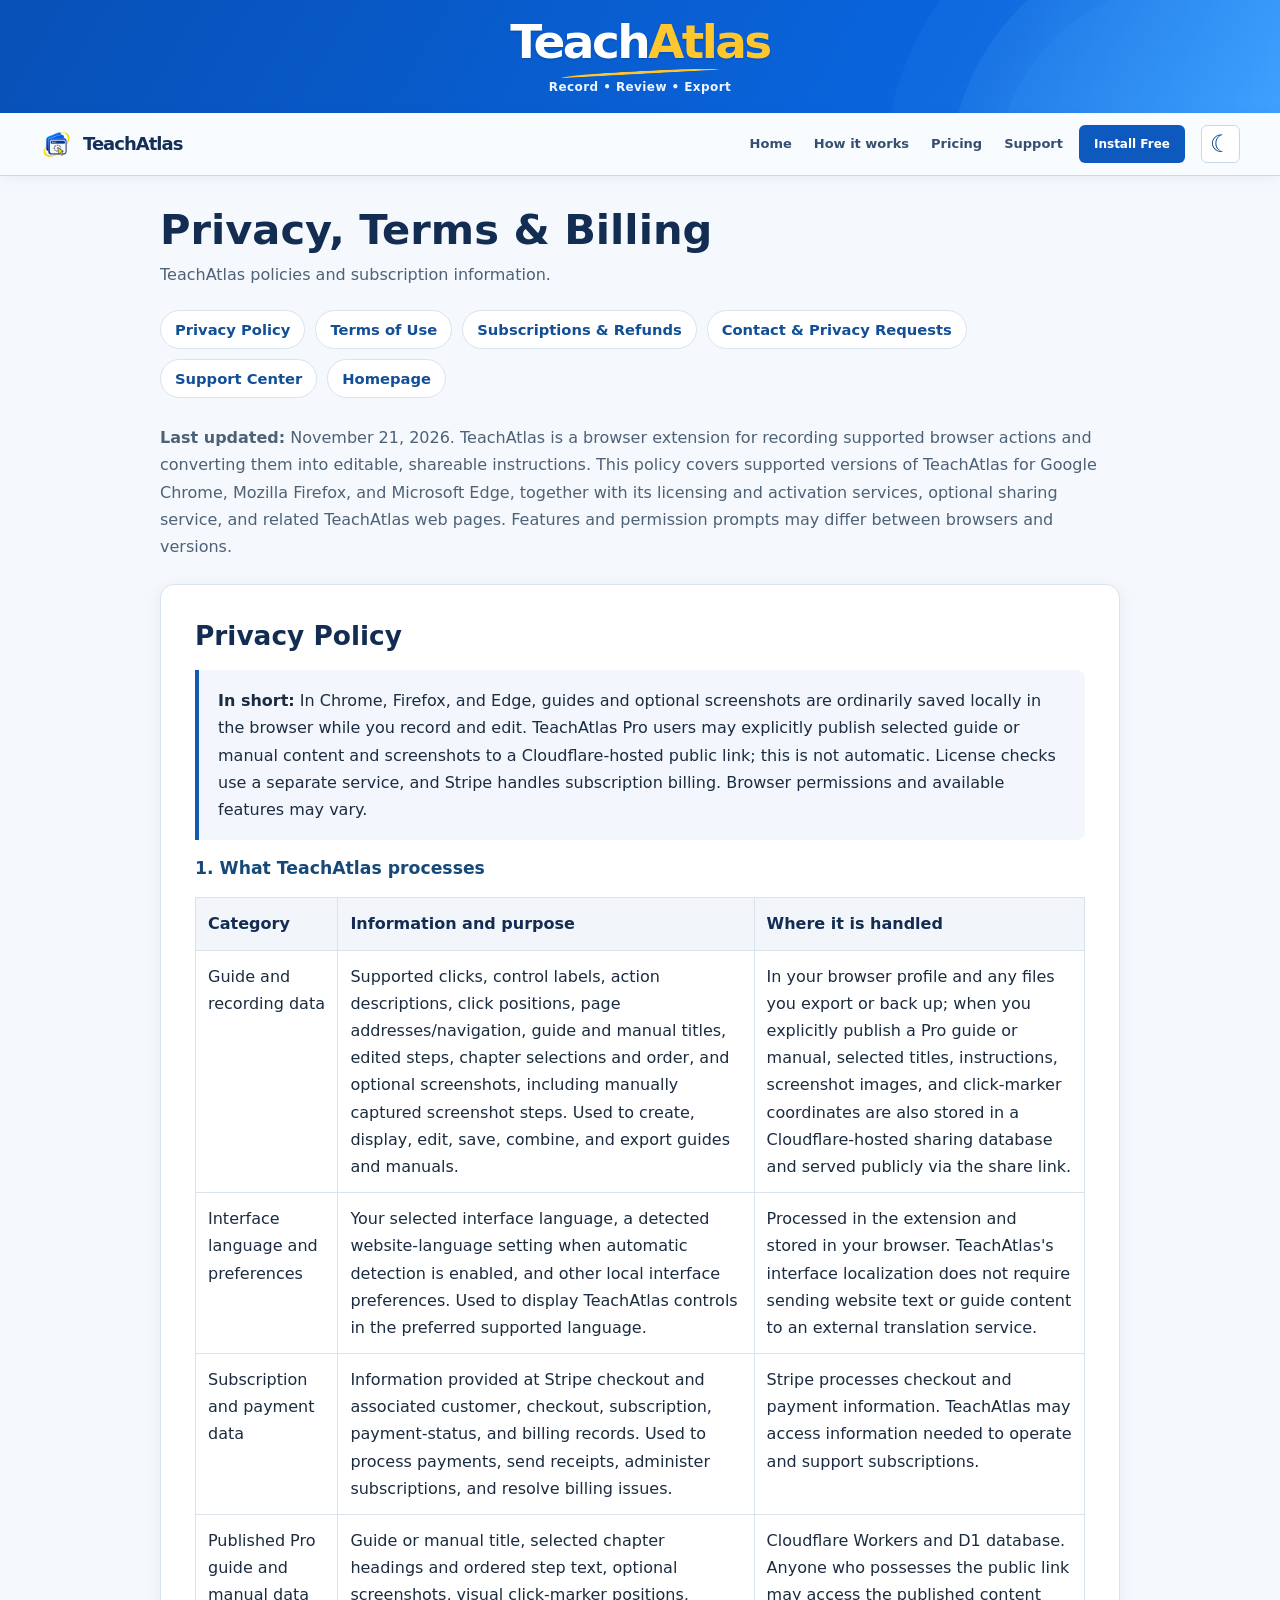
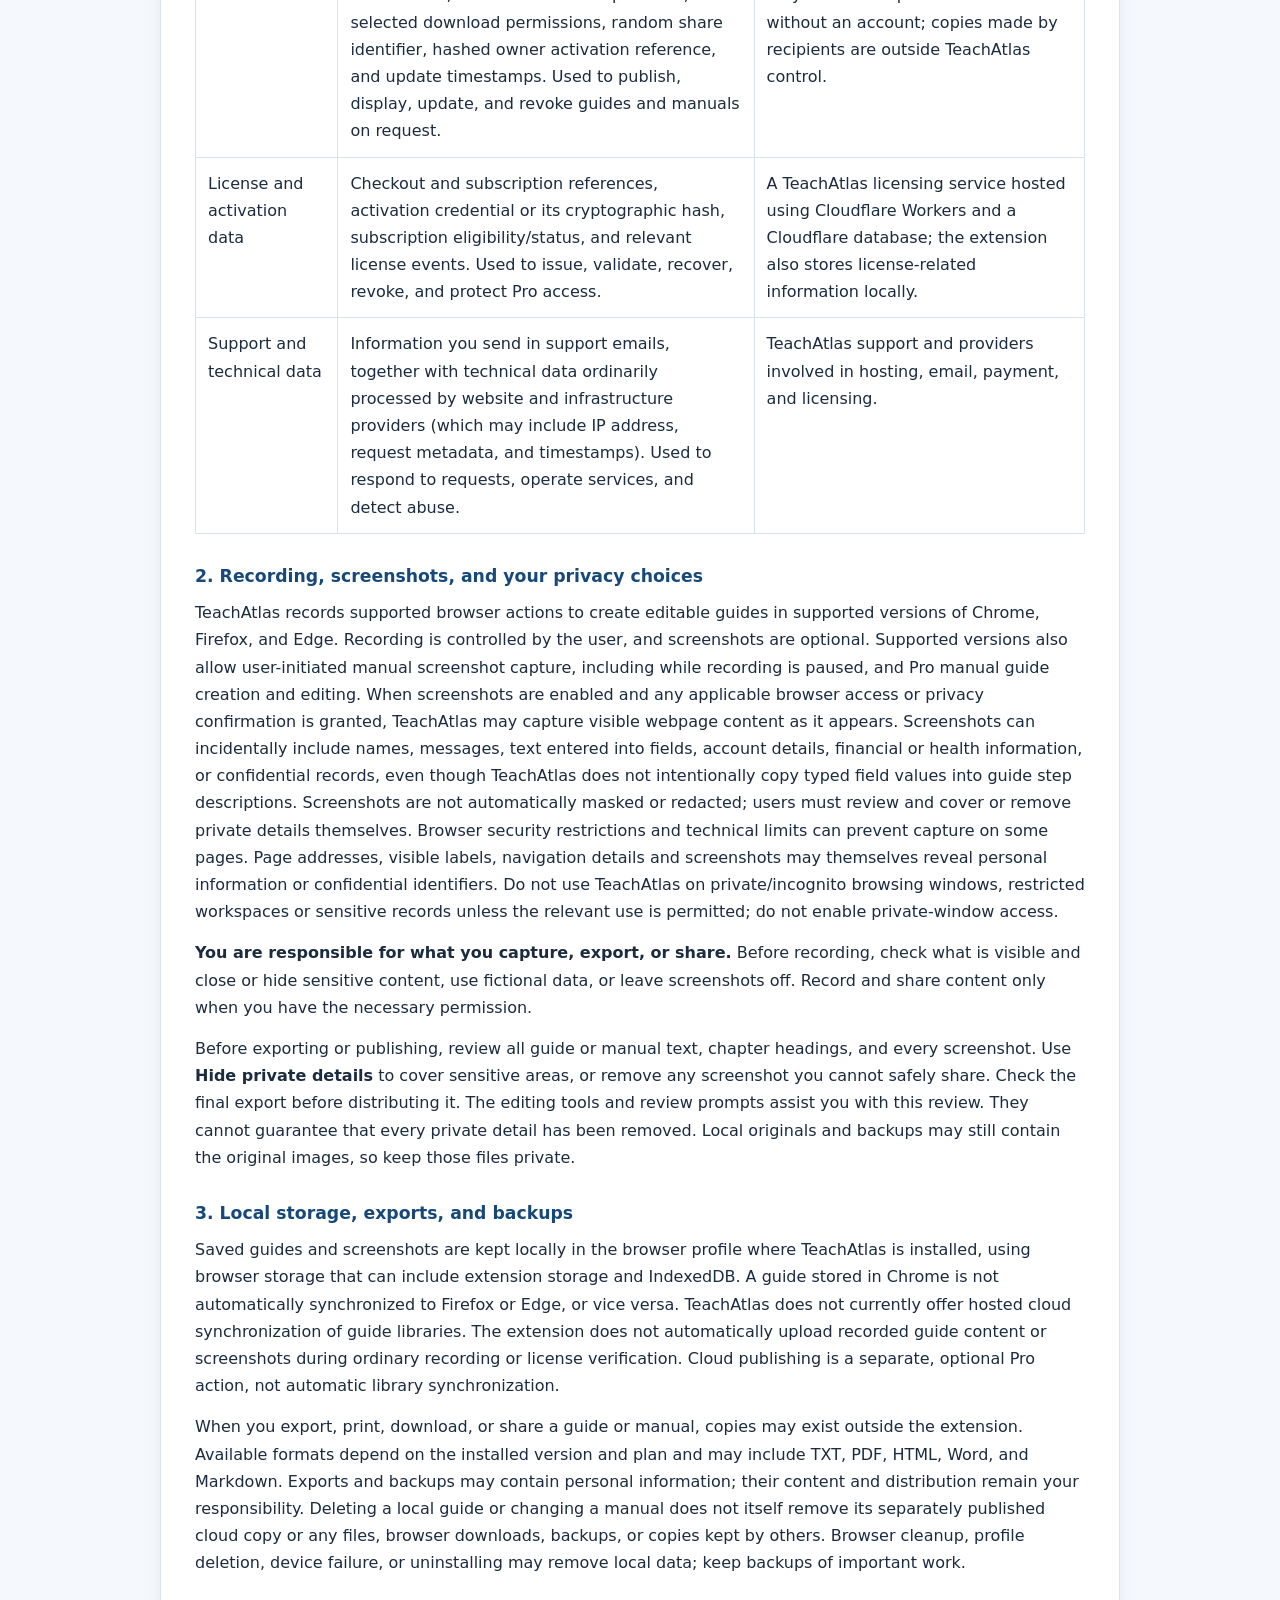
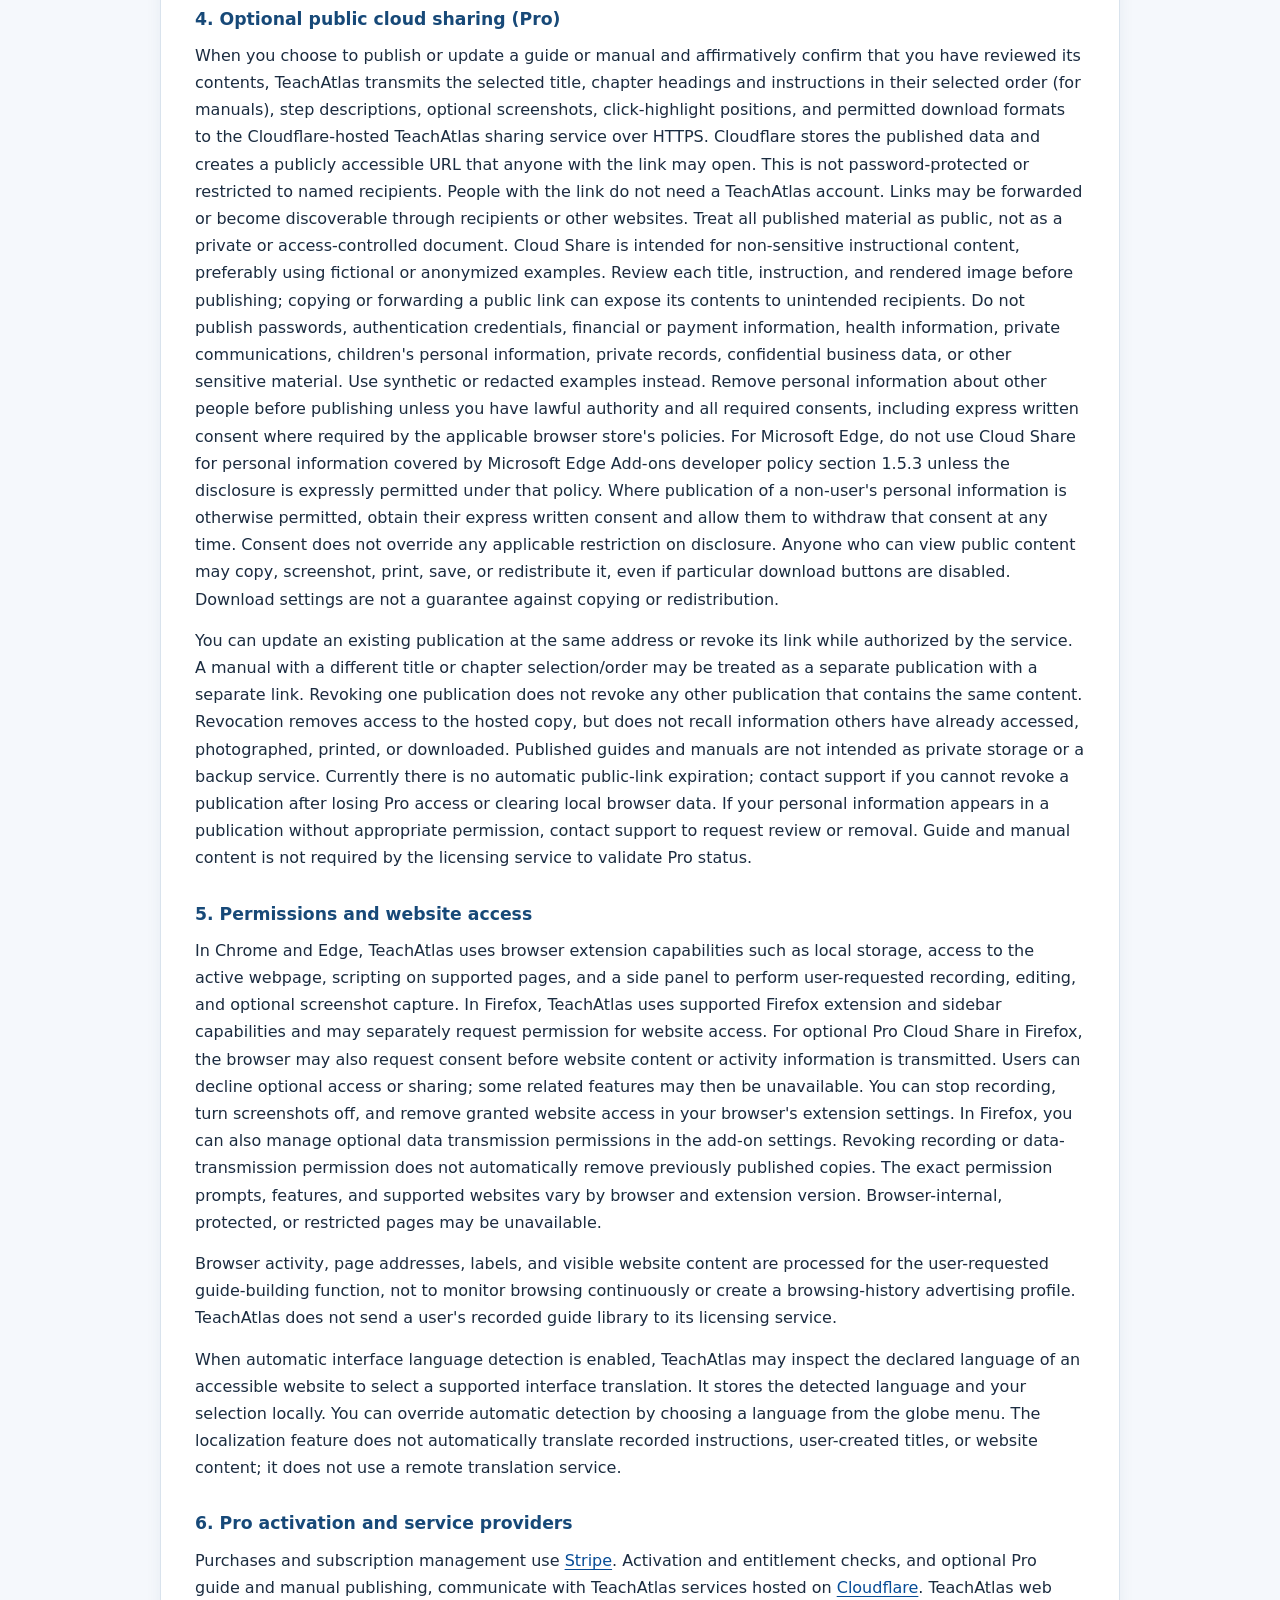
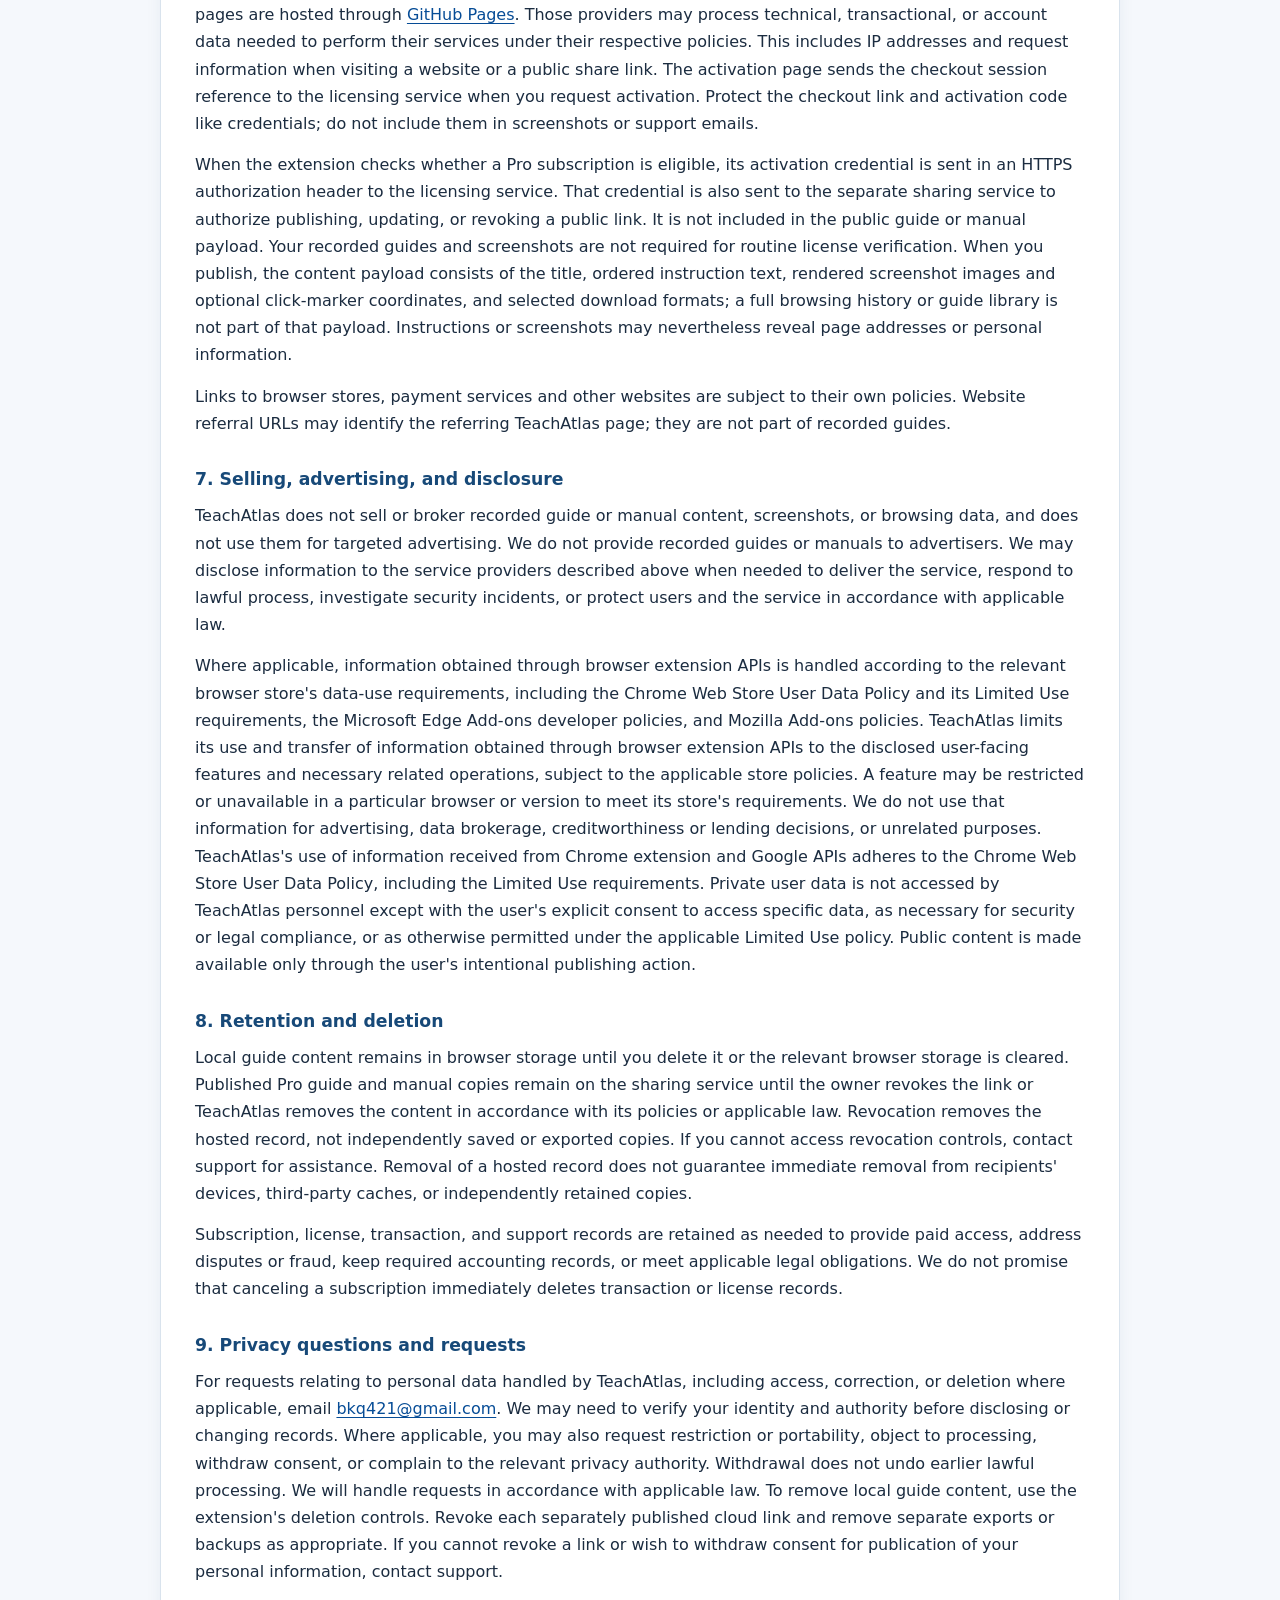
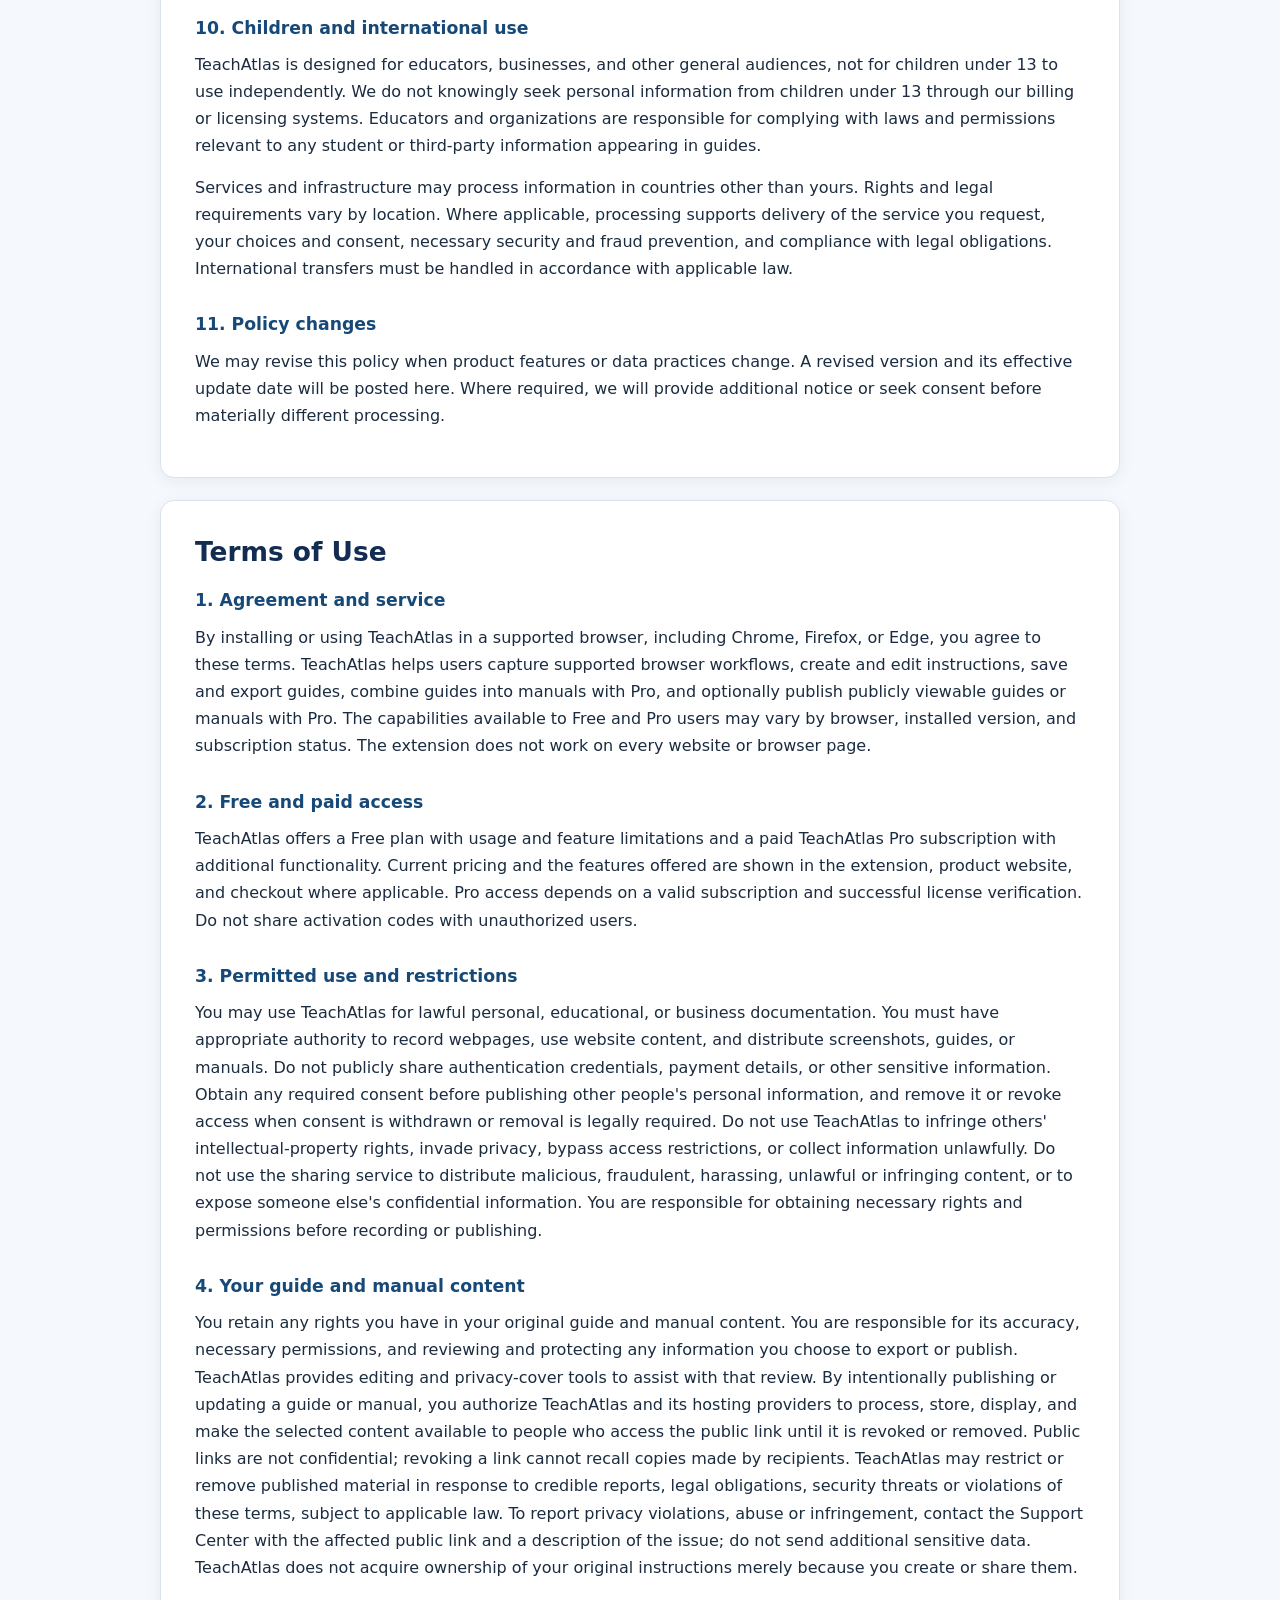
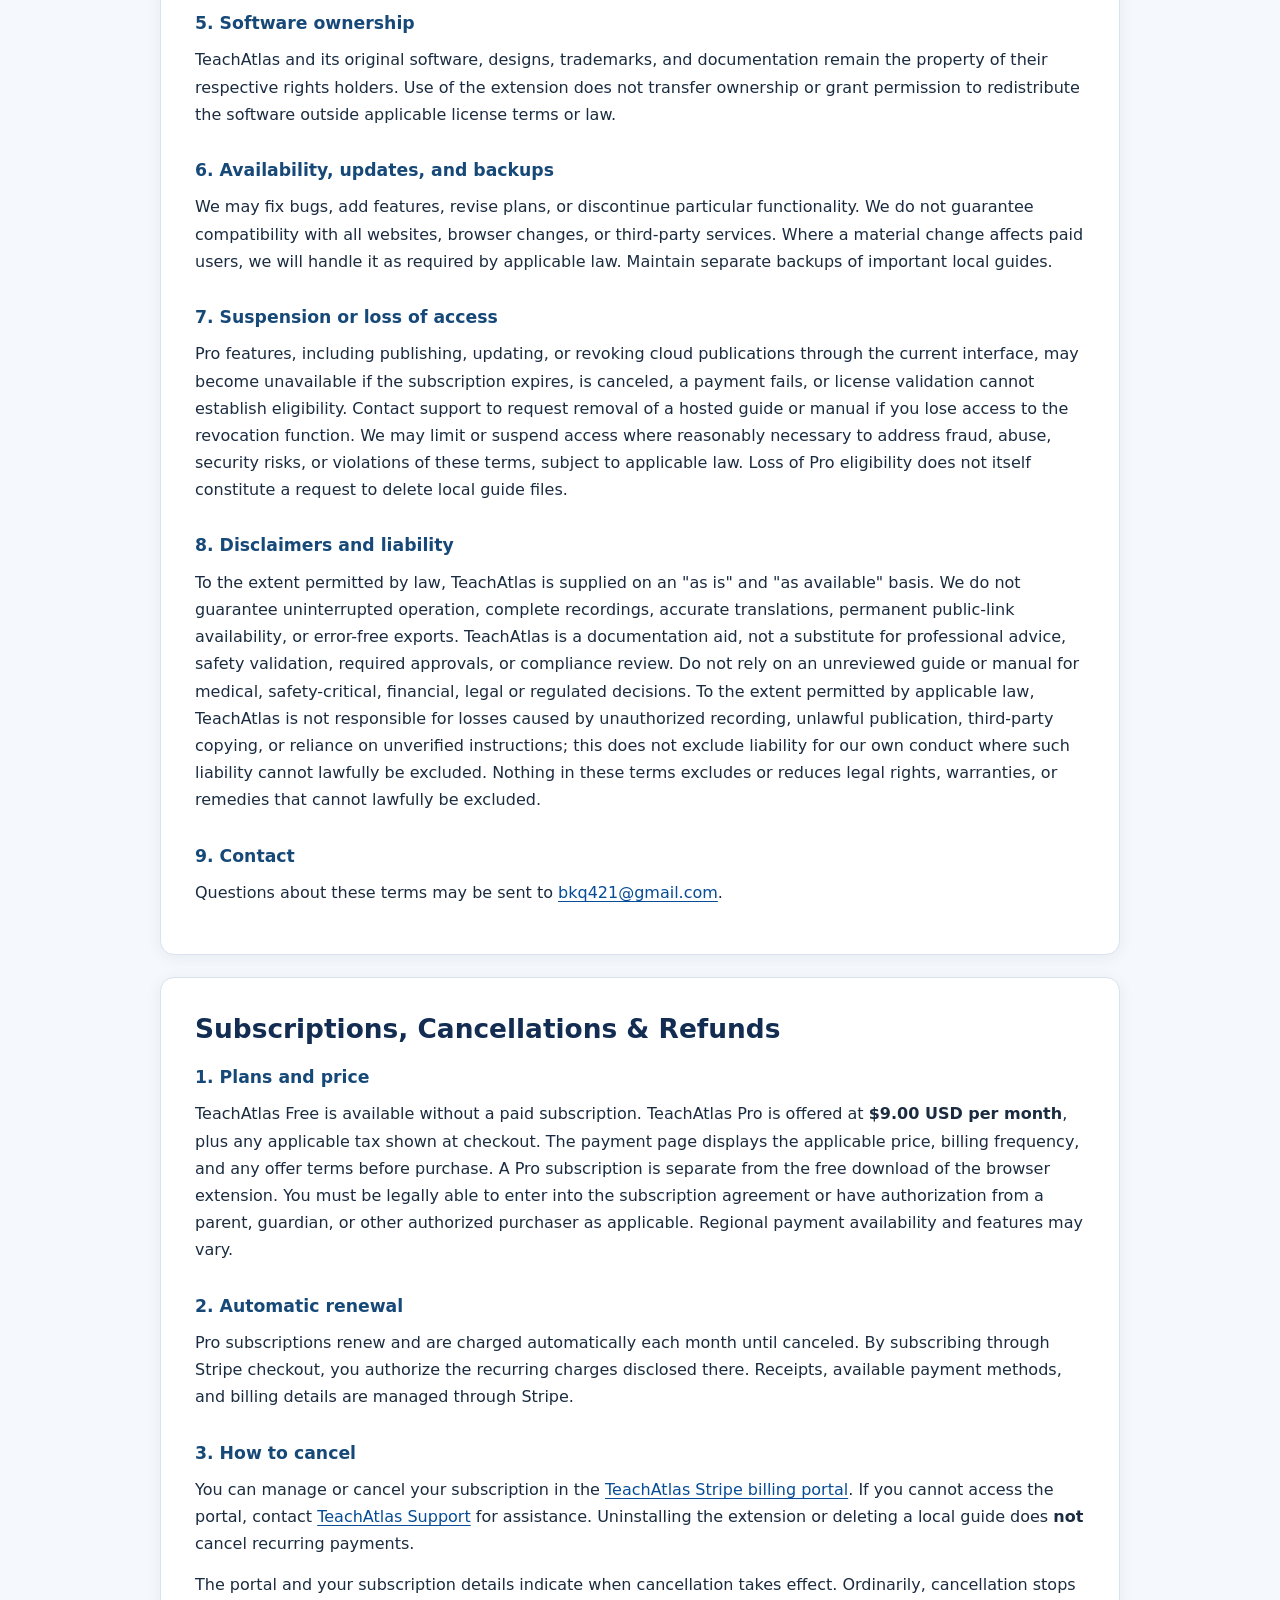
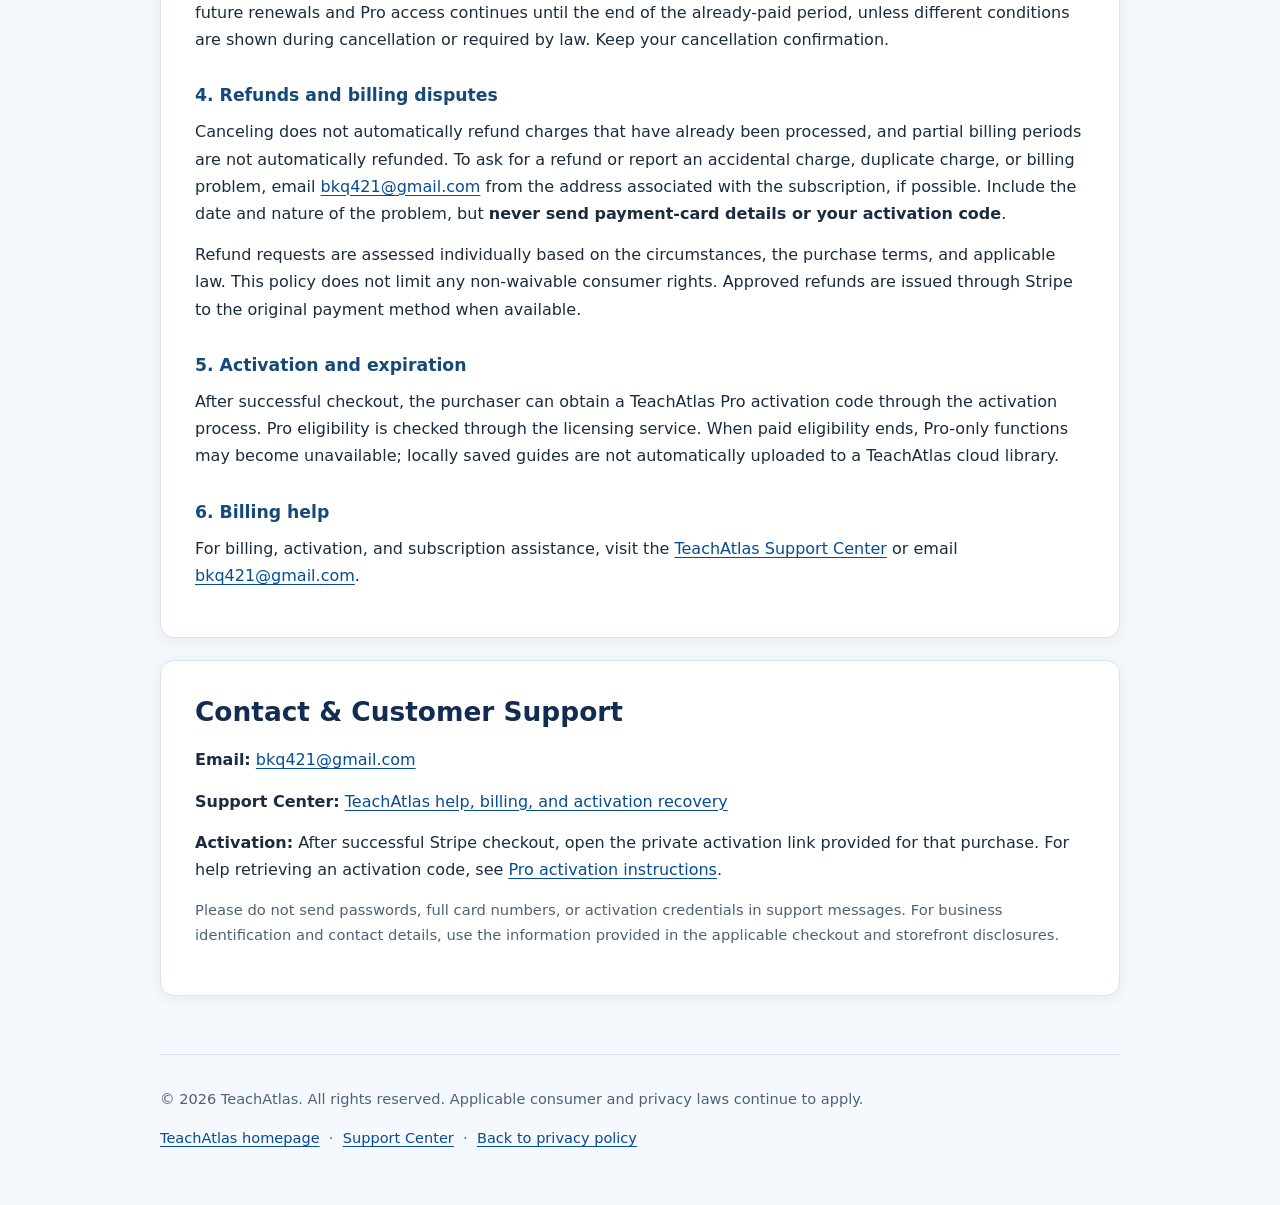
<file: index.html>
<!DOCTYPE html>
<html lang="en">
<head>
  <link rel="icon" href="teachatlas-logo-transparent-192.png?v=20261122c" type="image/png">
  <meta name="google-site-verification" content="cXAoBAqtEDsNp_oUSElmo6HVXO2nb0mPOv6EMpAOVME" />
  <meta name="msvalidate.01" content="57614F9547BE0215F588A8FA9DD81752" />
  <meta charset="utf-8">
  <meta name="viewport" content="width=device-width, initial-scale=1">
  <meta name="description" content="TeachAtlas privacy policy for Chrome, Firefox, and Edge, including guide recording, manual building, interface localization, optional screenshots, Cloud Share, subscriptions, cancellations, refunds, and support.">
  <title>TeachAtlas | Privacy, Terms & Billing</title>
  <meta name="robots" content="index, follow">
  <!-- The directory root and /index.html serve the same static file.
       Redirect bare root only; preserve explicit /index.html for store privacy links.
       No canonical here because the root URL redirects to a different page. -->
  <script>
  (function(){
    var p=window.location.pathname;
    var policyAnchor=/^#(privacy|terms|billing|contact)$/i.test(window.location.hash);
    if(p==='/teachatlas-legal/' && !policyAnchor){
      window.location.replace('home.html'+window.location.search+window.location.hash);
    }
  })();
  </script>
  <style>
    :root { color-scheme: light; --blue:#125bb0; --navy:#122c52; --muted:#4d6177; --line:#d9e3ed; --bg:#f5f8fc; --white:#fff; --yellow:#ffd94c; }
    * { box-sizing:border-box; }
    html { scroll-behavior:smooth; scroll-padding-top:1.25rem; }
    body { margin:0; font:16px/1.7 system-ui,-apple-system,"Segoe UI",Arial,sans-serif; color:#1b2c40; background:var(--bg); }
    a { color:#064c96; text-underline-offset:3px; }
    a:focus-visible { outline:3px solid #e3a600; outline-offset:3px; }
    .wrap { width:min(100% - 36px,960px); margin-inline:auto; }
    .hero { background:linear-gradient(120deg,#104a90 0%,#176cc5 100%); color:white; padding:42px 0 36px; border-bottom:5px solid var(--yellow); }
    .hero h1 { margin:0; letter-spacing:-.02em; font-size:clamp(2rem,4vw,3rem); line-height:1.15; }
    .hero p { margin:12px 0 0; max-width:670px; color:#f2f7ff; }
    nav { padding:18px 0; display:flex; gap:10px; flex-wrap:wrap; }
    nav a { background:white; border:1px solid var(--line); border-radius:20px; color:#124f96; padding:6px 14px; font-size:.92rem; text-decoration:none; font-weight:650; }
    main { padding-bottom:36px; }
    .intro { margin:8px 0 24px; color:var(--muted); }
    .section { background:white; border:1px solid var(--line); border-radius:14px; padding:clamp(20px,4vw,34px); margin:22px 0; box-shadow:0 3px 16px #173d6810; }
    h2 { margin:0 0 18px; font-size:1.65rem; line-height:1.25; color:var(--navy); }
    h3 { font-size:1.08rem; color:#174978; margin:28px 0 7px; }
    h3:first-of-type { margin-top:14px; }
    p { margin:8px 0 14px; }
    ul { padding-left:1.35rem; }
    li { margin:6px 0; }
    .summary { padding:17px 19px; border-left:4px solid var(--blue); background:#f3f7fd; border-radius:0 8px 8px 0; }
    .small { font-size:.92rem; color:var(--muted); }
    .data-table { width:100%; border-collapse:collapse; margin:14px 0 22px; }
    .data-table th,.data-table td { padding:12px; border:1px solid var(--line); text-align:left; vertical-align:top; }
    .data-table th { background:#f2f6fb; color:var(--navy); }
    footer { border-top:1px solid var(--line); color:var(--muted); padding:24px 0 40px; font-size:.91rem; }
    @media (max-width:650px) { .data-table, .data-table tbody, .data-table tr, .data-table th, .data-table td { display:block; } .data-table thead { display:none; } .data-table tr { margin:12px 0; border:1px solid var(--line); border-radius:8px; overflow:hidden; } .data-table th,.data-table td { border:0; } .data-table td:before { content:attr(data-label); display:block; font-weight:700; color:var(--navy); } }
    @media (prefers-reduced-motion:reduce) { html { scroll-behavior:auto; } }
  </style>
<script>try{if(localStorage.getItem("ta_site_dark_mode")==="dark")document.documentElement.setAttribute("data-ta-theme","dark")}catch(_){}</script>
<link rel="stylesheet" href="teachatlas-site-header.css?v=20261122c">
</head>
<body>
<a class="ta-site-skip" href="#main">Skip to content</a>
<div class="ta-site-banner" role="banner">
  <div class="ta-site-banner-inner">
    <a class="ta-site-wordmark" href="home.html" aria-label="TeachAtlas homepage">Teach<span>Atlas</span></a>
    <span class="ta-site-swoosh" aria-hidden="true"></span>
    <p class="ta-site-tagline" lang="en">Record • Review • Export</p>
  </div>
</div>
<div class="ta-site-bar">
  <div class="ta-site-container">
    <a class="ta-site-home" href="home.html" aria-label="TeachAtlas homepage">
      <img src="teachatlas-logo-transparent-192.png?v=20261122c" alt="" width="34" height="34">
      <span>TeachAtlas</span>
    </a>
    <nav class="ta-site-desktop-nav" aria-label="Main navigation">
      <a href="home.html">Home</a>
      <a href="home.html#how">How it works</a>
      <a href="home.html#pricing">Pricing</a>
        <a href="support.html">Support</a>
    </nav>
    <a class="ta-site-install" href="https://chromewebstore.google.com/detail/hfdninhgfekgelahihnpicfgckiepjgm?utm_source=teachatlas_website&amp;utm_medium=referral&amp;utm_campaign=global_header">Install Free</a>
    <details class="ta-site-mobile-menu">
      <summary aria-label="Open website menu"><span class="ta-site-bars" aria-hidden="true">☰</span> Menu</summary>
      <nav class="ta-site-mobile-links" aria-label="Mobile navigation">
        <a href="home.html">Home</a>
        <a href="home.html#how">How it works</a>
        <a href="home.html#pricing">Pricing</a>
        <a href="support.html">Support</a>
        <a href="index.html#privacy">Privacy &amp; Terms</a>
      </nav>
    </details>
    <button type="button" class="ta-site-theme-toggle" id="ta-theme-toggle" aria-label="Switch to dark mode" aria-pressed="false" title="Switch to dark mode">
      <span class="ta-site-moon" aria-hidden="true">☾</span><span class="ta-site-sun" aria-hidden="true">☀</span>
    </button>
  </div>
</div>
<script>
(function () {
  "use strict";
  var root = document.documentElement;
  var toggle = document.getElementById("ta-theme-toggle");
  if (!toggle) return;

  function render(dark) {
    if (dark) root.setAttribute("data-ta-theme", "dark");
    else root.removeAttribute("data-ta-theme");
    toggle.setAttribute("aria-pressed", dark ? "true" : "false");
    var title = dark ? "Switch to light mode" : "Switch to dark mode";
    toggle.setAttribute("aria-label", title);
    toggle.setAttribute("title", title);
  }

  render(root.getAttribute("data-ta-theme") === "dark");

  toggle.addEventListener("click", function () {
    var dark = root.getAttribute("data-ta-theme") !== "dark";
    render(dark);
    try { localStorage.setItem("ta_site_dark_mode", dark ? "dark" : "light"); } catch (err) {}
  });

  window.addEventListener("storage", function (event) {
    if (event.key === "ta_site_dark_mode") render(event.newValue === "dark");
  });
}());
</script>
<div class="wrap" style="padding:29px 0 4px">
  <h1 style="margin:0 0 6px;font-size:clamp(1.9rem,4vw,2.6rem);line-height:1.2;color:#122c52">Privacy, Terms &amp; Billing</h1>
  <p style="margin:0;color:#4d6177">TeachAtlas policies and subscription information.</p>
</div>
<div class="wrap">
  <nav aria-label="Legal information navigation">
    <a href="#privacy">Privacy Policy</a>
    <a href="#terms">Terms of Use</a>
    <a href="#billing">Subscriptions &amp; Refunds</a>
    <a href="#contact">Contact &amp; Privacy Requests</a>
    <a href="support.html">Support Center</a>
    <a href="home.html">Homepage</a>
  </nav>
  <main id="main">
    <p class="intro"><strong>Last updated:</strong> November 21, 2026. TeachAtlas is a browser extension for recording supported browser actions and converting them into editable, shareable instructions. This policy covers supported versions of TeachAtlas for Google Chrome, Mozilla Firefox, and Microsoft Edge, together with its licensing and activation services, optional sharing service, and related TeachAtlas web pages. Features and permission prompts may differ between browsers and versions.</p>
    <section id="privacy" class="section" aria-labelledby="privacy-title">
      <h2 id="privacy-title">Privacy Policy</h2>
      <p class="summary"><strong>In short:</strong> In Chrome, Firefox, and Edge, guides and optional screenshots are ordinarily saved locally in the browser while you record and edit. TeachAtlas Pro users may explicitly publish selected guide or manual content and screenshots to a Cloudflare-hosted public link; this is not automatic. License checks use a separate service, and Stripe handles subscription billing. Browser permissions and available features may vary.</p>

      <h3>1. What TeachAtlas processes</h3>
      <table class="data-table">
        <thead><tr><th scope="col">Category</th><th scope="col">Information and purpose</th><th scope="col">Where it is handled</th></tr></thead>
        <tbody>
          <tr><td data-label="Category">Guide and recording data</td><td data-label="Information and purpose">Supported clicks, control labels, action descriptions, click positions, page addresses/navigation, guide and manual titles, edited steps, chapter selections and order, and optional screenshots, including manually captured screenshot steps. Used to create, display, edit, save, combine, and export guides and manuals.</td><td data-label="Where it is handled">In your browser profile and any files you export or back up; when you explicitly publish a Pro guide or manual, selected titles, instructions, screenshot images, and click-marker coordinates are also stored in a Cloudflare-hosted sharing database and served publicly via the share link.</td></tr>
          <tr><td data-label="Category">Interface language and preferences</td><td data-label="Information and purpose">Your selected interface language, a detected website-language setting when automatic detection is enabled, and other local interface preferences. Used to display TeachAtlas controls in the preferred supported language.</td><td data-label="Where it is handled">Processed in the extension and stored in your browser. TeachAtlas's interface localization does not require sending website text or guide content to an external translation service.</td></tr>
          <tr><td data-label="Category">Subscription and payment data</td><td data-label="Information and purpose">Information provided at Stripe checkout and associated customer, checkout, subscription, payment-status, and billing records. Used to process payments, send receipts, administer subscriptions, and resolve billing issues.</td><td data-label="Where it is handled">Stripe processes checkout and payment information. TeachAtlas may access information needed to operate and support subscriptions.</td></tr>
          <tr><td data-label="Category">Published Pro guide and manual data</td><td data-label="Information and purpose">Guide or manual title, selected chapter headings and ordered step text, optional screenshots, visual click-marker positions, selected download permissions, random share identifier, hashed owner activation reference, and update timestamps. Used to publish, display, update, and revoke guides and manuals on request.</td><td data-label="Where it is handled">Cloudflare Workers and D1 database. Anyone who possesses the public link may access the published content without an account; copies made by recipients are outside TeachAtlas control.</td></tr>
          <tr><td data-label="Category">License and activation data</td><td data-label="Information and purpose">Checkout and subscription references, activation credential or its cryptographic hash, subscription eligibility/status, and relevant license events. Used to issue, validate, recover, revoke, and protect Pro access.</td><td data-label="Where it is handled">A TeachAtlas licensing service hosted using Cloudflare Workers and a Cloudflare database; the extension also stores license-related information locally.</td></tr>
          <tr><td data-label="Category">Support and technical data</td><td data-label="Information and purpose">Information you send in support emails, together with technical data ordinarily processed by website and infrastructure providers (which may include IP address, request metadata, and timestamps). Used to respond to requests, operate services, and detect abuse.</td><td data-label="Where it is handled">TeachAtlas support and providers involved in hosting, email, payment, and licensing.</td></tr>
        </tbody>
      </table>

      <h3>2. Recording, screenshots, and your privacy choices</h3>
      <p>TeachAtlas records supported browser actions to create editable guides in supported versions of Chrome, Firefox, and Edge. Recording is controlled by the user, and screenshots are optional. Supported versions also allow user-initiated manual screenshot capture, including while recording is paused, and Pro manual guide creation and editing. When screenshots are enabled and any applicable browser access or privacy confirmation is granted, TeachAtlas may capture visible webpage content as it appears. Screenshots can incidentally include names, messages, text entered into fields, account details, financial or health information, or confidential records, even though TeachAtlas does not intentionally copy typed field values into guide step descriptions. Screenshots are not automatically masked or redacted; users must review and cover or remove private details themselves. Browser security restrictions and technical limits can prevent capture on some pages. Page addresses, visible labels, navigation details and screenshots may themselves reveal personal information or confidential identifiers. Do not use TeachAtlas on private/incognito browsing windows, restricted workspaces or sensitive records unless the relevant use is permitted; do not enable private-window access.</p>
      <p><strong>You are responsible for what you capture, export, or share.</strong> Before recording, check what is visible and close or hide sensitive content, use fictional data, or leave screenshots off. Record and share content only when you have the necessary permission.</p>
      <p>Before exporting or publishing, review all guide or manual text, chapter headings, and every screenshot. Use <strong>Hide private details</strong> to cover sensitive areas, or remove any screenshot you cannot safely share. Check the final export before distributing it. The editing tools and review prompts assist you with this review. They cannot guarantee that every private detail has been removed. Local originals and backups may still contain the original images, so keep those files private.</p>

      <h3>3. Local storage, exports, and backups</h3>
      <p>Saved guides and screenshots are kept locally in the browser profile where TeachAtlas is installed, using browser storage that can include extension storage and IndexedDB. A guide stored in Chrome is not automatically synchronized to Firefox or Edge, or vice versa. TeachAtlas does not currently offer hosted cloud synchronization of guide libraries. The extension does not automatically upload recorded guide content or screenshots during ordinary recording or license verification. Cloud publishing is a separate, optional Pro action, not automatic library synchronization.</p>
      <p>When you export, print, download, or share a guide or manual, copies may exist outside the extension. Available formats depend on the installed version and plan and may include TXT, PDF, HTML, Word, and Markdown. Exports and backups may contain personal information; their content and distribution remain your responsibility. Deleting a local guide or changing a manual does not itself remove its separately published cloud copy or any files, browser downloads, backups, or copies kept by others. Browser cleanup, profile deletion, device failure, or uninstalling may remove local data; keep backups of important work.</p>

      <h3>4. Optional public cloud sharing (Pro)</h3>
      <p>When you choose to publish or update a guide or manual and affirmatively confirm that you have reviewed its contents, TeachAtlas transmits the selected title, chapter headings and instructions in their selected order (for manuals), step descriptions, optional screenshots, click-highlight positions, and permitted download formats to the Cloudflare-hosted TeachAtlas sharing service over HTTPS. Cloudflare stores the published data and creates a publicly accessible URL that anyone with the link may open. This is not password-protected or restricted to named recipients. People with the link do not need a TeachAtlas account. Links may be forwarded or become discoverable through recipients or other websites. Treat all published material as public, not as a private or access-controlled document. Cloud Share is intended for non-sensitive instructional content, preferably using fictional or anonymized examples. Review each title, instruction, and rendered image before publishing; copying or forwarding a public link can expose its contents to unintended recipients. Do not publish passwords, authentication credentials, financial or payment information, health information, private communications, children's personal information, private records, confidential business data, or other sensitive material. Use synthetic or redacted examples instead. Remove personal information about other people before publishing unless you have lawful authority and all required consents, including express written consent where required by the applicable browser store's policies. For Microsoft Edge, do not use Cloud Share for personal information covered by Microsoft Edge Add-ons developer policy section 1.5.3 unless the disclosure is expressly permitted under that policy. Where publication of a non-user's personal information is otherwise permitted, obtain their express written consent and allow them to withdraw that consent at any time. Consent does not override any applicable restriction on disclosure. Anyone who can view public content may copy, screenshot, print, save, or redistribute it, even if particular download buttons are disabled. Download settings are not a guarantee against copying or redistribution.</p>
      <p>You can update an existing publication at the same address or revoke its link while authorized by the service. A manual with a different title or chapter selection/order may be treated as a separate publication with a separate link. Revoking one publication does not revoke any other publication that contains the same content. Revocation removes access to the hosted copy, but does not recall information others have already accessed, photographed, printed, or downloaded. Published guides and manuals are not intended as private storage or a backup service. Currently there is no automatic public-link expiration; contact support if you cannot revoke a publication after losing Pro access or clearing local browser data. If your personal information appears in a publication without appropriate permission, contact support to request review or removal. Guide and manual content is not required by the licensing service to validate Pro status.</p>

      <h3>5. Permissions and website access</h3>
      <p>In Chrome and Edge, TeachAtlas uses browser extension capabilities such as local storage, access to the active webpage, scripting on supported pages, and a side panel to perform user-requested recording, editing, and optional screenshot capture. In Firefox, TeachAtlas uses supported Firefox extension and sidebar capabilities and may separately request permission for website access. For optional Pro Cloud Share in Firefox, the browser may also request consent before website content or activity information is transmitted. Users can decline optional access or sharing; some related features may then be unavailable. You can stop recording, turn screenshots off, and remove granted website access in your browser's extension settings. In Firefox, you can also manage optional data transmission permissions in the add-on settings. Revoking recording or data-transmission permission does not automatically remove previously published copies. The exact permission prompts, features, and supported websites vary by browser and extension version. Browser-internal, protected, or restricted pages may be unavailable.</p>
      <p>Browser activity, page addresses, labels, and visible website content are processed for the user-requested guide-building function, not to monitor browsing continuously or create a browsing-history advertising profile. TeachAtlas does not send a user's recorded guide library to its licensing service.</p>

      <p>When automatic interface language detection is enabled, TeachAtlas may inspect the declared language of an accessible website to select a supported interface translation. It stores the detected language and your selection locally. You can override automatic detection by choosing a language from the globe menu. The localization feature does not automatically translate recorded instructions, user-created titles, or website content; it does not use a remote translation service.</p>

      <h3>6. Pro activation and service providers</h3>
      <p>Purchases and subscription management use <a href="https://stripe.com/privacy" rel="noopener noreferrer">Stripe</a>. Activation and entitlement checks, and optional Pro guide and manual publishing, communicate with TeachAtlas services hosted on <a href="https://www.cloudflare.com/privacypolicy/" rel="noopener noreferrer">Cloudflare</a>. TeachAtlas web pages are hosted through <a href="https://docs.github.com/en/site-policy/privacy-policies/github-general-privacy-statement" rel="noopener noreferrer">GitHub Pages</a>. Those providers may process technical, transactional, or account data needed to perform their services under their respective policies. This includes IP addresses and request information when visiting a website or a public share link. The activation page sends the checkout session reference to the licensing service when you request activation. Protect the checkout link and activation code like credentials; do not include them in screenshots or support emails.</p>
      <p>When the extension checks whether a Pro subscription is eligible, its activation credential is sent in an HTTPS authorization header to the licensing service. That credential is also sent to the separate sharing service to authorize publishing, updating, or revoking a public link. It is not included in the public guide or manual payload. Your recorded guides and screenshots are not required for routine license verification. When you publish, the content payload consists of the title, ordered instruction text, rendered screenshot images and optional click-marker coordinates, and selected download formats; a full browsing history or guide library is not part of that payload. Instructions or screenshots may nevertheless reveal page addresses or personal information.</p>

      <p>Links to browser stores, payment services and other websites are subject to their own policies. Website referral URLs may identify the referring TeachAtlas page; they are not part of recorded guides.</p>

      <h3>7. Selling, advertising, and disclosure</h3>
      <p>TeachAtlas does not sell or broker recorded guide or manual content, screenshots, or browsing data, and does not use them for targeted advertising. We do not provide recorded guides or manuals to advertisers. We may disclose information to the service providers described above when needed to deliver the service, respond to lawful process, investigate security incidents, or protect users and the service in accordance with applicable law.</p>
      <p>Where applicable, information obtained through browser extension APIs is handled according to the relevant browser store's data-use requirements, including the Chrome Web Store User Data Policy and its Limited Use requirements, the Microsoft Edge Add-ons developer policies, and Mozilla Add-ons policies. TeachAtlas limits its use and transfer of information obtained through browser extension APIs to the disclosed user-facing features and necessary related operations, subject to the applicable store policies. A feature may be restricted or unavailable in a particular browser or version to meet its store's requirements. We do not use that information for advertising, data brokerage, creditworthiness or lending decisions, or unrelated purposes. TeachAtlas's use of information received from Chrome extension and Google APIs adheres to the Chrome Web Store User Data Policy, including the Limited Use requirements. Private user data is not accessed by TeachAtlas personnel except with the user's explicit consent to access specific data, as necessary for security or legal compliance, or as otherwise permitted under the applicable Limited Use policy. Public content is made available only through the user's intentional publishing action.</p>

      <h3>8. Retention and deletion</h3>
      <p>Local guide content remains in browser storage until you delete it or the relevant browser storage is cleared. Published Pro guide and manual copies remain on the sharing service until the owner revokes the link or TeachAtlas removes the content in accordance with its policies or applicable law. Revocation removes the hosted record, not independently saved or exported copies. If you cannot access revocation controls, contact support for assistance. Removal of a hosted record does not guarantee immediate removal from recipients' devices, third-party caches, or independently retained copies.</p>
      <p>Subscription, license, transaction, and support records are retained as needed to provide paid access, address disputes or fraud, keep required accounting records, or meet applicable legal obligations. We do not promise that canceling a subscription immediately deletes transaction or license records.</p>

      <h3>9. Privacy questions and requests</h3>
      <p>For requests relating to personal data handled by TeachAtlas, including access, correction, or deletion where applicable, email <a href="mailto:bkq421@gmail.com?subject=TeachAtlas%20Privacy%20Request">bkq421@gmail.com</a>. We may need to verify your identity and authority before disclosing or changing records. Where applicable, you may also request restriction or portability, object to processing, withdraw consent, or complain to the relevant privacy authority. Withdrawal does not undo earlier lawful processing. We will handle requests in accordance with applicable law. To remove local guide content, use the extension's deletion controls. Revoke each separately published cloud link and remove separate exports or backups as appropriate. If you cannot revoke a link or wish to withdraw consent for publication of your personal information, contact support.</p>

      <h3>10. Children and international use</h3>
      <p>TeachAtlas is designed for educators, businesses, and other general audiences, not for children under 13 to use independently. We do not knowingly seek personal information from children under 13 through our billing or licensing systems. Educators and organizations are responsible for complying with laws and permissions relevant to any student or third-party information appearing in guides.</p>
      <p>Services and infrastructure may process information in countries other than yours. Rights and legal requirements vary by location. Where applicable, processing supports delivery of the service you request, your choices and consent, necessary security and fraud prevention, and compliance with legal obligations. International transfers must be handled in accordance with applicable law.</p>

      <h3>11. Policy changes</h3>
      <p>We may revise this policy when product features or data practices change. A revised version and its effective update date will be posted here. Where required, we will provide additional notice or seek consent before materially different processing.</p>
    </section>

    <section id="terms" class="section" aria-labelledby="terms-title">
      <h2 id="terms-title">Terms of Use</h2>
      <h3>1. Agreement and service</h3>
      <p>By installing or using TeachAtlas in a supported browser, including Chrome, Firefox, or Edge, you agree to these terms. TeachAtlas helps users capture supported browser workflows, create and edit instructions, save and export guides, combine guides into manuals with Pro, and optionally publish publicly viewable guides or manuals with Pro. The capabilities available to Free and Pro users may vary by browser, installed version, and subscription status. The extension does not work on every website or browser page.</p>

      <h3>2. Free and paid access</h3>
      <p>TeachAtlas offers a Free plan with usage and feature limitations and a paid TeachAtlas Pro subscription with additional functionality. Current pricing and the features offered are shown in the extension, product website, and checkout where applicable. Pro access depends on a valid subscription and successful license verification. Do not share activation codes with unauthorized users.</p>

      <h3>3. Permitted use and restrictions</h3>
      <p>You may use TeachAtlas for lawful personal, educational, or business documentation. You must have appropriate authority to record webpages, use website content, and distribute screenshots, guides, or manuals. Do not publicly share authentication credentials, payment details, or other sensitive information. Obtain any required consent before publishing other people's personal information, and remove it or revoke access when consent is withdrawn or removal is legally required. Do not use TeachAtlas to infringe others' intellectual-property rights, invade privacy, bypass access restrictions, or collect information unlawfully. Do not use the sharing service to distribute malicious, fraudulent, harassing, unlawful or infringing content, or to expose someone else's confidential information. You are responsible for obtaining necessary rights and permissions before recording or publishing.</p>

      <h3>4. Your guide and manual content</h3>
      <p>You retain any rights you have in your original guide and manual content. You are responsible for its accuracy, necessary permissions, and reviewing and protecting any information you choose to export or publish. TeachAtlas provides editing and privacy-cover tools to assist with that review. By intentionally publishing or updating a guide or manual, you authorize TeachAtlas and its hosting providers to process, store, display, and make the selected content available to people who access the public link until it is revoked or removed. Public links are not confidential; revoking a link cannot recall copies made by recipients. TeachAtlas may restrict or remove published material in response to credible reports, legal obligations, security threats or violations of these terms, subject to applicable law. To report privacy violations, abuse or infringement, contact the Support Center with the affected public link and a description of the issue; do not send additional sensitive data. TeachAtlas does not acquire ownership of your original instructions merely because you create or share them.</p>

      <h3>5. Software ownership</h3>
      <p>TeachAtlas and its original software, designs, trademarks, and documentation remain the property of their respective rights holders. Use of the extension does not transfer ownership or grant permission to redistribute the software outside applicable license terms or law.</p>

      <h3>6. Availability, updates, and backups</h3>
      <p>We may fix bugs, add features, revise plans, or discontinue particular functionality. We do not guarantee compatibility with all websites, browser changes, or third-party services. Where a material change affects paid users, we will handle it as required by applicable law. Maintain separate backups of important local guides.</p>

      <h3>7. Suspension or loss of access</h3>
      <p>Pro features, including publishing, updating, or revoking cloud publications through the current interface, may become unavailable if the subscription expires, is canceled, a payment fails, or license validation cannot establish eligibility. Contact support to request removal of a hosted guide or manual if you lose access to the revocation function. We may limit or suspend access where reasonably necessary to address fraud, abuse, security risks, or violations of these terms, subject to applicable law. Loss of Pro eligibility does not itself constitute a request to delete local guide files.</p>

      <h3>8. Disclaimers and liability</h3>
      <p>To the extent permitted by law, TeachAtlas is supplied on an "as is" and "as available" basis. We do not guarantee uninterrupted operation, complete recordings, accurate translations, permanent public-link availability, or error-free exports. TeachAtlas is a documentation aid, not a substitute for professional advice, safety validation, required approvals, or compliance review. Do not rely on an unreviewed guide or manual for medical, safety-critical, financial, legal or regulated decisions. To the extent permitted by applicable law, TeachAtlas is not responsible for losses caused by unauthorized recording, unlawful publication, third-party copying, or reliance on unverified instructions; this does not exclude liability for our own conduct where such liability cannot lawfully be excluded. Nothing in these terms excludes or reduces legal rights, warranties, or remedies that cannot lawfully be excluded.</p>

      <h3>9. Contact</h3>
      <p>Questions about these terms may be sent to <a href="mailto:bkq421@gmail.com">bkq421@gmail.com</a>.</p>
    </section>

    <section id="billing" class="section" aria-labelledby="billing-title">
      <h2 id="billing-title">Subscriptions, Cancellations &amp; Refunds</h2>
      <h3>1. Plans and price</h3>
      <p>TeachAtlas Free is available without a paid subscription. TeachAtlas Pro is offered at <strong>$9.00 USD per month</strong>, plus any applicable tax shown at checkout. The payment page displays the applicable price, billing frequency, and any offer terms before purchase. A Pro subscription is separate from the free download of the browser extension. You must be legally able to enter into the subscription agreement or have authorization from a parent, guardian, or other authorized purchaser as applicable. Regional payment availability and features may vary.</p>

      <h3>2. Automatic renewal</h3>
      <p>Pro subscriptions renew and are charged automatically each month until canceled. By subscribing through Stripe checkout, you authorize the recurring charges disclosed there. Receipts, available payment methods, and billing details are managed through Stripe.</p>

      <h3>3. How to cancel</h3>
      <p>You can manage or cancel your subscription in the <a href="https://billing.stripe.com/p/login/aFa9AV1mReOg6xP44S2wU00" rel="noopener noreferrer">TeachAtlas Stripe billing portal</a>. If you cannot access the portal, contact <a href="mailto:bkq421@gmail.com?subject=TeachAtlas%20Cancellation%20Help">TeachAtlas Support</a> for assistance. Uninstalling the extension or deleting a local guide does <strong>not</strong> cancel recurring payments.</p>
      <p>The portal and your subscription details indicate when cancellation takes effect. Ordinarily, cancellation stops future renewals and Pro access continues until the end of the already-paid period, unless different conditions are shown during cancellation or required by law. Keep your cancellation confirmation.</p>

      <h3>4. Refunds and billing disputes</h3>
      <p>Canceling does not automatically refund charges that have already been processed, and partial billing periods are not automatically refunded. To ask for a refund or report an accidental charge, duplicate charge, or billing problem, email <a href="mailto:bkq421@gmail.com?subject=TeachAtlas%20Billing%20or%20Refund%20Request">bkq421@gmail.com</a> from the address associated with the subscription, if possible. Include the date and nature of the problem, but <strong>never send payment-card details or your activation code</strong>.</p>
      <p>Refund requests are assessed individually based on the circumstances, the purchase terms, and applicable law. This policy does not limit any non-waivable consumer rights. Approved refunds are issued through Stripe to the original payment method when available.</p>

      <h3>5. Activation and expiration</h3>
      <p>After successful checkout, the purchaser can obtain a TeachAtlas Pro activation code through the activation process. Pro eligibility is checked through the licensing service. When paid eligibility ends, Pro-only functions may become unavailable; locally saved guides are not automatically uploaded to a TeachAtlas cloud library.</p>

      <h3>6. Billing help</h3>
      <p>For billing, activation, and subscription assistance, visit the <a href="support.html">TeachAtlas Support Center</a> or email <a href="mailto:bkq421@gmail.com">bkq421@gmail.com</a>.</p>
    </section>

    <section id="contact" class="section" aria-labelledby="contact-title">
      <h2 id="contact-title">Contact &amp; Customer Support</h2>
      <p><strong>Email:</strong> <a href="mailto:bkq421@gmail.com">bkq421@gmail.com</a></p>
      <p><strong>Support Center:</strong> <a href="support.html">TeachAtlas help, billing, and activation recovery</a></p>
      <p><strong>Activation:</strong> After successful Stripe checkout, open the private activation link provided for that purchase. For help retrieving an activation code, see <a href="support.html#pro">Pro activation instructions</a>.</p>
      <p class="small">Please do not send passwords, full card numbers, or activation credentials in support messages. For business identification and contact details, use the information provided in the applicable checkout and storefront disclosures.</p>
    </section>
  </main>
  <footer>
    <p>&copy; 2026 TeachAtlas. All rights reserved. Applicable consumer and privacy laws continue to apply.</p>
    <p><a href="home.html">TeachAtlas homepage</a> &nbsp;·&nbsp; <a href="support.html">Support Center</a> &nbsp;·&nbsp; <a href="#privacy">Back to privacy policy</a></p>
  </footer>
</div>
</body>
</html>
</file>
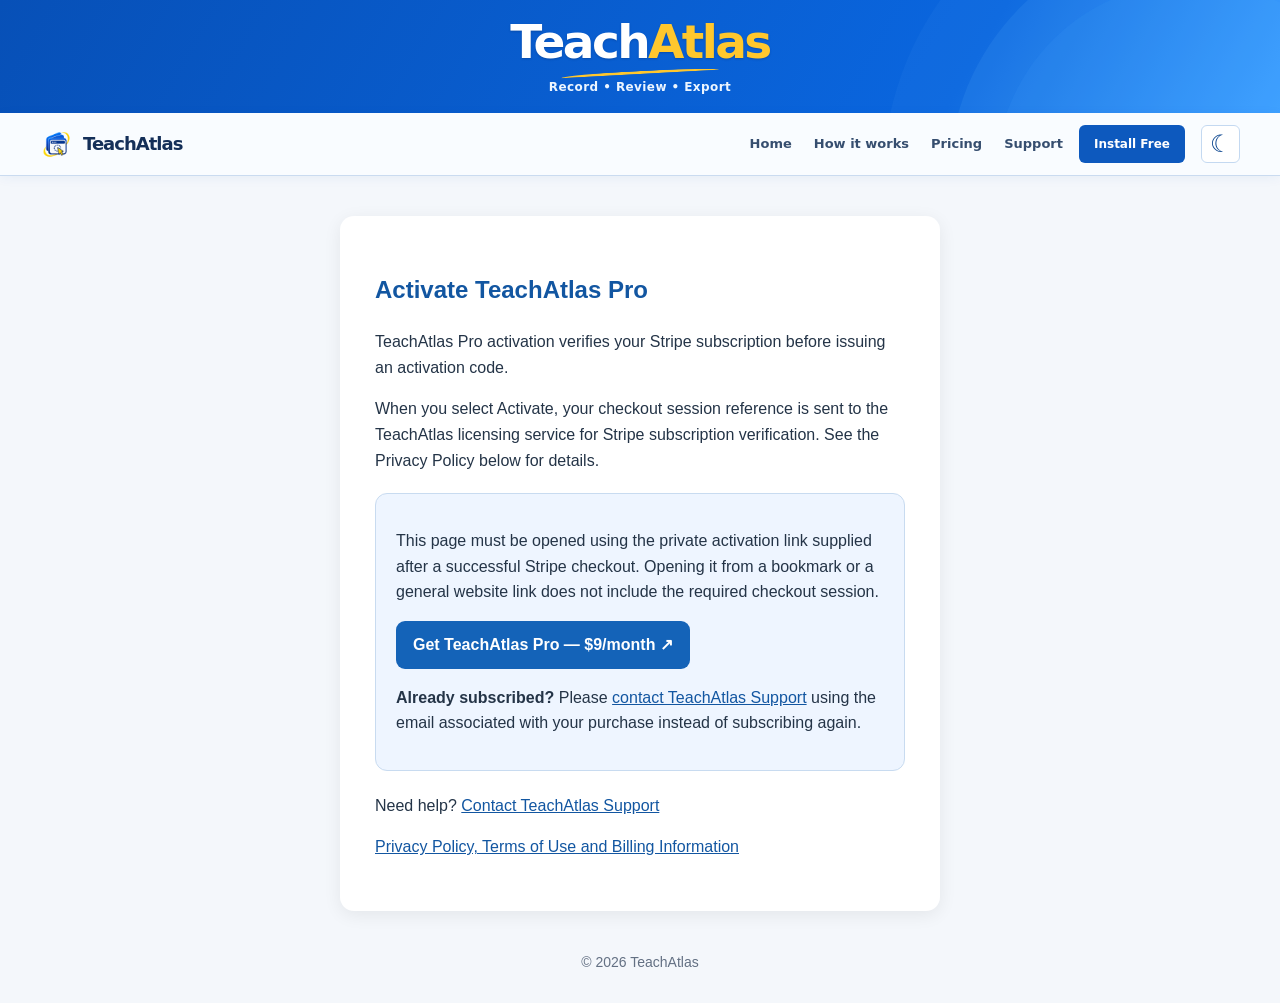
<file: activate.html>
<!DOCTYPE html>
<html lang="en">
<head>
  <link rel="icon" href="teachatlas-logo-transparent-192.png?v=20261122c" type="image/png">
  <meta charset="UTF-8">
  <meta name="viewport" content="width=device-width, initial-scale=1">
  <meta name="referrer" content="no-referrer">
  <title>Activate TeachAtlas Pro</title>
  <!-- Activation is transactional, not a public search landing page. -->
  <meta name="robots" content="noindex, nofollow">
  <style>
    * { box-sizing: border-box; }
    body {
      margin: 0;
      background: #f4f7fb;
      color: #243447;
      font-family: Arial, sans-serif;
      line-height: 1.6;
    }
    header {
      background: #1463b8;
      color: white;
      text-align: center;
      padding: 30px 20px;
    }
    header h1 { margin: 0; }
    main {
      background: white;
      max-width: 600px;
      margin: 40px auto;
      padding: 35px;
      border-radius: 14px;
      box-shadow: 0 4px 18px #00000012;
    }
    h2 { color: #1256a1; }
    button {
      background: #1463b8;
      color: white;
      border: none;
      border-radius: 8px;
      padding: 14px 20px;
      font-size: 16px;
      cursor: pointer;
    }
    button:disabled {
      opacity: 0.6;
      cursor: not-allowed;
    }
    button:hover:not(:disabled) {
      background: #104f94;
    }
    #status {
      margin-top: 20px;
      white-space: pre-wrap;
    }
    #result {
      display: none;
      background: #eef5ff;
      padding: 20px;
      margin-top: 20px;
      border-radius: 8px;
    }
    #token {
      display: block;
      padding: 12px;
      background: white;
      overflow-wrap: anywhere;
      font-family: monospace;
      margin: 12px 0;
      user-select: all;
    }
    a { color: #1256a1; }
    #missingSessionHelp[hidden] { display: none; }
    #missingSessionHelp {
      margin: 15px 0 22px;
      padding: 18px 20px;
      border: 1px solid #c8dbf0;
      border-radius: 12px;
      background: #eef5ff;
      color: #243447;
    }
    #missingSessionHelp .checkout-link {
      display: inline-flex;
      padding: 11px 17px;
      border-radius: 9px;
      background: #1463b8;
      color: #fff;
      text-decoration: none;
      font-weight: 700;
    }
    #missingSessionHelp .checkout-link:hover { background: #104f94; }
    html[data-ta-theme="dark"] #missingSessionHelp {
      background: #192e49;
      color: #eef5ff;
      border-color: #486b91;
    }
    html[data-ta-theme="dark"] #missingSessionHelp a:not(.checkout-link) { color: #9bcfff; }
    footer {
      text-align: center;
      margin: 30px 20px;
      font-size: 14px;
      color: #637083;
    }
  </style>
<script>try{if(localStorage.getItem("ta_site_dark_mode")==="dark")document.documentElement.setAttribute("data-ta-theme","dark")}catch(_){}</script>
<link rel="stylesheet" href="teachatlas-site-header.css?v=20261122c">
</head>
<body>
<a class="ta-site-skip" href="#main">Skip to content</a>
<div class="ta-site-banner" role="banner">
  <div class="ta-site-banner-inner">
    <a class="ta-site-wordmark" href="home.html" aria-label="TeachAtlas homepage">Teach<span>Atlas</span></a>
    <span class="ta-site-swoosh" aria-hidden="true"></span>
    <p class="ta-site-tagline" lang="en">Record • Review • Export</p>
  </div>
</div>
<div class="ta-site-bar">
  <div class="ta-site-container">
    <a class="ta-site-home" href="home.html" aria-label="TeachAtlas homepage">
      <img src="teachatlas-logo-transparent-192.png?v=20261122c" alt="" width="34" height="34">
      <span>TeachAtlas</span>
    </a>
    <nav class="ta-site-desktop-nav" aria-label="Main navigation">
      <a href="home.html">Home</a>
      <a href="home.html#how">How it works</a>
      <a href="home.html#pricing">Pricing</a>
        <a href="support.html">Support</a>
    </nav>
    <a class="ta-site-install" href="https://chromewebstore.google.com/detail/hfdninhgfekgelahihnpicfgckiepjgm?utm_source=teachatlas_website&amp;utm_medium=referral&amp;utm_campaign=global_header">Install Free</a>
    <details class="ta-site-mobile-menu">
      <summary aria-label="Open website menu"><span class="ta-site-bars" aria-hidden="true">☰</span> Menu</summary>
      <nav class="ta-site-mobile-links" aria-label="Mobile navigation">
        <a href="home.html">Home</a>
        <a href="home.html#how">How it works</a>
        <a href="home.html#pricing">Pricing</a>
        <a href="support.html">Support</a>
        <a href="index.html#privacy">Privacy &amp; Terms</a>
      </nav>
    </details>
    <button type="button" class="ta-site-theme-toggle" id="ta-theme-toggle" aria-label="Switch to dark mode" aria-pressed="false" title="Switch to dark mode">
      <span class="ta-site-moon" aria-hidden="true">☾</span><span class="ta-site-sun" aria-hidden="true">☀</span>
    </button>
  </div>
</div>
<script>
(function () {
  "use strict";
  var root = document.documentElement;
  var toggle = document.getElementById("ta-theme-toggle");
  if (!toggle) return;

  function render(dark) {
    if (dark) root.setAttribute("data-ta-theme", "dark");
    else root.removeAttribute("data-ta-theme");
    toggle.setAttribute("aria-pressed", dark ? "true" : "false");
    var title = dark ? "Switch to light mode" : "Switch to dark mode";
    toggle.setAttribute("aria-label", title);
    toggle.setAttribute("title", title);
  }

  render(root.getAttribute("data-ta-theme") === "dark");

  toggle.addEventListener("click", function () {
    var dark = root.getAttribute("data-ta-theme") !== "dark";
    render(dark);
    try { localStorage.setItem("ta_site_dark_mode", dark ? "dark" : "light"); } catch (err) {}
  });

  window.addEventListener("storage", function (event) {
    if (event.key === "ta_site_dark_mode") render(event.newValue === "dark");
  });
}());
</script>
<main id="main">
  <h2>Activate TeachAtlas Pro</h2>

  <p id="activationIntro">
    TeachAtlas Pro activation verifies your Stripe subscription
    before issuing an activation code.
  </p>

  <p>
    When you select Activate, your checkout session reference
    is sent to the TeachAtlas licensing service for Stripe subscription
    verification. See the Privacy Policy below for details.
  </p>

  <button id="activateBtn" type="button">
    Activate TeachAtlas Pro
  </button>

  <p id="status" role="status" aria-live="polite"></p>

  <div id="missingSessionHelp" hidden>
    <p>This page must be opened using the private activation link supplied after a successful Stripe checkout. Opening it from a bookmark or a general website link does not include the required checkout session.</p>
    <p><a class="checkout-link" href="https://buy.stripe.com/aFa9AV1mReOg6xP44S2wU00">Get TeachAtlas Pro — $9/month ↗</a></p>
    <p><strong>Already subscribed?</strong> Please <a href="support.html#contact">contact TeachAtlas Support</a> using the email associated with your purchase instead of subscribing again.</p>
  </div>

  <section id="result">
    <h3>Your activation code</h3>
    <p>
      Copy this code and keep it somewhere safe.
      You will use it to activate the TeachAtlas extension.
    </p>
    <code id="token"></code>
    <button id="copyBtn" type="button">
      Copy activation code
    </button>
    <p>
      <strong>Important:</strong> Treat this code like
      a password. Do not share it with anyone or put it in screenshots,
      public guides, or support messages. Keep the checkout and activation
      links private.
    </p>
  </section>

  <p>
    Need help?
    <a href="support.html">
      Contact TeachAtlas Support
    </a>
  </p>

  <p>
    <a href="./index.html">
      Privacy Policy, Terms of Use and Billing Information
    </a>
  </p>
</main>

<footer>
  &copy; 2026 TeachAtlas
</footer>

<script>
  const API =
    "https://teachatlas-license-api.chx91.workers.dev";

  const params = new URLSearchParams(location.search);
  const sessionId = params.get("session_id");

  // Remove the session ID from the visible URL.
  history.replaceState(null, "", location.pathname);

  const activateBtn =
    document.getElementById("activateBtn");

  const copyBtn =
    document.getElementById("copyBtn");

  const statusEl =
    document.getElementById("status");

  const activationIntro =
    document.getElementById("activationIntro");

  const missingSessionHelp =
    document.getElementById("missingSessionHelp");

  const result =
    document.getElementById("result");

  const tokenEl =
    document.getElementById("token");

  let activationCode = "";

  if (!sessionId || !/^cs_live_[A-Za-z0-9_]+$/.test(sessionId)) {
    activateBtn.hidden = true;
    activateBtn.disabled = true;
    missingSessionHelp.hidden = false;
    statusEl.textContent = "";
  } else {
    activationIntro.textContent =
      "Thank you for subscribing to TeachAtlas Pro. " +
      "Complete your activation below to obtain your subscription license.";
  }

  activateBtn.addEventListener("click", async () => {
    if (!sessionId) return;

    activateBtn.disabled = true;
    statusEl.textContent =
      "Verifying your subscription...";
    result.style.display = "none";

    try {
      const response = await fetch(API + "/activate", {
        method: "POST",
        headers: {
          "Content-Type": "application/json"
        },
        body: JSON.stringify({
          session_id: sessionId
        }),
        cache: "no-store"
      });

      const data = await response.json();

      if (!response.ok || !data.activation_token) {
        throw new Error(
          data.error || "Activation could not be completed."
        );
      }

      activationCode = data.activation_token;
      tokenEl.textContent = activationCode;
      result.style.display = "block";

      statusEl.textContent =
        "Your TeachAtlas Pro license is ready.";

    } catch (error) {
      statusEl.textContent =
        "Activation was unsuccessful. " +
        "Please contact support if the problem continues.";

      activateBtn.disabled = false;
    }
  });

  copyBtn.addEventListener("click", async () => {
    if (!activationCode) return;

    try {
      await navigator.clipboard.writeText(activationCode);
      copyBtn.textContent = "Copied!";
    } catch {
      statusEl.textContent =
        "Copy was unavailable. Select the code above " +
        "and copy it manually.";
    }
  });
</script>

</body>
</html>
</file>
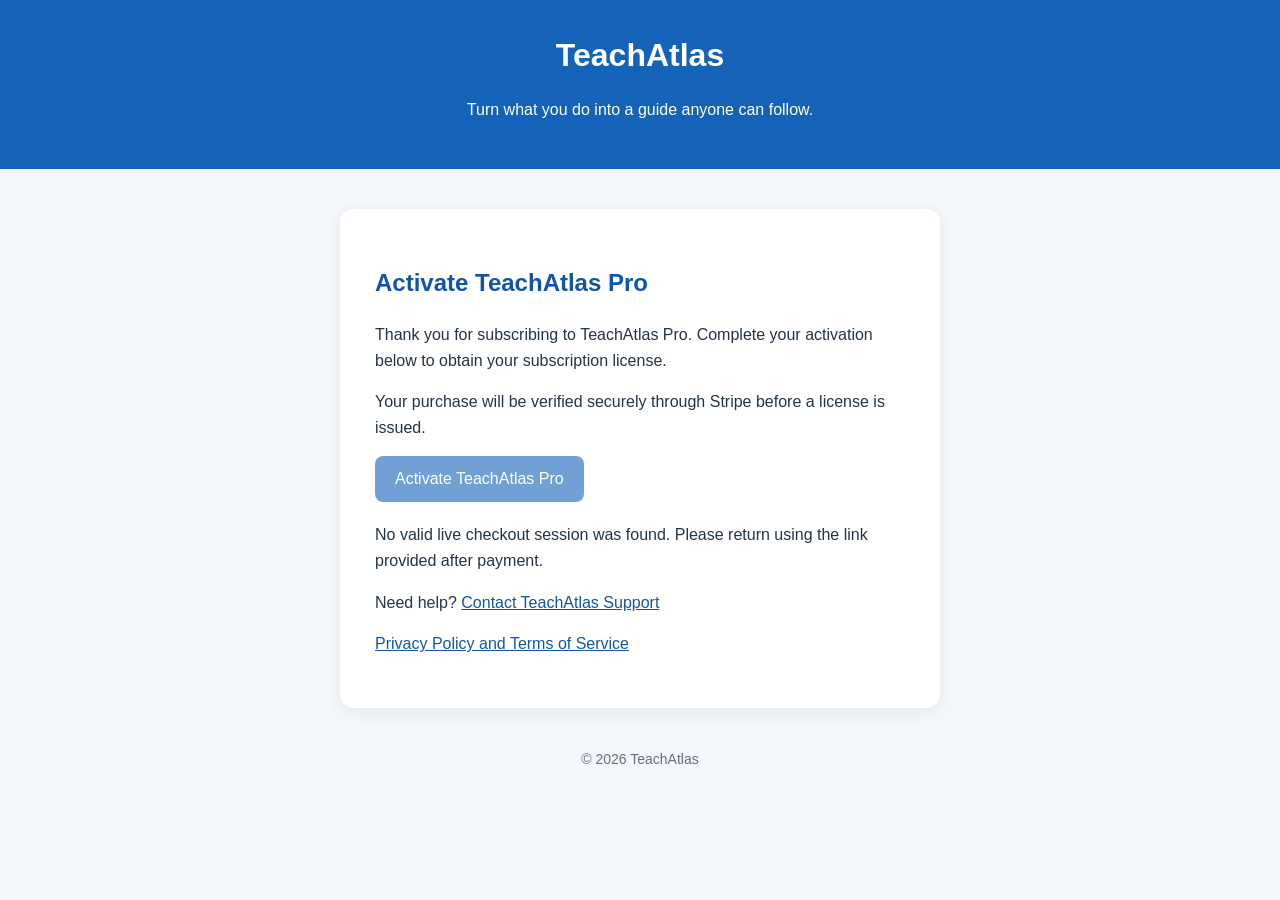
<file: avtivate.html>
<!DOCTYPE html>
<html lang="en">
<head>
  <meta charset="UTF-8">
  <meta name="viewport" content="width=device-width, initial-scale=1">
  <meta name="referrer" content="no-referrer">
  <title>Activate TeachAtlas Pro</title>
  <style>
    * { box-sizing: border-box; }
    body {
      margin: 0;
      background: #f4f7fb;
      color: #243447;
      font-family: Arial, sans-serif;
      line-height: 1.6;
    }
    header {
      background: #1463b8;
      color: white;
      text-align: center;
      padding: 30px 20px;
    }
    header h1 { margin: 0; }
    main {
      background: white;
      max-width: 600px;
      margin: 40px auto;
      padding: 35px;
      border-radius: 14px;
      box-shadow: 0 4px 18px #00000012;
    }
    h2 { color: #1256a1; }
    button {
      background: #1463b8;
      color: white;
      border: none;
      border-radius: 8px;
      padding: 14px 20px;
      font-size: 16px;
      cursor: pointer;
    }
    button:disabled {
      opacity: 0.6;
      cursor: not-allowed;
    }
    button:hover:not(:disabled) {
      background: #104f94;
    }
    #status {
      margin-top: 20px;
      white-space: pre-wrap;
    }
    #result {
      display: none;
      background: #eef5ff;
      padding: 20px;
      margin-top: 20px;
      border-radius: 8px;
    }
    #token {
      display: block;
      padding: 12px;
      background: white;
      overflow-wrap: anywhere;
      font-family: monospace;
      margin: 12px 0;
      user-select: all;
    }
    a { color: #1256a1; }
    footer {
      text-align: center;
      margin: 30px 20px;
      font-size: 14px;
      color: #637083;
    }
  </style>
</head>
<body>

<header>
  <h1>TeachAtlas</h1>
  <p>Turn what you do into a guide anyone can follow.</p>
</header>

<main>
  <h2>Activate TeachAtlas Pro</h2>

  <p>
    Thank you for subscribing to TeachAtlas Pro.
    Complete your activation below to obtain your
    subscription license.
  </p>

  <p>
    Your purchase will be verified securely through
    Stripe before a license is issued.
  </p>

  <button id="activateBtn" type="button">
    Activate TeachAtlas Pro
  </button>

  <p id="status" role="status" aria-live="polite"></p>

  <section id="result">
    <h3>Your activation code</h3>
    <p>
      Copy this code and keep it somewhere safe.
      You will use it to activate the TeachAtlas extension.
    </p>
    <code id="token"></code>
    <button id="copyBtn" type="button">
      Copy activation code
    </button>
    <p>
      <strong>Important:</strong> Treat this code like
      a password. Do not share it with anyone.
    </p>
  </section>

  <p>
    Need help?
    <a href="mailto:bkq421@gmail.com">
      Contact TeachAtlas Support
    </a>
  </p>

  <p>
    <a href="./index.html">
      Privacy Policy and Terms of Service
    </a>
  </p>
</main>

<footer>
  &copy; 2026 TeachAtlas
</footer>

<script>
  const API =
    "https://teachatlas-license-api.chx91.workers.dev";

  const params = new URLSearchParams(location.search);
  const sessionId = params.get("session_id");

  // Remove the session ID from the visible URL.
  history.replaceState(null, "", location.pathname);

  const activateBtn =
    document.getElementById("activateBtn");

  const copyBtn =
    document.getElementById("copyBtn");

  const statusEl =
    document.getElementById("status");

  const result =
    document.getElementById("result");

  const tokenEl =
    document.getElementById("token");

  let activationCode = "";

  if (!sessionId || !/^cs_live_[A-Za-z0-9_]+$/.test(sessionId)) {
    activateBtn.disabled = true;
    statusEl.textContent =
      "No valid live checkout session was found. " +
      "Please return using the link provided after payment.";
  }

  activateBtn.addEventListener("click", async () => {
    if (!sessionId) return;

    activateBtn.disabled = true;
    statusEl.textContent =
      "Verifying your subscription...";
    result.style.display = "none";

    try {
      const response = await fetch(API + "/activate", {
        method: "POST",
        headers: {
          "Content-Type": "application/json"
        },
        body: JSON.stringify({
          session_id: sessionId
        }),
        cache: "no-store"
      });

      const data = await response.json();

      if (!response.ok || !data.activation_token) {
        throw new Error(
          data.error || "Activation could not be completed."
        );
      }

      activationCode = data.activation_token;
      tokenEl.textContent = activationCode;
      result.style.display = "block";

      statusEl.textContent =
        "Your TeachAtlas Pro license is ready.";

    } catch (error) {
      statusEl.textContent =
        "Activation was unsuccessful. " +
        "Please contact support if the problem continues.";

      activateBtn.disabled = false;
    }
  });

  copyBtn.addEventListener("click", async () => {
    if (!activationCode) return;

    try {
      await navigator.clipboard.writeText(activationCode);
      copyBtn.textContent = "Copied!";
    } catch {
      statusEl.textContent =
        "Copy was unavailable. Select the code above " +
        "and copy it manually.";
    }
  });
</script>

</body>
</html>
</file>
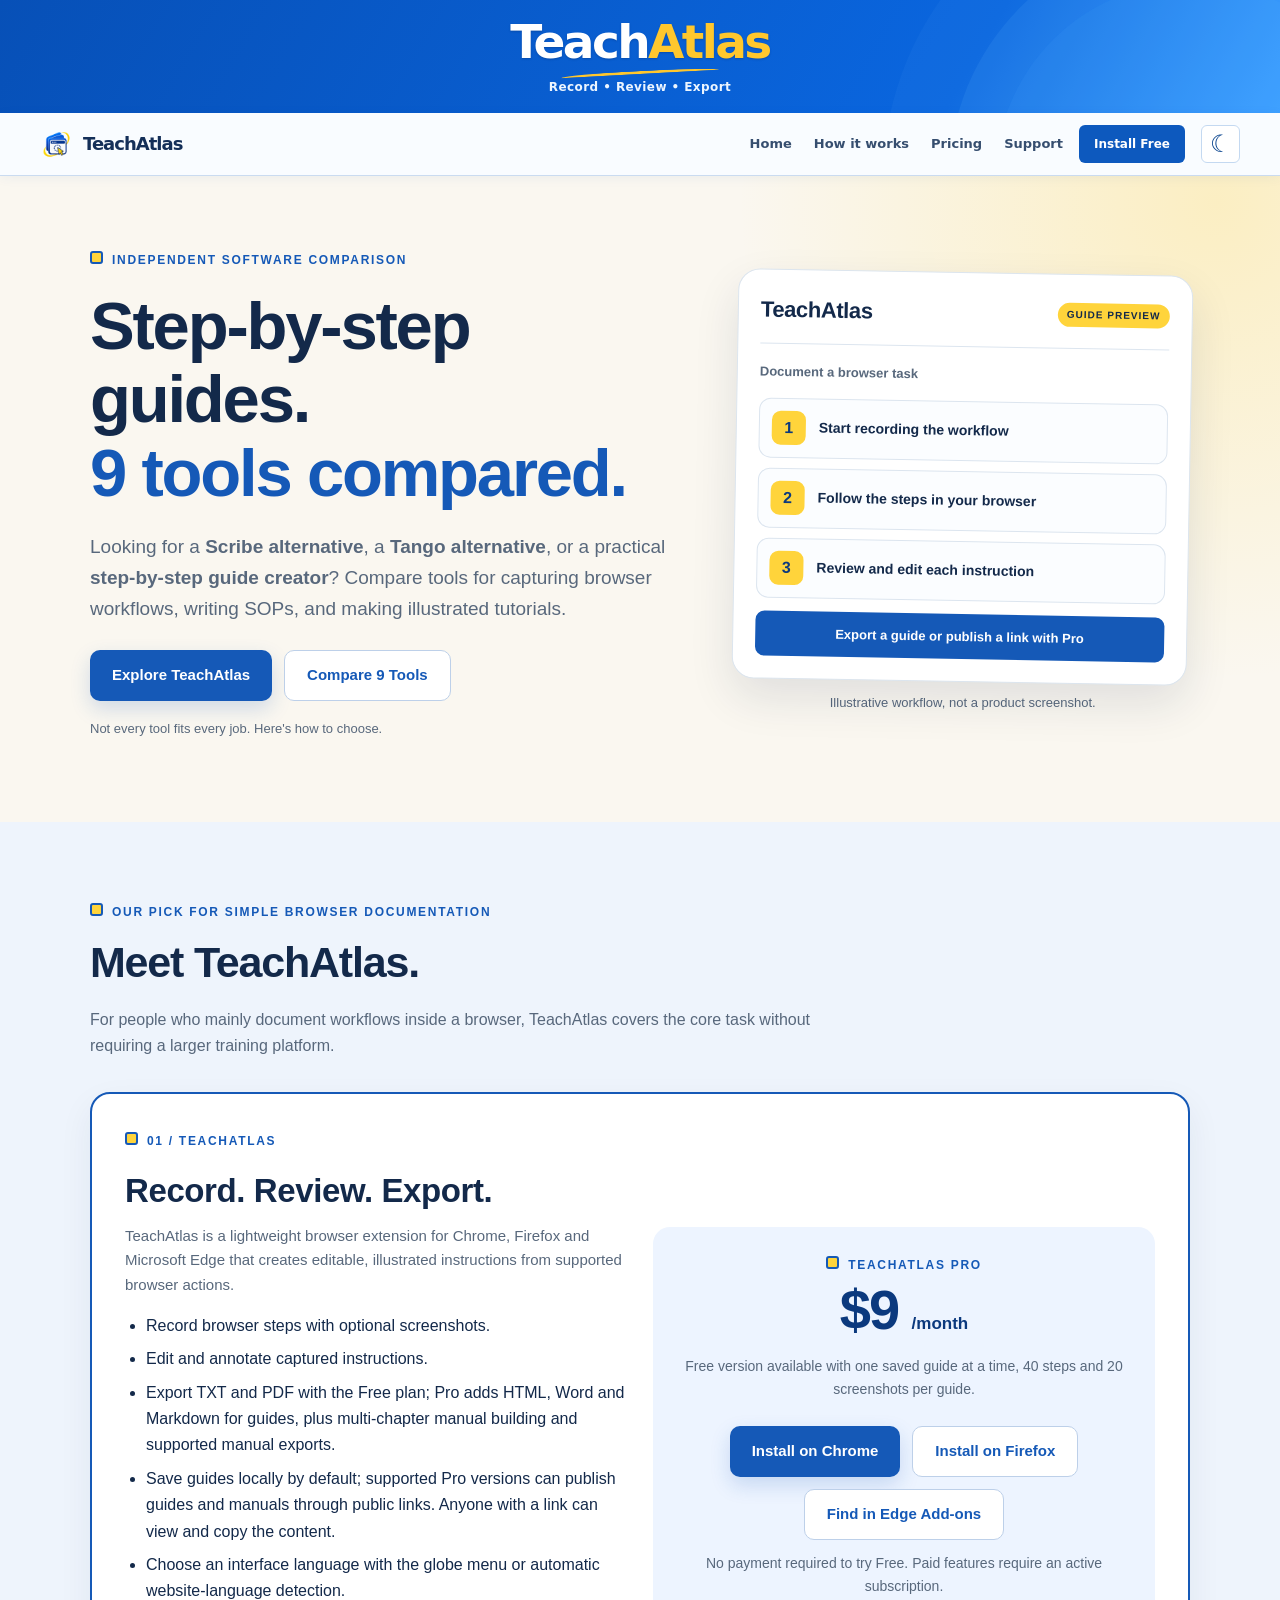
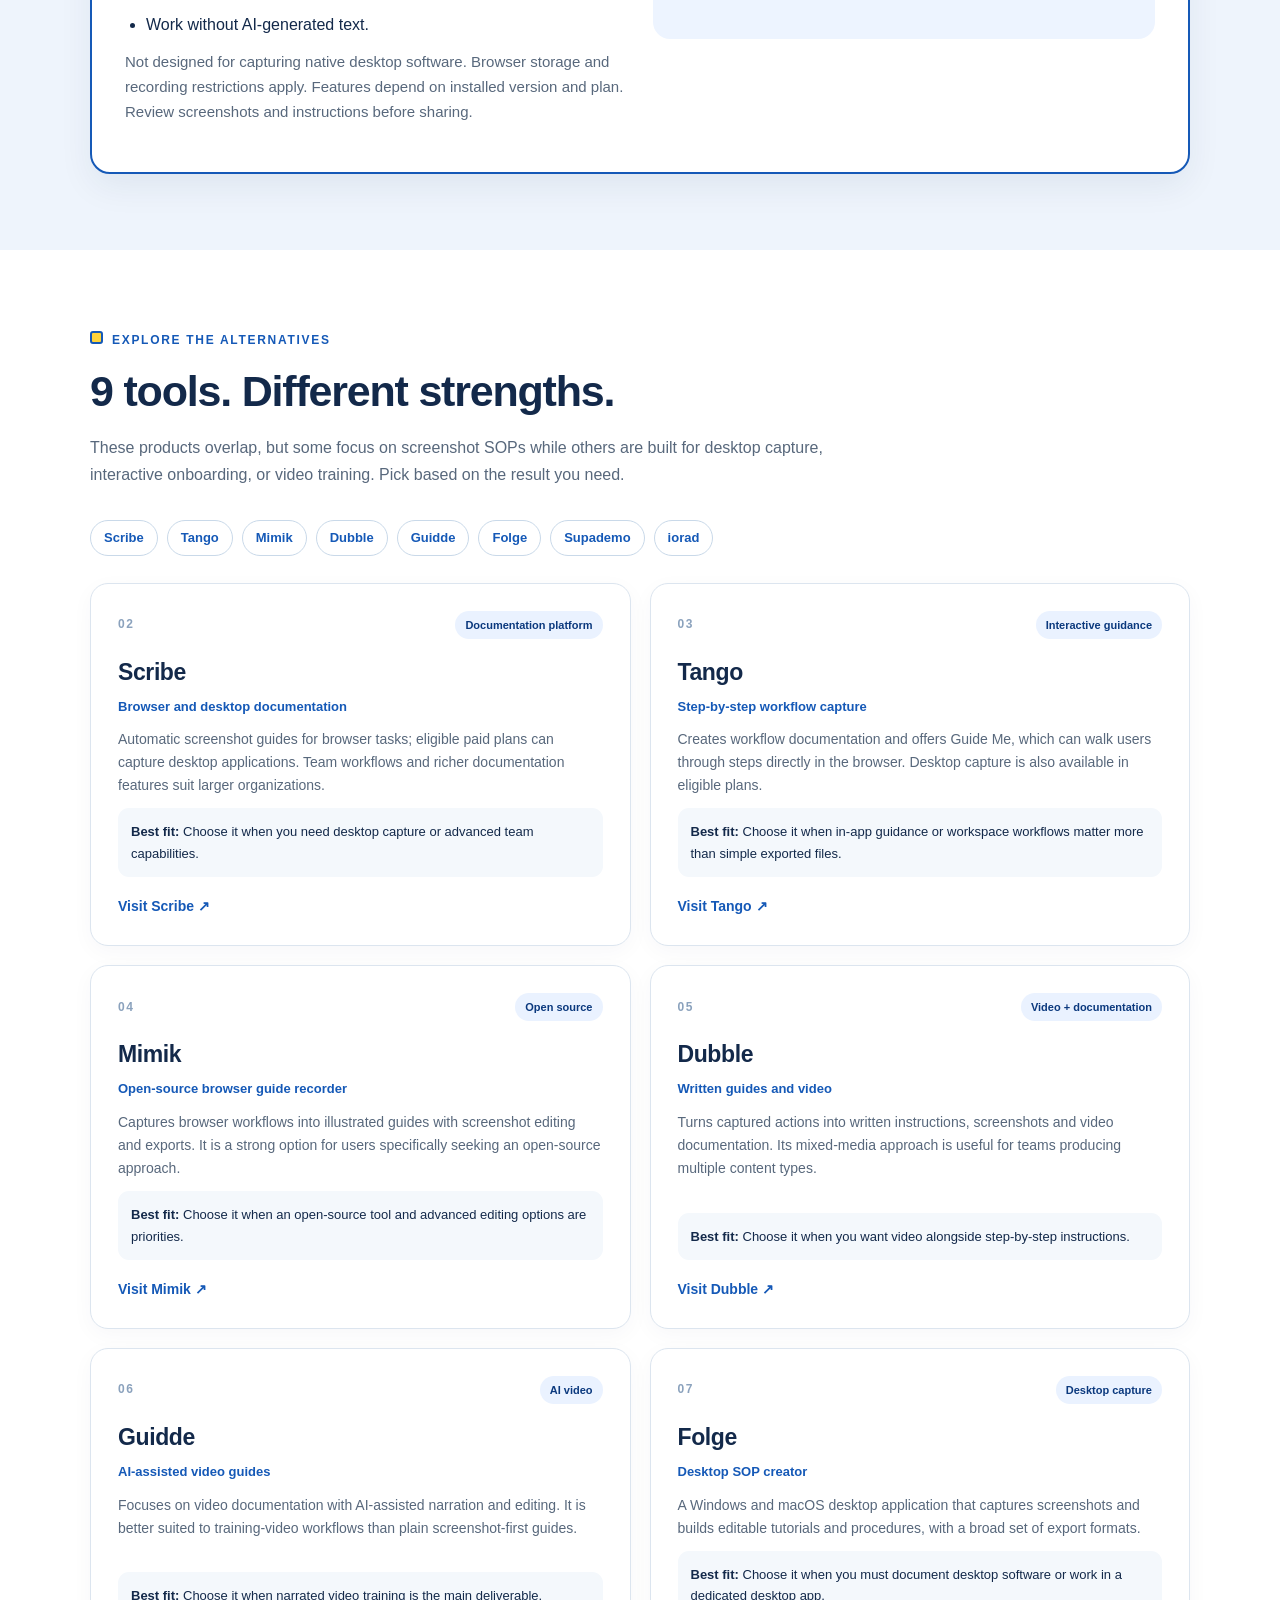
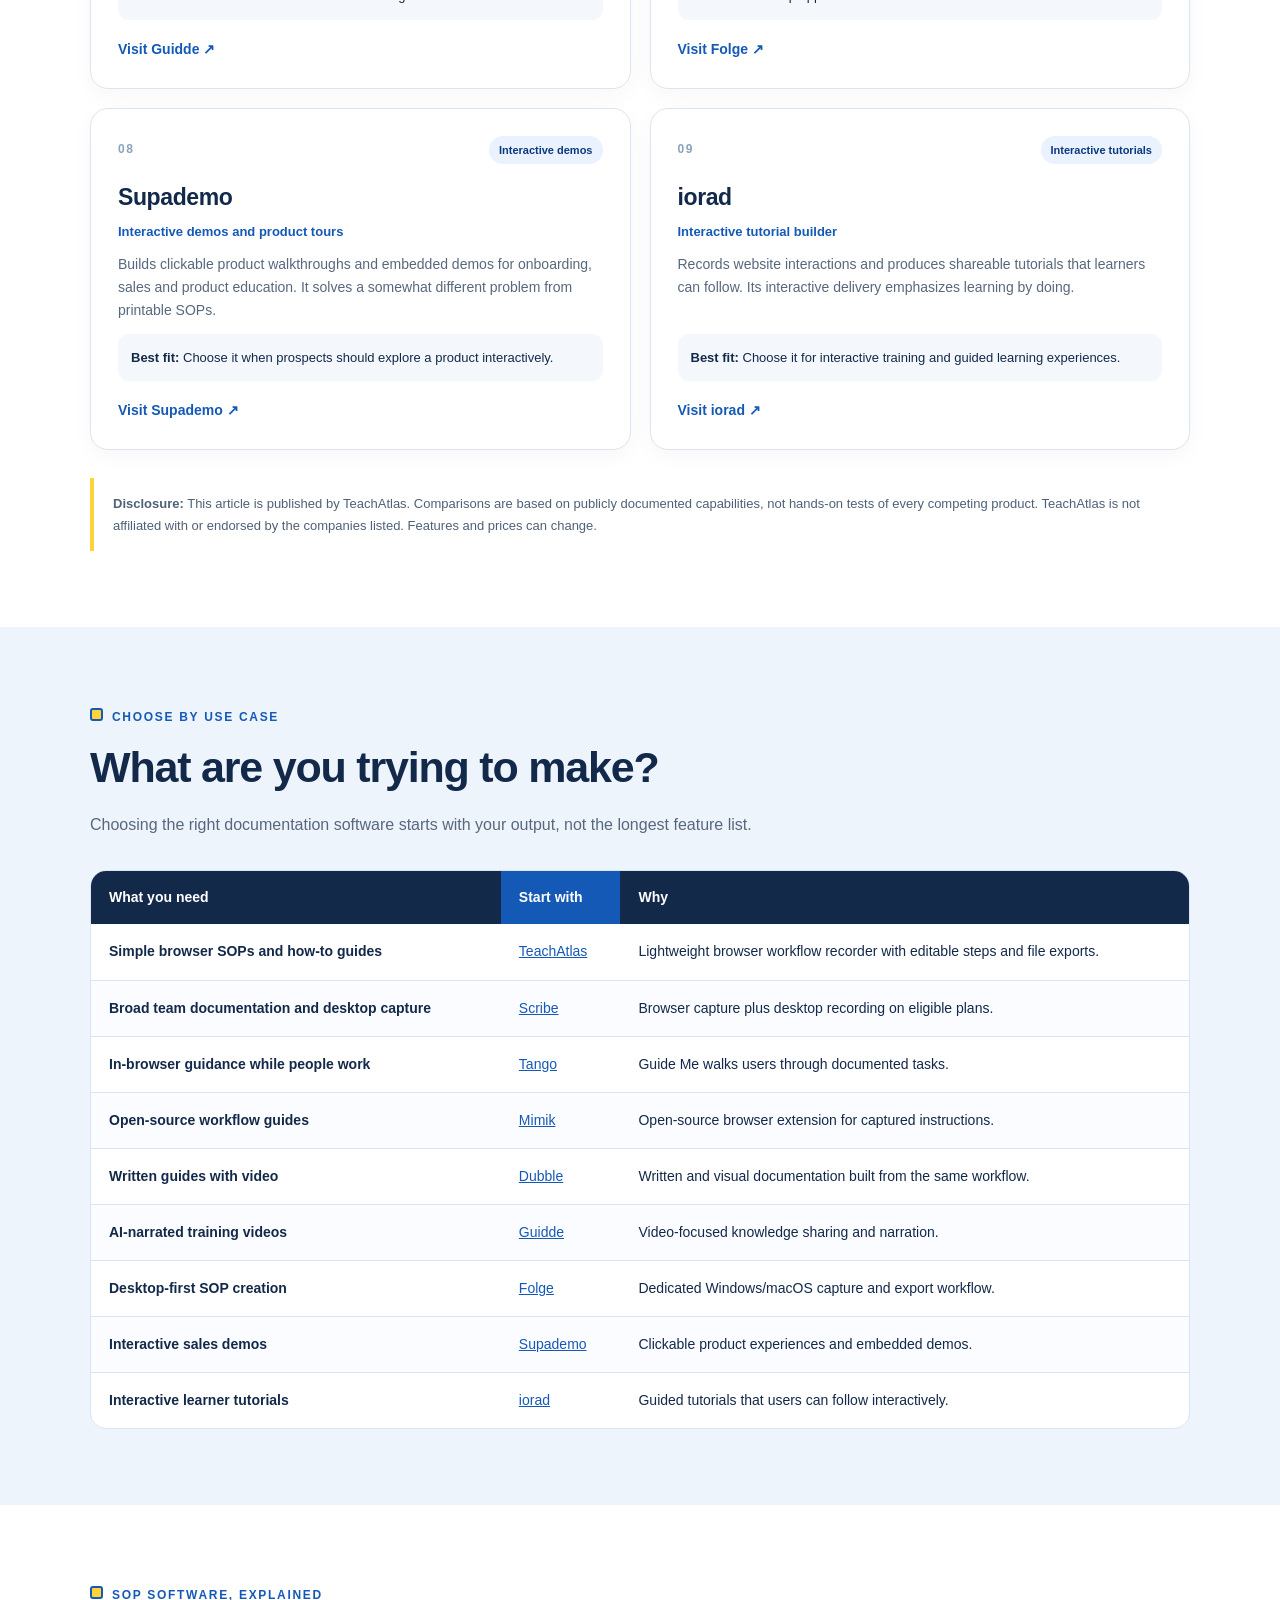
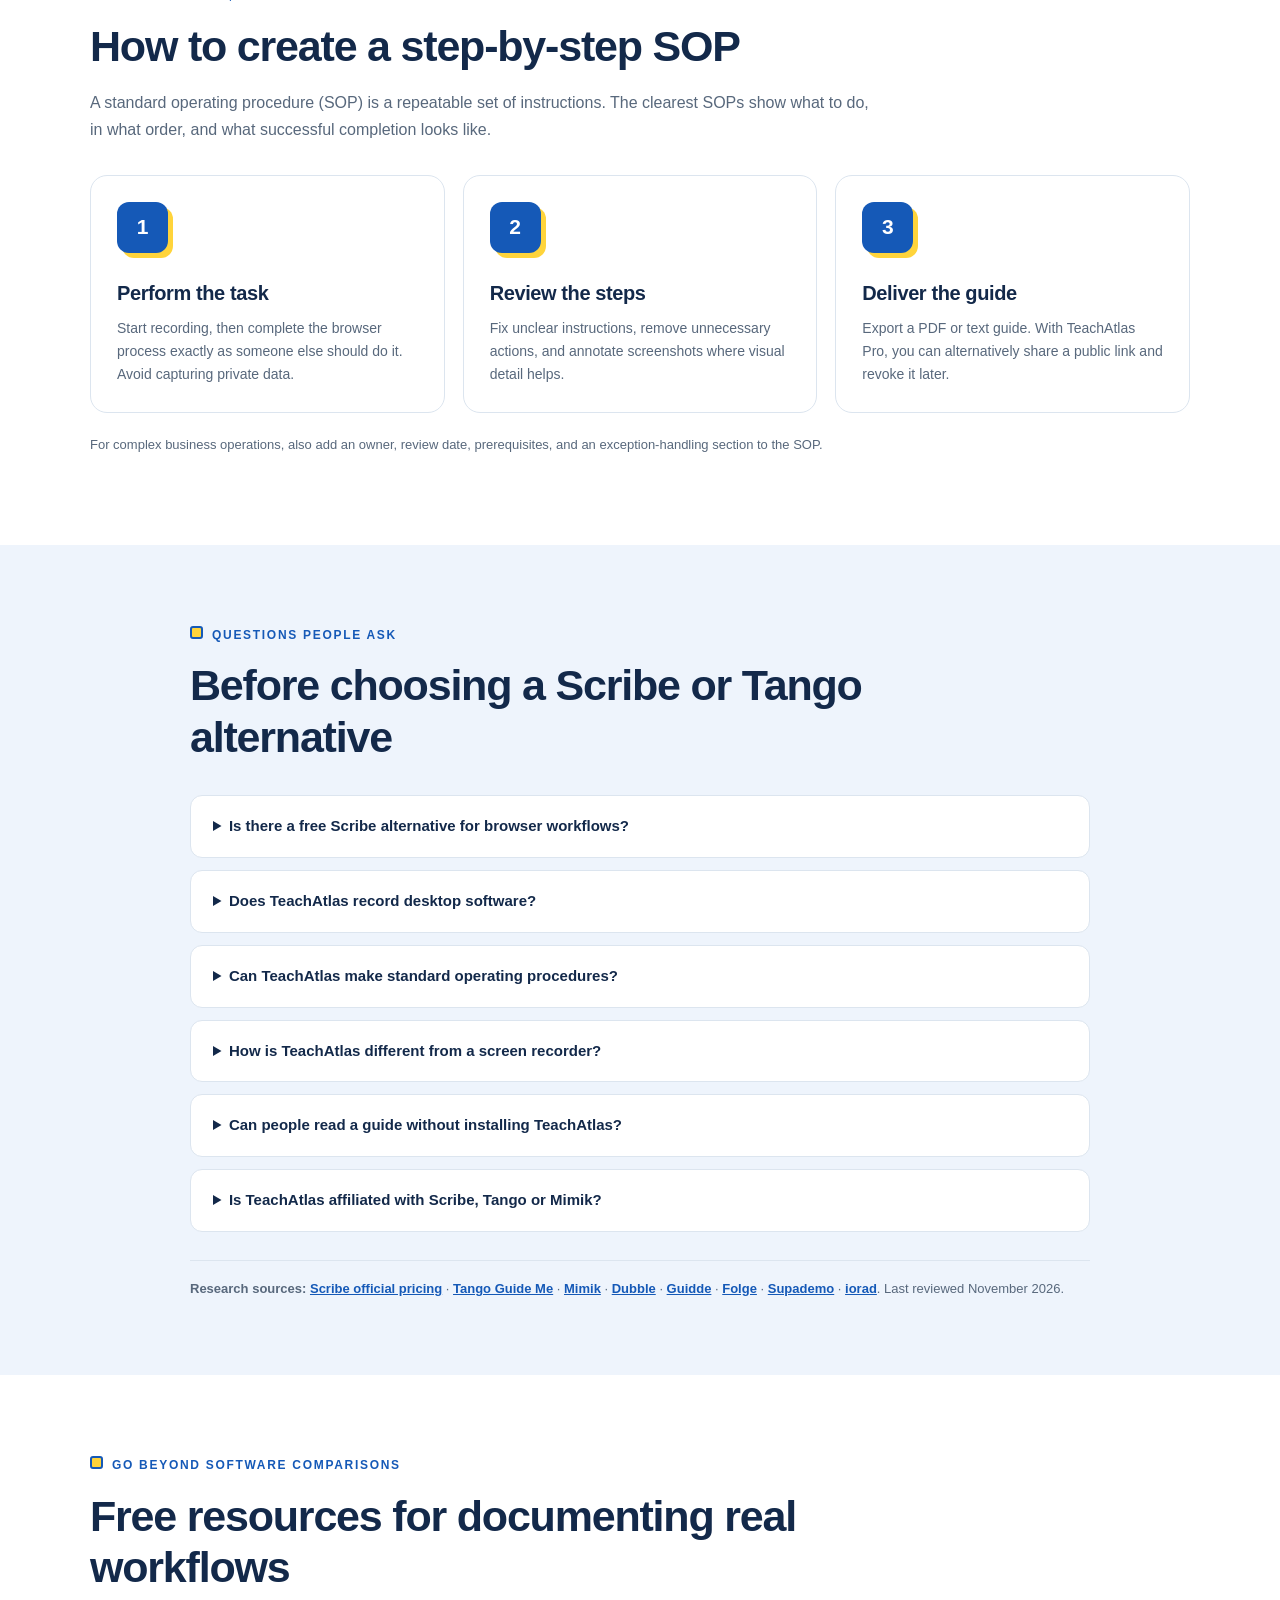
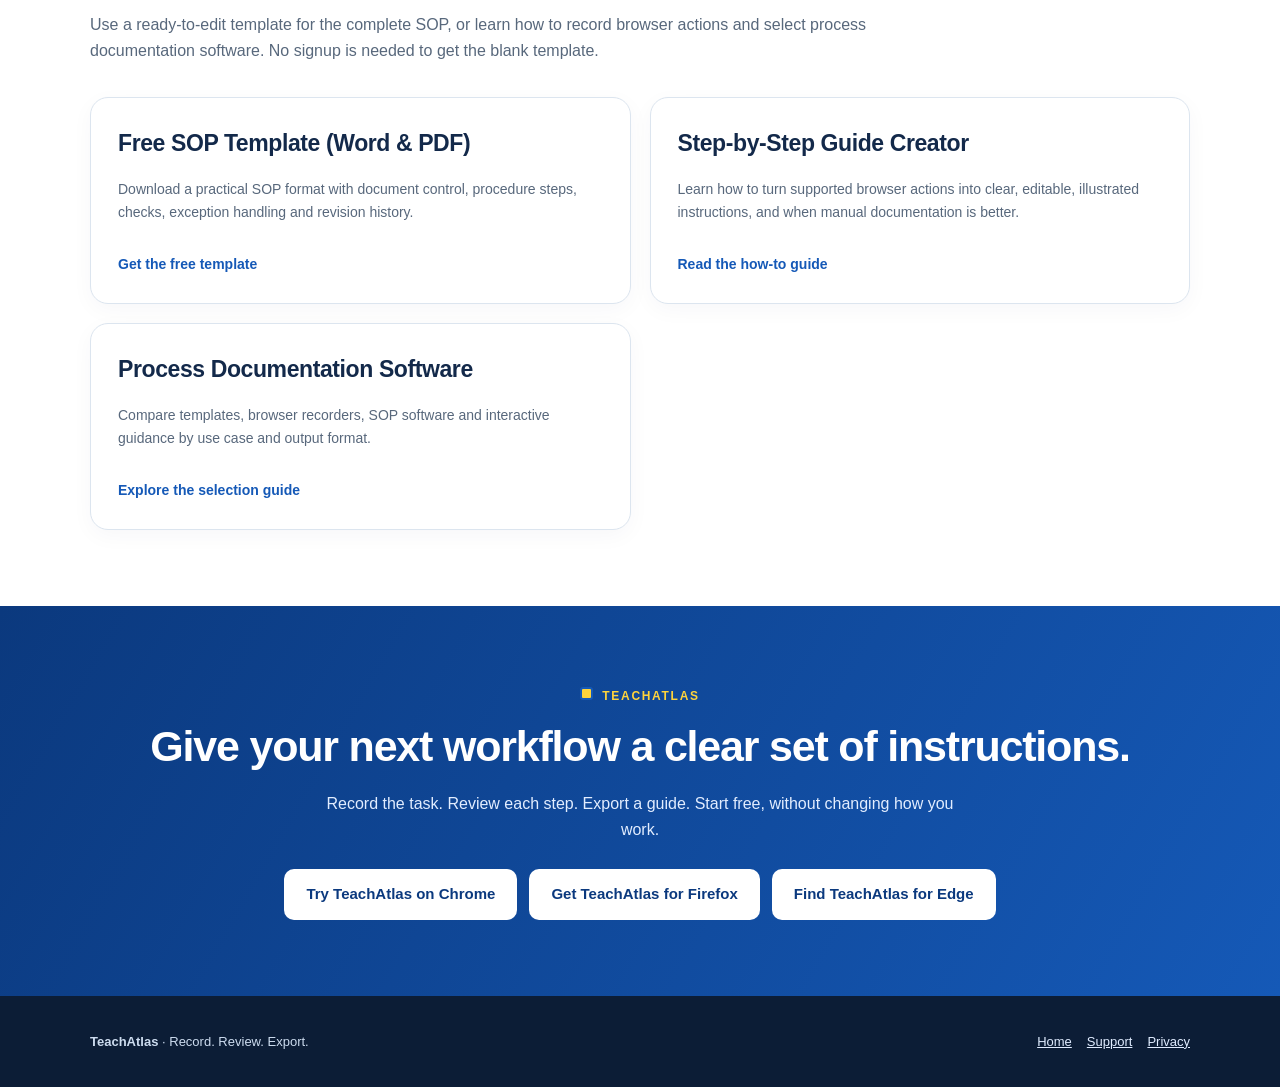
<file: guide-creator-alternatives.html>
<!DOCTYPE html>
<html lang="en">
<head>
<meta charset="UTF-8">
<meta name="viewport" content="width=device-width, initial-scale=1">
<meta name="theme-color" content="#1559b7">
<meta name="robots" content="index, follow">
<title>Scribe &amp; Tango Alternatives: 9 Guide Creators Compared | TeachAtlas</title>
<meta name="description" content="Looking for Scribe alternatives, Tango alternatives or SOP software? Compare 9 step-by-step guide creators, browser recorders, desktop tools and interactive demos.">
<link rel="canonical" href="https://chx91.github.io/teachatlas-legal/guide-creator-alternatives.html">
<link rel="icon" href="teachatlas-logo-transparent-192.png?v=20261122c" type="image/png">
<meta property="og:type" content="article">
<meta property="og:site_name" content="TeachAtlas">
<meta property="og:title" content="9 Step-by-Step Guide Creators Compared | TeachAtlas">
<meta property="og:description" content="Scribe, Tango, Mimik and more. Compare guide creators, SOP software and visual documentation tools.">
<meta property="og:url" content="https://chx91.github.io/teachatlas-legal/guide-creator-alternatives.html">
<meta name="twitter:card" content="summary">
<script type="application/ld+json">{
 "@context":"https://schema.org","@type":"Article",
 "headline":"Scribe & Tango Alternatives: 9 Guide Creators Compared",
 "description":"An independent guide to software for recording browser workflows and creating step-by-step documentation.",
 "author":{"@type":"Organization","name":"TeachAtlas"},
 "publisher":{"@type":"Organization","name":"TeachAtlas","url":"https://chx91.github.io/teachatlas-legal/home.html"},
 "mainEntityOfPage":"https://chx91.github.io/teachatlas-legal/guide-creator-alternatives.html",
 "datePublished":"2026-11-17","dateModified":"2026-11-17"
}</script>
<style>
:root{--ink:#13294a;--blue:#1559b7;--deep:#0b397e;--gold:#ffd43b;--cream:#faf7f0;--mist:#edf4ff;--line:#dce5ef;--muted:#58687c}
*{box-sizing:border-box}html{scroll-behavior:smooth}body{margin:0;background:var(--cream);color:var(--ink);font:16px/1.65 Arial,Helvetica,sans-serif}
a{color:var(--blue)}a:focus-visible,summary:focus-visible{outline:3px solid #cb9700;outline-offset:4px}
.wrap{width:min(1100px,92%);margin:auto}
header{background:#fff;border-bottom:1px solid var(--line)}.nav{min-height:76px;display:flex;align-items:center;justify-content:space-between;gap:16px;padding:12px 0;flex-wrap:wrap}
.logo{display:flex;gap:11px;align-items:center;color:var(--ink);font-size:24px;font-weight:900;letter-spacing:-.8px;text-decoration:none}.logo img{width:44px;height:44px;object-fit:contain}
.navlinks{display:flex;flex-wrap:wrap;align-items:center;gap:20px}.navlinks a{font-size:14px;color:#41536c;text-decoration:none;font-weight:700}.navlinks a:last-child{background:var(--blue);color:#fff;padding:10px 16px;border-radius:9px}
.hero{padding:70px 0;background:radial-gradient(circle at 95% 4%,rgba(255,212,59,.25),transparent 35%),var(--cream)}
.hero-grid{display:grid;grid-template-columns:1.13fr .87fr;gap:55px;align-items:center}
.eyebrow{font-size:12px;letter-spacing:1.7px;text-transform:uppercase;color:var(--blue);font-weight:900}.eyebrow:before{content:"";display:inline-block;width:9px;height:9px;background:var(--gold);border:2px solid var(--blue);border-radius:3px;margin-right:9px}
h1,h2,h3,p{margin-top:0}h1{font-size:clamp(39px,5.3vw,67px);line-height:1.09;letter-spacing:-2.2px;margin:17px 0 22px}h1 em{font-style:normal;color:var(--blue)}h2{font-size:clamp(30px,3.5vw,43px);line-height:1.2;letter-spacing:-1.2px;margin:13px 0 18px}h3{font-size:23px;letter-spacing:-.4px}
.lead{font-size:19px;color:var(--muted);max-width:670px}.subtle{font-size:13px;color:var(--muted)}
.btns{display:flex;gap:12px;flex-wrap:wrap;margin-top:25px}.btn{display:inline-flex;justify-content:center;align-items:center;text-align:center;min-height:51px;padding:12px 22px;border-radius:10px;text-decoration:none;font-size:15px;font-weight:800}
.btn.primary{color:#fff;background:var(--blue);box-shadow:0 8px 20px rgba(21,89,183,.18)}.btn.outline{color:var(--blue);background:#fff;border:1px solid #bdd0e9}
.preview{border:1px solid #dce5ee;border-radius:22px;padding:22px;background:#fff;box-shadow:0 19px 45px rgba(18,39,71,.11);transform:rotate(1deg)}
.preview-top{display:flex;align-items:center;justify-content:space-between;gap:10px;padding-bottom:15px;border-bottom:1px solid var(--line)}.preview-top strong{font-size:22px;letter-spacing:-.4px}.preview-top span{font-size:10px;text-transform:uppercase;letter-spacing:1px;background:var(--gold);border-radius:30px;padding:4px 9px;font-weight:900}
.preview-label{font-size:13px;color:var(--muted);font-weight:800;margin:17px 0 15px}.preview-step{display:flex;align-items:center;gap:13px;border:1px solid var(--line);background:#fbfdff;border-radius:12px;padding:12px;margin-bottom:10px}.preview-step b{display:grid;place-items:center;min-width:34px;height:34px;background:var(--gold);border-radius:9px;color:var(--deep)}.preview-step span{font-weight:700;font-size:14px}.preview-bottom{background:var(--blue);color:#fff;text-align:center;padding:12px;border-radius:9px;margin-top:13px;font-size:13px;font-weight:900}
.section{padding:76px 0}.white{background:#fff}.mist{background:#eef4fc}.section-intro{max-width:785px;margin-bottom:32px}.section-intro p{color:var(--muted)}
.feature{display:grid;grid-template-columns:1fr 1fr;gap:26px;background:#fff;border:2px solid var(--blue);border-radius:20px;padding:33px;box-shadow:0 13px 34px rgba(18,39,71,.065)}
.feature h3{font-size:33px;margin:11px 0 5px}.feature p{color:var(--muted);font-size:15px}.feature ul{padding-left:21px;margin:12px 0}.feature li{margin-bottom:7px}
.price{background:var(--mist);border-radius:17px;padding:29px;text-align:center;align-self:center}.price .amount{font-size:56px;font-weight:900;letter-spacing:-2px;color:var(--deep);line-height:1.2}.price .amount small{font-size:17px;letter-spacing:0}.price p{margin:12px 0;color:var(--muted);font-size:14px}
.anchor-pills{display:flex;flex-wrap:wrap;gap:9px;margin:22px 0 0}.anchor-pills a{background:#fff;border:1px solid #c9d9e9;border-radius:999px;padding:6px 13px;font-size:13px;font-weight:800;text-decoration:none}
.grid{display:grid;grid-template-columns:repeat(2,minmax(0,1fr));gap:19px}.competitor{display:flex;flex-direction:column;background:#fff;border:1px solid var(--line);border-radius:18px;padding:27px;box-shadow:0 6px 22px rgba(18,39,71,.035)}
.card-top{display:flex;align-items:center;justify-content:space-between;margin-bottom:15px}.number{font-size:12px;color:#8ba2bd;font-weight:900;letter-spacing:1.5px}.pill{background:#eaf2ff;color:var(--deep);font-size:11px;font-weight:900;padding:5px 10px;border-radius:999px}
.competitor h3{margin:0 0 4px}.kind{font-size:13px;font-weight:800;color:var(--blue);margin:0}.competitor p:not(.kind){font-size:14px;color:var(--muted);margin:11px 0}.fit{margin-top:auto;background:#f4f8fc;border-radius:11px;padding:13px;font-size:13px}.offsite{font-size:14px;font-weight:800;margin-top:18px;text-decoration:none}
.table-wrap{overflow-x:auto;border:1px solid var(--line);background:#fff;border-radius:16px}.matrix{width:100%;border-collapse:collapse;min-width:650px;text-align:left}.matrix th{background:var(--ink);color:#fff;padding:15px 18px;font-size:14px}.matrix th:nth-child(2){background:var(--blue)}.matrix td{padding:16px 18px;border-bottom:1px solid var(--line);font-size:14px}.matrix tr:last-child td{border-bottom:0}.matrix tr:nth-child(even) td{background:#fafcff}.matrix td:first-child{font-weight:800}
.how-grid{display:grid;grid-template-columns:repeat(3,1fr);gap:18px}.how-card{background:#fff;padding:26px;border:1px solid var(--line);border-radius:17px}.how-num{display:grid;place-items:center;width:51px;height:51px;border-radius:12px;background:var(--blue);color:#fff;box-shadow:5px 5px 0 var(--gold);font-size:21px;font-weight:900;margin-bottom:24px}.how-card h3{font-size:20px;margin-bottom:7px}.how-card p{font-size:14px;color:var(--muted);margin:0}
details{background:#fff;border:1px solid var(--line);padding:18px 22px;border-radius:12px;margin-bottom:12px}summary{cursor:pointer;font-size:15px;font-weight:800}details p{color:var(--muted);font-size:14px;margin:12px 0 0}
.note{margin-top:28px;border-left:4px solid var(--gold);background:#fff;padding:15px 19px;color:#4f6177;font-size:13px}
.sources{border-top:1px solid var(--line);margin-top:28px;padding-top:17px;color:var(--muted);font-size:13px}.sources a{font-weight:700}
.cta{padding:76px 0;text-align:center;background:linear-gradient(120deg,var(--deep),var(--blue));color:#fff}.cta h2{color:#fff}.cta p{max-width:640px;margin:0 auto 23px;color:#e2edff}.cta .btn{background:#fff;color:var(--deep)}
footer{background:#0c1d36;color:#cddcef;padding:35px 0}.footer-row{display:flex;justify-content:space-between;align-items:center;flex-wrap:wrap;gap:15px;font-size:13px}.footer-row a{color:#e0ecff;margin-left:15px}
@media(max-width:790px){.hero-grid,.feature{grid-template-columns:1fr}.hero{padding:56px 0}.preview{max-width:550px;transform:none}.grid{grid-template-columns:1fr}.how-grid{grid-template-columns:1fr}.section{padding:57px 0}}
@media(max-width:530px){.nav{justify-content:center}.navlinks{justify-content:center;gap:12px}.navlinks a{font-size:12px}h1{letter-spacing:-1.2px}.lead{font-size:17px}.btn{width:100%}.preview{padding:15px}.feature{padding:22px}}
</style>
<script>try{if(localStorage.getItem("ta_site_dark_mode")==="dark")document.documentElement.setAttribute("data-ta-theme","dark")}catch(_){}</script>
<link rel="stylesheet" href="teachatlas-site-header.css?v=20261122c">
</head>
<body>
<a class="ta-site-skip" href="#main">Skip to content</a>
<div class="ta-site-banner" role="banner">
  <div class="ta-site-banner-inner">
    <a class="ta-site-wordmark" href="home.html" aria-label="TeachAtlas homepage">Teach<span>Atlas</span></a>
    <span class="ta-site-swoosh" aria-hidden="true"></span>
    <p class="ta-site-tagline" lang="en">Record • Review • Export</p>
  </div>
</div>
<div class="ta-site-bar">
  <div class="ta-site-container">
    <a class="ta-site-home" href="home.html" aria-label="TeachAtlas homepage">
      <img src="teachatlas-logo-transparent-192.png?v=20261122c" alt="" width="34" height="34">
      <span>TeachAtlas</span>
    </a>
    <nav class="ta-site-desktop-nav" aria-label="Main navigation">
      <a href="home.html">Home</a>
      <a href="home.html#how">How it works</a>
      <a href="home.html#pricing">Pricing</a>
        <a href="support.html">Support</a>
    </nav>
    <a class="ta-site-install" href="https://chromewebstore.google.com/detail/hfdninhgfekgelahihnpicfgckiepjgm?utm_source=teachatlas_website&amp;utm_medium=referral&amp;utm_campaign=global_header">Install Free</a>
    <details class="ta-site-mobile-menu">
      <summary aria-label="Open website menu"><span class="ta-site-bars" aria-hidden="true">☰</span> Menu</summary>
      <nav class="ta-site-mobile-links" aria-label="Mobile navigation">
        <a href="home.html">Home</a>
        <a href="home.html#how">How it works</a>
        <a href="home.html#pricing">Pricing</a>
        <a href="support.html">Support</a>
        <a href="index.html#privacy">Privacy &amp; Terms</a>
      </nav>
    </details>
    <button type="button" class="ta-site-theme-toggle" id="ta-theme-toggle" aria-label="Switch to dark mode" aria-pressed="false" title="Switch to dark mode">
      <span class="ta-site-moon" aria-hidden="true">☾</span><span class="ta-site-sun" aria-hidden="true">☀</span>
    </button>
  </div>
</div>
<script>
(function () {
  "use strict";
  var root = document.documentElement;
  var toggle = document.getElementById("ta-theme-toggle");
  if (!toggle) return;

  function render(dark) {
    if (dark) root.setAttribute("data-ta-theme", "dark");
    else root.removeAttribute("data-ta-theme");
    toggle.setAttribute("aria-pressed", dark ? "true" : "false");
    var title = dark ? "Switch to light mode" : "Switch to dark mode";
    toggle.setAttribute("aria-label", title);
    toggle.setAttribute("title", title);
  }

  render(root.getAttribute("data-ta-theme") === "dark");

  toggle.addEventListener("click", function () {
    var dark = root.getAttribute("data-ta-theme") !== "dark";
    render(dark);
    try { localStorage.setItem("ta_site_dark_mode", dark ? "dark" : "light"); } catch (err) {}
  });

  window.addEventListener("storage", function (event) {
    if (event.key === "ta_site_dark_mode") render(event.newValue === "dark");
  });
}());
</script>
<main id="main">
<section class="hero"><div class="wrap hero-grid"><div>
<span class="eyebrow">Independent software comparison</span>
<h1>Step-by-step guides.<br><em>9 tools compared.</em></h1>
<p class="lead">Looking for a <strong>Scribe alternative</strong>, a <strong>Tango alternative</strong>, or a practical <strong>step-by-step guide creator</strong>? Compare tools for capturing browser workflows, writing SOPs, and making illustrated tutorials.</p>
<div class="btns"><a class="btn primary" href="#teachatlas">Explore TeachAtlas</a><a class="btn outline" href="#compare">Compare 9 Tools</a></div>
<p class="subtle" style="margin-top:17px">Not every tool fits every job. Here's how to choose.</p>
</div><div><div class="preview" role="img" aria-label="Illustration of a three-step TeachAtlas guide"><div class="preview-top"><strong>TeachAtlas</strong><span>Guide preview</span></div><div class="preview-label">Document a browser task</div><div class="preview-step"><b>1</b><span>Start recording the workflow</span></div><div class="preview-step"><b>2</b><span>Follow the steps in your browser</span></div><div class="preview-step"><b>3</b><span>Review and edit each instruction</span></div><div class="preview-bottom">Export a guide or publish a link with Pro</div></div><p class="subtle" style="text-align:center;margin-top:10px">Illustrative workflow, not a product screenshot.</p></div></div></section>
<section id="teachatlas" class="section mist"><div class="wrap"><div class="section-intro"><span class="eyebrow">Our pick for simple browser documentation</span><h2>Meet TeachAtlas.</h2><p>For people who mainly document workflows inside a browser, TeachAtlas covers the core task without requiring a larger training platform.</p></div>
<div class="feature"><div><span class="eyebrow">01 / TeachAtlas</span><h3>Record. Review. Export.</h3><p>TeachAtlas is a lightweight browser extension for Chrome, Firefox and Microsoft Edge that creates editable, illustrated instructions from supported browser actions.</p><ul>
<li>Record browser steps with optional screenshots.</li>
<li>Edit and annotate captured instructions.</li>
<li>Export TXT and PDF with the Free plan; Pro adds HTML, Word and Markdown for guides, plus multi-chapter manual building and supported manual exports.</li>
<li>Save guides locally by default; supported Pro versions can publish guides and manuals through public links. Anyone with a link can view and copy the content.</li>
<li>Choose an interface language with the globe menu or automatic website-language detection.</li>
<li>Work without AI-generated text.</li>
</ul><p class="subtle">Not designed for capturing native desktop software. Browser storage and recording restrictions apply. Features depend on installed version and plan. Review screenshots and instructions before sharing.</p></div><div class="price"><div class="eyebrow">TeachAtlas Pro</div><div class="amount">$9 <small>/month</small></div><p>Free version available with one saved guide at a time, 40 steps and 20 screenshots per guide.</p><div class="btns" style="justify-content:center"><a class="btn primary" href="https://chromewebstore.google.com/detail/hfdninhgfekgelahihnpicfgckiepjgm?utm_source=teachatlas_website&utm_medium=referral&utm_campaign=comparison_page">Install on Chrome</a><a class="btn outline" href="https://addons.mozilla.org/en-US/firefox/addon/teachatlas/">Install on Firefox</a><a class="btn outline" href="https://microsoftedge.microsoft.com/addons/Microsoft-Edge-Extensions-Home" target="_blank" rel="noopener noreferrer">Find in Edge Add-ons</a></div><p class="subtle">No payment required to try Free. Paid features require an active subscription.</p></div></div></div></section>
<section id="compare" class="section white"><div class="wrap"><div class="section-intro"><span class="eyebrow">Explore the alternatives</span><h2>9 tools. Different strengths.</h2><p>These products overlap, but some focus on screenshot SOPs while others are built for desktop capture, interactive onboarding, or video training. Pick based on the result you need.</p></div>
<div class="anchor-pills"><a href="#scribe">Scribe</a><a href="#tango">Tango</a><a href="#mimik">Mimik</a><a href="#dubble">Dubble</a><a href="#guidde">Guidde</a><a href="#folge">Folge</a><a href="#supademo">Supademo</a><a href="#iorad">iorad</a></div>
<div class="grid" style="margin-top:27px">
<article class="competitor" id="scribe"><div class="card-top"><span class="number">02</span><span class="pill">Documentation platform</span></div><h3>Scribe</h3><p class="kind">Browser and desktop documentation</p><p>Automatic screenshot guides for browser tasks; eligible paid plans can capture desktop applications. Team workflows and richer documentation features suit larger organizations.</p><div class="fit"><strong>Best fit:</strong> Choose it when you need desktop capture or advanced team capabilities.</div><a class="offsite" href="https://scribe.com/" target="_blank" rel="noopener noreferrer">Visit Scribe <span aria-hidden="true">↗</span></a></article>
<article class="competitor" id="tango"><div class="card-top"><span class="number">03</span><span class="pill">Interactive guidance</span></div><h3>Tango</h3><p class="kind">Step-by-step workflow capture</p><p>Creates workflow documentation and offers Guide Me, which can walk users through steps directly in the browser. Desktop capture is also available in eligible plans.</p><div class="fit"><strong>Best fit:</strong> Choose it when in-app guidance or workspace workflows matter more than simple exported files.</div><a class="offsite" href="https://www.tango.ai/" target="_blank" rel="noopener noreferrer">Visit Tango <span aria-hidden="true">↗</span></a></article>
<article class="competitor" id="mimik"><div class="card-top"><span class="number">04</span><span class="pill">Open source</span></div><h3>Mimik</h3><p class="kind">Open-source browser guide recorder</p><p>Captures browser workflows into illustrated guides with screenshot editing and exports. It is a strong option for users specifically seeking an open-source approach.</p><div class="fit"><strong>Best fit:</strong> Choose it when an open-source tool and advanced editing options are priorities.</div><a class="offsite" href="https://mimik.westpoint.io/" target="_blank" rel="noopener noreferrer">Visit Mimik <span aria-hidden="true">↗</span></a></article>
<article class="competitor" id="dubble"><div class="card-top"><span class="number">05</span><span class="pill">Video + documentation</span></div><h3>Dubble</h3><p class="kind">Written guides and video</p><p>Turns captured actions into written instructions, screenshots and video documentation. Its mixed-media approach is useful for teams producing multiple content types.</p><div class="fit"><strong>Best fit:</strong> Choose it when you want video alongside step-by-step instructions.</div><a class="offsite" href="https://dubble.so/" target="_blank" rel="noopener noreferrer">Visit Dubble <span aria-hidden="true">↗</span></a></article>
<article class="competitor" id="guidde"><div class="card-top"><span class="number">06</span><span class="pill">AI video</span></div><h3>Guidde</h3><p class="kind">AI-assisted video guides</p><p>Focuses on video documentation with AI-assisted narration and editing. It is better suited to training-video workflows than plain screenshot-first guides.</p><div class="fit"><strong>Best fit:</strong> Choose it when narrated video training is the main deliverable.</div><a class="offsite" href="https://www.guidde.com/" target="_blank" rel="noopener noreferrer">Visit Guidde <span aria-hidden="true">↗</span></a></article>
<article class="competitor" id="folge"><div class="card-top"><span class="number">07</span><span class="pill">Desktop capture</span></div><h3>Folge</h3><p class="kind">Desktop SOP creator</p><p>A Windows and macOS desktop application that captures screenshots and builds editable tutorials and procedures, with a broad set of export formats.</p><div class="fit"><strong>Best fit:</strong> Choose it when you must document desktop software or work in a dedicated desktop app.</div><a class="offsite" href="https://folge.me/" target="_blank" rel="noopener noreferrer">Visit Folge <span aria-hidden="true">↗</span></a></article>
<article class="competitor" id="supademo"><div class="card-top"><span class="number">08</span><span class="pill">Interactive demos</span></div><h3>Supademo</h3><p class="kind">Interactive demos and product tours</p><p>Builds clickable product walkthroughs and embedded demos for onboarding, sales and product education. It solves a somewhat different problem from printable SOPs.</p><div class="fit"><strong>Best fit:</strong> Choose it when prospects should explore a product interactively.</div><a class="offsite" href="https://supademo.com/" target="_blank" rel="noopener noreferrer">Visit Supademo <span aria-hidden="true">↗</span></a></article>
<article class="competitor" id="iorad"><div class="card-top"><span class="number">09</span><span class="pill">Interactive tutorials</span></div><h3>iorad</h3><p class="kind">Interactive tutorial builder</p><p>Records website interactions and produces shareable tutorials that learners can follow. Its interactive delivery emphasizes learning by doing.</p><div class="fit"><strong>Best fit:</strong> Choose it for interactive training and guided learning experiences.</div><a class="offsite" href="https://www.iorad.com/" target="_blank" rel="noopener noreferrer">Visit iorad <span aria-hidden="true">↗</span></a></article>
</div><div class="note"><strong>Disclosure:</strong> This article is published by TeachAtlas. Comparisons are based on publicly documented capabilities, not hands-on tests of every competing product. TeachAtlas is not affiliated with or endorsed by the companies listed. Features and prices can change.</div>
</div></section>
<section class="section mist" id="choose"><div class="wrap"><div class="section-intro"><span class="eyebrow">Choose by use case</span><h2>What are you trying to make?</h2><p>Choosing the right documentation software starts with your output, not the longest feature list.</p></div>
<div class="table-wrap"><table class="matrix"><thead><tr><th>What you need</th><th>Start with</th><th>Why</th></tr></thead><tbody>
<tr><td>Simple browser SOPs and how-to guides</td><td><a href="#teachatlas">TeachAtlas</a></td><td>Lightweight browser workflow recorder with editable steps and file exports.</td></tr>
<tr><td>Broad team documentation and desktop capture</td><td><a href="#scribe">Scribe</a></td><td>Browser capture plus desktop recording on eligible plans.</td></tr>
<tr><td>In-browser guidance while people work</td><td><a href="#tango">Tango</a></td><td>Guide Me walks users through documented tasks.</td></tr>
<tr><td>Open-source workflow guides</td><td><a href="#mimik">Mimik</a></td><td>Open-source browser extension for captured instructions.</td></tr>
<tr><td>Written guides with video</td><td><a href="#dubble">Dubble</a></td><td>Written and visual documentation built from the same workflow.</td></tr>
<tr><td>AI-narrated training videos</td><td><a href="#guidde">Guidde</a></td><td>Video-focused knowledge sharing and narration.</td></tr>
<tr><td>Desktop-first SOP creation</td><td><a href="#folge">Folge</a></td><td>Dedicated Windows/macOS capture and export workflow.</td></tr>
<tr><td>Interactive sales demos</td><td><a href="#supademo">Supademo</a></td><td>Clickable product experiences and embedded demos.</td></tr>
<tr><td>Interactive learner tutorials</td><td><a href="#iorad">iorad</a></td><td>Guided tutorials that users can follow interactively.</td></tr>
</tbody></table></div></div></section>
<section class="section white" id="sop"><div class="wrap"><div class="section-intro"><span class="eyebrow">SOP software, explained</span><h2>How to create a step-by-step SOP</h2><p>A standard operating procedure (SOP) is a repeatable set of instructions. The clearest SOPs show what to do, in what order, and what successful completion looks like.</p></div>
<div class="how-grid">
<article class="how-card"><div class="how-num">1</div><h3>Perform the task</h3><p>Start recording, then complete the browser process exactly as someone else should do it. Avoid capturing private data.</p></article>
<article class="how-card"><div class="how-num">2</div><h3>Review the steps</h3><p>Fix unclear instructions, remove unnecessary actions, and annotate screenshots where visual detail helps.</p></article>
<article class="how-card"><div class="how-num">3</div><h3>Deliver the guide</h3><p>Export a PDF or text guide. With TeachAtlas Pro, you can alternatively share a public link and revoke it later.</p></article>
</div><p class="subtle" style="margin-top:21px">For complex business operations, also add an owner, review date, prerequisites, and an exception-handling section to the SOP.</p>
</div></section>
<section class="section mist" id="faq"><div class="wrap" style="max-width:900px"><div class="section-intro"><span class="eyebrow">Questions people ask</span><h2>Before choosing a Scribe or Tango alternative</h2></div>
<details><summary>Is there a free Scribe alternative for browser workflows?</summary><p>Yes. TeachAtlas includes a free browser extension for Chrome, Firefox and Edge with limited saved guides, steps and screenshots. Mimik also offers a browser-focused approach, while Scribe itself has a free browser plan. Compare limits before deciding.</p></details>
<details><summary>Does TeachAtlas record desktop software?</summary><p>No. TeachAtlas is focused on supported browser actions. If you need to document programs outside the browser, consider desktop-capable tools such as Folge or eligible paid plans from Scribe or Tango.</p></details>
<details><summary>Can TeachAtlas make standard operating procedures?</summary><p>Yes. It can turn browser workflows into step-by-step instructions with optional screenshots. Review and adjust the generated steps before using a guide as an official SOP, and add your organization's required context.</p></details>
<details><summary>How is TeachAtlas different from a screen recorder?</summary><p>Traditional screen recorders primarily create videos. TeachAtlas records browser actions as editable written steps with optional screenshots, intended for printable or shareable instructions.</p></details>
<details><summary>Can people read a guide without installing TeachAtlas?</summary><p>Yes, with TeachAtlas Pro's optional Cloud Share feature. A published public link can be opened by people who do not have the extension. Anyone with the link may view or copy the published content; you can update or revoke the hosted publication, but revocation does not remove previously saved copies.</p></details>
<details><summary>Is TeachAtlas affiliated with Scribe, Tango or Mimik?</summary><p>No. This is an independent comparison written by the developer of TeachAtlas. All mentioned brand names belong to their respective owners.</p></details>
<div class="sources"><strong>Research sources:</strong> <a href="https://scribe.com/pricing/" target="_blank" rel="noopener noreferrer">Scribe official pricing</a> · <a href="https://help.tango.ai/en/articles/6790534-what-is-guide-me" target="_blank" rel="noopener noreferrer">Tango Guide Me</a> · <a href="https://mimik.westpoint.io/" target="_blank" rel="noopener noreferrer">Mimik</a> · <a href="https://dubble.so/" target="_blank" rel="noopener noreferrer">Dubble</a> · <a href="https://www.guidde.com/" target="_blank" rel="noopener noreferrer">Guidde</a> · <a href="https://folge.me/" target="_blank" rel="noopener noreferrer">Folge</a> · <a href="https://supademo.com/" target="_blank" rel="noopener noreferrer">Supademo</a> · <a href="https://www.iorad.com/" target="_blank" rel="noopener noreferrer">iorad</a>. <span>Last reviewed November 2026.</span></div>
</div></section>
<section class="section white" id="free-resources"><div class="wrap">
  <div class="section-intro"><span class="eyebrow">Go beyond software comparisons</span><h2>Free resources for documenting real workflows</h2>
  <p>Use a ready-to-edit template for the complete SOP, or learn how to record browser actions and select process documentation software. No signup is needed to get the blank template.</p></div>
  <div class="grid">
    <article class="competitor"><h3>Free SOP Template (Word &amp; PDF)</h3><p>Download a practical SOP format with document control, procedure steps, checks, exception handling and revision history.</p><a class="offsite" href="sop-template.html">Get the free template</a></article>
    <article class="competitor"><h3>Step-by-Step Guide Creator</h3><p>Learn how to turn supported browser actions into clear, editable, illustrated instructions, and when manual documentation is better.</p><a class="offsite" href="step-by-step-guide-creator.html">Read the how-to guide</a></article>
    <article class="competitor"><h3>Process Documentation Software</h3><p>Compare templates, browser recorders, SOP software and interactive guidance by use case and output format.</p><a class="offsite" href="process-documentation-software.html">Explore the selection guide</a></article>
  </div>
</div></section>
<section class="cta"><div class="wrap"><span class="eyebrow" style="color:var(--gold)">TeachAtlas</span><h2>Give your next workflow a clear set of instructions.</h2><p>Record the task. Review each step. Export a guide. Start free, without changing how you work.</p><div class="btns" style="justify-content:center"><a class="btn" href="https://chromewebstore.google.com/detail/hfdninhgfekgelahihnpicfgckiepjgm?utm_source=teachatlas_website&utm_medium=referral&utm_campaign=comparison_page">Try TeachAtlas on Chrome</a><a class="btn" href="https://addons.mozilla.org/en-US/firefox/addon/teachatlas/">Get TeachAtlas for Firefox</a><a class="btn" href="https://microsoftedge.microsoft.com/addons/Microsoft-Edge-Extensions-Home" target="_blank" rel="noopener noreferrer">Find TeachAtlas for Edge</a></div></div></section>
</main>
<footer><div class="wrap footer-row"><span><strong>TeachAtlas</strong> · Record. Review. Export.</span><span><a href="home.html">Home</a><a href="support.html">Support</a><a href="index.html#privacy">Privacy</a></span></div></footer>
</body>
</html>
</file>
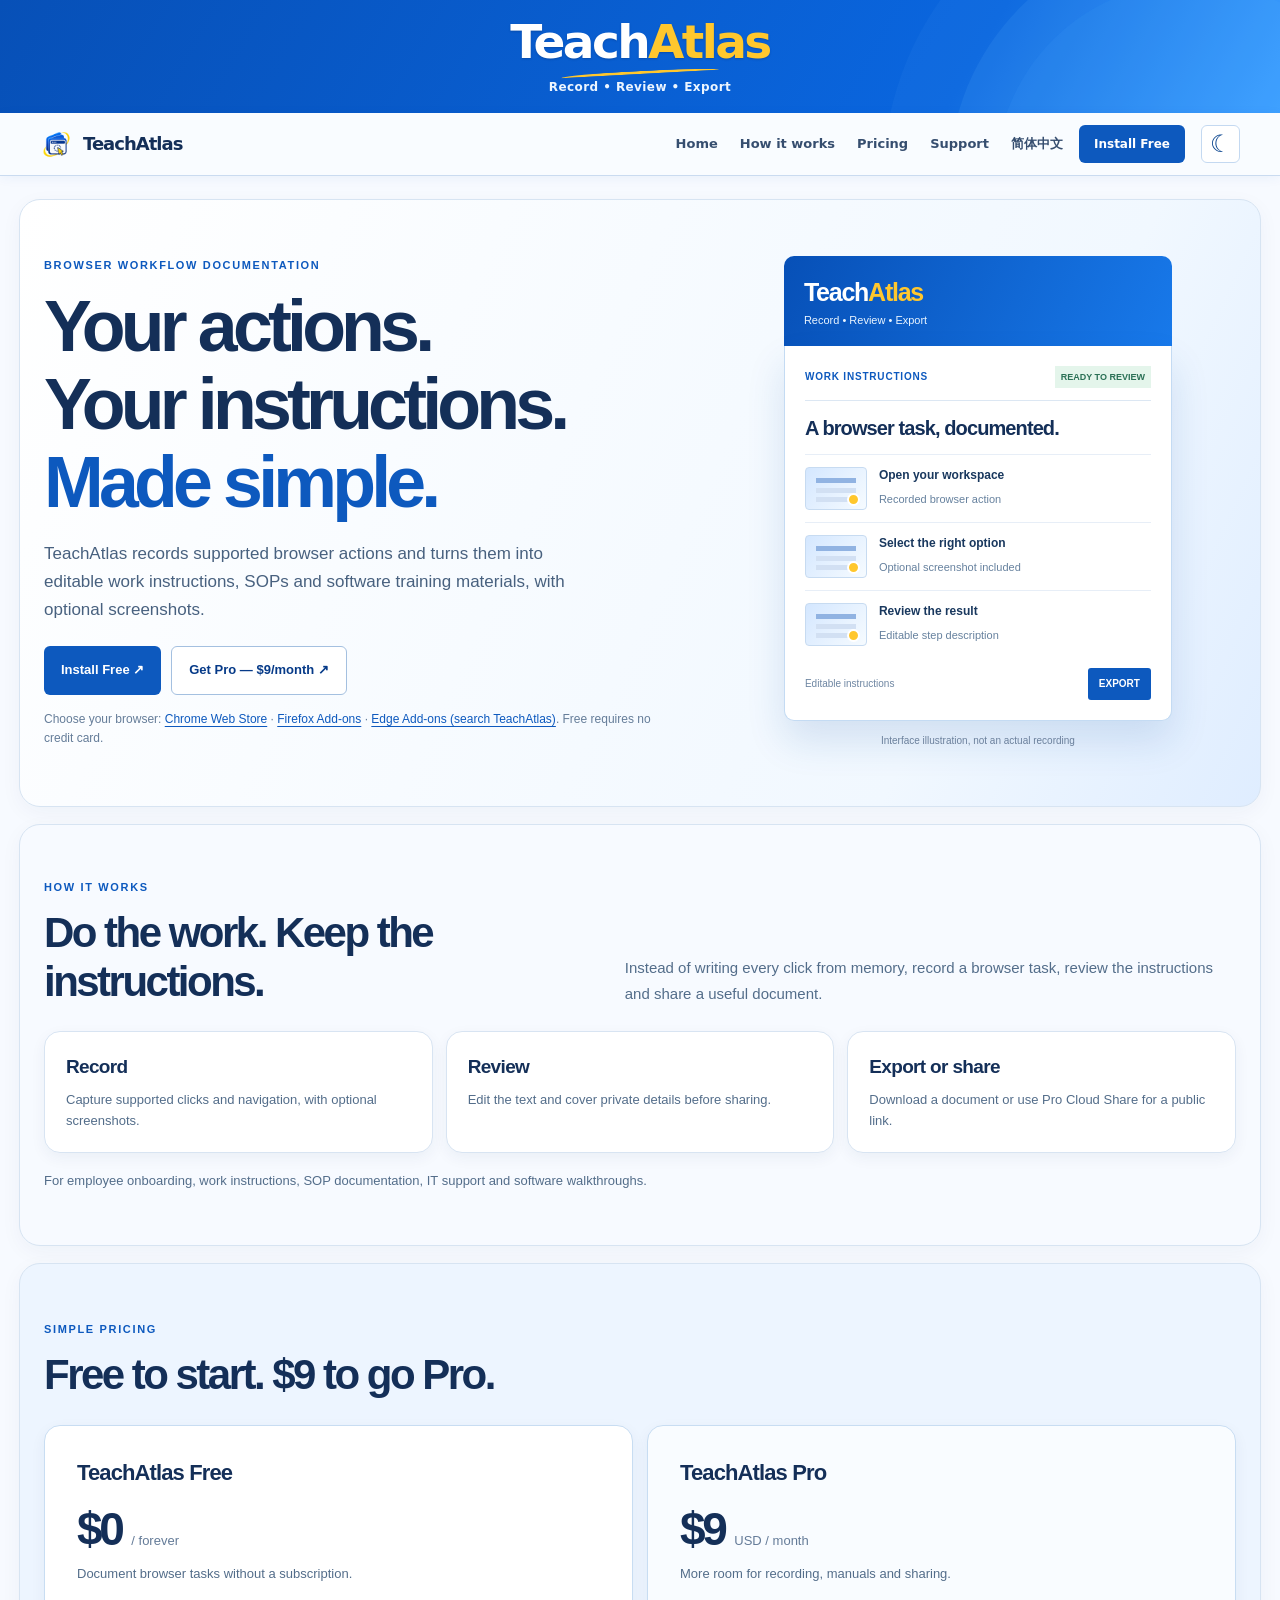
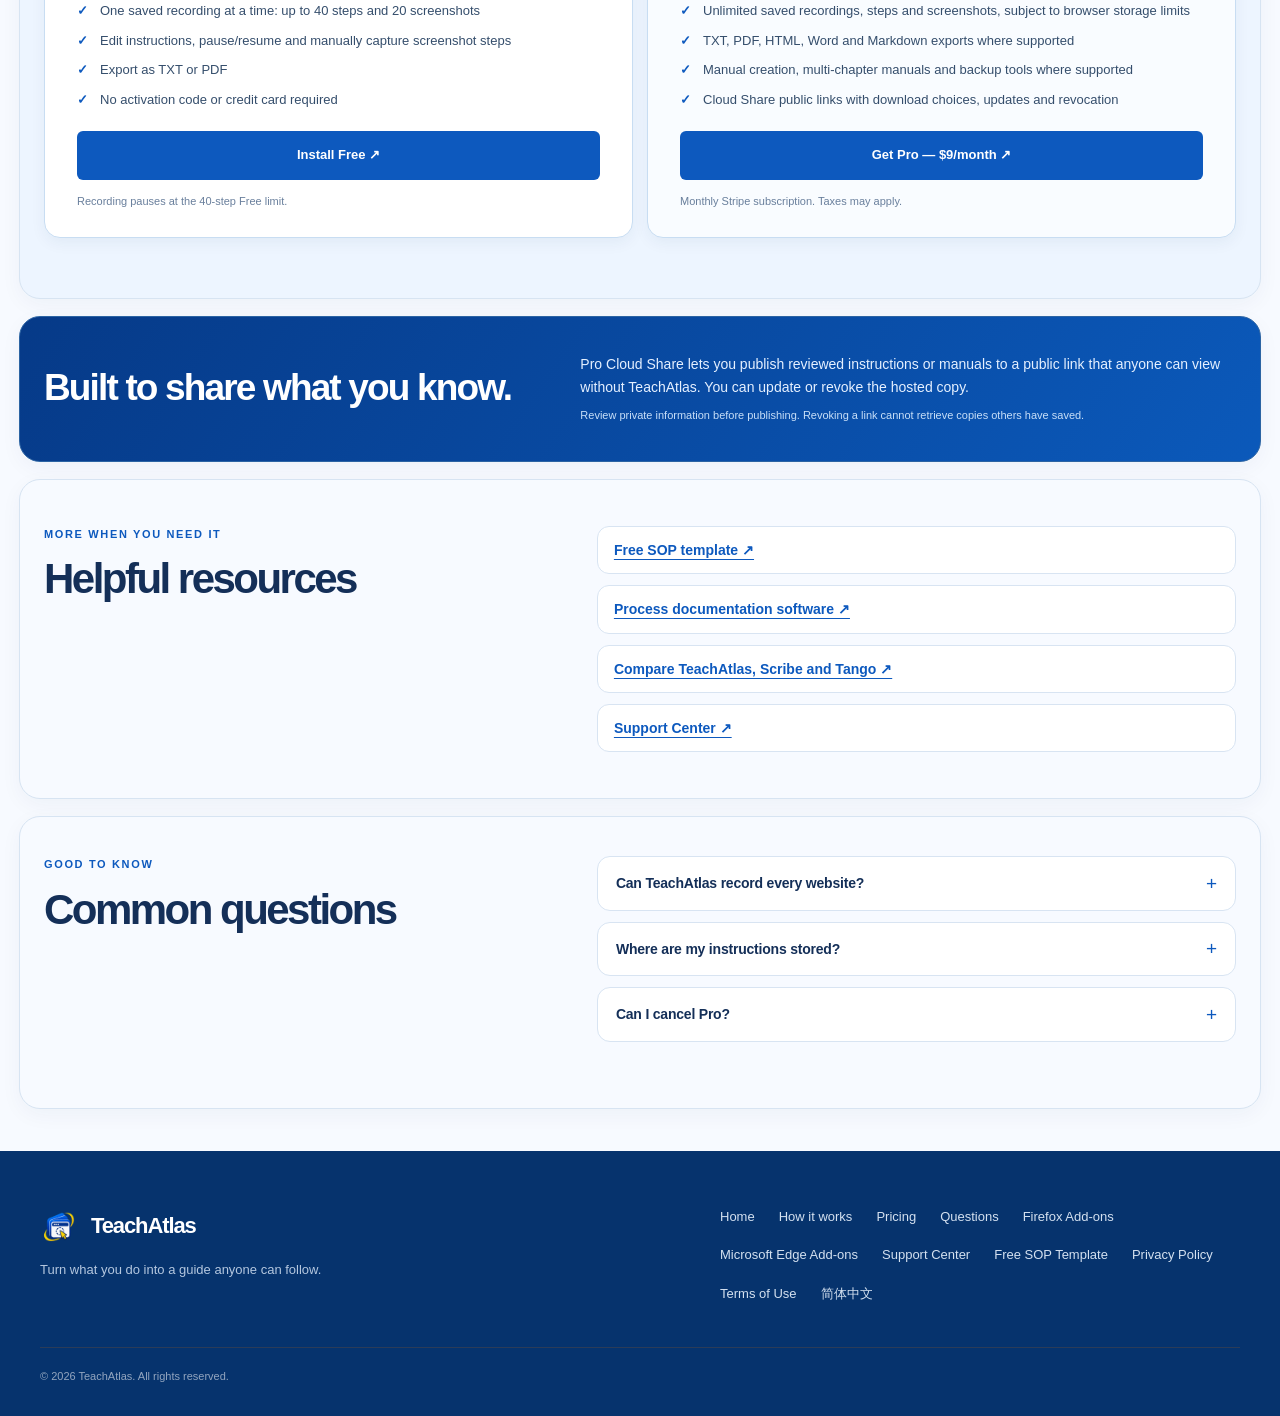
<file: home.html>
<!DOCTYPE html>
<html lang="en">
<head>
  <link rel="icon" href="teachatlas-logo-transparent-192.png?v=20261122c" type="image/png">
  <meta charset="utf-8">
  <meta name="google-site-verification" content="cXAoBAqtEDsNp_oUSElmo6HVXO2nb0mPOv6EMpAOVME">
  <meta name="msvalidate.01" content="57614F9547BE0215F588A8FA9DD81752" />
  <meta name="viewport" content="width=device-width, initial-scale=1">
  <meta name="theme-color" content="#0c1931">
  <meta name="description" content="TeachAtlas records browser workflows and turns them into editable work instructions, training manuals, SOPs and software documentation. Free browser recording and PDF export.">
  <meta name="robots" content="index, follow">
  <link rel="canonical" href="https://chx91.github.io/teachatlas-legal/home.html">
  <link rel="alternate" hreflang="en" href="https://chx91.github.io/teachatlas-legal/home.html">
  <link rel="alternate" hreflang="zh-CN" href="https://chx91.github.io/teachatlas-legal/zh-cn.html">
  <link rel="alternate" hreflang="x-default" href="https://chx91.github.io/teachatlas-legal/home.html">
  <meta property="og:type" content="website">
  <meta property="og:site_name" content="TeachAtlas">
  <meta property="og:title" content="TeachAtlas | Work Instructions, SOPs & Browser Documentation">
  <meta property="og:description" content="Turn browser activity into clear work instructions, training materials and software documentation. Start free.">
  <meta property="og:url" content="https://chx91.github.io/teachatlas-legal/home.html">
  <meta name="twitter:card" content="summary">
  <title>TeachAtlas | Work Instructions, SOPs & Browser Documentation</title>
  <script type="application/ld+json">
  {
    "@context":"https://schema.org",
    "@type":"SoftwareApplication",
    "name":"TeachAtlas",
    "url":"https://chx91.github.io/teachatlas-legal/home.html",
    "applicationCategory":"BusinessApplication",
    "operatingSystem":"Chrome, Firefox, Microsoft Edge",
    "description":"Record supported browser workflows and create editable work instructions, SOPs, employee training manuals, and software documentation.",
    "offers":{"@type":"Offer","price":"0","priceCurrency":"USD","description":"Free plan available; optional Pro subscription at USD 9/month."}
  }
  </script>
  <style>
    :root {
      color-scheme: light;
      --ink:#13213a;
      --sub:#53627b;
      --blue:#265fe3;
      --blue-deep:#1649ba;
      --night:#0c1931;
      --sky:#cfe5fc;
      --paper:#f8f7f2;
      --white:#ffffff;
      --lemon:#ffdc59;
      --edge:#dce3eb;
      --serif:Georgia,"Times New Roman",serif;
    }
    *,*::before,*::after{box-sizing:border-box}
    html{scroll-behavior:smooth;scroll-padding-top:85px}
    body{margin:0;color:var(--ink);background:var(--paper);font-family:Inter,-apple-system,BlinkMacSystemFont,"Segoe UI",Arial,sans-serif;line-height:1.6;-webkit-font-smoothing:antialiased}
    button,input{font:inherit}
    a{color:inherit}
    a:focus-visible,button:focus-visible,summary:focus-visible{outline:3px solid #e0a400;outline-offset:4px}
    button{cursor:pointer}
    ::selection{background:#d2e1ff;color:#0c1931}
    .skip-link{position:absolute;z-index:1000;left:12px;top:-80px;padding:9px 14px;background:var(--lemon);color:var(--night);font-weight:800}
    .skip-link:focus{top:8px}
    .wrap{width:min(1200px,calc(100% - 48px));margin-inline:auto}
    .eyebrow{display:flex;align-items:center;gap:11px;margin:0 0 21px;font-size:11px;font-weight:800;letter-spacing:.16em;text-transform:uppercase}
    .eyebrow::before{content:"";width:21px;height:2px;background:currentColor;flex:0 0 auto}
    .light{color:#c9d7f8}
    .muted{color:var(--sub)}
    .visually-hidden{position:absolute!important;width:1px;height:1px;clip:rect(0,0,0,0);white-space:nowrap;overflow:hidden}
    /* A deliberately compact header on phones. */
    .header{position:sticky;top:0;z-index:50;background:rgba(248,247,242,.94);border-bottom:1px solid rgba(30,56,90,.12);backdrop-filter:blur(16px);-webkit-backdrop-filter:blur(16px)}
    .header-inner{min-height:76px;display:flex;align-items:center;justify-content:space-between;gap:18px}
    .brand{display:inline-flex;align-items:center;gap:11px;text-decoration:none;font-size:20px;font-weight:850;letter-spacing:-.055em;white-space:nowrap}
    .brand img{width:43px;height:43px;object-fit:contain}
    .nav{display:flex;align-items:center;gap:27px}
    .nav a:not(.nav-cta){font-size:13px;text-decoration:none;font-weight:650;color:#394966;transition:color .2s}
    .nav a:hover{color:var(--blue)}
    .nav-cta{font-size:13px;font-weight:800;padding:12px 19px;background:var(--night);color:#fff;text-decoration:none;white-space:nowrap;border-radius:4px;transition:background .2s,transform .2s}
    .nav-cta:hover{background:var(--blue);transform:translateY(-1px)}
    .menu-button{display:none;align-items:center;gap:9px;color:var(--night);background:transparent;border:1px solid var(--edge);padding:9px 12px;border-radius:5px;font-size:13px;font-weight:750}
    .menu-lines{display:inline-grid;gap:4px}
    .menu-lines i{height:2px;width:16px;background:currentColor;display:block}
    /* Hero */
    .hero{position:relative;isolation:isolate;overflow:hidden;background:var(--night);color:white}
    .hero::before{content:"";position:absolute;inset:-20% -25% auto auto;width:960px;height:960px;border:1px solid rgba(255,255,255,.07);border-radius:50%;box-shadow:0 0 0 150px rgba(255,255,255,.022),0 0 0 300px rgba(255,255,255,.018);z-index:-1}
    .hero::after{content:"";position:absolute;inset:auto 0 0;height:170px;background:linear-gradient(transparent,rgba(4,11,26,.22));pointer-events:none;z-index:-1}
    .hero-layout{min-height:670px;display:grid;grid-template-columns:1.03fr .97fr;align-items:center;gap:40px;padding-block:88px 105px}
    .hero-copy{position:relative;z-index:2}
    .hero h1{margin:0 0 28px;font-size:clamp(57px,7vw,101px);line-height:.99;font-weight:840;letter-spacing:-.077em}
    .hero h1 span{display:block}
    .hero h1 em{font-family:var(--serif);font-weight:400;letter-spacing:-.06em;color:var(--lemon);font-style:italic;white-space:nowrap}
    .hero-lead{font-size:clamp(17px,1.9vw,21px);max-width:565px;line-height:1.65;color:#d6e0f2;margin:0 0 31px}
    .hero-detail{font-size:13px;color:#a9bbd6;margin:19px 0 0}
    .hero-links{display:flex;align-items:center;gap:20px;flex-wrap:wrap}
    .button{display:inline-flex;justify-content:center;align-items:center;gap:14px;min-height:52px;padding:13px 23px;border-radius:4px;font-size:14px;font-weight:800;line-height:1.2;text-decoration:none;transition:transform .2s,background .2s,border-color .2s}
    .button:hover{transform:translateY(-2px)}
    .button-yellow{background:var(--lemon);color:var(--night)}
    .button-yellow:hover{background:#ffe78b}
    .button-blue{background:var(--blue);color:white}
    .button-blue:hover{background:var(--blue-deep)}
    .button-white{background:white;color:var(--night)}
    .arrow-link{font-size:13px;font-weight:750;text-decoration:none;display:inline-flex;align-items:center;gap:11px;border-bottom:1px solid currentColor;padding-bottom:5px}
    .arrow-link:hover{color:#83b5fa}
    /* Product art: drawn from the interface concept, not presented as an actual app screenshot. */
    .hero-art{position:relative;width:min(100%,550px);margin:0 auto;perspective:1100px}
    .hero-art::before{content:"";position:absolute;left:10%;right:6%;top:12%;bottom:11%;background:#215fe2;filter:blur(70px);opacity:.32;z-index:-1}
    .art-window{overflow:hidden;background:#f8fafc;color:var(--ink);border:1px solid #e2ebf5;border-radius:13px;box-shadow:0 32px 75px rgba(0,0,0,.32);transform:rotate(2deg)}
    .window-top{display:flex;align-items:center;gap:7px;background:#e9eff6;border-bottom:1px solid #dbe4ef;padding:13px 16px}
    .window-top i{width:7px;height:7px;background:#b9c8da;border-radius:50%}
    .window-address{font-size:10px;margin-inline:auto;color:#72839a;letter-spacing:.02em}
    .art-body{padding:27px}
    .art-topline{display:flex;align-items:center;justify-content:space-between;gap:15px}
    .art-signature{display:flex;align-items:center;gap:9px;font-weight:850;letter-spacing:-.035em}
    .art-signature img{width:31px;height:31px;object-fit:contain}
    .art-status{font-size:10px;color:#2f6b55;background:#dcf3e9;padding:4px 9px;border-radius:2px;font-weight:800}
    .art-kicker{color:#718099;font-size:10px;text-transform:uppercase;letter-spacing:.14em;font-weight:800;margin:24px 0 4px}
    .art-title{font-size:clamp(21px,2.4vw,31px);font-weight:850;line-height:1.18;letter-spacing:-.05em;margin:0 0 20px}
    .art-progress{height:2px;background:#d6e1ed;margin-bottom:23px;position:relative}
    .art-progress::before{content:"";display:block;width:69%;height:100%;background:var(--blue)}
    .art-instruction{display:grid;grid-template-columns:83px 1fr;gap:15px;align-items:center;padding:13px 0;border-bottom:1px solid #e5ecf3}
    .art-thumb{width:83px;height:56px;border-radius:5px;position:relative;overflow:hidden;background:linear-gradient(155deg,#d8e7ff,#fafcff);border:1px solid #d4e1f0}
    .art-thumb::before{content:"";position:absolute;left:11px;right:10px;top:13px;height:8px;background:#82a3dd;border-radius:2px;box-shadow:0 14px 0 #d1dff2,0 25px 0 #d1dff2}
    .art-thumb::after{content:"";width:19px;height:19px;position:absolute;right:13px;top:20px;background:#ffdb57;border:4px solid white;border-radius:50%;box-shadow:0 2px 9px #7187ad66}
    .art-line1{height:9px;width:92%;background:#203c6e;border-radius:2px;margin-bottom:10px}
    .art-line2{height:6px;width:66%;background:#c0cddf;border-radius:2px}
    .art-instruction:nth-of-type(2) .art-line1{width:81%}
    .art-instruction:nth-of-type(3) .art-line1{width:70%}
    .art-footer{display:flex;justify-content:space-between;align-items:center;gap:8px;margin-top:22px}
    .art-footer span{font-size:11px;color:#7b8ba1}
    .art-export{background:var(--blue);color:#fff;padding:9px 15px;font-size:11px;font-weight:800;border-radius:3px}
    .art-sticker{position:absolute;right:-21px;bottom:-22px;display:flex;flex-direction:column;gap:3px;background:var(--lemon);padding:16px 21px;box-shadow:0 20px 30px rgba(0,0,0,.15);transform:rotate(-8deg);color:#10244d}
    .art-sticker strong{font-size:28px;line-height:1;font-weight:900;letter-spacing:-.06em}
    .art-sticker span{font-size:11px;font-weight:750;letter-spacing:.02em}
    .art-note{font-size:11px;opacity:.62;margin:35px 0 0;text-align:center}
    /* Skinny marquee */
    /* Transitions between editorial chapters */
    section.chapter{padding:122px 0}
    .chapter-label{font-size:12px;font-weight:820;text-transform:uppercase;letter-spacing:.14em;color:var(--blue);margin:0 0 16px}
    h2{font-size:clamp(35px,4.8vw,65px);line-height:1.1;letter-spacing:-.065em;margin:0;font-weight:825}
    p{margin-top:0}
    .section-intro{font-size:17px;line-height:1.8;color:var(--sub);max-width:650px}
    .large-statement{display:grid;grid-template-columns:1fr 1fr;gap:80px;align-items:end}
    .large-statement h2{max-width:660px}
    .large-statement p{margin:0}
    .idea-grid{display:grid;grid-template-columns:repeat(3,1fr);gap:0;border-top:1px solid #bdc7d6;margin-top:66px}
    .idea{padding:34px 28px 12px 0;position:relative}
    .idea:not(:last-child){border-right:1px solid #d5dde6;margin-right:28px}
    .idea .small-mark{display:block;font-size:13px;letter-spacing:.04em;color:var(--blue);font-weight:800;margin-bottom:28px}
    .idea h3{font-size:24px;line-height:1.2;letter-spacing:-.04em;margin:0 0 14px}
    .idea p{color:var(--sub);font-size:14px;line-height:1.75}
    /* Use-case explorer: interactive without oversized buttons or bubbly cards */
    .use-cases{background:#eaf0f7;padding:116px 0 130px}
    .use-head{display:flex;align-items:end;justify-content:space-between;gap:34px;margin-bottom:62px}
    .use-head h2{max-width:730px}
    .use-head p{max-width:280px;margin:0;font-size:15px;color:var(--sub)}
    .use-stage{display:grid;grid-template-columns:260px 1fr;gap:65px;border-top:1px solid #b8c7d9;padding-top:22px}
    .use-tabs{display:flex;flex-direction:column;gap:0}
    .use-tab{display:flex;justify-content:space-between;align-items:center;width:100%;border:0;border-bottom:1px solid #bdcbdc;background:transparent;padding:21px 8px 21px 0;text-align:left;font-size:16px;font-weight:780;color:#617087}
    .use-tab[aria-selected="true"]{color:var(--blue)}
    .use-tab[aria-selected="true"]::after{content:"↗";font-size:22px}
    .use-tab:hover{color:var(--blue-deep)}
    .use-panel{min-height:300px;display:grid;grid-template-columns:1fr 190px;gap:35px;align-items:center}
    .use-panel-copy .index{font-size:12px;text-transform:uppercase;letter-spacing:.15em;color:#5b6f91;font-weight:800}
    .use-panel h3{font-size:clamp(31px,3.8vw,54px);line-height:1.12;letter-spacing:-.06em;margin:15px 0 19px}
    .use-panel p{font-size:16px;line-height:1.85;color:#4a5e7a;max-width:600px}
    .use-panel .use-graphic{height:180px;width:180px;border:1px solid #b6c8e0;border-radius:50%;display:grid;place-items:center;position:relative}
    .use-graphic::before,.use-graphic::after{content:"";position:absolute;border:1px solid #bdcfe4;inset:19px;border-radius:50%}
    .use-graphic::after{inset:38px}
    .use-graphic span{position:relative;z-index:1;font-family:var(--serif);font-size:73px;font-style:italic;color:var(--blue);line-height:1}
    /* Product feature ribbon */
    .feature-band{background:white;padding:116px 0}
    .feature-head{max-width:820px;margin-bottom:65px}
    .feature-head h2{margin-bottom:20px}
    .feature-list{border-top:1px solid var(--edge)}
    .feature-row{display:grid;grid-template-columns:.7fr 1.4fr .6fr;align-items:start;gap:32px;padding:28px 0;border-bottom:1px solid var(--edge)}
    .feature-row .category{font-size:11px;font-weight:800;text-transform:uppercase;letter-spacing:.13em;color:var(--blue)}
    .feature-row h3{font-size:clamp(19px,2.4vw,28px);line-height:1.22;letter-spacing:-.045em;margin:0 0 8px}
    .feature-row p{font-size:14px;color:var(--sub);margin:0;line-height:1.75}
    .feature-row .icon-arrow{text-align:right;font-size:25px;color:#a0aec3;font-weight:300}
    /* Cloud Share highlight */
    .cloud{background:var(--night);color:white;position:relative;overflow:hidden}
    .cloud-layout{padding:112px 0;display:grid;grid-template-columns:1fr .9fr;gap:75px;align-items:center}
    .cloud h2{max-width:660px;margin-bottom:25px}
    .cloud p{max-width:555px;color:#c9d7ea;font-size:16px;line-height:1.8}
    .cloud .cloud-footnote{font-size:12px;color:#90a6c5;margin:23px 0 0}
    .cloud-art{position:relative;min-height:300px;display:grid;place-items:center}
    .cloud-art::before{content:"";position:absolute;width:min(85%,360px);height:220px;border:1px solid #335275;border-radius:50%;transform:rotate(-28deg)}
    .cloud-art::after{content:"";position:absolute;width:290px;height:290px;border:1px solid rgba(255,255,255,.10);border-radius:50%}
    .share-preview{position:relative;z-index:2;background:#fff;color:var(--night);padding:23px;box-shadow:0 30px 80px #0005;width:min(100%,390px);transform:rotate(3deg)}
    .share-preview .share-top{display:flex;justify-content:space-between;align-items:center;gap:16px;font-size:11px;font-weight:800;color:var(--blue);padding-bottom:19px;border-bottom:1px solid #dce4ef}
    .share-preview h3{font-size:25px;letter-spacing:-.055em;margin:19px 0 10px}
    .share-preview p{font-size:12px;color:#53647c;line-height:1.65}
    .share-link{border:1px solid #cddbed;padding:12px;margin-top:25px;font-size:11px;color:#53647c;display:flex;justify-content:space-between;align-items:center;gap:7px}
    .share-chip{background:#e3f0ff;color:#1850b2;padding:5px 8px;font-size:10px;font-weight:800;white-space:nowrap}
    /* Simple flat plan comparison */
    .pricing{padding:120px 0;background:var(--paper)}
    .pricing-head{text-align:center;max-width:740px;margin:0 auto 54px}
    .pricing-head h2{margin-bottom:19px}
    .pricing-grid{display:grid;grid-template-columns:repeat(2,minmax(0,1fr));border:1px solid #d5dde7;background:white;overflow:hidden}
    .plan{padding:44px 48px 40px}
    .plan+.plan{border-left:1px solid #d5dde7}
    .plan-featured{background:#f0f5ff}
    .plan-top{display:flex;align-items:center;justify-content:space-between;gap:10px}
    .plan-top h3{font-size:25px;letter-spacing:-.05em;margin:0}
    .plan-label{font-size:10px;letter-spacing:.13em;text-transform:uppercase;font-weight:850;color:var(--blue)}
    .plan-price{margin:24px 0 8px;display:flex;gap:10px;align-items:baseline}
    .plan-price strong{font-size:clamp(47px,5vw,70px);font-weight:850;letter-spacing:-.08em;line-height:1}
    .plan-price span{font-size:14px;color:var(--sub)}
    .plan-summary{min-height:62px;font-size:14px;color:var(--sub);line-height:1.7}
    .plan ul{list-style:none;margin:29px 0 30px;padding:24px 0 0;border-top:1px solid #d4dce7;display:grid;gap:17px}
    .plan li{font-size:13px;line-height:1.6;display:grid;grid-template-columns:15px 1fr;gap:10px}
    .plan li::before{content:"✓";font-weight:900;color:var(--blue)}
    .plan .button{width:100%}
    .pricing-foot{max-width:940px;margin:23px auto 0;color:#697b91;font-size:12px;text-align:center;line-height:1.7}
    /* International reach */
    /* Resources and FAQ */
    .resources{background:white;padding:105px 0}
    .resource-head{display:flex;align-items:end;justify-content:space-between;gap:25px;margin-bottom:43px}
    .resource-links{display:grid;grid-template-columns:repeat(3,1fr);gap:0;border-top:1px solid #cbd5e2}
    .resource-links a{padding:27px 23px 25px 0;text-decoration:none;border-bottom:1px solid #cbd5e2}
    .resource-links a:not(:last-child){border-right:1px solid #d9e1e9;padding-right:24px;margin-right:24px}
    .resource-links a:hover h3{color:var(--blue)}
    .resource-links small{display:block;color:var(--blue);font-size:10px;font-weight:850;letter-spacing:.15em;text-transform:uppercase;margin-bottom:16px}
    .resource-links h3{font-size:21px;letter-spacing:-.05em;line-height:1.2;margin:0 0 10px}
    .resource-links p{font-size:13px;color:var(--sub);line-height:1.7;margin:0}
    .resource-links .resource-arrow{display:block;color:var(--blue);margin-top:19px;font-size:19px}
    .faq{padding:115px 0}
    .faq-layout{display:grid;grid-template-columns:.75fr 1.25fr;gap:65px}
    .faq h2{font-size:clamp(32px,4vw,56px)}
    .faq-list{border-top:1px solid #bcc8d7}
    details{border-bottom:1px solid #bcc8d7;padding:22px 0}
    summary{cursor:pointer;list-style:none;font-size:16px;font-weight:760;letter-spacing:-.015em;display:flex;align-items:center;justify-content:space-between;gap:14px}
    summary::-webkit-details-marker{display:none}
    summary::after{content:"+";font-size:26px;color:var(--blue);font-weight:350;line-height:1}
    details[open] summary::after{content:"−"}
    details p{color:var(--sub);font-size:14px;line-height:1.8;margin:14px 32px 2px 0}
    /* CTA and footer */
    .endcap{padding:100px 0;background:#dbeafa;position:relative;overflow:hidden}
    .endcap::before{content:"";position:absolute;width:360px;height:360px;border:1px solid #b6cceb;border-radius:50%;right:-80px;top:-145px;box-shadow:0 0 0 105px #ffffff23}
    .endcap-layout{position:relative;display:flex;justify-content:space-between;align-items:center;gap:45px}
    .endcap h2{font-size:clamp(38px,5vw,65px);max-width:730px}
    .endcap p{max-width:610px;margin:17px 0 0;color:#4c6280;font-size:16px}
    .endcap .button{white-space:nowrap}
    footer{background:var(--night);color:#b4c7df;padding:56px 0 30px}
    .footer-main{display:flex;justify-content:space-between;gap:40px;align-items:start}
    .footer-brand{display:flex;align-items:center;gap:12px;color:white;text-decoration:none;font-size:22px;font-weight:850;letter-spacing:-.05em}
    .footer-brand img{width:39px;height:39px}
    footer p{font-size:13px;max-width:340px;margin:14px 0 0}
    .footer-links{display:flex;flex-wrap:wrap;gap:18px 24px;max-width:520px}
    .footer-links a{text-decoration:none;color:#d4e1f0;font-size:13px}
    .footer-links a:hover{text-decoration:underline}
    .copyright{border-top:1px solid #2b3c58;margin-top:42px;padding-top:20px;font-size:11px;color:#92a5bf}
    /* Motion is supportive, not required to understand the page. */
    .reveal{transition:transform .65s cubic-bezier(.2,.8,.2,1),opacity .65s}
    .js-ready .reveal:not(.shown){transform:translateY(22px);opacity:0}
    @media(max-width:1050px){
      .hero-layout{gap:15px}
      .hero h1{font-size:clamp(54px,7vw,85px)}
      .nav{gap:17px}
      .nav a:not(.nav-cta){font-size:12px}
      .cloud-layout{gap:35px}
      .use-stage{gap:32px}
    }
    @media(max-width:780px){
      html{scroll-padding-top:70px}
      .header-inner{min-height:68px}
      .brand{font-size:19px}
      .brand img{width:38px;height:38px}
      .menu-button{display:inline-flex}
      .nav{position:absolute;left:0;right:0;top:100%;display:none;flex-direction:column;align-items:stretch;gap:0;background:#f8f7f2;border-bottom:1px solid var(--edge);box-shadow:0 12px 25px #0c193121;padding:8px 24px 20px}
      .nav.open{display:flex}
      .nav a{padding:12px 2px}
      .nav .nav-cta{text-align:center;margin-top:7px;padding:13px}
      .hero-layout{grid-template-columns:1fr;gap:48px;min-height:0;padding-block:73px 78px}
      .hero h1{font-size:clamp(53px,10vw,83px)}
      .hero-art{max-width:480px}
      .large-statement,.cloud-layout,.faq-layout{grid-template-columns:1fr;gap:28px}
      section.chapter,.feature-band,.use-cases,.resources,.pricing,.faq{padding:85px 0}
      .idea-grid{margin-top:46px}
      .use-head{display:block;margin-bottom:35px}
      .use-head h2{margin-bottom:16px}
      .use-stage{grid-template-columns:1fr;gap:30px}
      .use-tabs{flex-direction:row;overflow-x:auto;border-bottom:1px solid #bdcbdc}
      .use-tab{min-width:max-content;padding:13px 20px 16px 0;margin-right:22px;font-size:14px;border-bottom:0}
      .use-tab[aria-selected="true"]{box-shadow:inset 0 -3px var(--blue)}
      .use-tab[aria-selected="true"]::after{content:none}
      .use-panel{grid-template-columns:1fr 130px}
      .use-panel .use-graphic{width:125px;height:125px}
      .use-graphic span{font-size:51px}
      .cloud-art{min-height:275px}
      .endcap-layout{align-items:start;flex-direction:column;gap:26px}
      .pricing-grid{grid-template-columns:1fr}
      .plan+.plan{border-left:0;border-top:1px solid #d5dde7}
      .resource-links{grid-template-columns:1fr}
      .resource-links a:not(:last-child){border-right:0;padding-right:0;margin-right:0}
    }
    @media(max-width:520px){
      .wrap{width:min(100% - 36px,1200px)}
      .hero-layout{padding-top:57px}
      .hero h1{font-size:clamp(48px,11.9vw,67px);letter-spacing:-.073em}
      .hero-lead{font-size:16px}
      .hero-links{align-items:stretch;gap:22px}
      .hero-links .button{width:100%}
      .hero h1 em{white-space:normal}
      .art-body{padding:17px}
      .art-title{font-size:25px}
      .art-instruction{grid-template-columns:62px 1fr;gap:10px;padding:10px 0}
      .art-thumb{width:62px;height:47px}
      .art-sticker{right:-6px;bottom:-13px;padding:11px 13px}
      .art-sticker strong{font-size:22px}
      .art-sticker span{font-size:9px}
      .hero-art{width:calc(100% - 8px)}
      .idea-grid{display:block}
      .idea,.idea:not(:last-child){border-right:0;border-bottom:1px solid #d5dde6;margin-right:0;padding:27px 0}
      .idea:last-child{border-bottom:0}
      .idea .small-mark{margin-bottom:10px}
      .use-panel{grid-template-columns:1fr}
      .use-panel .use-graphic{display:none}
      .use-panel{min-height:260px}
      .feature-row{grid-template-columns:1fr 24px;gap:8px 13px}
      .feature-row .category{grid-column:1/-1}
      .feature-row .icon-arrow{grid-column:2;grid-row:2}
      .feature-row .feature-copy{grid-column:1;grid-row:2}
      .plan{padding:33px 25px}
      .pricing-head{margin-bottom:34px}
      .resource-head{display:block}
      .resource-head h2{margin-bottom:13px}
      .cloud-layout{padding:87px 0}
      .share-preview{padding:18px}
      .endcap{padding:76px 0}
      .footer-main{flex-direction:column}
    }
    @media(prefers-reduced-motion:reduce){
      html{scroll-behavior:auto}
      *,*::before,*::after{animation-duration:.01ms!important;transition-duration:.01ms!important;scroll-behavior:auto!important}
      .js-ready .reveal:not(.shown){transform:none;opacity:1}
    }
  

  /* Homepage banner adapted from the actual TeachAtlas 2.5.18 sidebar.
     The centered white/yellow wordmark and subtitle follow the release's branding. */
  :root{
    --ink:#142f58;--sub:#456080;--blue:#0d59be;--blue-deep:#063a88;
    --night:#063a88;--lemon:#ffc72d;--paper:#f7faff;--edge:#c8ddf5;--sky:#d8eaff;
  }
  .sidebar-brand-banner{
    min-height:132px;position:relative;overflow:hidden;isolation:isolate;
    display:flex;justify-content:center;align-items:center;
    background:linear-gradient(125deg,#0750b7 0%,#0a66df 76%,#3297ff 100%);
    color:#fff;border-bottom:3px solid rgba(255,255,255,.72);
  }
  .sidebar-banner-orbit{position:absolute;right:-120px;bottom:-265px;width:410px;height:410px;border-radius:50%;background:rgba(120,203,255,.18);box-shadow:0 0 0 47px rgba(130,210,255,.09),0 0 0 110px rgba(130,210,255,.045);pointer-events:none;z-index:-1}
  .sidebar-banner-center{text-align:center;display:flex;flex-direction:column;align-items:center;padding:20px 24px;min-width:0}
  .banner-wordmark{color:#fff;text-decoration:none;font-size:clamp(36px,4vw,51px);line-height:1.05;letter-spacing:-1.9px;font-weight:850;text-shadow:0 1px 2px #003c8855}
  .banner-wordmark span{color:#ffc72d}
  .banner-underline{display:block;width:190px;max-width:80%;height:7px;border-top:4px solid var(--lemon);border-radius:55% 55% 0 0;margin:5px auto 0;transform:rotate(-3deg)}
  .banner-tagline{font-family:"Trebuchet MS",Arial,sans-serif;margin:4px 0 0;font-weight:650;font-size:clamp(12px,1.5vw,16px);color:#f0f6ff;letter-spacing:.045em;white-space:nowrap}
  .header{box-shadow:0 2px 12px rgba(7,80,183,.075);background:rgba(248,252,255,.97);border-bottom:1px solid #cadbf0}
  .header-inner{min-height:63px}
  .brand{font-size:17px;letter-spacing:-.045em}
  .brand img{width:33px;height:33px}
  .nav-cta{background:var(--blue);border-radius:7px}
  .nav-cta:hover{background:var(--blue-deep)}
  .hero{color:var(--ink);background:radial-gradient(circle at 78% 38%,#c5e0ff 0,transparent 45%),linear-gradient(128deg,#f7fbff,#e6f3ff 55%,#d8eaff)}
  .hero::before{width:630px;height:630px;inset:auto -130px -340px auto;border-color:#97bee855;box-shadow:0 0 0 80px #579de508,0 0 0 180px #579de508}
  .hero::after{background:linear-gradient(transparent,#e9f4ff55);height:100px}
  .hero-layout{min-height:645px;padding-block:74px 85px;grid-template-columns:1.04fr .96fr}
  .hero h1{font-size:clamp(50px,6.7vw,85px);letter-spacing:-.072em}
  .hero h1 em{color:#1160cf}
  .hero-lead{color:#456080;font-size:clamp(16px,1.6vw,19px)}
  .hero-detail{color:#607996}
  .hero .eyebrow{color:#125ab6}
  .hero-links .button-yellow{background:var(--blue);color:#fff;box-shadow:0 9px 26px #0d59be2b}
  .hero-links .button-yellow:hover{background:var(--blue-deep)}
  .hero .arrow-link{color:var(--blue-deep)}
  .art-window{width:91%;background:#fff;transform:rotate(-2deg);border-color:#a6c9eb;box-shadow:0 25px 65px #18569c25}
  .hero-art::before{opacity:.19}
  .art-body{padding:24px}
  .art-sticker{display:none}
  .art-note{text-align:left;margin:23px 0 0;font-size:10px;color:#5c718a;opacity:1}
  .sidebar-mockup{position:absolute;width:53%;right:-8%;top:19%;transform:rotate(4deg);z-index:2;border-radius:13px;overflow:hidden;border:1px solid #a1c5e9;box-shadow:0 20px 40px #10396844;background:#eaf4ff}
  .sidebar-mockup-head{text-align:center;background:linear-gradient(125deg,#0750b7,#0a66df 76%,#3297ff);color:#fff;padding:15px 9px 11px}
  .sidebar-mockup-head strong{display:block;font:850 23px/1.07 "Trebuchet MS",Arial,sans-serif;letter-spacing:-.8px}
  .sidebar-mockup-head strong span{color:#ffc72d}
  .sidebar-mockup-head i{display:block;margin:5px auto 0;width:106px;height:5px;border-top:3px solid #ffc72d;border-radius:60%;transform:rotate(-3deg)}
  .sidebar-mockup-head small{display:block;font-size:9px;font-weight:650;color:#f0f6ff;margin-top:3px;white-space:nowrap}
  .sidebar-mockup-body{padding:18px 14px 21px;background:linear-gradient(160deg,#eef7ff,#dbeaff)}
  .mock-status{font-size:10px;font-weight:800;color:#235e5a;background:#e3f6ee;border:1px solid #bddecf;padding:7px;border-radius:5px}
  .status-dot{display:inline-block;width:7px;height:7px;border-radius:50%;background:#2eb27f;margin-right:3px}
  .mock-section{color:#164b8b;font-weight:850;font-size:10px;letter-spacing:.055em;margin:19px 0 7px}
  .mock-action{display:flex;justify-content:space-between;align-items:center;background:linear-gradient(#1374ef,#0252bd);color:#fff;padding:10px 12px;font-weight:750;font-size:12px;border-radius:6px}
  .mock-action span{color:#ffcf33}
  .mock-divider{height:1px;background:#bad1e8;margin:19px 0}
  .mock-export{padding:9px 12px;background:#d0e1f9;border:1px solid #b5cfe9;color:#164b8b;font-size:11px;font-weight:800;border-radius:5px}
  .use-cases{background:linear-gradient(135deg,#e0eeff,#f2f8ff)}
  .cloud{background:linear-gradient(125deg,#063a88,#0a5bc6 80%,#1074e8)}
  .cloud .eyebrow{color:#fff}
  .cloud p{color:#e2edfc}
  .cloud .cloud-footnote{color:#d7e6f7}
  .cloud-art::before,.cloud-art::after{border-color:#a9ccff44}
  .plan-featured{background:#edf5ff}
  .endcap{background:linear-gradient(125deg,#d8eaff,#f3faff)}
  footer{background:#06336d}
  @media(max-width:1050px){
    .sidebar-mockup{right:-3%}
    .hero h1{font-size:clamp(47px,6.3vw,77px)}
  }
  @media(max-width:780px){
    .sidebar-brand-banner{min-height:112px}
    .sidebar-banner-center{padding:17px 20px}
    .banner-wordmark{font-size:39px}
    .banner-tagline{font-size:12px}
    .header-inner{min-height:58px}
    .hero-layout{padding-block:65px 70px;gap:36px}
    .hero h1{font-size:clamp(51px,9vw,72px)}
    .hero-art{max-width:540px}
    .sidebar-mockup{right:1%;top:17%}
  }
  @media(max-width:520px){
    .sidebar-brand-banner{min-height:104px}
    .sidebar-banner-center{padding:14px 12px;align-items:center;width:100%}
    .banner-wordmark{font-size:33px;letter-spacing:-1.3px}
    .banner-underline{width:119px;height:5px;border-top-width:3px}
    .banner-tagline{font-size:10px;letter-spacing:0;white-space:normal;text-align:center}
    .hero h1{font-size:clamp(45px,11.1vw,59px)}
    .hero-lead{font-size:16px}
    .art-window{width:91%;transform:rotate(-1deg)}
    .art-body{padding:14px}
    .art-signature{font-size:13px}
    .art-status{font-size:7px}
    .art-title{font-size:20px;max-width:67%}
    .art-instruction{grid-template-columns:57px 1fr;gap:8px;padding:8px 0}
    .art-thumb{width:57px;height:40px}
    .art-footer{align-items:start}
    .art-footer span:first-child{max-width:62%}
    .sidebar-mockup{width:53%;right:-2%;top:16%}
    .sidebar-mockup-head{padding:10px 5px 8px}
    .sidebar-mockup-head strong{font-size:17px}
    .sidebar-mockup-head i{width:80px;margin-top:3px}
    .sidebar-mockup-head small{font-size:7px}
    .sidebar-mockup-body{padding:10px 7px 13px}
    .mock-status{font-size:8px;padding:5px}
    .mock-section{font-size:8px;margin:12px 0 5px}
    .mock-action,.mock-export{font-size:9px;padding:8px 6px}
    .mock-divider{margin:10px 0}
    .art-note{margin:20px 0 0}
  }

/* Compact homepage layout, November 22 redesign: real links are visibly links. */
.top-action{flex-shrink:0;display:inline-flex;align-items:center;justify-content:center;background:#0d59be;color:#fff;text-decoration:none;font-size:12px;font-weight:800;white-space:nowrap;padding:11px 15px;border-radius:6px}
.top-action:hover{background:#063a88}
.header-inner{gap:11px}
.header .brand{margin-right:auto}
.new-hero{background:linear-gradient(115deg,#fff,#f1f8ff 75%,#dfedff);overflow:hidden}
.new-hero-grid{display:grid;grid-template-columns:1.1fr .9fr;align-items:center;gap:45px;padding:67px 0 68px}
.new-kicker{font-size:11px!important;letter-spacing:.15em;text-transform:uppercase;font-weight:850;color:#0d59be;margin:0 0 12px}
.new-title{font-size:clamp(44px,5.6vw,72px);line-height:1.09;letter-spacing:-.067em;margin:0 0 19px}
.new-title span{display:block}.new-title span:last-child{color:#0d59be}
.new-lead{font-size:17px;color:#48617f;line-height:1.65;max-width:550px;margin:0 0 22px}
.new-actions{display:flex;flex-wrap:wrap;gap:10px}
.new-button{min-height:49px;display:inline-flex;align-items:center;justify-content:center;padding:11px 17px;text-align:center;border-radius:6px;font-size:13px;font-weight:800;text-decoration:none}
.new-button.primary{background:#0d59be;color:white}
.new-button.primary:hover{background:#063a88}
.new-button.secondary{background:#fff;border:1px solid #a4c0e0;color:#063a88}
.new-button.secondary:hover{background:#e6f3ff}
.new-small{font-size:12px;line-height:1.6;color:#657d99;margin:15px 0 0}
.new-small a{color:#0d59be;text-underline-offset:3px}
.new-preview{min-width:0;width:100%;max-width:388px;margin-inline:auto}
.new-preview-head{text-align:left;color:white;background:linear-gradient(115deg,#0750b7,#1879ea);border-radius:10px 10px 0 0;padding:16px 20px}
.new-preview-head strong{font-size:25px;letter-spacing:-.05em}.new-preview-head strong span{color:#ffc72d}
.new-preview-head small{display:block;font-size:11px;color:#eaf5ff}
.new-preview-body{background:#fff;border:1px solid #c4dbf3;border-top:0;padding:20px;border-radius:0 0 10px 10px;box-shadow:0 20px 38px #1755a524}
.new-preview-line{display:flex;justify-content:space-between;align-items:center;gap:10px;border-bottom:1px solid #dce7f3;padding:0 0 12px;margin-bottom:14px}
.new-preview-line span{font-size:10px;letter-spacing:.08em;color:#0d59be;font-weight:800}.new-preview-line b{font-size:9px;padding:4px 6px;background:#e4f5eb;color:#2a7055}
.new-preview-body h2{font-size:20px;line-height:1.3;letter-spacing:-.045em;margin:0 0 13px}
.new-sample{display:flex;gap:12px;align-items:center;border-top:1px solid #e7eef7;padding:11px 0}
.new-sample i{position:relative;width:62px;height:43px;flex:0 0 62px;border:1px solid #c7dbf1;background:linear-gradient(130deg,#d4e7ff,#f6fbff);border-radius:4px}
.new-sample i::before{content:"";position:absolute;left:10px;right:10px;top:10px;height:5px;background:#91b3e2;box-shadow:0 10px 0 #d2e0f3,0 19px 0 #d2e0f3}
.new-sample i::after{content:"";width:13px;height:13px;border:2px solid white;border-radius:50%;background:#ffc72d;position:absolute;right:6px;bottom:3px}
.new-sample p{margin:0}.new-sample strong{display:block;font-size:12px;color:#19385e}.new-sample small{font-size:11px;color:#66819e}
.new-preview-foot{display:flex;align-items:center;justify-content:space-between;gap:7px;margin-top:11px}.new-preview-foot span{font-size:10px;color:#6e86a2}.new-preview-foot b{font-size:10px;padding:8px 11px;background:#0d59be;color:white;border-radius:3px}
.new-preview-note{font-size:10px;text-align:center;color:#6b809c;margin:12px 0 0}
.new-how{padding:54px 0}
.new-intro{display:grid;grid-template-columns:1fr 1.12fr;gap:35px;align-items:end}
.new-how h2,.new-pricing h2,.new-resources h2,.new-faq h2{font-size:clamp(28px,3.5vw,42px);line-height:1.16;letter-spacing:-.06em}
.new-intro>p{font-size:15px;color:#536d8a;line-height:1.7;margin:0}
.new-process{display:grid;grid-template-columns:repeat(3,1fr);margin-top:30px;border-top:1px solid #d6e3f1;border-bottom:1px solid #d6e3f1}
.new-process>div{padding:20px 21px 21px 0}
.new-process>div+div{border-left:1px solid #d6e3f1;padding-left:21px}
.new-process h3{font-size:19px;margin:0 0 6px;letter-spacing:-.035em}
.new-process p,.new-uses{font-size:13px;color:#536d8a;line-height:1.65;margin:0}
.new-uses{margin-top:17px}
.new-pricing{background:#eff6ff;padding:57px 0 60px}
.new-pricing h2{margin-bottom:26px}
.new-plans{display:grid;grid-template-columns:repeat(2,minmax(0,1fr));border:1px solid #c8ddf2;border-radius:10px;overflow:hidden;background:#fff}
.new-plan{padding:29px 32px 26px;min-width:0}
.new-plan.pro{background:#fafdff;border-left:1px solid #c8ddf2}
.new-plan h3{font-size:22px;margin:0;letter-spacing:-.04em}
.new-price{font-size:46px;font-weight:850;letter-spacing:-.07em;line-height:1.1;margin:13px 0 10px}
.new-price small{font-size:13px;font-weight:500;letter-spacing:0;color:#647b98}
.new-plan-lead{font-size:13px;color:#536d8a;margin:0 0 16px}
.new-plan ul{list-style:none;padding:0;margin:0 0 22px;display:grid;gap:10px}
.new-plan li{display:grid;grid-template-columns:13px 1fr;gap:10px;font-size:13px;line-height:1.5;color:#354e6c}
.new-plan li::before{content:"✓";color:#0d59be;font-weight:900}
.new-plan .new-button{width:100%}
.new-note{font-size:11px;line-height:1.6;color:#697f9c;margin:13px 0 0}
.new-share{background:#063a88;color:#fff;padding:36px 0}
.new-share-grid{display:grid;grid-template-columns:1fr 1.3fr;align-items:center;gap:32px}
.new-share h2{font-size:clamp(26px,3vw,37px);color:white;letter-spacing:-.05em}
.new-share p{font-size:14px;line-height:1.7;color:#e5f0ff;margin:0}
.new-share small{display:block;font-size:11px;line-height:1.6;color:#c8dff8;margin-top:7px}
.new-resources{padding:46px 0}
.new-resources-grid,.new-faq-grid{display:grid;grid-template-columns:.9fr 1.1fr;gap:30px}
.new-real-links{display:grid;gap:10px;align-content:start}
.new-real-links a{font-size:14px;font-weight:750;color:#0d59be;text-decoration:underline;text-underline-offset:4px}
.new-real-links a:hover{color:#063a88}
.new-faq{padding:39px 0 55px;border-top:1px solid #dce8f3}
.new-faq-grid>div:last-child{border-top:1px solid #dce8f3}
.new-faq details{padding:12px 0;border:0;border-bottom:1px solid #dce8f3;background:transparent;border-radius:0}
.new-faq summary{list-style:none;cursor:pointer;font-size:14px;font-weight:750}
.new-faq summary::-webkit-details-marker{display:none}
.new-faq summary::after{content:"+";float:right;font-size:19px;font-weight:500;color:#0d59be}
.new-faq details[open] summary::after{content:"−"}
.new-faq details p{font-size:13px;line-height:1.7;color:#536d8a;margin:10px 0 0}
.new-faq details a{color:#0d59be;text-underline-offset:3px}
@media(max-width:780px){
  .header-inner{gap:8px}
  .nav{order:4}
  .top-action{margin-left:auto;padding:9px 12px;font-size:11px}
  .menu-button{order:3}
  .new-hero-grid{grid-template-columns:1fr;padding:41px 0 44px;gap:27px}
  .new-title{font-size:clamp(38px,8.8vw,60px)}
  .new-lead{font-size:16px}
  .new-preview{max-width:340px}
  .new-intro,.new-share-grid,.new-resources-grid,.new-faq-grid{grid-template-columns:1fr;gap:16px}
  .new-how{padding:39px 0}
  .new-pricing{padding:42px 0 47px}
  .new-share{padding:31px 0}
  .new-resources{padding:34px 0}
  .new-faq{padding:31px 0 42px}
}
@media(max-width:520px){
  .new-hero-grid{padding-top:35px}
  .new-title{font-size:clamp(37px,9vw,48px)}
  .new-actions .new-button{flex:1 1 auto;font-size:12px;padding:11px 9px}
  .new-process{display:block}
  .new-process>div,.new-process>div+div{border-left:0;padding:13px 0}
  .new-process>div+div{border-top:1px solid #dce8f3}
  .new-plans{grid-template-columns:1fr}
  .new-plan{padding:23px 22px}
  .new-plan.pro{border-left:0;border-top:1px solid #c8ddf2}
  .new-preview-body{padding:15px}
  .new-preview-head{padding:13px 16px}
  .brand{min-width:0}
  .brand span{font-size:15px}
}
@media(max-width:355px){.brand span{display:none}.new-title{font-size:35px}}

</style>
<script>try{if(localStorage.getItem("ta_site_dark_mode")==="dark")document.documentElement.setAttribute("data-ta-theme","dark")}catch(_){}</script>
<link rel="stylesheet" href="teachatlas-site-header.css?v=20261122c">
<style id="ta-home-separated-groups">
  /* Remove the old full-width strips behind the individual cards. */
  main#main .new-process,
  main#main .new-plans,
  html[data-ta-theme="dark"] main#main .new-process,
  html[data-ta-theme="dark"] main#main .new-plans{
    background:none!important;
    background-color:transparent!important;
    border:0!important;
    border-radius:0!important;
    box-shadow:none!important;
    padding:0!important;
    outline:0!important;
    overflow:visible!important;
  }
  main#main .new-process{
    display:grid;
    grid-template-columns:repeat(3,minmax(0,1fr));
    gap:18px;
  }
  main#main .new-plans{
    display:grid;
    grid-template-columns:repeat(2,minmax(0,1fr));
    gap:18px;
  }
  main#main .new-process>div,
  main#main .new-process>div+div,
  main#main .new-plans>.new-plan{
    border-radius:16px!important;
    box-shadow:0 5px 15px rgba(10,48,99,.055)!important;
  }
  html[data-ta-theme="dark"] main#main .new-process>div,
  html[data-ta-theme="dark"] main#main .new-process>div+div,
  html[data-ta-theme="dark"] main#main .new-plans>.new-plan{
    box-shadow:0 5px 16px rgba(0,0,0,.12)!important;
  }
  @media(max-width:780px){
    main#main .new-process,main#main .new-plans{
      grid-template-columns:1fr;
      gap:13px;
    }
  }
</style>

<style id="ta-home-rounded-cards">
  /* Match the Support Center's rounded-card system throughout the homepage. */
  main#main {
    display:flex;flex-direction:column;gap:17px;
    padding:23px 0 42px;
  }
  main#main > section{
    flex:none;width:min(1260px,calc(100% - 38px));margin-inline:auto;
    border:1px solid #d7e4f2;border-radius:21px;
    box-shadow:0 6px 21px rgba(9,48,98,.045);
    overflow:hidden;
  }
  main#main > .new-hero{
    background:linear-gradient(115deg,#fff,#f1f8ff 75%,#dfedff);
  }
  main#main .new-hero-grid{padding-block:56px 57px}
  main#main > .new-how,main#main > .new-resources,main#main > .new-faq{
    background:#f7faff;
  }
  main#main > .new-pricing{background:#edf5ff}
  main#main > .new-share{
    background:linear-gradient(125deg,#063a88,#0b59ba);
    border-color:#2c64a3;
  }
  /* Every "How it works" step is an individual card, not a continuous band. */
  main#main .new-process{
    display:grid;grid-template-columns:repeat(3,minmax(0,1fr));
    gap:13px;margin-top:25px;border:0;
  }
  main#main .new-process>div,
  main#main .new-process>div+div{
    border:1px solid #d8e4f2;border-radius:14px;
    background:#fff;padding:20px 21px;
    min-width:0;
  }
  /* Free and Pro use two distinct rounded panels. */
  main#main .new-plans{
    display:grid;gap:14px;
    border:0;border-radius:0;overflow:visible;
    background:transparent;
  }
  main#main .new-plan,main#main .new-plan.pro{
    border:1px solid #c8ddf2;border-radius:15px;
    background:#fff;
    box-shadow:0 4px 15px rgba(12,61,112,.04);
  }
  main#main .new-plan.pro{background:#f9fcff}
  /* Make useful links and FAQs look as polished as the plan cards. */
  main#main .new-real-links{gap:11px}
  main#main .new-real-links a{
    display:block;padding:12px 16px;
    border:1px solid #d8e4f2;border-radius:12px;
    background:#fff;text-decoration:underline;
  }
  main#main .new-real-links a:hover{
    background:#edf5ff;border-color:#b6d3f1;
  }
  main#main .new-faq-grid>div:last-child{border-top:0}
  main#main .new-faq details{
    margin:0 0 11px;padding:15px 18px;
    border:1px solid #d8e4f2;border-radius:13px;background:#fff;
  }
  main#main .new-faq summary{
    display:flex;align-items:center;justify-content:space-between;gap:12px;
  }
  main#main .new-faq summary::after{float:none;flex:0 0 auto}
  html[data-ta-theme="dark"] main#main > section{
    border-color:#355272!important;
    box-shadow:0 7px 20px rgba(0,0,0,.1)!important;
  }
  html[data-ta-theme="dark"] main#main .new-process>div,
  html[data-ta-theme="dark"] main#main .new-process>div+div,
  html[data-ta-theme="dark"] main#main .new-real-links a,
  html[data-ta-theme="dark"] main#main .new-faq details{
    background:#192e49!important;border-color:#395777!important;
    color:#edf5ff!important;
  }
  html[data-ta-theme="dark"] main#main .new-plans{background:transparent!important}
  html[data-ta-theme="dark"] main#main .new-plan{
    background:#192e49!important;border-color:#395777!important;
  }
  html[data-ta-theme="dark"] main#main .new-plan.pro{
    background:#1b3451!important;border-color:#456484!important;
  }
  html[data-ta-theme="dark"] main#main .new-real-links a:hover{
    background:#274667!important;
  }
  @media(max-width:780px){
    main#main{gap:13px;padding:15px 0 30px}
    main#main > section{width:calc(100% - 24px);border-radius:17px}
    main#main > section .wrap{width:calc(100% - 36px)}
    main#main .new-hero-grid{padding-block:37px 40px}
    main#main .new-process{grid-template-columns:1fr;gap:11px}
    main#main .new-process>div,main#main .new-process>div+div{
      padding:17px 19px;border:1px solid #d8e4f2;
    }
    main#main .new-plans{grid-template-columns:1fr;gap:12px}
    main#main .new-plan,main#main .new-plan.pro{
      border:1px solid #c8ddf2;border-radius:14px;
    }
    main#main .new-faq details{padding:14px 16px}
  }
  @media(max-width:520px){
    main#main .new-hero-grid{padding-top:34px}
    main#main .new-process>div,main#main .new-process>div+div{padding:15px 16px}
    main#main .new-plan{padding:23px 22px}
    main#main .new-plan.pro{border-top:1px solid #c8ddf2}
  }
</style>
</head>
<body>
<a class="ta-site-skip" href="#main">Skip to content</a>
<div class="ta-site-banner" role="banner">
  <div class="ta-site-banner-inner">
    <a class="ta-site-wordmark" href="home.html" aria-label="TeachAtlas homepage">Teach<span>Atlas</span></a>
    <span class="ta-site-swoosh" aria-hidden="true"></span>
    <p class="ta-site-tagline" lang="en">Record • Review • Export</p>
  </div>
</div>
<div class="ta-site-bar">
  <div class="ta-site-container">
    <a class="ta-site-home" href="home.html" aria-label="TeachAtlas homepage">
      <img src="teachatlas-logo-transparent-192.png?v=20261122c" alt="" width="34" height="34">
      <span>TeachAtlas</span>
    </a>
    <nav class="ta-site-desktop-nav" aria-label="Main navigation">
      <a href="home.html">Home</a>
      <a href="home.html#how">How it works</a>
      <a href="home.html#pricing">Pricing</a>
        <a href="support.html">Support</a>
      <a href="zh-cn.html" lang="zh-CN">简体中文</a>
    </nav>
    <a class="ta-site-install" href="https://chromewebstore.google.com/detail/hfdninhgfekgelahihnpicfgckiepjgm?utm_source=teachatlas_website&amp;utm_medium=referral&amp;utm_campaign=global_header">Install Free</a>
    <details class="ta-site-mobile-menu">
      <summary aria-label="Open website menu"><span class="ta-site-bars" aria-hidden="true">☰</span> Menu</summary>
      <nav class="ta-site-mobile-links" aria-label="Mobile navigation">
        <a href="home.html">Home</a>
        <a href="home.html#how">How it works</a>
        <a href="home.html#pricing">Pricing</a>
        <a href="support.html">Support</a>
        <a href="index.html#privacy">Privacy &amp; Terms</a>
        <a href="zh-cn.html" lang="zh-CN">简体中文</a>
      </nav>
    </details>
    <button type="button" class="ta-site-theme-toggle" id="ta-theme-toggle" aria-label="Switch to dark mode" aria-pressed="false" title="Switch to dark mode">
      <span class="ta-site-moon" aria-hidden="true">☾</span><span class="ta-site-sun" aria-hidden="true">☀</span>
    </button>
  </div>
</div>
<script>
(function () {
  "use strict";
  var root = document.documentElement;
  var toggle = document.getElementById("ta-theme-toggle");
  if (!toggle) return;

  function render(dark) {
    if (dark) root.setAttribute("data-ta-theme", "dark");
    else root.removeAttribute("data-ta-theme");
    toggle.setAttribute("aria-pressed", dark ? "true" : "false");
    var title = dark ? "Switch to light mode" : "Switch to dark mode";
    toggle.setAttribute("aria-label", title);
    toggle.setAttribute("title", title);
  }

  render(root.getAttribute("data-ta-theme") === "dark");

  toggle.addEventListener("click", function () {
    var dark = root.getAttribute("data-ta-theme") !== "dark";
    render(dark);
    try { localStorage.setItem("ta_site_dark_mode", dark ? "dark" : "light"); } catch (err) {}
  });

  window.addEventListener("storage", function (event) {
    if (event.key === "ta_site_dark_mode") render(event.newValue === "dark");
  });
}());
</script>
<main id="main">
  <section class="new-hero">
    <div class="wrap new-hero-grid">
      <div class="new-hero-copy">
        <p class="new-kicker">Browser workflow documentation</p>
        <h1 class="new-title"><span>Your actions.</span><span>Your instructions.</span><span>Made simple.</span></h1>
        <p class="new-lead">TeachAtlas records supported browser actions and turns them into editable work instructions, SOPs and software training materials, with optional screenshots.</p>
        <div class="new-actions">
          <a class="new-button primary" href="https://chromewebstore.google.com/detail/hfdninhgfekgelahihnpicfgckiepjgm?utm_source=teachatlas_website&amp;utm_medium=referral&amp;utm_campaign=homepage_hero">Install Free ↗</a>
          <a class="new-button secondary" href="https://buy.stripe.com/aFa9AV1mReOg6xP44S2wU00">Get Pro — $9/month ↗</a>
        </div>
        <p class="new-small">Choose your browser: <a href="https://chromewebstore.google.com/detail/teachatlas/hfdninhgfekgelahihnpicfgckiepjgm">Chrome Web Store</a> · <a href="https://addons.mozilla.org/en-US/firefox/addon/teachatlas/">Firefox Add-ons</a> · <a href="https://microsoftedge.microsoft.com/addons/Microsoft-Edge-Extensions-Home">Edge Add-ons (search TeachAtlas)</a>. Free requires no credit card.</p>
      </div>
      <div class="new-preview" role="img" aria-label="Illustration of an editable TeachAtlas work instruction with optional screenshots. Not a screenshot of the extension.">
        <div class="new-preview-head"><strong>Teach<span>Atlas</span></strong><small>Record • Review • Export</small></div>
        <div class="new-preview-body">
          <div class="new-preview-line"><span>WORK INSTRUCTIONS</span><b>READY TO REVIEW</b></div>
          <h2>A browser task, documented.</h2>
          <div class="new-sample"><i aria-hidden="true"></i><p><strong>Open your workspace</strong><small>Recorded browser action</small></p></div>
          <div class="new-sample"><i aria-hidden="true"></i><p><strong>Select the right option</strong><small>Optional screenshot included</small></p></div>
          <div class="new-sample"><i aria-hidden="true"></i><p><strong>Review the result</strong><small>Editable step description</small></p></div>
          <div class="new-preview-foot"><span>Editable instructions</span><b>EXPORT</b></div>
        </div>
        <p class="new-preview-note">Interface illustration, not an actual recording</p>
      </div>
    </div>
  </section>

  <section class="new-how" id="how">
    <div class="wrap">
      <div class="new-intro"><div><p class="new-kicker">How it works</p><h2>Do the work. Keep the instructions.</h2></div><p>Instead of writing every click from memory, record a browser task, review the instructions and share a useful document.</p></div>
      <div class="new-process">
        <div><h3>Record</h3><p>Capture supported clicks and navigation, with optional screenshots.</p></div>
        <div><h3>Review</h3><p>Edit the text and cover private details before sharing.</p></div>
        <div><h3>Export or share</h3><p>Download a document or use Pro Cloud Share for a public link.</p></div>
      </div>
      <p class="new-uses">For employee onboarding, work instructions, SOP documentation, IT support and software walkthroughs.</p>
    </div>
  </section>

  <section class="new-pricing" id="pricing">
    <div class="wrap">
      <p class="new-kicker">Simple pricing</p>
      <h2>Free to start. $9 to go Pro.</h2>
      <div class="new-plans">
        <article class="new-plan">
          <h3>TeachAtlas Free</h3>
          <p class="new-price">$0 <small>/ forever</small></p>
          <p class="new-plan-lead">Document browser tasks without a subscription.</p>
          <ul>
            <li>One saved recording at a time: up to 40 steps and 20 screenshots</li>
            <li>Edit instructions, pause/resume and manually capture screenshot steps</li>
            <li>Export as TXT or PDF</li>
            <li>No activation code or credit card required</li>
          </ul>
          <a class="new-button primary" href="https://chromewebstore.google.com/detail/hfdninhgfekgelahihnpicfgckiepjgm?utm_source=teachatlas_website&amp;utm_medium=referral&amp;utm_campaign=homepage_pricing">Install Free ↗</a>
          <p class="new-note">Recording pauses at the 40-step Free limit.</p>
        </article>
        <article class="new-plan pro">
          <h3>TeachAtlas Pro</h3>
          <p class="new-price">$9 <small>USD / month</small></p>
          <p class="new-plan-lead">More room for recording, manuals and sharing.</p>
          <ul>
            <li>Unlimited saved recordings, steps and screenshots, subject to browser storage limits</li>
            <li>TXT, PDF, HTML, Word and Markdown exports where supported</li>
            <li>Manual creation, multi-chapter manuals and backup tools where supported</li>
            <li>Cloud Share public links with download choices, updates and revocation</li>
          </ul>
          <a class="new-button primary" href="https://buy.stripe.com/aFa9AV1mReOg6xP44S2wU00">Get Pro — $9/month ↗</a>
          <p class="new-note">Monthly Stripe subscription. Taxes may apply.</p>
        </article>
      </div>
      
    </div>
  </section>

  <section class="new-share">
    <div class="wrap new-share-grid"><h2>Built to share what you know.</h2><div><p>Pro Cloud Share lets you publish reviewed instructions or manuals to a public link that anyone can view without TeachAtlas. You can update or revoke the hosted copy.</p><small>Review private information before publishing. Revoking a link cannot retrieve copies others have saved.</small></div></div>
  </section>

  <section class="new-resources">
    <div class="wrap new-resources-grid"><div><p class="new-kicker">More when you need it</p><h2>Helpful resources</h2></div><div class="new-real-links">
      <a href="sop-template.html">Free SOP template ↗</a>
      <a href="process-documentation-software.html">Process documentation software ↗</a>
      <a href="guide-creator-alternatives.html">Compare TeachAtlas, Scribe and Tango ↗</a>
      <a href="support.html">Support Center ↗</a>
    </div></div>
  </section>

  <section class="new-faq" id="faq">
    <div class="wrap new-faq-grid"><div><p class="new-kicker">Good to know</p><h2>Common questions</h2></div><div>
      <details><summary>Can TeachAtlas record every website?</summary><p>No. You control when recording starts. Protected pages, permissions and technical restrictions can prevent recording or screenshot capture.</p></details>
      <details><summary>Where are my instructions stored?</summary><p>Saved instructions and screenshots normally stay locally in your browser. They do not automatically sync across browsers. Pro Cloud Share is an optional publishing action.</p></details>
      <details><summary>Can I cancel Pro?</summary><p>Yes, using the <a href="https://billing.stripe.com/p/login/aFa9AV1mReOg6xP44S2wU00">Stripe billing portal</a>. Uninstalling the extension does not cancel your subscription. See the <a href="index.html#billing">billing terms</a>.</p></details>
    </div></div>
  </section>
</main>


<footer>
  <div class="wrap">
    <div class="footer-main">
      <div>
        <a class="footer-brand" href="home.html"><img src="teachatlas-logo-transparent-192.png?v=20261122c" alt="" width="39" height="39">TeachAtlas</a>
        <p>Turn what you do into a guide anyone can follow.</p>
      </div>
      <nav class="footer-links" aria-label="Footer links">
        <a href="home.html">Home</a><a href="#how">How it works</a><a href="#pricing">Pricing</a><a href="#faq">Questions</a>
        <a href="https://addons.mozilla.org/en-US/firefox/addon/teachatlas/">Firefox Add-ons</a>
        <a href="https://microsoftedge.microsoft.com/addons/Microsoft-Edge-Extensions-Home">Microsoft Edge Add-ons</a>
        <a href="support.html">Support Center</a><a href="sop-template.html">Free SOP Template</a>
        <a href="index.html#privacy">Privacy Policy</a><a href="index.html#terms">Terms of Use</a>
        <a href="zh-cn.html" lang="zh-CN">简体中文</a>
      </nav>
    </div>
    <div class="copyright">© 2026 TeachAtlas. All rights reserved.</div>
  </div>
</footer>
<script>
(function(){
  'use strict';

  const menu = document.querySelector('.menu-button');
  const nav = document.getElementById('site-nav');
  if(menu && nav){
    function setMenu(open){
      nav.classList.toggle('open',open);
      menu.setAttribute('aria-expanded',String(open));
      const label=menu.querySelector('.menu-label');
      if(label)label.textContent=open?'Close':'Menu';
    }
    menu.addEventListener('click',function(){setMenu(menu.getAttribute('aria-expanded')!=='true')});
    nav.querySelectorAll('a').forEach(function(a){a.addEventListener('click',function(){setMenu(false)})});
    document.addEventListener('keydown',function(e){if(e.key==='Escape')setMenu(false)});
    window.addEventListener('resize',function(){if(window.innerWidth>780)setMenu(false)});
  }
  const entries={
    onboarding:{kicker:'Train new teammates',title:'Show the process once. Help the next person learn it.',description:"Turn common browser tasks into reusable employee training materials. New teammates can follow what you've documented instead of trying to remember every click.",symbol:'↗'},
    sops:{kicker:'Repeatable everyday tasks',title:'Turn know-how into work instructions people can repeat.',description:'Capture a routine browser process, revise the wording, and create standard operating procedure documentation that keeps everyone working from the same instructions.',symbol:'↔'},
    support:{kicker:'Technical support & help desks',title:'Explain a fix without writing every click by hand.',description:'Use recorded browser actions and optional screenshots for troubleshooting instructions, customer assistance, and internal IT support documentation.',symbol:'⌁'},
    training:{kicker:'Software teaching & walkthroughs',title:'Make unfamiliar software feel easier to navigate.',description:'Document the steps needed to complete a task in a web application. Export illustrated instructions to use in training, demonstrations, and self-service help.',symbol:'↝'}
  };
  const tabs=Array.from(document.querySelectorAll('.use-tab'));
  const panel=document.getElementById('use-panel');
  const kicker=document.getElementById('use-kicker');
  const title=document.getElementById('use-title');
  const description=document.getElementById('use-description');
  const symbol=document.getElementById('use-symbol');
  function activate(tab,focus){
    const data=entries[tab.dataset.use];
    if(!data||!panel)return;
    tabs.forEach(function(t){const active=t===tab;t.setAttribute('aria-selected',String(active));t.tabIndex=active?0:-1});
    kicker.textContent=data.kicker;title.textContent=data.title;description.textContent=data.description;symbol.textContent=data.symbol;
    panel.setAttribute('aria-labelledby',tab.id);
    if(focus)tab.focus();
  }
  tabs.forEach(function(tab,index){
    tab.addEventListener('click',function(){activate(tab,false)});
    tab.addEventListener('keydown',function(e){
      if(!['ArrowLeft','ArrowRight','Home','End'].includes(e.key))return;
      e.preventDefault();
      let next=index;
      if(e.key==='ArrowRight')next=(index+1)%tabs.length;
      if(e.key==='ArrowLeft')next=(index+tabs.length-1)%tabs.length;
      if(e.key==='Home')next=0;
      if(e.key==='End')next=tabs.length-1;
      activate(tabs[next],true);
    });
  });
  if('IntersectionObserver' in window && !window.matchMedia('(prefers-reduced-motion: reduce)').matches){
    const nodes=document.querySelectorAll('.reveal');
    document.documentElement.classList.add('js-ready');
    const observer=new IntersectionObserver(function(items){
      items.forEach(function(item){if(item.isIntersecting){item.target.classList.add('shown');observer.unobserve(item.target)}});
    },{threshold:.06,rootMargin:'0px 0px 20px 0px'});
    nodes.forEach(function(node){observer.observe(node)});
  }
})();
</script>
</body>
</html>
</file>
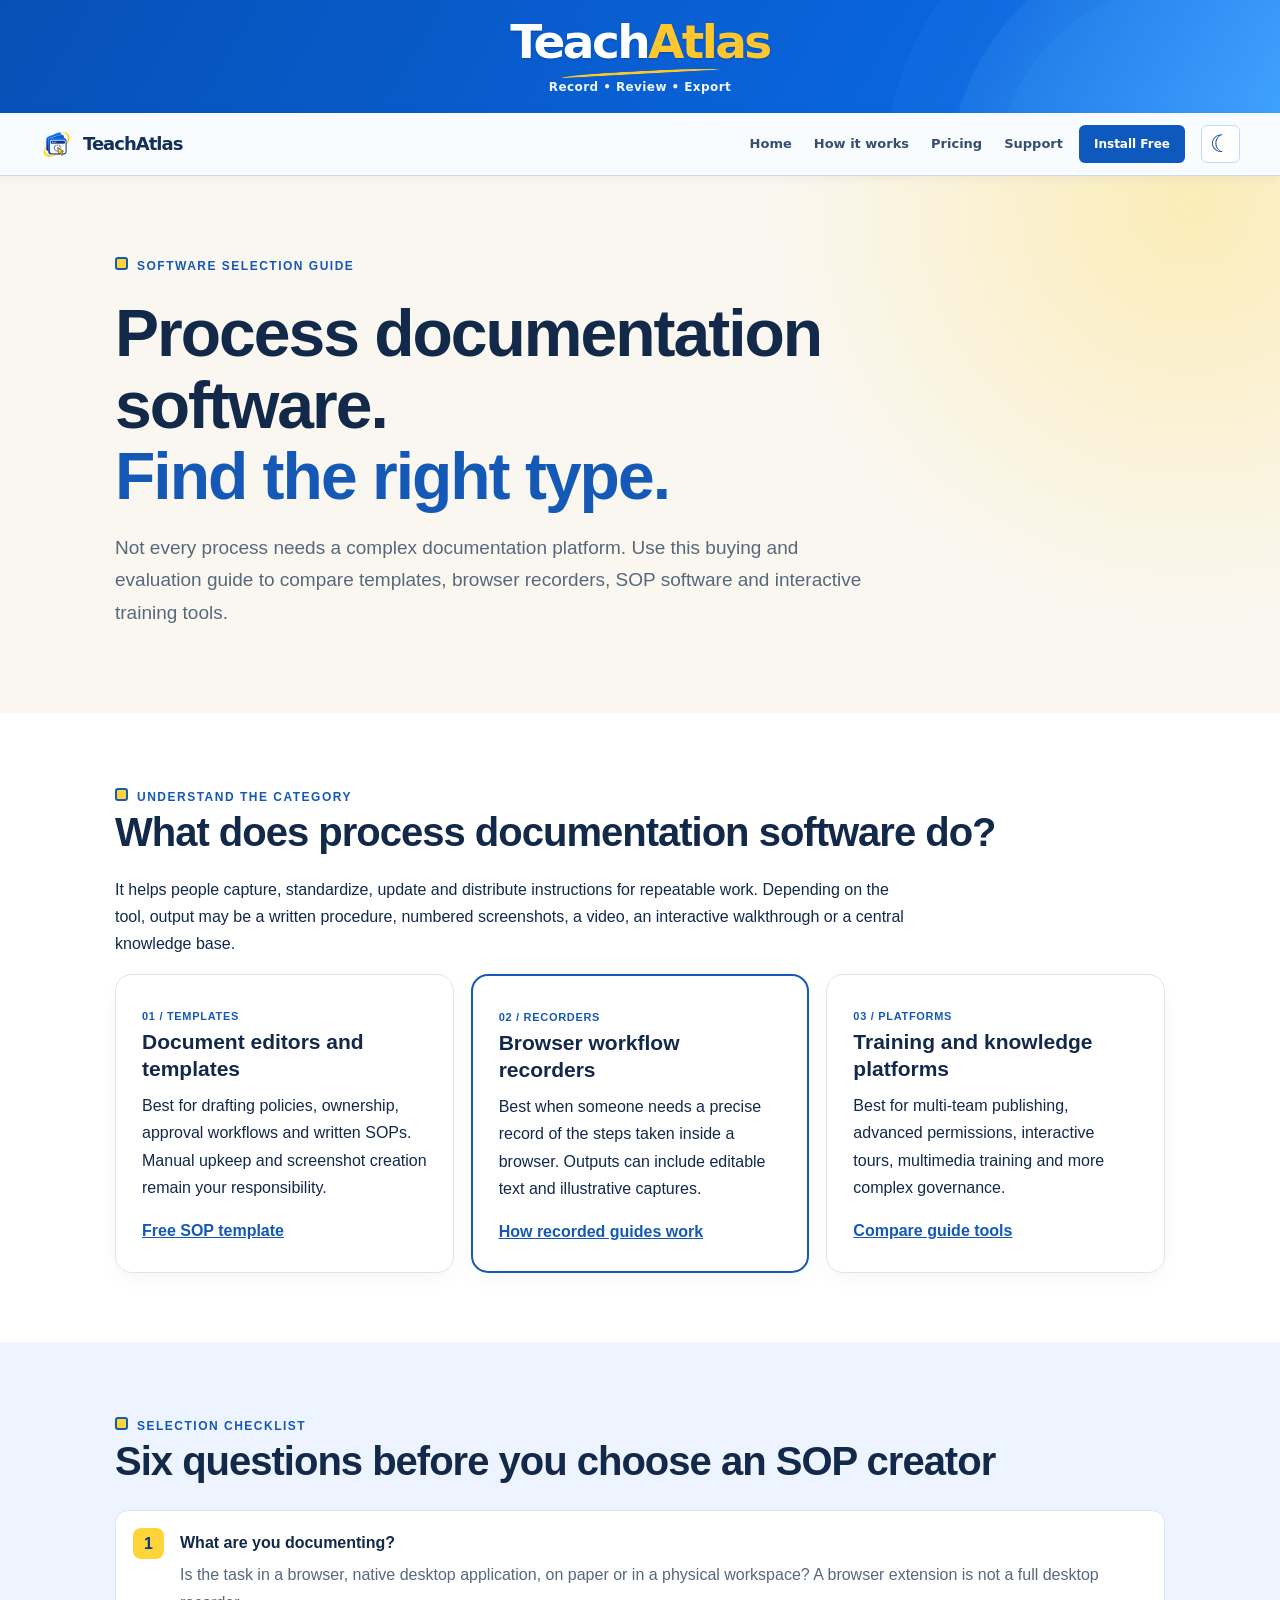
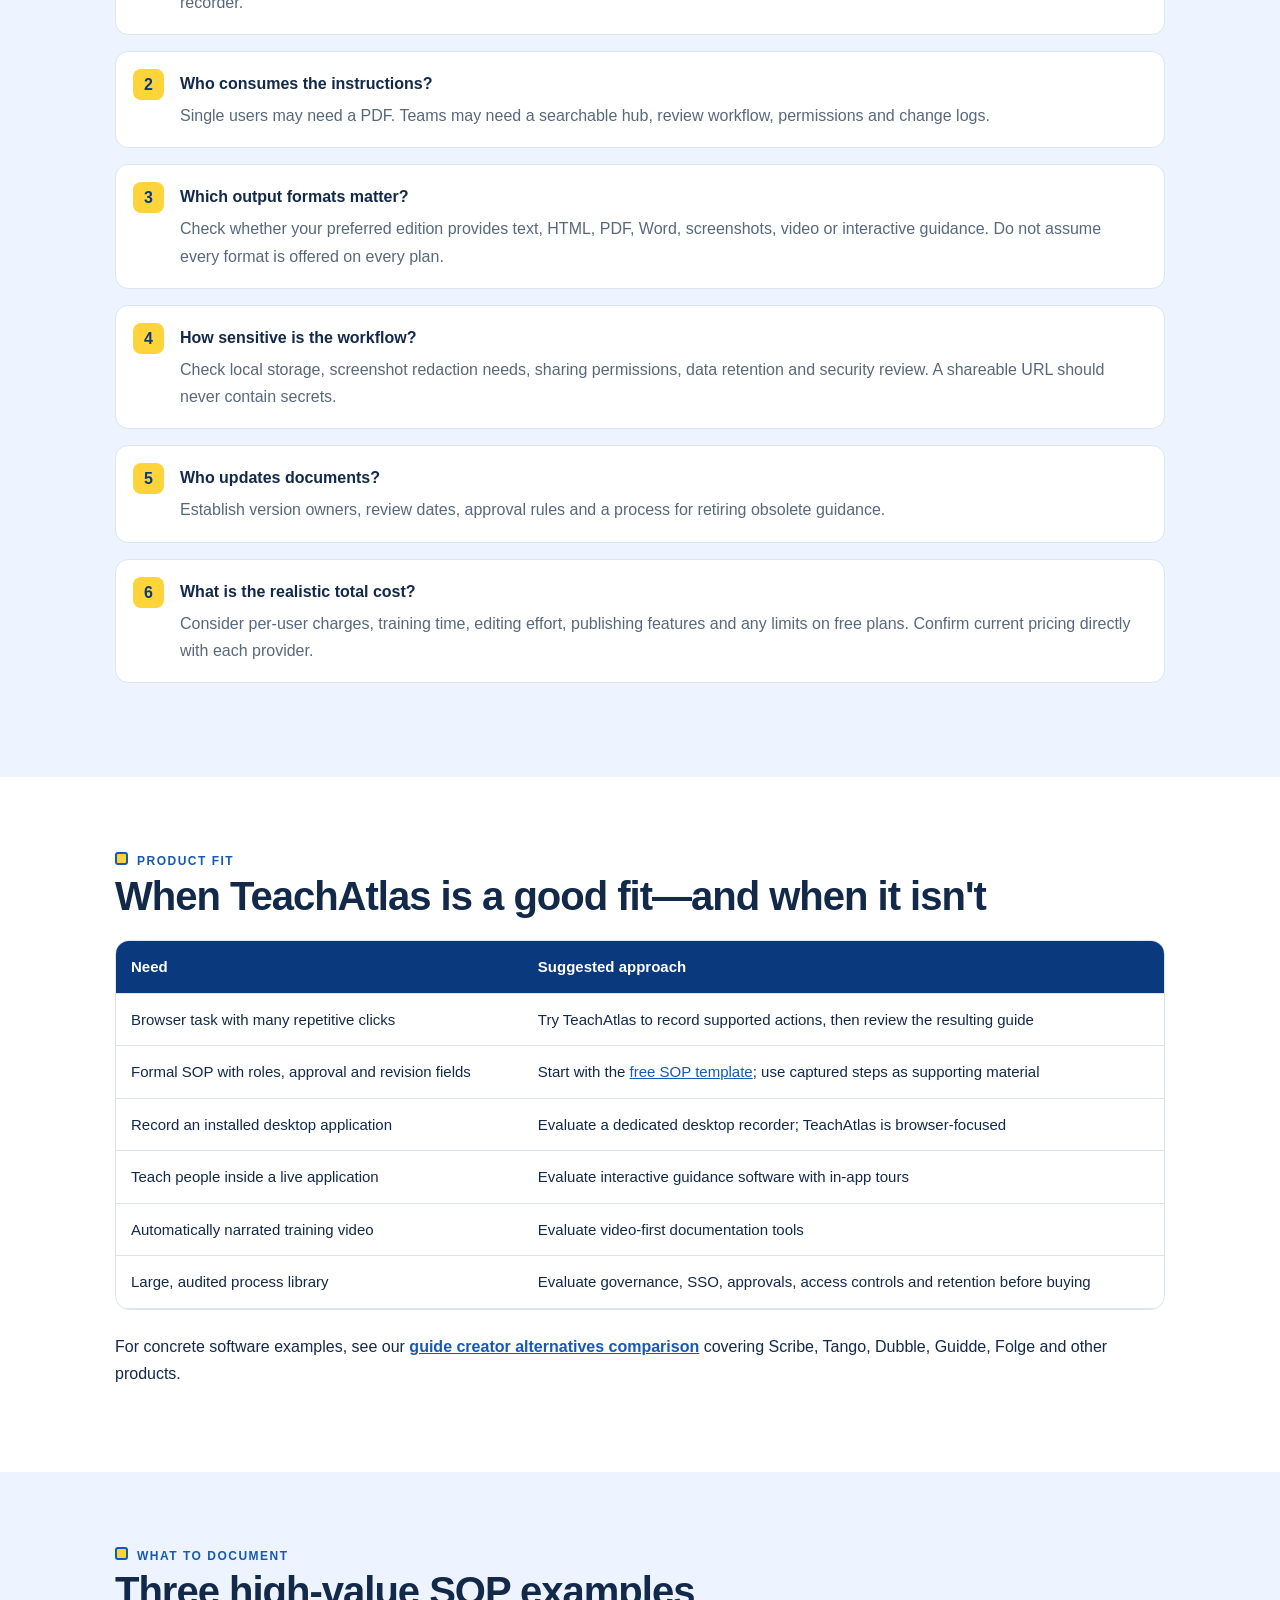
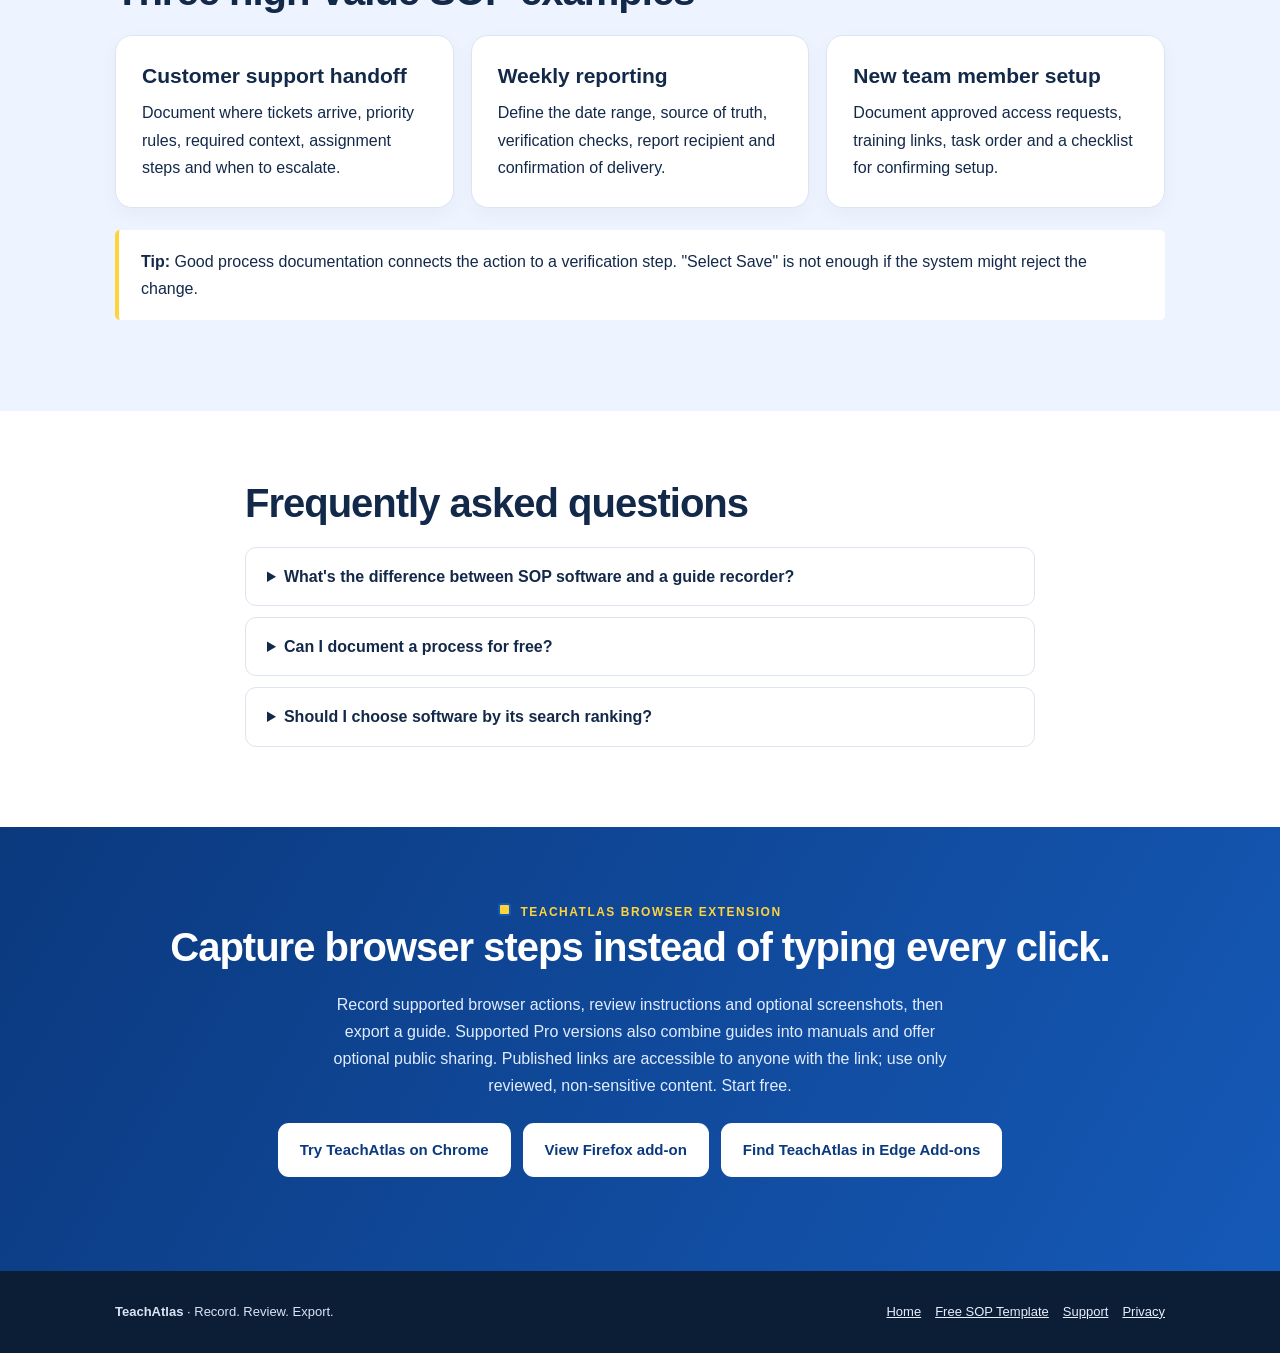
<file: process-documentation-software.html>
<!doctype html>
<html lang="en"><head>
<meta charset="utf-8"><meta name="viewport" content="width=device-width,initial-scale=1"><meta name="theme-color" content="#1559b7"><meta name="robots" content="index, follow">
<title>Process Documentation Software & SOP Creators | TeachAtlas</title><meta name="description" content="Compare types of process documentation software, SOP creators and browser workflow recorders. Learn what to document, how to evaluate features, and when TeachAtlas fits."><link rel="canonical" href="https://chx91.github.io/teachatlas-legal/process-documentation-software.html"><link rel="icon" href="teachatlas-logo-transparent-192.png?v=20261122c" type="image/png">
<meta property="og:type" content="article"><meta property="og:site_name" content="TeachAtlas"><meta property="og:title" content="Process Documentation Software & SOP Creators | TeachAtlas"><meta property="og:description" content="Compare types of process documentation software, SOP creators and browser workflow recorders. Learn what to document, how to evaluate features, and when TeachAtlas fits."><meta property="og:url" content="https://chx91.github.io/teachatlas-legal/process-documentation-software.html"><meta name="twitter:card" content="summary">
<link rel="stylesheet" href="resources.css"><script type="application/ld+json">{"@context":"https://schema.org","@type":"WebPage","name":"Process Documentation Software & SOP Creators | TeachAtlas","description":"Compare types of process documentation software, SOP creators and browser workflow recorders. Learn what to document, how to evaluate features, and when TeachAtlas fits.","url":"https://chx91.github.io/teachatlas-legal/process-documentation-software.html","isPartOf":{"@type":"WebSite","name":"TeachAtlas","url":"https://chx91.github.io/teachatlas-legal/home.html"},"datePublished":"2026-11-17","dateModified":"2026-11-21"}</script><script>try{if(localStorage.getItem("ta_site_dark_mode")==="dark")document.documentElement.setAttribute("data-ta-theme","dark")}catch(_){}</script>
<link rel="stylesheet" href="teachatlas-site-header.css?v=20261122c">
</head><body>
<a class="ta-site-skip" href="#main">Skip to content</a>
<div class="ta-site-banner" role="banner">
  <div class="ta-site-banner-inner">
    <a class="ta-site-wordmark" href="home.html" aria-label="TeachAtlas homepage">Teach<span>Atlas</span></a>
    <span class="ta-site-swoosh" aria-hidden="true"></span>
    <p class="ta-site-tagline" lang="en">Record • Review • Export</p>
  </div>
</div>
<div class="ta-site-bar">
  <div class="ta-site-container">
    <a class="ta-site-home" href="home.html" aria-label="TeachAtlas homepage">
      <img src="teachatlas-logo-transparent-192.png?v=20261122c" alt="" width="34" height="34">
      <span>TeachAtlas</span>
    </a>
    <nav class="ta-site-desktop-nav" aria-label="Main navigation">
      <a href="home.html">Home</a>
      <a href="home.html#how">How it works</a>
      <a href="home.html#pricing">Pricing</a>
        <a href="support.html">Support</a>
    </nav>
    <a class="ta-site-install" href="https://chromewebstore.google.com/detail/hfdninhgfekgelahihnpicfgckiepjgm?utm_source=teachatlas_website&amp;utm_medium=referral&amp;utm_campaign=global_header">Install Free</a>
    <details class="ta-site-mobile-menu">
      <summary aria-label="Open website menu"><span class="ta-site-bars" aria-hidden="true">☰</span> Menu</summary>
      <nav class="ta-site-mobile-links" aria-label="Mobile navigation">
        <a href="home.html">Home</a>
        <a href="home.html#how">How it works</a>
        <a href="home.html#pricing">Pricing</a>
        <a href="support.html">Support</a>
        <a href="index.html#privacy">Privacy &amp; Terms</a>
      </nav>
    </details>
    <button type="button" class="ta-site-theme-toggle" id="ta-theme-toggle" aria-label="Switch to dark mode" aria-pressed="false" title="Switch to dark mode">
      <span class="ta-site-moon" aria-hidden="true">☾</span><span class="ta-site-sun" aria-hidden="true">☀</span>
    </button>
  </div>
</div>
<script>
(function () {
  "use strict";
  var root = document.documentElement;
  var toggle = document.getElementById("ta-theme-toggle");
  if (!toggle) return;

  function render(dark) {
    if (dark) root.setAttribute("data-ta-theme", "dark");
    else root.removeAttribute("data-ta-theme");
    toggle.setAttribute("aria-pressed", dark ? "true" : "false");
    var title = dark ? "Switch to light mode" : "Switch to dark mode";
    toggle.setAttribute("aria-label", title);
    toggle.setAttribute("title", title);
  }

  render(root.getAttribute("data-ta-theme") === "dark");

  toggle.addEventListener("click", function () {
    var dark = root.getAttribute("data-ta-theme") !== "dark";
    render(dark);
    try { localStorage.setItem("ta_site_dark_mode", dark ? "dark" : "light"); } catch (err) {}
  });

  window.addEventListener("storage", function (event) {
    if (event.key === "ta_site_dark_mode") render(event.newValue === "dark");
  });
}());
</script>
<main id="main"><section class="hero"><div class="wrap"><span class="eyebrow">Software selection guide</span><h1>Process documentation software.<br><em>Find the right type.</em></h1><p class="lead">Not every process needs a complex documentation platform. Use this buying and evaluation guide to compare templates, browser recorders, SOP software and interactive training tools.</p></div></section>
<section class="section white"><div class="wrap"><span class="eyebrow">Understand the category</span><h2>What does process documentation software do?</h2><p class="narrow">It helps people capture, standardize, update and distribute instructions for repeatable work. Depending on the tool, output may be a written procedure, numbered screenshots, a video, an interactive walkthrough or a central knowledge base.</p><div class="cards3"><article class="card"><span class="tag">01 / Templates</span><h3>Document editors and templates</h3><p>Best for drafting policies, ownership, approval workflows and written SOPs. Manual upkeep and screenshot creation remain your responsibility.</p><a href="sop-template.html"><strong>Free SOP template</strong></a></article><article class="card featured"><span class="tag">02 / Recorders</span><h3>Browser workflow recorders</h3><p>Best when someone needs a precise record of the steps taken inside a browser. Outputs can include editable text and illustrative captures.</p><a href="step-by-step-guide-creator.html"><strong>How recorded guides work</strong></a></article><article class="card"><span class="tag">03 / Platforms</span><h3>Training and knowledge platforms</h3><p>Best for multi-team publishing, advanced permissions, interactive tours, multimedia training and more complex governance.</p><a href="guide-creator-alternatives.html"><strong>Compare guide tools</strong></a></article></div></div></section>
<section class="section mist"><div class="wrap"><span class="eyebrow">Selection checklist</span><h2>Six questions before you choose an SOP creator</h2><ol class="steps">
<li><strong>What are you documenting?</strong><p>Is the task in a browser, native desktop application, on paper or in a physical workspace? A browser extension is not a full desktop recorder.</p></li>
<li><strong>Who consumes the instructions?</strong><p>Single users may need a PDF. Teams may need a searchable hub, review workflow, permissions and change logs.</p></li>
<li><strong>Which output formats matter?</strong><p>Check whether your preferred edition provides text, HTML, PDF, Word, screenshots, video or interactive guidance. Do not assume every format is offered on every plan.</p></li>
<li><strong>How sensitive is the workflow?</strong><p>Check local storage, screenshot redaction needs, sharing permissions, data retention and security review. A shareable URL should never contain secrets.</p></li>
<li><strong>Who updates documents?</strong><p>Establish version owners, review dates, approval rules and a process for retiring obsolete guidance.</p></li>
<li><strong>What is the realistic total cost?</strong><p>Consider per-user charges, training time, editing effort, publishing features and any limits on free plans. Confirm current pricing directly with each provider.</p></li>
</ol></div></section>
<section class="section white"><div class="wrap"><span class="eyebrow">Product fit</span><h2>When TeachAtlas is a good fit—and when it isn't</h2><div class="tablewrap"><table><thead><tr><th>Need</th><th>Suggested approach</th></tr></thead><tbody>
<tr><td>Browser task with many repetitive clicks</td><td>Try TeachAtlas to record supported actions, then review the resulting guide</td></tr>
<tr><td>Formal SOP with roles, approval and revision fields</td><td>Start with the <a href="sop-template.html">free SOP template</a>; use captured steps as supporting material</td></tr>
<tr><td>Record an installed desktop application</td><td>Evaluate a dedicated desktop recorder; TeachAtlas is browser-focused</td></tr>
<tr><td>Teach people inside a live application</td><td>Evaluate interactive guidance software with in-app tours</td></tr>
<tr><td>Automatically narrated training video</td><td>Evaluate video-first documentation tools</td></tr>
<tr><td>Large, audited process library</td><td>Evaluate governance, SSO, approvals, access controls and retention before buying</td></tr>
</tbody></table></div><p style="margin-top:23px">For concrete software examples, see our <a href="guide-creator-alternatives.html"><strong>guide creator alternatives comparison</strong></a> covering Scribe, Tango, Dubble, Guidde, Folge and other products.</p></div></section>
<section class="section mist"><div class="wrap"><span class="eyebrow">What to document</span><h2>Three high-value SOP examples</h2><div class="cards3"><article class="card"><h3>Customer support handoff</h3><p>Document where tickets arrive, priority rules, required context, assignment steps and when to escalate.</p></article><article class="card"><h3>Weekly reporting</h3><p>Define the date range, source of truth, verification checks, report recipient and confirmation of delivery.</p></article><article class="card"><h3>New team member setup</h3><p>Document approved access requests, training links, task order and a checklist for confirming setup.</p></article></div><div class="note"><p><strong>Tip:</strong> Good process documentation connects the action to a verification step. "Select Save" is not enough if the system might reject the change.</p></div></div></section>
<section class="section white"><div class="wrap narrow"><h2>Frequently asked questions</h2><details><summary>What's the difference between SOP software and a guide recorder?</summary><p>A guide recorder focuses on documenting actions as they are performed. A full SOP also establishes purpose, responsibilities, review cycles, exceptions and governance. You can use both together.</p></details><details><summary>Can I document a process for free?</summary><p>Yes. Start with an editable SOP template. For compatible browser tasks, TeachAtlas also offers a Free version, subject to its current plan limitations.</p></details><details><summary>Should I choose software by its search ranking?</summary><p>No. Compare the exact workflow, security requirements, available exports, collaboration features and current price before selecting a tool.</p></details></div></section>
<section class="cta"><div class="wrap"><span class="eyebrow" style="color:#ffd43b">TeachAtlas browser extension</span><h2>Capture browser steps instead of typing every click.</h2><p>Record supported browser actions, review instructions and optional screenshots, then export a guide. Supported Pro versions also combine guides into manuals and offer optional public sharing. Published links are accessible to anyone with the link; use only reviewed, non-sensitive content. Start free.</p><div class="actions" style="justify-content:center"><a class="btn" href="https://chromewebstore.google.com/detail/hfdninhgfekgelahihnpicfgckiepjgm?utm_source=teachatlas_website&utm_medium=referral&utm_campaign=process_documentation_page">Try TeachAtlas on Chrome</a><a class="btn" href="https://addons.mozilla.org/en-US/firefox/addon/teachatlas/">View Firefox add-on</a><a class="btn" href="https://microsoftedge.microsoft.com/addons/Microsoft-Edge-Extensions-Home" target="_blank" rel="noopener noreferrer">Find TeachAtlas in Edge Add-ons</a></div></div></section></main>
<footer><div class="wrap"><span><strong>TeachAtlas</strong> · Record. Review. Export.</span><nav aria-label="Footer links"><a href="home.html">Home</a><a href="sop-template.html">Free SOP Template</a><a href="support.html">Support</a><a href="index.html#privacy">Privacy</a></nav></div></footer>
</body></html>
</file>
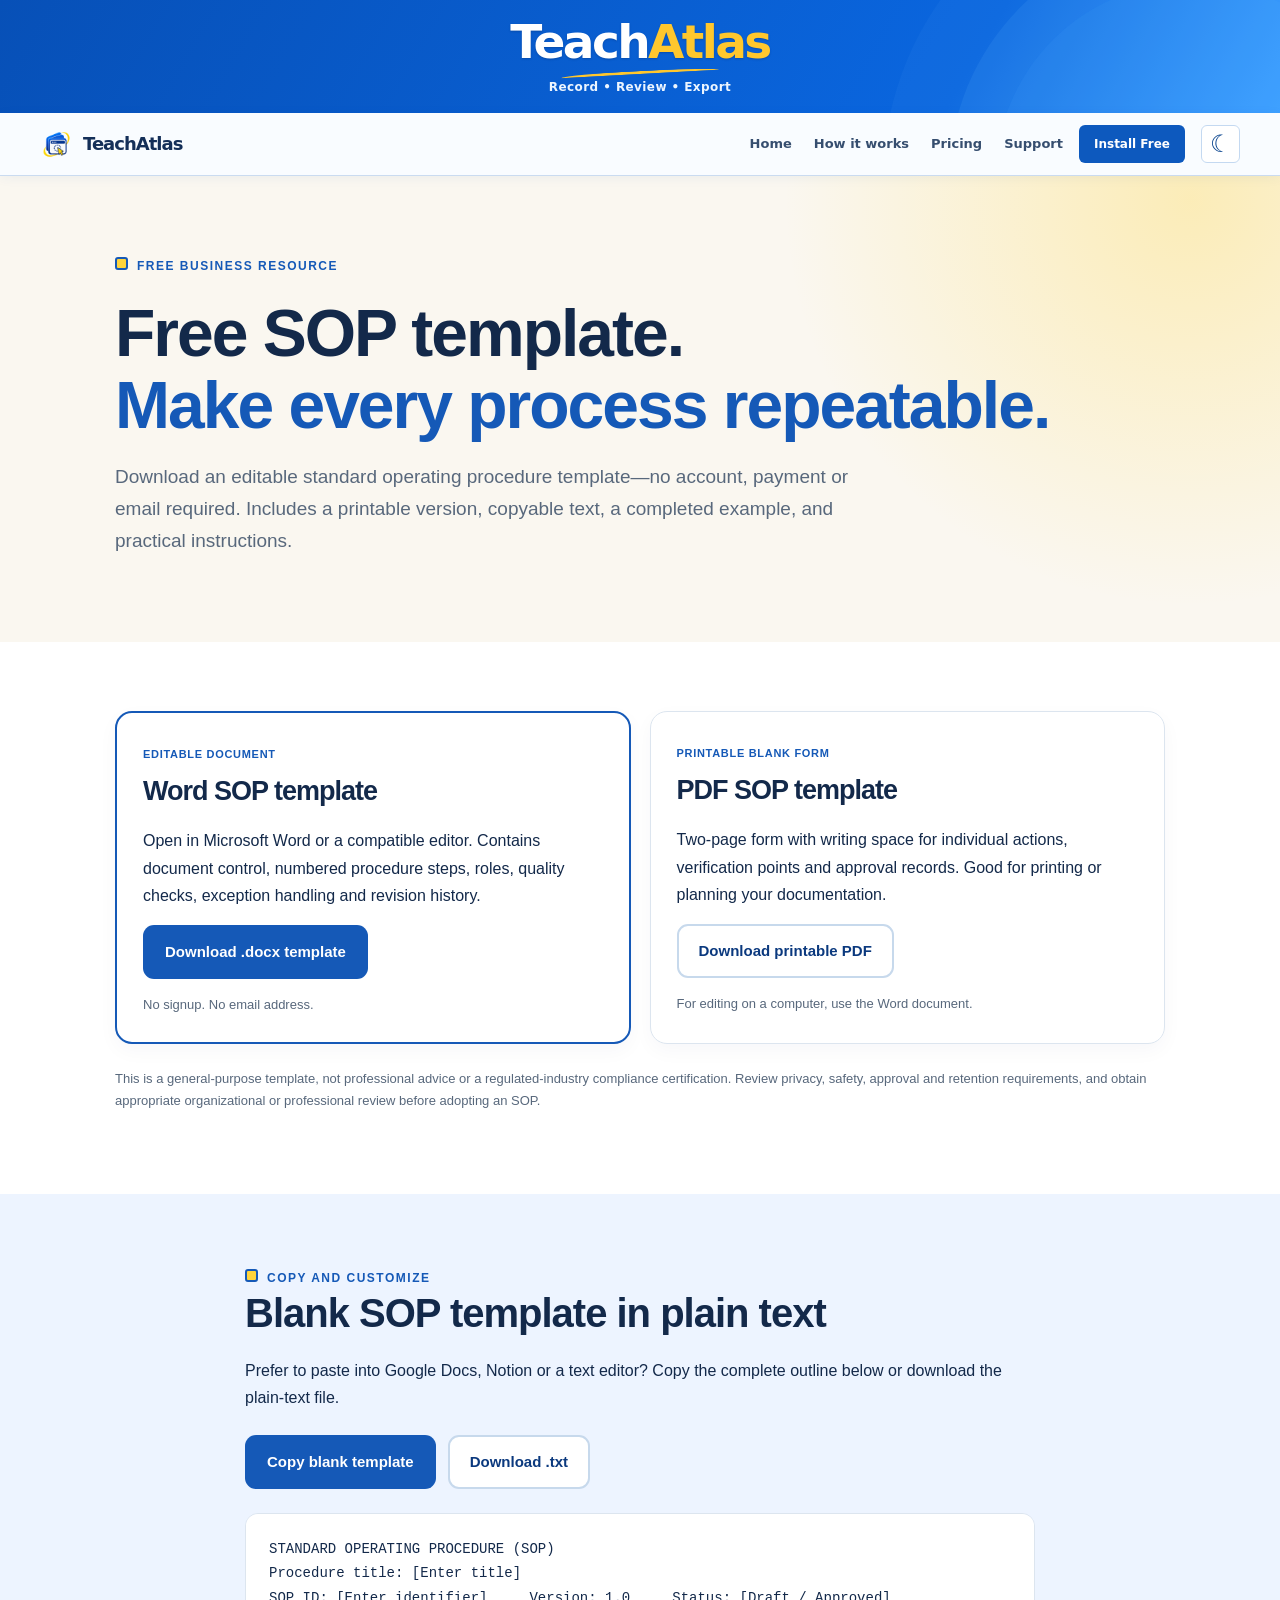
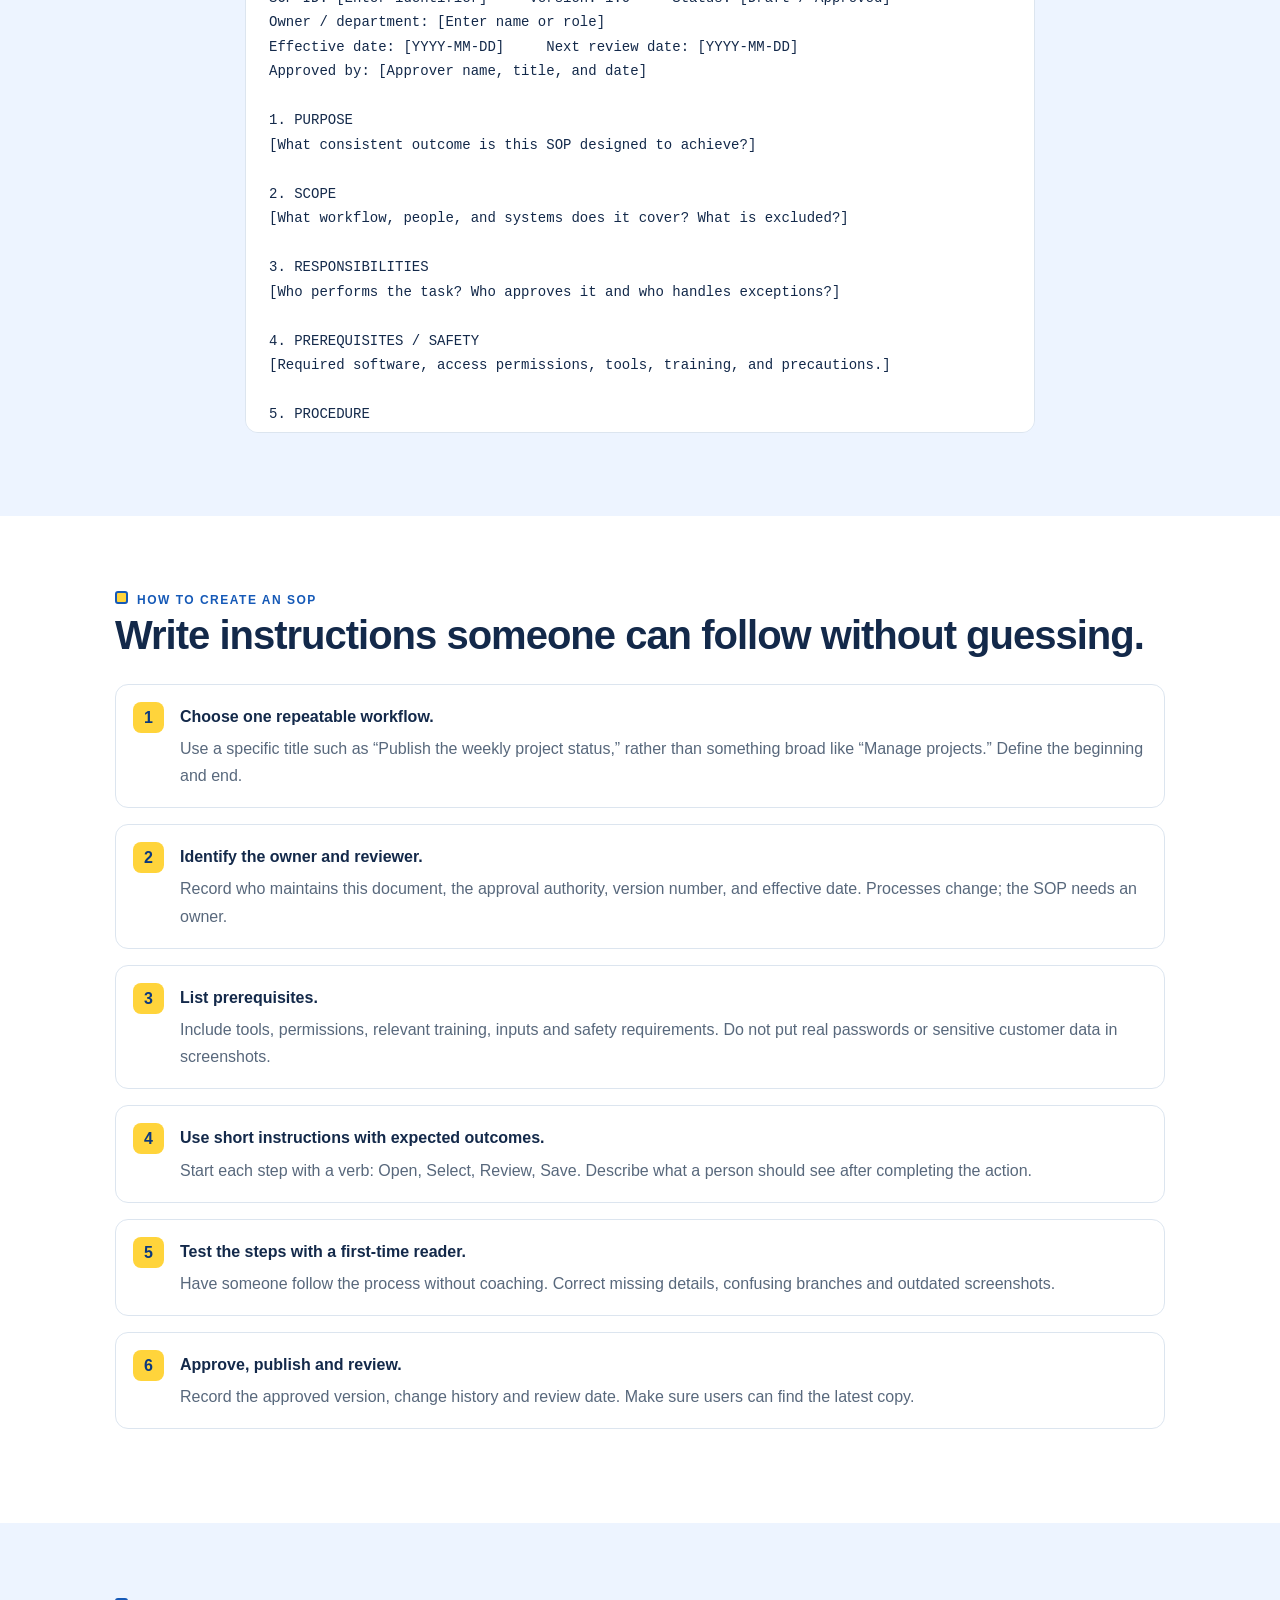
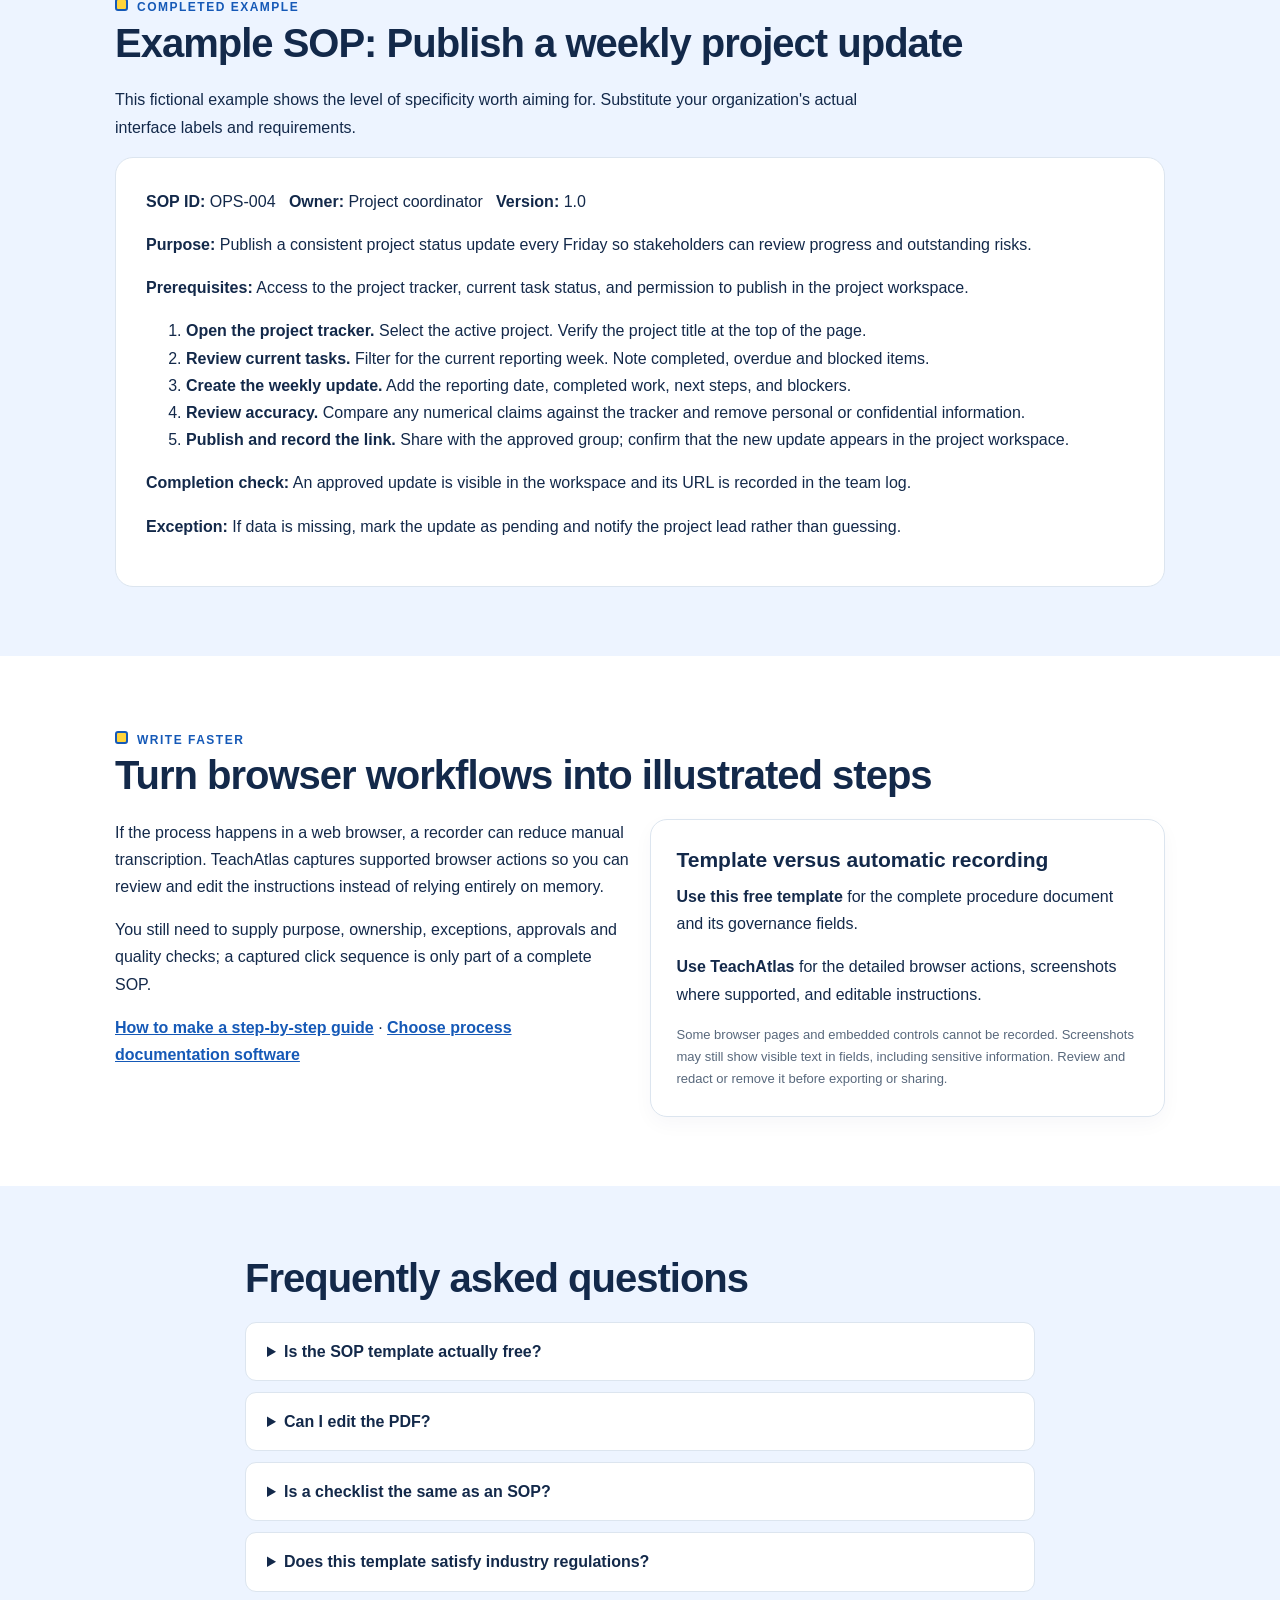
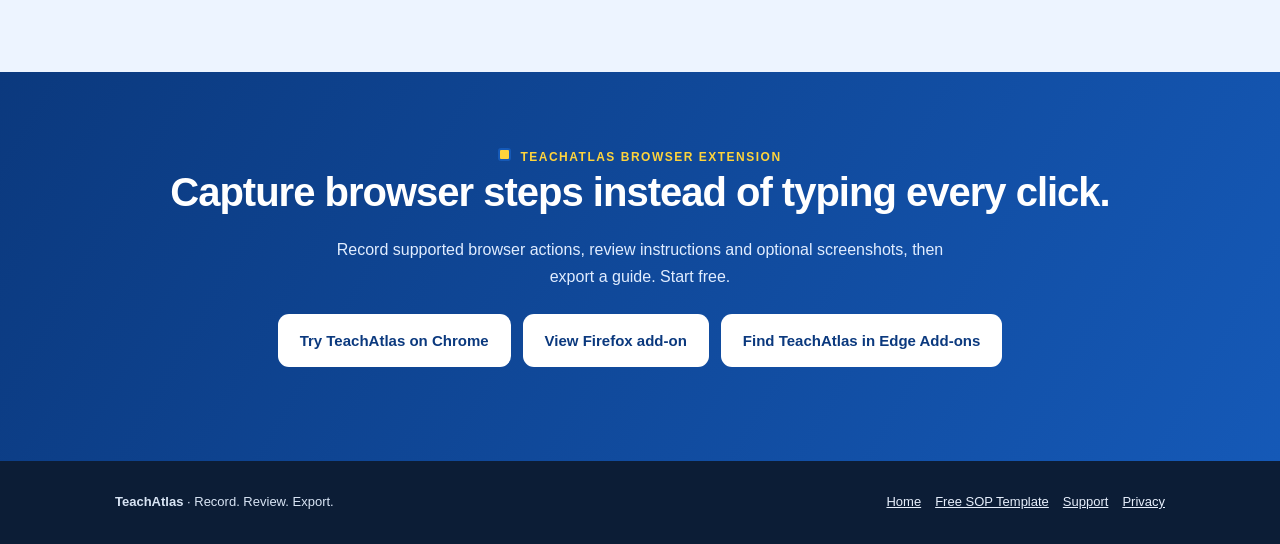
<file: sop-template.html>
<!doctype html>
<html lang="en"><head>
<meta charset="utf-8"><meta name="viewport" content="width=device-width,initial-scale=1"><meta name="theme-color" content="#1559b7"><meta name="robots" content="index, follow">
<title>Free SOP Template (Word & PDF) + Example | TeachAtlas</title><meta name="description" content="Download a free standard operating procedure (SOP) template in editable Word, printable PDF, or plain text. Includes a real-world example and a step-by-step writing guide."><link rel="canonical" href="https://chx91.github.io/teachatlas-legal/sop-template.html"><link rel="icon" href="teachatlas-logo-transparent-192.png?v=20261122c" type="image/png">
<meta property="og:type" content="article"><meta property="og:site_name" content="TeachAtlas"><meta property="og:title" content="Free SOP Template (Word & PDF) + Example | TeachAtlas"><meta property="og:description" content="Download a free standard operating procedure (SOP) template in editable Word, printable PDF, or plain text. Includes a real-world example and a step-by-step writing guide."><meta property="og:url" content="https://chx91.github.io/teachatlas-legal/sop-template.html"><meta name="twitter:card" content="summary">
<link rel="stylesheet" href="resources.css"><script type="application/ld+json">{"@context":"https://schema.org","@type":"WebPage","name":"Free SOP Template (Word & PDF) + Example | TeachAtlas","description":"Download a free standard operating procedure (SOP) template in editable Word, printable PDF, or plain text. Includes a real-world example and a step-by-step writing guide.","url":"https://chx91.github.io/teachatlas-legal/sop-template.html","isPartOf":{"@type":"WebSite","name":"TeachAtlas","url":"https://chx91.github.io/teachatlas-legal/home.html"},"datePublished":"2026-11-17","dateModified":"2026-11-21"}</script><script>try{if(localStorage.getItem("ta_site_dark_mode")==="dark")document.documentElement.setAttribute("data-ta-theme","dark")}catch(_){}</script>
<link rel="stylesheet" href="teachatlas-site-header.css?v=20261122c">
</head><body>
<a class="ta-site-skip" href="#main">Skip to content</a>
<div class="ta-site-banner" role="banner">
  <div class="ta-site-banner-inner">
    <a class="ta-site-wordmark" href="home.html" aria-label="TeachAtlas homepage">Teach<span>Atlas</span></a>
    <span class="ta-site-swoosh" aria-hidden="true"></span>
    <p class="ta-site-tagline" lang="en">Record • Review • Export</p>
  </div>
</div>
<div class="ta-site-bar">
  <div class="ta-site-container">
    <a class="ta-site-home" href="home.html" aria-label="TeachAtlas homepage">
      <img src="teachatlas-logo-transparent-192.png?v=20261122c" alt="" width="34" height="34">
      <span>TeachAtlas</span>
    </a>
    <nav class="ta-site-desktop-nav" aria-label="Main navigation">
      <a href="home.html">Home</a>
      <a href="home.html#how">How it works</a>
      <a href="home.html#pricing">Pricing</a>
        <a href="support.html">Support</a>
    </nav>
    <a class="ta-site-install" href="https://chromewebstore.google.com/detail/hfdninhgfekgelahihnpicfgckiepjgm?utm_source=teachatlas_website&amp;utm_medium=referral&amp;utm_campaign=global_header">Install Free</a>
    <details class="ta-site-mobile-menu">
      <summary aria-label="Open website menu"><span class="ta-site-bars" aria-hidden="true">☰</span> Menu</summary>
      <nav class="ta-site-mobile-links" aria-label="Mobile navigation">
        <a href="home.html">Home</a>
        <a href="home.html#how">How it works</a>
        <a href="home.html#pricing">Pricing</a>
        <a href="support.html">Support</a>
        <a href="index.html#privacy">Privacy &amp; Terms</a>
      </nav>
    </details>
    <button type="button" class="ta-site-theme-toggle" id="ta-theme-toggle" aria-label="Switch to dark mode" aria-pressed="false" title="Switch to dark mode">
      <span class="ta-site-moon" aria-hidden="true">☾</span><span class="ta-site-sun" aria-hidden="true">☀</span>
    </button>
  </div>
</div>
<script>
(function () {
  "use strict";
  var root = document.documentElement;
  var toggle = document.getElementById("ta-theme-toggle");
  if (!toggle) return;

  function render(dark) {
    if (dark) root.setAttribute("data-ta-theme", "dark");
    else root.removeAttribute("data-ta-theme");
    toggle.setAttribute("aria-pressed", dark ? "true" : "false");
    var title = dark ? "Switch to light mode" : "Switch to dark mode";
    toggle.setAttribute("aria-label", title);
    toggle.setAttribute("title", title);
  }

  render(root.getAttribute("data-ta-theme") === "dark");

  toggle.addEventListener("click", function () {
    var dark = root.getAttribute("data-ta-theme") !== "dark";
    render(dark);
    try { localStorage.setItem("ta_site_dark_mode", dark ? "dark" : "light"); } catch (err) {}
  });

  window.addEventListener("storage", function (event) {
    if (event.key === "ta_site_dark_mode") render(event.newValue === "dark");
  });
}());
</script>
<main id="main"><section class="hero"><div class="wrap"><span class="eyebrow">Free business resource</span><h1>Free SOP template.<br><em>Make every process repeatable.</em></h1><p class="lead">Download an editable standard operating procedure template—no account, payment or email required. Includes a printable version, copyable text, a completed example, and practical instructions.</p></div></section>
<section class="section white" id="downloads"><div class="wrap"><div class="grid">
<article class="card featured"><span class="tag">Editable document</span><h2 style="font-size:27px;margin-top:10px">Word SOP template</h2><p>Open in Microsoft Word or a compatible editor. Contains document control, numbered procedure steps, roles, quality checks, exception handling and revision history.</p><a class="btn primary" href="downloads/teachatlas-free-sop-template.docx" download>Download .docx template</a><p class="small" style="margin-top:15px">No signup. No email address.</p></article>
<article class="card"><span class="tag">Printable blank form</span><h2 style="font-size:27px;margin-top:10px">PDF SOP template</h2><p>Two-page form with writing space for individual actions, verification points and approval records. Good for printing or planning your documentation.</p><a class="btn ghost" href="downloads/teachatlas-free-sop-template.pdf" download>Download printable PDF</a><p class="small" style="margin-top:15px">For editing on a computer, use the Word document.</p></article>
</div><p class="small" style="margin-top:24px">This is a general-purpose template, not professional advice or a regulated-industry compliance certification. Review privacy, safety, approval and retention requirements, and obtain appropriate organizational or professional review before adopting an SOP.</p></div></section>
<section class="section mist" id="copy-template"><div class="wrap narrow"><span class="eyebrow">Copy and customize</span><h2>Blank SOP template in plain text</h2><p>Prefer to paste into Google Docs, Notion or a text editor? Copy the complete outline below or download the plain-text file.</p><div class="actions"><button type="button" class="btn primary" id="copy-action">Copy blank template</button><a class="btn ghost" href="downloads/teachatlas-free-sop-template.txt" download>Download .txt</a></div><p id="copy-status" role="status" aria-live="polite" class="small"></p><pre class="template" id="blank-template">STANDARD OPERATING PROCEDURE (SOP)
Procedure title: [Enter title]
SOP ID: [Enter identifier]     Version: 1.0     Status: [Draft / Approved]
Owner / department: [Enter name or role]
Effective date: [YYYY-MM-DD]     Next review date: [YYYY-MM-DD]
Approved by: [Approver name, title, and date]

1. PURPOSE
[What consistent outcome is this SOP designed to achieve?]

2. SCOPE
[What workflow, people, and systems does it cover? What is excluded?]

3. RESPONSIBILITIES
[Who performs the task? Who approves it and who handles exceptions?]

4. PREREQUISITES / SAFETY
[Required software, access permissions, tools, training, and precautions.]

5. PROCEDURE
Step 1: [Action - start with a verb]
Expected result: [How to verify success]
Reference or screenshot: [Optional]

Step 2: [Action]
Expected result: [Verification]
Reference or screenshot: [Optional]

Step 3: [Action]
Expected result: [Verification]
Reference or screenshot: [Optional]

[Add more steps. Include alternatives for decision points.]

6. COMPLETION / QUALITY CHECKS
[Checks, sign-off, and what confirms the work is finished.]

7. EXCEPTIONS / ESCALATION
[What to do if steps fail, approvals are missing, or results differ.]

8. RECORDS / REFERENCES / PRIVACY
[Where evidence is stored, related policies, and data-handling rules.]

9. REVISION HISTORY
Version | Date | Change summary | Changed by | Approved by
1.0 | [Date] | Initial procedure | [Name] | [Name]

Adapt this template to the risks and requirements of your organization.
</pre></div></section>
<section class="section white"><div class="wrap"><span class="eyebrow">How to create an SOP</span><h2>Write instructions someone can follow without guessing.</h2><ol class="steps">
<li><strong>Choose one repeatable workflow.</strong><p>Use a specific title such as “Publish the weekly project status,” rather than something broad like “Manage projects.” Define the beginning and end.</p></li>
<li><strong>Identify the owner and reviewer.</strong><p>Record who maintains this document, the approval authority, version number, and effective date. Processes change; the SOP needs an owner.</p></li>
<li><strong>List prerequisites.</strong><p>Include tools, permissions, relevant training, inputs and safety requirements. Do not put real passwords or sensitive customer data in screenshots.</p></li>
<li><strong>Use short instructions with expected outcomes.</strong><p>Start each step with a verb: Open, Select, Review, Save. Describe what a person should see after completing the action.</p></li>
<li><strong>Test the steps with a first-time reader.</strong><p>Have someone follow the process without coaching. Correct missing details, confusing branches and outdated screenshots.</p></li>
<li><strong>Approve, publish and review.</strong><p>Record the approved version, change history and review date. Make sure users can find the latest copy.</p></li>
</ol></div></section>
<section class="section mist"><div class="wrap"><span class="eyebrow">Completed example</span><h2>Example SOP: Publish a weekly project update</h2><p class="narrow">This fictional example shows the level of specificity worth aiming for. Substitute your organization's actual interface labels and requirements.</p><div class="panel">
<p><strong>SOP ID:</strong> OPS-004 &nbsp; <strong>Owner:</strong> Project coordinator &nbsp; <strong>Version:</strong> 1.0</p>
<p><strong>Purpose:</strong> Publish a consistent project status update every Friday so stakeholders can review progress and outstanding risks.</p>
<p><strong>Prerequisites:</strong> Access to the project tracker, current task status, and permission to publish in the project workspace.</p>
<ol><li><strong>Open the project tracker.</strong> Select the active project. Verify the project title at the top of the page.</li><li><strong>Review current tasks.</strong> Filter for the current reporting week. Note completed, overdue and blocked items.</li><li><strong>Create the weekly update.</strong> Add the reporting date, completed work, next steps, and blockers.</li><li><strong>Review accuracy.</strong> Compare any numerical claims against the tracker and remove personal or confidential information.</li><li><strong>Publish and record the link.</strong> Share with the approved group; confirm that the new update appears in the project workspace.</li></ol>
<p><strong>Completion check:</strong> An approved update is visible in the workspace and its URL is recorded in the team log.</p>
<p><strong>Exception:</strong> If data is missing, mark the update as pending and notify the project lead rather than guessing.</p>
</div></div></section>
<section class="section white"><div class="wrap"><span class="eyebrow">Write faster</span><h2>Turn browser workflows into illustrated steps</h2><div class="grid"><div><p>If the process happens in a web browser, a recorder can reduce manual transcription. TeachAtlas captures supported browser actions so you can review and edit the instructions instead of relying entirely on memory.</p><p>You still need to supply purpose, ownership, exceptions, approvals and quality checks; a captured click sequence is only part of a complete SOP.</p><p><a href="step-by-step-guide-creator.html"><strong>How to make a step-by-step guide</strong></a> · <a href="process-documentation-software.html"><strong>Choose process documentation software</strong></a></p></div>
<div class="card"><h3>Template versus automatic recording</h3><p><strong>Use this free template</strong> for the complete procedure document and its governance fields.</p><p><strong>Use TeachAtlas</strong> for the detailed browser actions, screenshots where supported, and editable instructions.</p><p class="small">Some browser pages and embedded controls cannot be recorded. Screenshots may still show visible text in fields, including sensitive information. Review and redact or remove it before exporting or sharing.</p></div></div></div></section>
<section class="section mist"><div class="wrap narrow"><h2>Frequently asked questions</h2><details><summary>Is the SOP template actually free?</summary><p>Yes. Download Word, PDF or plain text without registering. The optional TeachAtlas browser extension has separate Free and Pro plans.</p></details><details><summary>Can I edit the PDF?</summary><p>The PDF is primarily for printing. Choose the Word template for easy editing in Word or compatible software.</p></details><details><summary>Is a checklist the same as an SOP?</summary><p>A checklist confirms selected actions. A complete SOP also explains purpose, scope, roles, prerequisites, decisions, exceptions, verification and version control.</p></details><details><summary>Does this template satisfy industry regulations?</summary><p>Not by itself. Organizations should adapt it to their applicable laws, internal policies and review procedures.</p></details></div></section>
<section class="cta"><div class="wrap"><span class="eyebrow" style="color:#ffd43b">TeachAtlas browser extension</span><h2>Capture browser steps instead of typing every click.</h2><p>Record supported browser actions, review instructions and optional screenshots, then export a guide. Start free.</p><div class="actions" style="justify-content:center"><a class="btn" href="https://chromewebstore.google.com/detail/hfdninhgfekgelahihnpicfgckiepjgm?utm_source=teachatlas_website&utm_medium=referral&utm_campaign=sop_template_page">Try TeachAtlas on Chrome</a><a class="btn" href="https://addons.mozilla.org/en-US/firefox/addon/teachatlas/">View Firefox add-on</a><a class="btn" href="https://microsoftedge.microsoft.com/addons/Microsoft-Edge-Extensions-Home" target="_blank" rel="noopener noreferrer">Find TeachAtlas in Edge Add-ons</a></div></div></section></main>
<footer><div class="wrap"><span><strong>TeachAtlas</strong> · Record. Review. Export.</span><nav aria-label="Footer links"><a href="home.html">Home</a><a href="sop-template.html">Free SOP Template</a><a href="support.html">Support</a><a href="index.html#privacy">Privacy</a></nav></div></footer>

<script>(function(){const b=document.getElementById("copy-action"),t=document.getElementById("blank-template"),s=document.getElementById("copy-status");if(!b||!t||!s)return;b.addEventListener("click",async()=>{try{await navigator.clipboard.writeText(t.textContent);s.textContent="Template copied. Paste it into your editor."}catch(e){s.textContent="Copy unavailable in this browser. Select the text below or download the .txt file."}})})();</script></body></html>
</file>
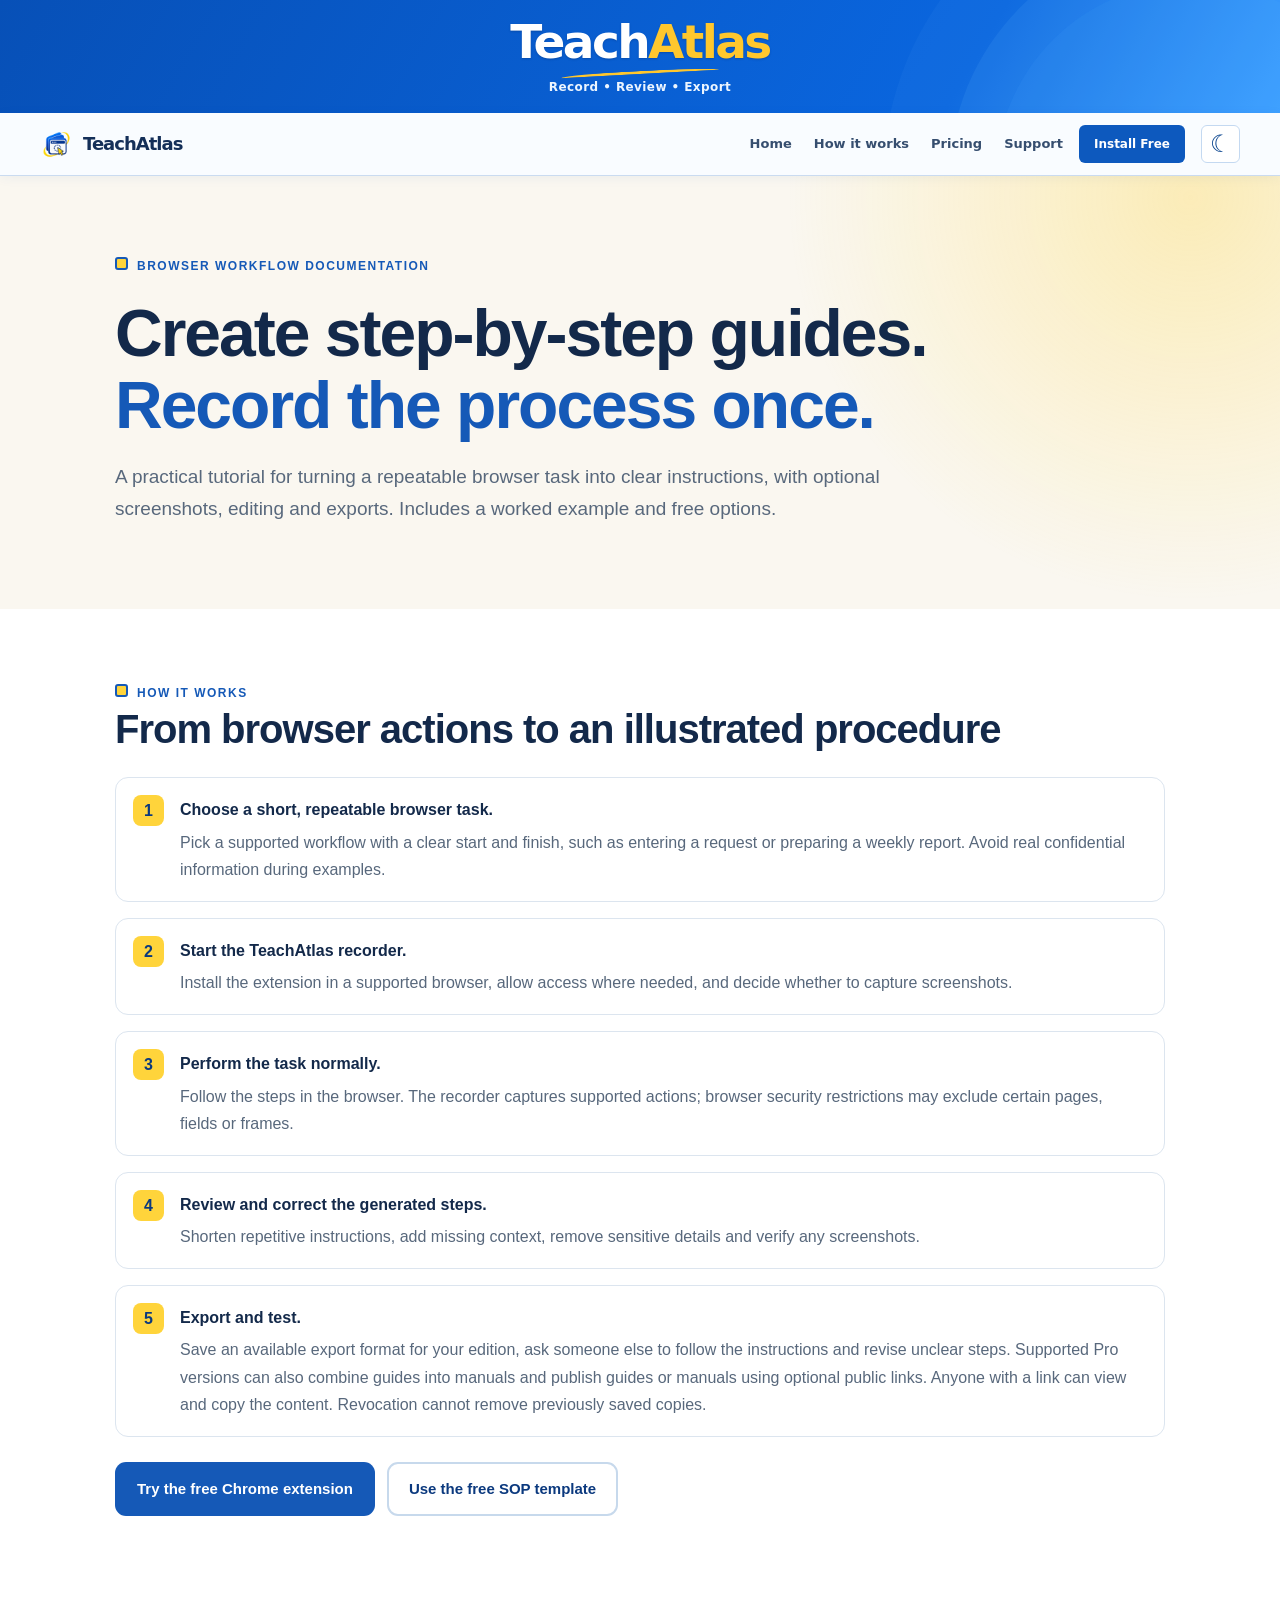
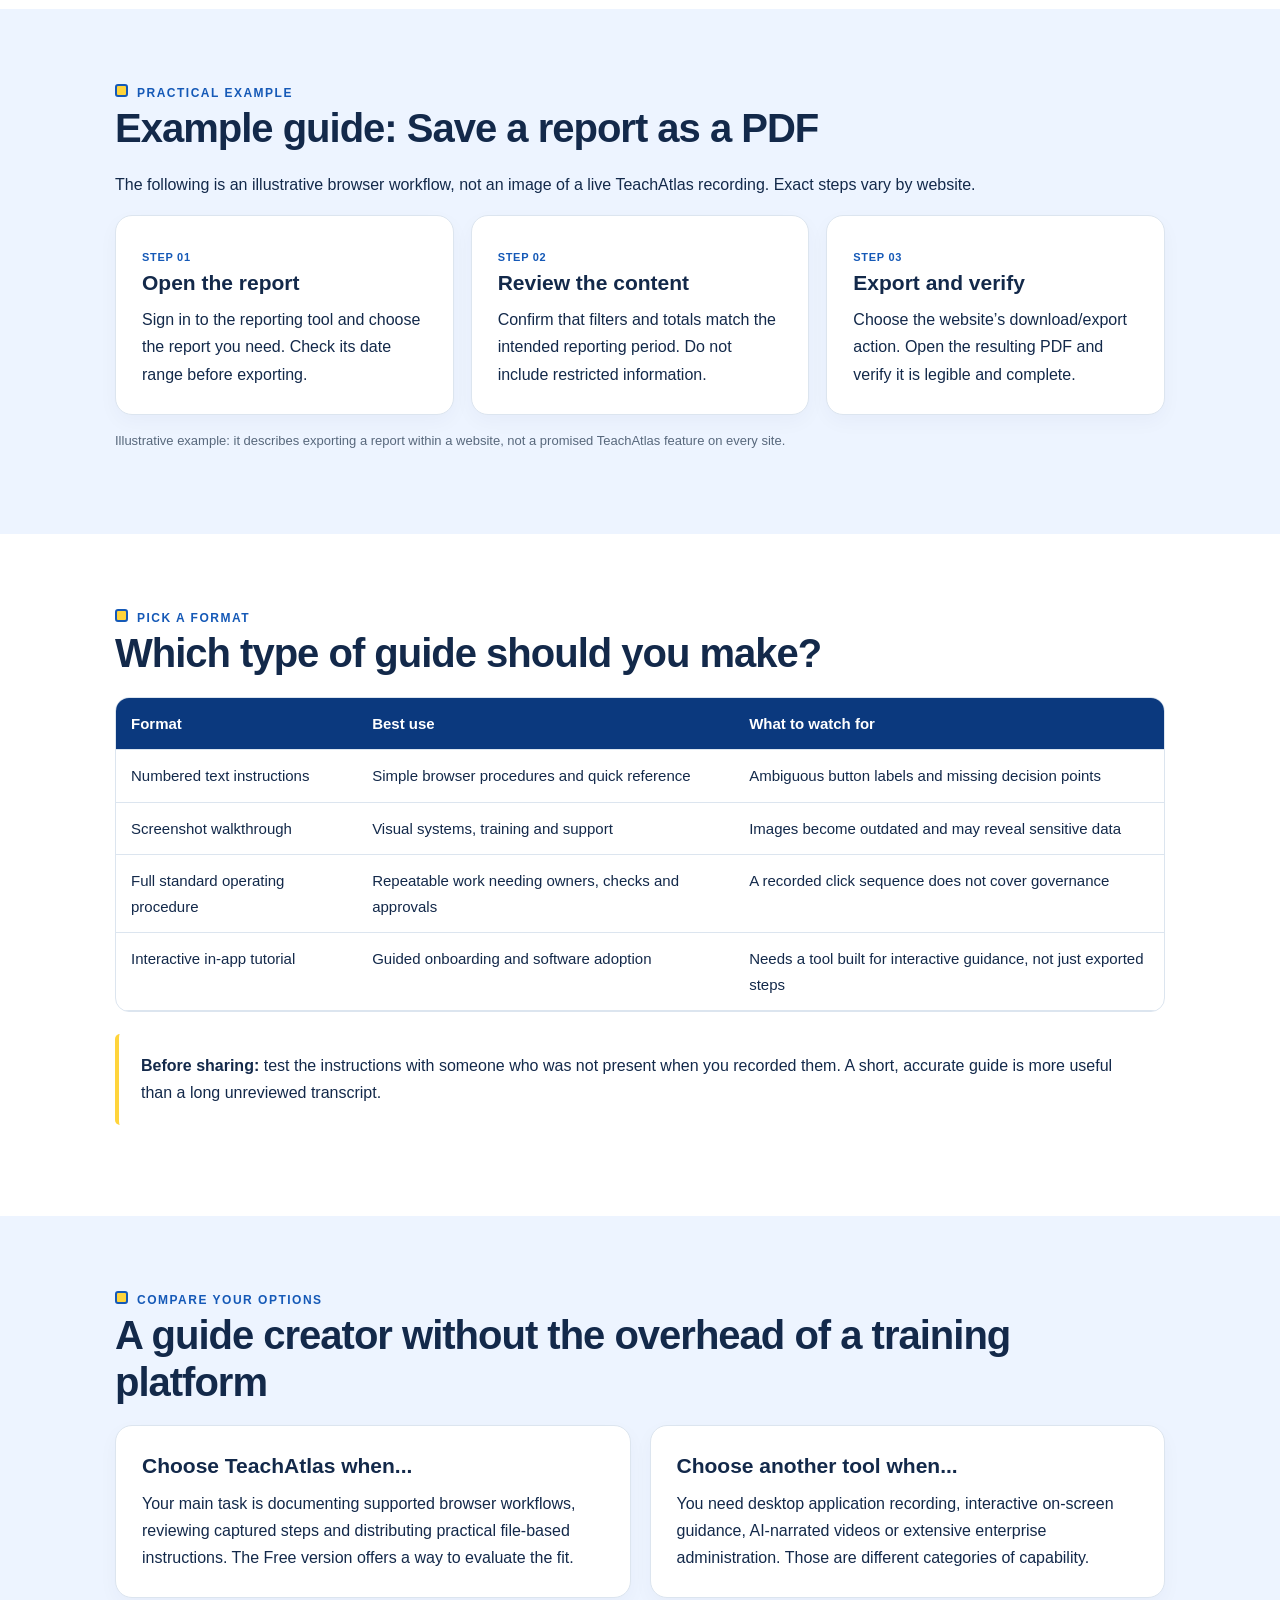
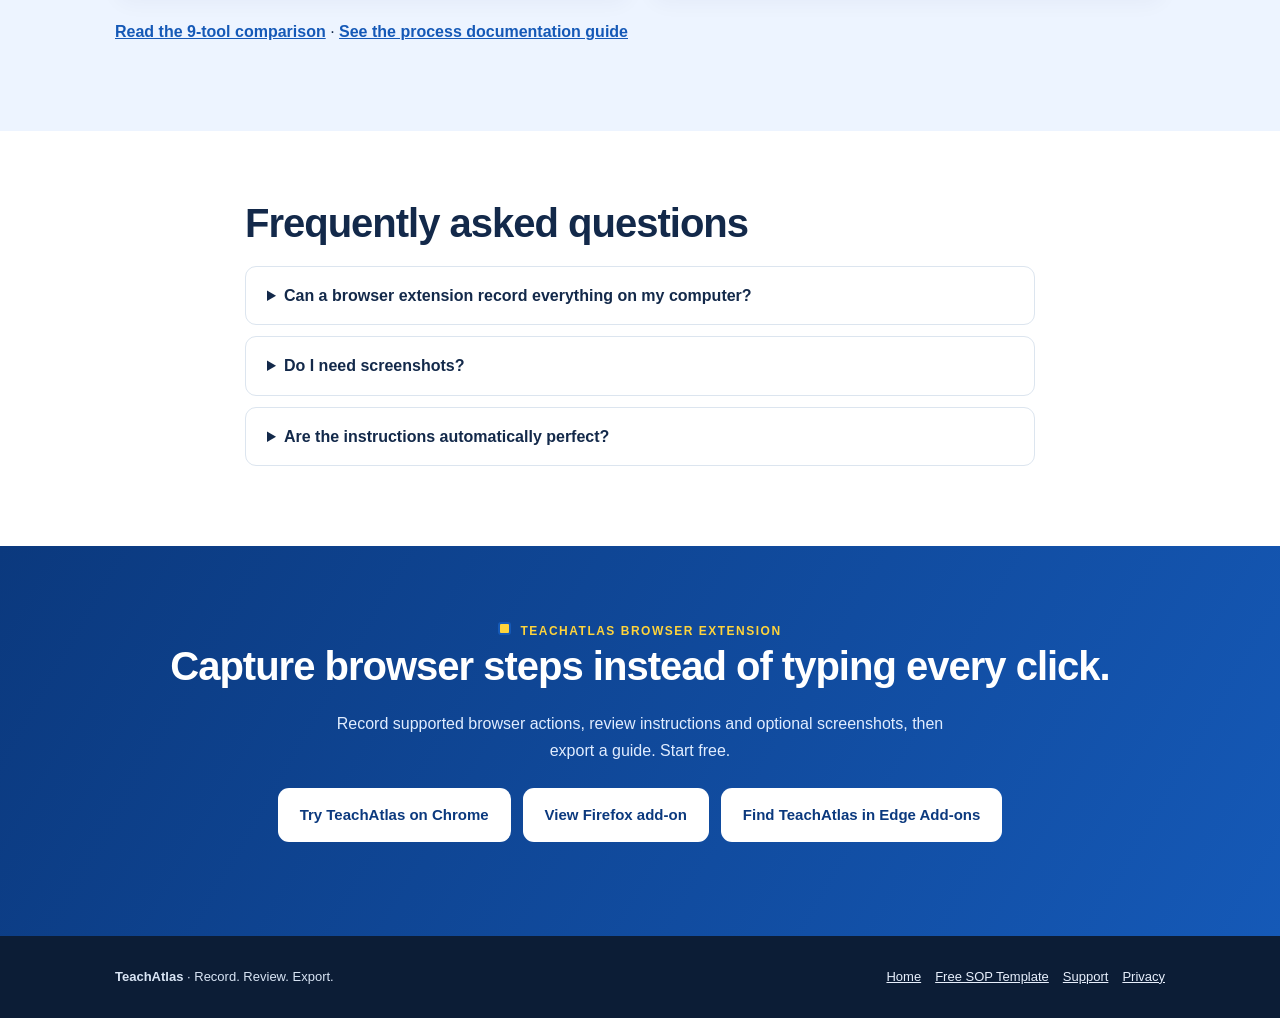
<file: step-by-step-guide-creator.html>
<!doctype html>
<html lang="en"><head>
<meta charset="utf-8"><meta name="viewport" content="width=device-width,initial-scale=1"><meta name="theme-color" content="#1559b7"><meta name="robots" content="index, follow">
<title>Free Step-by-Step Guide Creator for Browser Tasks | TeachAtlas</title><meta name="description" content="Create editable step-by-step instructions from supported browser actions, with optional screenshots and file exports. Learn when to use a guide recorder versus manual documentation."><link rel="canonical" href="https://chx91.github.io/teachatlas-legal/step-by-step-guide-creator.html"><link rel="icon" href="teachatlas-logo-transparent-192.png?v=20261122c" type="image/png">
<meta property="og:type" content="article"><meta property="og:site_name" content="TeachAtlas"><meta property="og:title" content="Free Step-by-Step Guide Creator for Browser Tasks | TeachAtlas"><meta property="og:description" content="Create editable step-by-step instructions from supported browser actions, with optional screenshots and file exports. Learn when to use a guide recorder versus manual documentation."><meta property="og:url" content="https://chx91.github.io/teachatlas-legal/step-by-step-guide-creator.html"><meta name="twitter:card" content="summary">
<link rel="stylesheet" href="resources.css"><script type="application/ld+json">{"@context":"https://schema.org","@type":"WebPage","name":"Free Step-by-Step Guide Creator for Browser Tasks | TeachAtlas","description":"Create editable step-by-step instructions from supported browser actions, with optional screenshots and file exports. Learn when to use a guide recorder versus manual documentation.","url":"https://chx91.github.io/teachatlas-legal/step-by-step-guide-creator.html","isPartOf":{"@type":"WebSite","name":"TeachAtlas","url":"https://chx91.github.io/teachatlas-legal/home.html"},"datePublished":"2026-11-17","dateModified":"2026-11-21"}</script><script>try{if(localStorage.getItem("ta_site_dark_mode")==="dark")document.documentElement.setAttribute("data-ta-theme","dark")}catch(_){}</script>
<link rel="stylesheet" href="teachatlas-site-header.css?v=20261122c">
</head><body>
<a class="ta-site-skip" href="#main">Skip to content</a>
<div class="ta-site-banner" role="banner">
  <div class="ta-site-banner-inner">
    <a class="ta-site-wordmark" href="home.html" aria-label="TeachAtlas homepage">Teach<span>Atlas</span></a>
    <span class="ta-site-swoosh" aria-hidden="true"></span>
    <p class="ta-site-tagline" lang="en">Record • Review • Export</p>
  </div>
</div>
<div class="ta-site-bar">
  <div class="ta-site-container">
    <a class="ta-site-home" href="home.html" aria-label="TeachAtlas homepage">
      <img src="teachatlas-logo-transparent-192.png?v=20261122c" alt="" width="34" height="34">
      <span>TeachAtlas</span>
    </a>
    <nav class="ta-site-desktop-nav" aria-label="Main navigation">
      <a href="home.html">Home</a>
      <a href="home.html#how">How it works</a>
      <a href="home.html#pricing">Pricing</a>
        <a href="support.html">Support</a>
    </nav>
    <a class="ta-site-install" href="https://chromewebstore.google.com/detail/hfdninhgfekgelahihnpicfgckiepjgm?utm_source=teachatlas_website&amp;utm_medium=referral&amp;utm_campaign=global_header">Install Free</a>
    <details class="ta-site-mobile-menu">
      <summary aria-label="Open website menu"><span class="ta-site-bars" aria-hidden="true">☰</span> Menu</summary>
      <nav class="ta-site-mobile-links" aria-label="Mobile navigation">
        <a href="home.html">Home</a>
        <a href="home.html#how">How it works</a>
        <a href="home.html#pricing">Pricing</a>
        <a href="support.html">Support</a>
        <a href="index.html#privacy">Privacy &amp; Terms</a>
      </nav>
    </details>
    <button type="button" class="ta-site-theme-toggle" id="ta-theme-toggle" aria-label="Switch to dark mode" aria-pressed="false" title="Switch to dark mode">
      <span class="ta-site-moon" aria-hidden="true">☾</span><span class="ta-site-sun" aria-hidden="true">☀</span>
    </button>
  </div>
</div>
<script>
(function () {
  "use strict";
  var root = document.documentElement;
  var toggle = document.getElementById("ta-theme-toggle");
  if (!toggle) return;

  function render(dark) {
    if (dark) root.setAttribute("data-ta-theme", "dark");
    else root.removeAttribute("data-ta-theme");
    toggle.setAttribute("aria-pressed", dark ? "true" : "false");
    var title = dark ? "Switch to light mode" : "Switch to dark mode";
    toggle.setAttribute("aria-label", title);
    toggle.setAttribute("title", title);
  }

  render(root.getAttribute("data-ta-theme") === "dark");

  toggle.addEventListener("click", function () {
    var dark = root.getAttribute("data-ta-theme") !== "dark";
    render(dark);
    try { localStorage.setItem("ta_site_dark_mode", dark ? "dark" : "light"); } catch (err) {}
  });

  window.addEventListener("storage", function (event) {
    if (event.key === "ta_site_dark_mode") render(event.newValue === "dark");
  });
}());
</script>
<main id="main"><section class="hero"><div class="wrap"><span class="eyebrow">Browser workflow documentation</span><h1>Create step-by-step guides.<br><em>Record the process once.</em></h1><p class="lead">A practical tutorial for turning a repeatable browser task into clear instructions, with optional screenshots, editing and exports. Includes a worked example and free options.</p></div></section>
<section class="section white"><div class="wrap"><span class="eyebrow">How it works</span><h2>From browser actions to an illustrated procedure</h2><ol class="steps">
<li><strong>Choose a short, repeatable browser task.</strong><p>Pick a supported workflow with a clear start and finish, such as entering a request or preparing a weekly report. Avoid real confidential information during examples.</p></li>
<li><strong>Start the TeachAtlas recorder.</strong><p>Install the extension in a supported browser, allow access where needed, and decide whether to capture screenshots.</p></li>
<li><strong>Perform the task normally.</strong><p>Follow the steps in the browser. The recorder captures supported actions; browser security restrictions may exclude certain pages, fields or frames.</p></li>
<li><strong>Review and correct the generated steps.</strong><p>Shorten repetitive instructions, add missing context, remove sensitive details and verify any screenshots.</p></li>
<li><strong>Export and test.</strong><p>Save an available export format for your edition, ask someone else to follow the instructions and revise unclear steps. Supported Pro versions can also combine guides into manuals and publish guides or manuals using optional public links. Anyone with a link can view and copy the content. Revocation cannot remove previously saved copies.</p></li>
</ol><div class="actions"><a class="btn primary" href="https://chromewebstore.google.com/detail/hfdninhgfekgelahihnpicfgckiepjgm?utm_source=teachatlas_website&utm_medium=referral&utm_campaign=guide_creator_page">Try the free Chrome extension</a><a class="btn ghost" href="sop-template.html">Use the free SOP template</a></div></div></section>
<section class="section mist"><div class="wrap"><span class="eyebrow">Practical example</span><h2>Example guide: Save a report as a PDF</h2><p>The following is an illustrative browser workflow, not an image of a live TeachAtlas recording. Exact steps vary by website.</p><div class="cards3"><article class="card"><span class="tag">Step 01</span><h3>Open the report</h3><p>Sign in to the reporting tool and choose the report you need. Check its date range before exporting.</p></article><article class="card"><span class="tag">Step 02</span><h3>Review the content</h3><p>Confirm that filters and totals match the intended reporting period. Do not include restricted information.</p></article><article class="card"><span class="tag">Step 03</span><h3>Export and verify</h3><p>Choose the website’s download/export action. Open the resulting PDF and verify it is legible and complete.</p></article></div><p class="small" style="margin-top:15px">Illustrative example: it describes exporting a report within a website, not a promised TeachAtlas feature on every site.</p></div></section>
<section class="section white"><div class="wrap"><span class="eyebrow">Pick a format</span><h2>Which type of guide should you make?</h2><div class="tablewrap"><table><thead><tr><th>Format</th><th>Best use</th><th>What to watch for</th></tr></thead><tbody>
<tr><td>Numbered text instructions</td><td>Simple browser procedures and quick reference</td><td>Ambiguous button labels and missing decision points</td></tr>
<tr><td>Screenshot walkthrough</td><td>Visual systems, training and support</td><td>Images become outdated and may reveal sensitive data</td></tr>
<tr><td>Full standard operating procedure</td><td>Repeatable work needing owners, checks and approvals</td><td>A recorded click sequence does not cover governance</td></tr>
<tr><td>Interactive in-app tutorial</td><td>Guided onboarding and software adoption</td><td>Needs a tool built for interactive guidance, not just exported steps</td></tr>
</tbody></table></div><div class="note"><p><strong>Before sharing:</strong> test the instructions with someone who was not present when you recorded them. A short, accurate guide is more useful than a long unreviewed transcript.</p></div></div></section>
<section class="section mist"><div class="wrap"><span class="eyebrow">Compare your options</span><h2>A guide creator without the overhead of a training platform</h2><div class="grid"><div class="card"><h3>Choose TeachAtlas when...</h3><p>Your main task is documenting supported browser workflows, reviewing captured steps and distributing practical file-based instructions. The Free version offers a way to evaluate the fit.</p></div><div class="card"><h3>Choose another tool when...</h3><p>You need desktop application recording, interactive on-screen guidance, AI-narrated videos or extensive enterprise administration. Those are different categories of capability.</p></div></div><p style="margin-top:20px"><a href="guide-creator-alternatives.html"><strong>Read the 9-tool comparison</strong></a> · <a href="process-documentation-software.html"><strong>See the process documentation guide</strong></a></p></div></section>
<section class="section white"><div class="wrap narrow"><h2>Frequently asked questions</h2><details><summary>Can a browser extension record everything on my computer?</summary><p>No. TeachAtlas is intended for supported browser workflows; it does not record native desktop applications. Browser security restrictions and website permissions also apply.</p></details><details><summary>Do I need screenshots?</summary><p>No. Text-only instructions can be appropriate for simple workflows. Use screenshots when a visual cue helps, and inspect every image before exporting or sharing. Screenshots are not automatically redacted; remove or cover sensitive information, and use only content you are authorized to record and distribute.</p></details><details><summary>Are the instructions automatically perfect?</summary><p>No. Review every guide for clarity, privacy, current interface labels and missing steps.</p></details></div></section>
<section class="cta"><div class="wrap"><span class="eyebrow" style="color:#ffd43b">TeachAtlas browser extension</span><h2>Capture browser steps instead of typing every click.</h2><p>Record supported browser actions, review instructions and optional screenshots, then export a guide. Start free.</p><div class="actions" style="justify-content:center"><a class="btn" href="https://chromewebstore.google.com/detail/hfdninhgfekgelahihnpicfgckiepjgm?utm_source=teachatlas_website&utm_medium=referral&utm_campaign=guide_creator_page">Try TeachAtlas on Chrome</a><a class="btn" href="https://addons.mozilla.org/en-US/firefox/addon/teachatlas/">View Firefox add-on</a><a class="btn" href="https://microsoftedge.microsoft.com/addons/Microsoft-Edge-Extensions-Home" target="_blank" rel="noopener noreferrer">Find TeachAtlas in Edge Add-ons</a></div></div></section></main>
<footer><div class="wrap"><span><strong>TeachAtlas</strong> · Record. Review. Export.</span><nav aria-label="Footer links"><a href="home.html">Home</a><a href="sop-template.html">Free SOP Template</a><a href="support.html">Support</a><a href="index.html#privacy">Privacy</a></nav></div></footer>
</body></html>
</file>
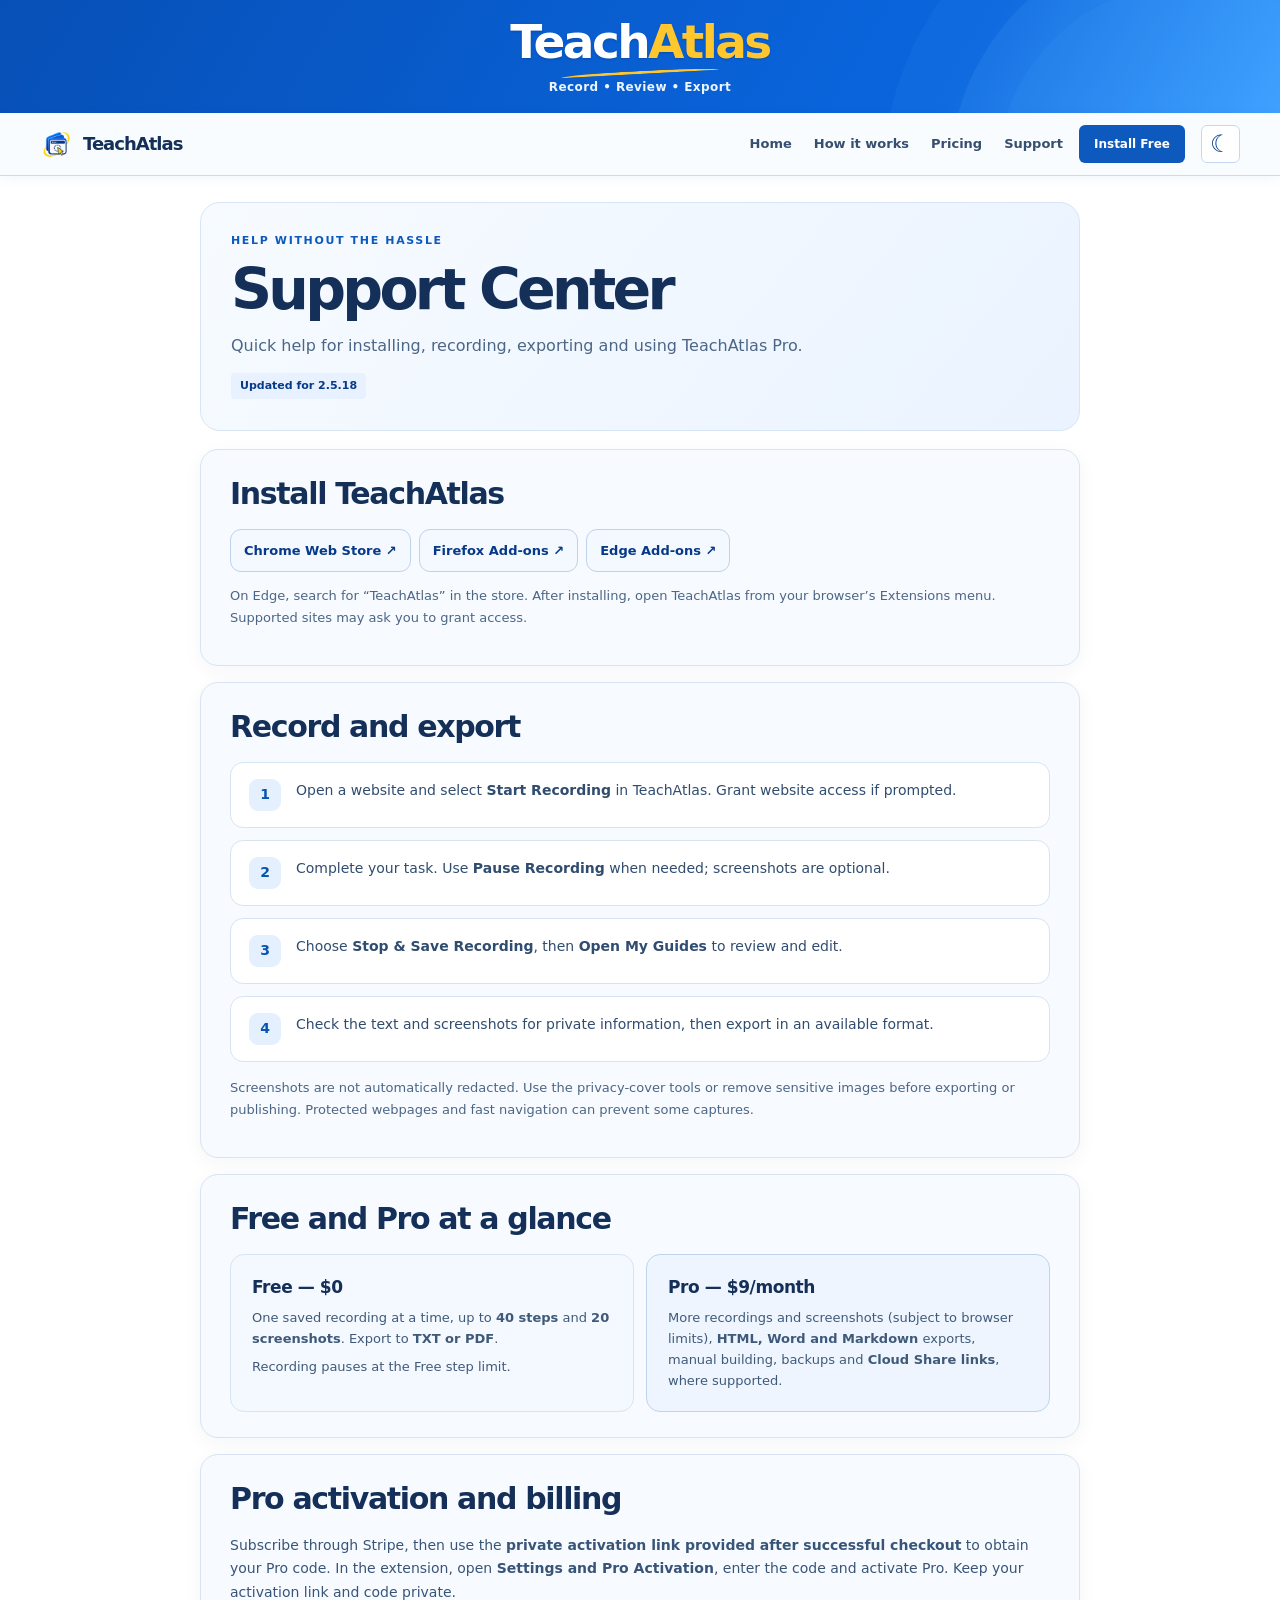
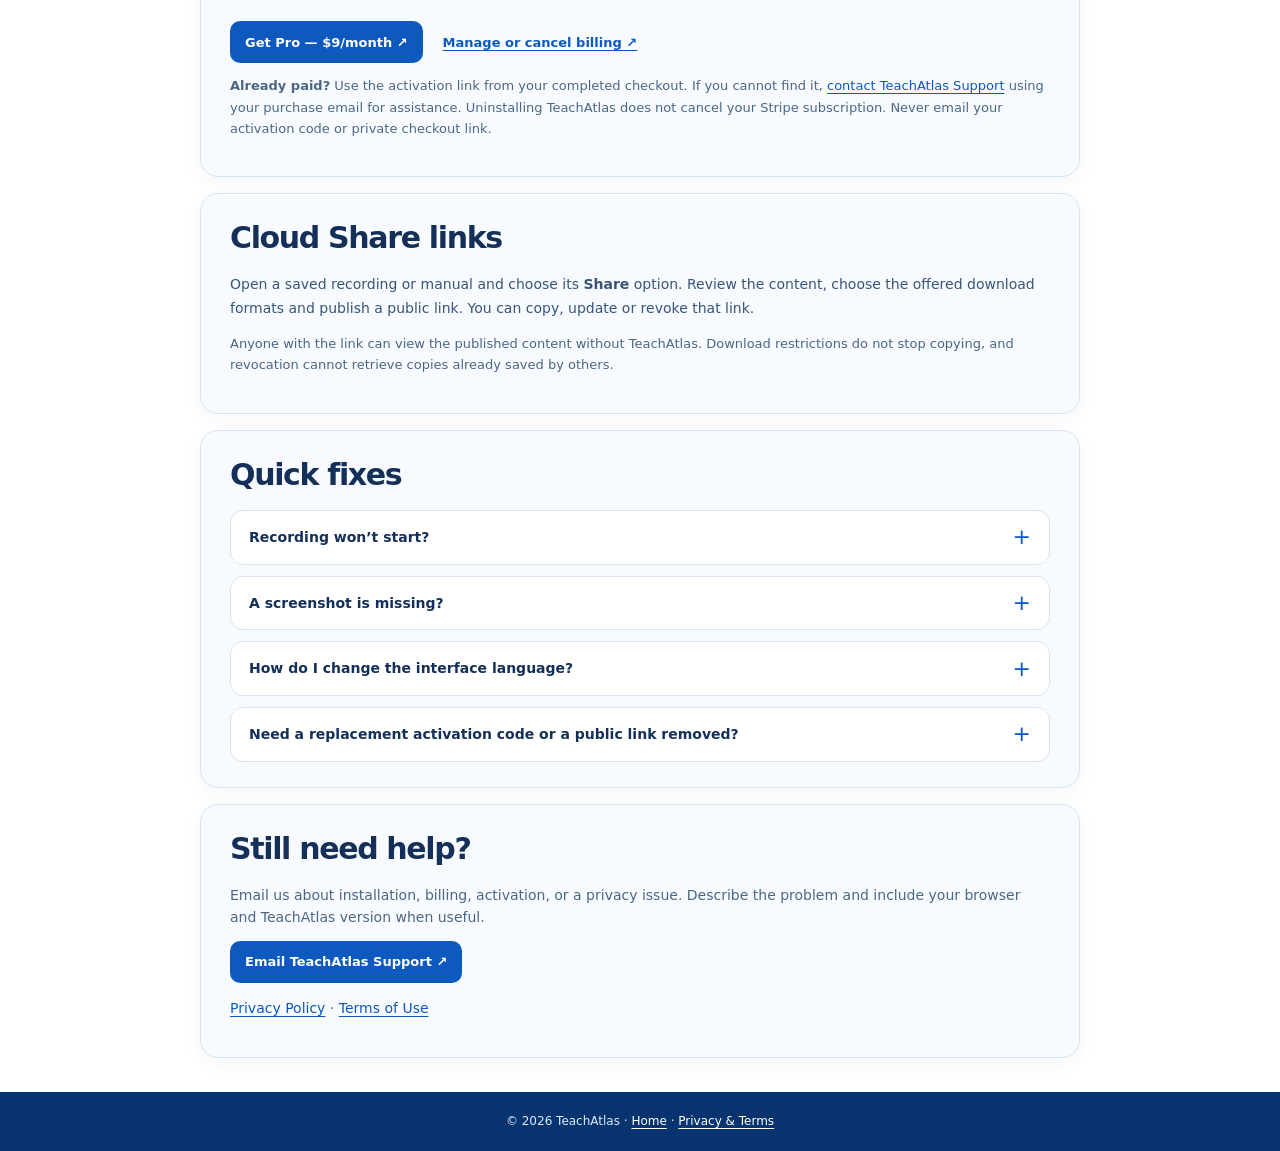
<file: support.html>
<!DOCTYPE html>
<html lang="en">
<head>
  <meta charset="utf-8">
  <meta name="viewport" content="width=device-width, initial-scale=1">
  <meta name="referrer" content="strict-origin">
  <meta name="theme-color" content="#0d59be">
  <meta name="robots" content="index, follow">
  <meta name="description" content="Official TeachAtlas 2.5.18 help: install on Chrome, Firefox or Edge, record browser tasks, export instructions, activate Pro, use Cloud Share and manage billing.">
  <link rel="canonical" href="https://chx91.github.io/teachatlas-legal/support.html">
  <link rel="icon" href="teachatlas-logo-transparent-192.png?v=20261122c" type="image/png">
  <title>TeachAtlas Support Center | Version 2.5.18</title>
  <style>
    :root{--blue:#0d59be;--deep:#063a88;--gold:#ffc72d;--ink:#142f58;--muted:#4c6685;--line:#d8e4f2;--pale:#f4f8ff}
    *{box-sizing:border-box}
    html{scroll-behavior:smooth}
    body{margin:0;font:16px/1.62 system-ui,-apple-system,"Segoe UI",Arial,sans-serif;background:#fff;color:var(--ink);-webkit-font-smoothing:antialiased}
    a{color:var(--blue);text-underline-offset:3px}
    a:focus-visible,summary:focus-visible{outline:3px solid #e0a800;outline-offset:4px}
    .wrap{width:min(880px,calc(100% - 38px));margin-inline:auto}
    .skip{position:absolute;top:-90px;left:10px;padding:9px 13px;background:var(--gold);color:var(--ink);font-weight:800;z-index:10}
    .skip:focus{top:10px}
    .brand-banner{background:linear-gradient(120deg,#0750b7 0%,#0a66df 75%,#3297ff 100%);color:#fff;text-align:center;padding:19px 14px 16px;overflow:hidden;position:relative;isolation:isolate}
    .brand-banner::before{content:"";position:absolute;width:340px;height:340px;right:-90px;bottom:-260px;border-radius:50%;background:#8bd0ff27;box-shadow:0 0 0 46px #7accff16,0 0 0 95px #7accff0b;z-index:-1}
    .wordmark{display:inline-block;font-size:clamp(32px,4vw,43px);font-weight:850;letter-spacing:-.05em;line-height:1.1;text-decoration:none;color:white}
    .wordmark span{color:var(--gold)}
    .swoosh{height:6px;width:145px;max-width:75%;border-top:3px solid var(--gold);border-radius:65%;transform:rotate(-3deg);margin:4px auto 0}
    .brand-banner p{margin:1px 0 0;color:#f2f7ff;font-size:12px;font-weight:650;letter-spacing:.04em}
    .site-nav{border-bottom:1px solid var(--line);background:#f9fcff}
    .nav-row{display:flex;align-items:center;justify-content:space-between;gap:16px;min-height:55px}
    .site-nav a{font-size:13px;font-weight:750;text-decoration:none}
    .home{display:inline-flex;align-items:center;gap:9px;color:var(--ink)}
    .home img{width:30px;height:30px;object-fit:contain}
    .nav-links{display:flex;gap:22px}
    .hero{padding:47px 0 33px}
    .eyebrow{font-size:11px;font-weight:850;text-transform:uppercase;letter-spacing:.15em;color:var(--blue);margin:0 0 9px}
    h1{font-size:clamp(37px,5.5vw,57px);line-height:1.08;letter-spacing:-.065em;margin:0 0 13px}
    .hero p.intro{font-size:16px;color:var(--muted);max-width:600px;margin:0}
    .version{display:inline-block;font-size:11px;font-weight:800;color:var(--deep);background:#e7f1ff;border-radius:4px;padding:4px 9px;margin-top:14px}
    section{padding:26px 0;border-top:1px solid var(--line)}
    h2{font-size:clamp(23px,3vw,30px);line-height:1.2;letter-spacing:-.045em;margin:0 0 11px}
    h3{font-size:17px;letter-spacing:-.025em;margin:0 0 5px}
    p{margin:0 0 12px}
    .note{font-size:13px;color:var(--muted);line-height:1.65}
    .store-links{display:flex;flex-wrap:wrap;gap:8px;margin:17px 0 13px}
    .store-links a{border:1px solid #bfd2eb;background:var(--pale);color:var(--deep);font-weight:780;text-decoration:none;padding:10px 13px;border-radius:6px;font-size:13px}
    .store-links a:hover{background:#e5f0ff}
    .steps{counter-reset:instruction;list-style:none;padding:0;margin:13px 0 9px;display:grid;gap:10px}
    .steps li{counter-increment:instruction;display:grid;grid-template-columns:21px 1fr;gap:10px;font-size:14px;color:#304c6f}
    .steps li::before{content:counter(instruction) ".";color:var(--blue);font-weight:900}
    .two-plans{display:grid;grid-template-columns:repeat(2,minmax(0,1fr));gap:12px;margin-top:14px}
    .plan{background:var(--pale);border:1px solid var(--line);border-radius:7px;padding:18px 19px}
    .plan.pro{background:#eef5ff;border-color:#bdd3ee}
    .plan h3{margin-bottom:7px}
    .plan p{font-size:13px;color:#3f5a79;line-height:1.6;margin:0}
    .plan p+p{margin-top:7px}
    .inline-actions{display:flex;flex-wrap:wrap;align-items:center;gap:10px 20px;margin:16px 0 12px}
    .primary-link{display:inline-flex;align-items:center;justify-content:center;min-height:42px;padding:10px 15px;background:var(--blue);border-radius:5px;color:#fff;text-decoration:none;font-size:13px;font-weight:800}
    .primary-link:hover{background:var(--deep)}
    .text-link{font-size:13px;font-weight:780}
    .compact-line{font-size:14px;color:#385578;line-height:1.7}
    .q-list{border-top:1px solid var(--line);margin-top:13px}
    details{border-bottom:1px solid var(--line);padding:12px 0}
    summary{cursor:pointer;list-style:none;font-weight:740;font-size:14px;display:flex;align-items:center;justify-content:space-between;gap:14px}
    summary::-webkit-details-marker{display:none}
    summary::after{content:"+";font-size:22px;color:var(--blue);font-weight:400;line-height:1}
    details[open] summary::after{content:"−"}
    details p{margin:9px 10px 1px 0;font-size:13px;line-height:1.75;color:var(--muted)}
    .contact{padding:22px 0 34px}
    .contact p{color:var(--muted);font-size:14px}
    footer{background:#07336f;color:#dceaff;text-align:center;padding:20px 15px;font-size:12px}
    footer a{color:#fff}
    @media(max-width:580px){
      .wrap{width:calc(100% - 34px)}
      .nav-links{gap:12px}
      .site-nav a{font-size:12px}
      .home img{width:27px;height:27px}
      .hero{padding:33px 0 27px}
      section{padding:21px 0}
      .two-plans{grid-template-columns:1fr}
      .plan{padding:15px}
      .store-links a{flex:1 1 auto;text-align:center}
    }
    @media(prefers-reduced-motion:reduce){html{scroll-behavior:auto}}
  </style>
<script>try{if(localStorage.getItem("ta_site_dark_mode")==="dark")document.documentElement.setAttribute("data-ta-theme","dark")}catch(_){}</script>
<link rel="stylesheet" href="teachatlas-site-header.css?v=20261122c">

<style id="ta-support-cards">
  /* Rounded support sections: scoped so shared navigation stays unchanged. */
  main#main{padding-bottom:34px}
  main#main > .support-hero{
    margin:26px 0 18px;padding:29px 30px 31px;
    border:1px solid #d7e5f5;border-radius:20px;
    background:linear-gradient(130deg,#f7fbff,#eaf3ff);
  }
  main#main > section.support-card{
    margin:16px 0 0;padding:26px 29px 25px;
    border:1px solid #d8e4f2;border-radius:18px;
    background:#f7faff;
    box-shadow:0 5px 19px rgba(9,48,98,.045);
  }
  main#main > section.support-card > h2{margin:0 0 17px}
  main#main .store-links a{border-radius:11px}
  main#main .plan{border-radius:14px;padding:19px 21px}
  main#main .primary-link{border-radius:10px}
  main#main .steps{display:grid;gap:12px;margin:15px 0}
  main#main .steps li{
    display:grid;grid-template-columns:34px minmax(0,1fr);
    align-items:start;gap:13px;padding:16px 18px;
    border:1px solid #d8e4f2;border-radius:13px;
    background:#fff;color:#304c6f;line-height:1.7;
  }
  main#main .steps li::before{
    content:counter(instruction);display:grid;place-items:center;
    width:32px;height:32px;border-radius:9px;
    background:#e5f0ff;color:#0754b1;font-weight:850;
  }
  main#main .steps .step-copy{grid-column:2;min-width:0;overflow-wrap:break-word}
  main#main .steps .step-copy strong{display:inline;white-space:normal}
  main#main .q-list{border:0;display:grid;gap:11px;margin-top:14px}
  main#main .q-list details{
    background:#fff;border:1px solid #d8e4f2;border-radius:13px;
    padding:15px 18px;margin:0;
  }
  main#main .q-list details summary{color:#142f58}
  main#main .q-list details p{margin-top:11px}
  html[data-ta-theme="dark"] main#main > .support-hero{
    background:linear-gradient(130deg,#142841,#1a3554)!important;
    border-color:#365575!important;color:#eef5ff!important;
  }
  html[data-ta-theme="dark"] main#main > section.support-card{
    background:#152840!important;border-color:#355272!important;
    box-shadow:0 7px 20px rgba(0,0,0,.11)!important;
    color:#eef5ff!important;
  }
  html[data-ta-theme="dark"] main#main .steps li,
  html[data-ta-theme="dark"] main#main .q-list details{
    background:#1c3655!important;border-color:#3b5979!important;
    color:#e9f3ff!important;
  }
  html[data-ta-theme="dark"] main#main .steps li::before{
    background:#284e7b!important;color:#f0f7ff!important;
  }
  html[data-ta-theme="dark"] main#main .steps .step-copy,
  html[data-ta-theme="dark"] main#main .q-list summary{color:#edf5ff!important}
  html[data-ta-theme="dark"] main#main .q-list details p{color:#c2d3e9!important}
  @media(max-width:580px){
    main#main > .support-hero{padding:25px 20px;margin-top:16px;border-radius:16px}
    main#main > section.support-card{padding:21px 18px;margin-top:13px;border-radius:15px}
    main#main .steps li{gap:10px;padding:14px 12px}
    main#main .plan{padding:16px}
    main#main .q-list details{padding:13px 15px}
  }
</style>
</head>
<body>
<a class="ta-site-skip" href="#main">Skip to content</a>
<div class="ta-site-banner" role="banner">
  <div class="ta-site-banner-inner">
    <a class="ta-site-wordmark" href="home.html" aria-label="TeachAtlas homepage">Teach<span>Atlas</span></a>
    <span class="ta-site-swoosh" aria-hidden="true"></span>
    <p class="ta-site-tagline" lang="en">Record • Review • Export</p>
  </div>
</div>
<div class="ta-site-bar">
  <div class="ta-site-container">
    <a class="ta-site-home" href="home.html" aria-label="TeachAtlas homepage">
      <img src="teachatlas-logo-transparent-192.png?v=20261122c" alt="" width="34" height="34">
      <span>TeachAtlas</span>
    </a>
    <nav class="ta-site-desktop-nav" aria-label="Main navigation">
      <a href="home.html">Home</a>
      <a href="home.html#how">How it works</a>
      <a href="home.html#pricing">Pricing</a>
        <a href="support.html">Support</a>
    </nav>
    <a class="ta-site-install" href="https://chromewebstore.google.com/detail/hfdninhgfekgelahihnpicfgckiepjgm?utm_source=teachatlas_website&amp;utm_medium=referral&amp;utm_campaign=global_header">Install Free</a>
    <details class="ta-site-mobile-menu">
      <summary aria-label="Open website menu"><span class="ta-site-bars" aria-hidden="true">☰</span> Menu</summary>
      <nav class="ta-site-mobile-links" aria-label="Mobile navigation">
        <a href="home.html">Home</a>
        <a href="home.html#how">How it works</a>
        <a href="home.html#pricing">Pricing</a>
        <a href="support.html">Support</a>
        <a href="index.html#privacy">Privacy &amp; Terms</a>
      </nav>
    </details>
    <button type="button" class="ta-site-theme-toggle" id="ta-theme-toggle" aria-label="Switch to dark mode" aria-pressed="false" title="Switch to dark mode">
      <span class="ta-site-moon" aria-hidden="true">☾</span><span class="ta-site-sun" aria-hidden="true">☀</span>
    </button>
  </div>
</div>
<script>
(function () {
  "use strict";
  var root = document.documentElement;
  var toggle = document.getElementById("ta-theme-toggle");
  if (!toggle) return;

  function render(dark) {
    if (dark) root.setAttribute("data-ta-theme", "dark");
    else root.removeAttribute("data-ta-theme");
    toggle.setAttribute("aria-pressed", dark ? "true" : "false");
    var title = dark ? "Switch to light mode" : "Switch to dark mode";
    toggle.setAttribute("aria-label", title);
    toggle.setAttribute("title", title);
  }

  render(root.getAttribute("data-ta-theme") === "dark");

  toggle.addEventListener("click", function () {
    var dark = root.getAttribute("data-ta-theme") !== "dark";
    render(dark);
    try { localStorage.setItem("ta_site_dark_mode", dark ? "dark" : "light"); } catch (err) {}
  });

  window.addEventListener("storage", function (event) {
    if (event.key === "ta_site_dark_mode") render(event.newValue === "dark");
  });
}());
</script>
<main id="main" class="wrap">
  <div class="hero support-hero">
    <p class="eyebrow">Help without the hassle</p>
    <h1>Support Center</h1>
    <p class="intro">Quick help for installing, recording, exporting and using TeachAtlas Pro.</p>
    <span class="version">Updated for 2.5.18</span>
  </div>

  <section class="support-card" id="getting-started">
    <h2>Install TeachAtlas</h2>
    <div class="store-links">
      <a href="https://chromewebstore.google.com/detail/hfdninhgfekgelahihnpicfgckiepjgm">Chrome Web Store ↗</a>
      <a href="https://addons.mozilla.org/en-US/firefox/addon/teachatlas/">Firefox Add-ons ↗</a>
      <a href="https://microsoftedge.microsoft.com/addons/Microsoft-Edge-Extensions-Home">Edge Add-ons ↗</a>
    </div>
    <p class="note">On Edge, search for “TeachAtlas” in the store. After installing, open TeachAtlas from your browser’s Extensions menu. Supported sites may ask you to grant access.</p>
  </section>

  <section class="support-card" id="recording">
    <h2>Record and export</h2>
    <ol class="steps">
      <li><span class="step-copy">Open a website and select <strong>Start Recording</strong> in TeachAtlas. Grant website access if prompted.</span></li>
      <li><span class="step-copy">Complete your task. Use <strong>Pause Recording</strong> when needed; screenshots are optional.</span></li>
      <li><span class="step-copy">Choose <strong>Stop &amp; Save Recording</strong>, then <strong>Open My Guides</strong> to review and edit.</span></li>
      <li><span class="step-copy">Check the text and screenshots for private information, then export in an available format.</span></li>
    </ol>
    <p class="note">Screenshots are not automatically redacted. Use the privacy-cover tools or remove sensitive images before exporting or publishing. Protected webpages and fast navigation can prevent some captures.</p>
  </section>

  <section class="support-card" id="plans">
    <h2>Free and Pro at a glance</h2>
    <div class="two-plans">
      <div class="plan">
        <h3>Free — $0</h3>
        <p>One saved recording at a time, up to <strong>40 steps</strong> and <strong>20 screenshots</strong>. Export to <strong>TXT or PDF</strong>.</p>
        <p>Recording pauses at the Free step limit.</p>
      </div>
      <div class="plan pro">
        <h3>Pro — $9/month</h3>
        <p>More recordings and screenshots (subject to browser limits), <strong>HTML, Word and Markdown</strong> exports, manual building, backups and <strong>Cloud Share links</strong>, where supported.</p>
      </div>
    </div>
  </section>

  <section class="support-card" id="pro">
    <h2>Pro activation and billing</h2>
    <p class="compact-line">Subscribe through Stripe, then use the <strong>private activation link provided after successful checkout</strong> to obtain your Pro code. In the extension, open <strong>Settings and Pro Activation</strong>, enter the code and activate Pro. Keep your activation link and code private.</p>
    <div class="inline-actions">
      <a class="primary-link" href="https://buy.stripe.com/aFa9AV1mReOg6xP44S2wU00">Get Pro — $9/month ↗</a>
      <a class="text-link" href="https://billing.stripe.com/p/login/aFa9AV1mReOg6xP44S2wU00">Manage or cancel billing ↗</a>
    </div>
    <p class="note"><strong>Already paid?</strong> Use the activation link from your completed checkout. If you cannot find it, <a href="#contact">contact TeachAtlas Support</a> using your purchase email for assistance. Uninstalling TeachAtlas does not cancel your Stripe subscription. Never email your activation code or private checkout link.</p>
  </section>

  <section class="support-card" id="share">
    <h2>Cloud Share links</h2>
    <p class="compact-line">Open a saved recording or manual and choose its <strong>Share</strong> option. Review the content, choose the offered download formats and publish a public link. You can copy, update or revoke that link.</p>
    <p class="note">Anyone with the link can view the published content without TeachAtlas. Download restrictions do not stop copying, and revocation cannot retrieve copies already saved by others.</p>
  </section>

  <section class="support-card" id="questions">
    <h2>Quick fixes</h2>
    <div class="q-list">
      <details>
        <summary>Recording won’t start?</summary>
        <p>Try a normal website, not a browser settings or internal page. Check the website access prompt, then reopen TeachAtlas and try again. Some pages cannot be recorded.</p>
      </details>
      <details>
        <summary>A screenshot is missing?</summary>
        <p>Check that <strong>Include screenshots</strong> was selected. Browser restrictions, navigation speed and site permissions may prevent individual images from being captured.</p>
      </details>
      <details>
        <summary>How do I change the interface language?</summary>
        <p>Use the language control in TeachAtlas to select a language or automatic website-language detection. This changes the extension interface, not your recorded text.</p>
      </details>
      <details>
        <summary>Need a replacement activation code or a public link removed?</summary>
        <p><a href="#contact">Contact support</a> with your purchase email or the affected public link and a short explanation. Support may need to verify subscription ownership. Never send a password, payment card number or activation code.</p>
      </details>
    </div>
  </section>

  <section class="support-card contact" id="contact">
    <h2>Still need help?</h2>
    <p>Email us about installation, billing, activation, or a privacy issue. Describe the problem and include your browser and TeachAtlas version when useful.</p>
    <a class="primary-link" href="mailto:bkq421@gmail.com?subject=TeachAtlas%20Support">Email TeachAtlas Support ↗</a>
    <p class="note" style="margin-top:14px"><a href="index.html#privacy">Privacy Policy</a> · <a href="index.html#terms">Terms of Use</a></p>
  </section>
</main>
<footer>© 2026 TeachAtlas · <a href="home.html">Home</a> · <a href="index.html">Privacy &amp; Terms</a></footer>
</body>
</html>
</file>
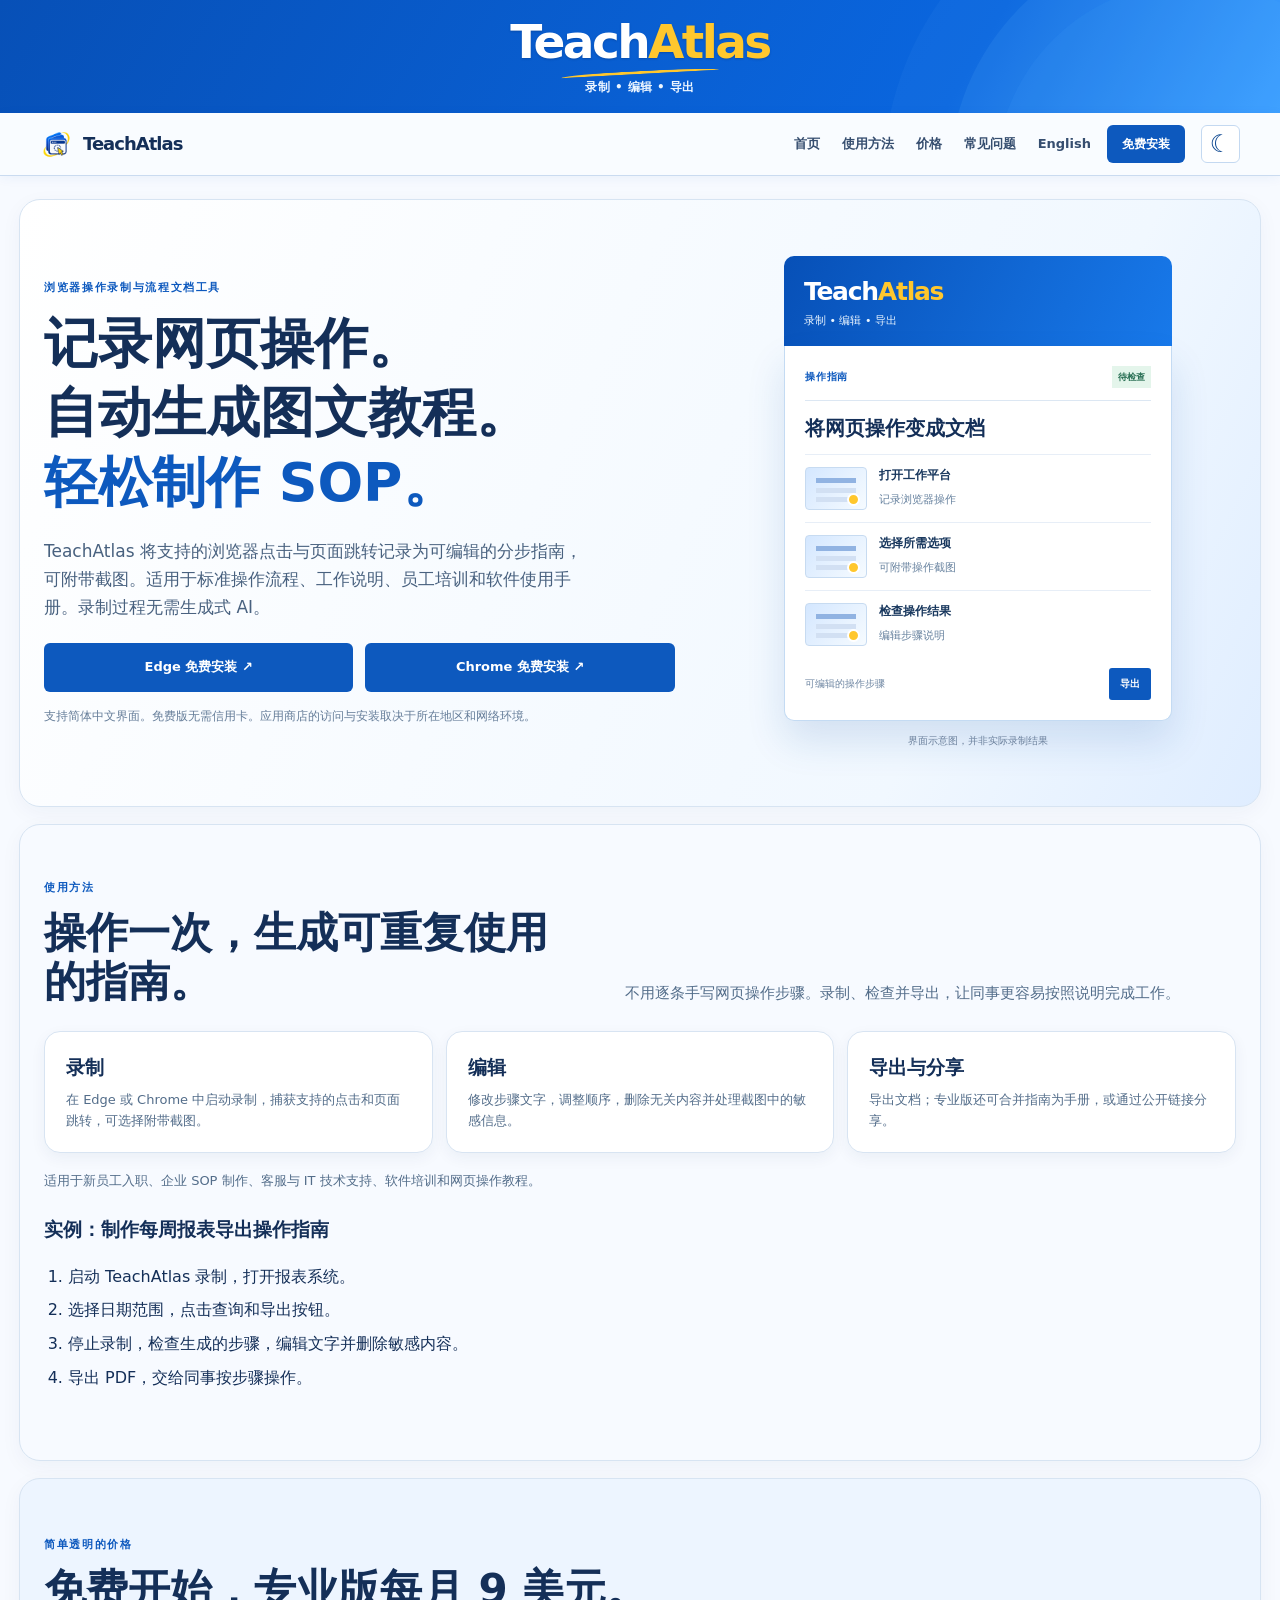
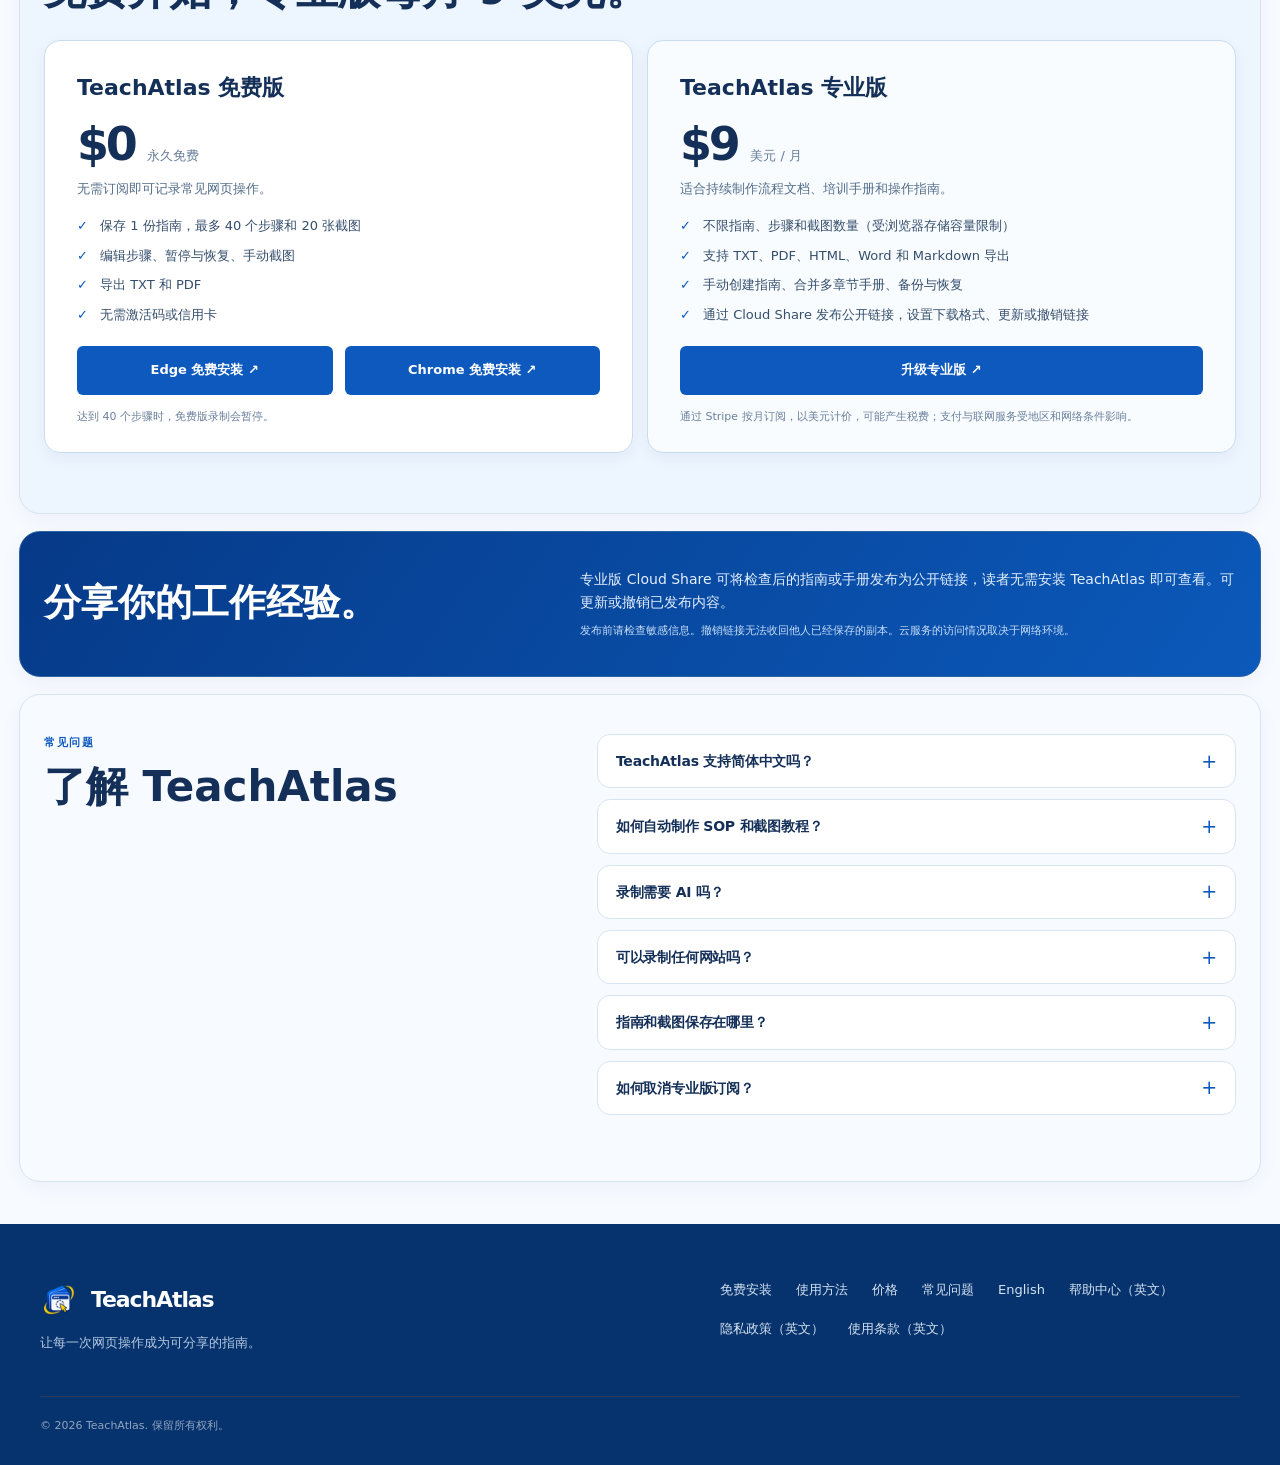
<file: zh-cn.html>
<!DOCTYPE html>
<html lang="zh-CN">
<head>
<meta charset="utf-8">
<meta name="viewport" content="width=device-width, initial-scale=1">
<meta name="description" content="TeachAtlas 是一款支持简体中文的浏览器扩展，将网页操作自动记录为可编辑的图文教程、标准操作流程（SOP）、工作说明和员工培训手册。支持 Microsoft Edge 和 Chrome，免费录制并导出 PDF。">
<meta name="robots" content="index, follow">
<meta name="google-site-verification" content="cXAoBAqtEDsNp_oUSElmo6HVXO2nb0mPOv6EMpAOVME">
<meta name="msvalidate.01" content="57614F9547BE0215F588A8FA9DD81752">
<link rel="icon" href="teachatlas-logo-transparent-192.png?v=20261122c" type="image/png">
<link rel="canonical" href="https://chx91.github.io/teachatlas-legal/zh-cn.html">
<link rel="alternate" hreflang="zh-CN" href="https://chx91.github.io/teachatlas-legal/zh-cn.html">
<link rel="alternate" hreflang="en" href="https://chx91.github.io/teachatlas-legal/home.html">
<link rel="alternate" hreflang="x-default" href="https://chx91.github.io/teachatlas-legal/home.html">
<meta property="og:type" content="website">
<meta property="og:locale" content="zh_CN">
<meta property="og:site_name" content="TeachAtlas">
<meta property="og:title" content="TeachAtlas 中文 | 浏览器操作录制、SOP制作与图文教程工具">
<meta property="og:description" content="TeachAtlas 是一款支持简体中文的浏览器扩展，将网页操作自动记录为可编辑的图文教程、标准操作流程（SOP）、工作说明和员工培训手册。支持 Microsoft Edge 和 Chrome，免费录制并导出 PDF。">
<meta property="og:url" content="https://chx91.github.io/teachatlas-legal/zh-cn.html">
<title>TeachAtlas 中文 | 浏览器操作录制、SOP制作与图文教程工具</title>
<script type="application/ld+json">{"@context":"https://schema.org","@type":"SoftwareApplication","name":"TeachAtlas","url":"https://chx91.github.io/teachatlas-legal/zh-cn.html","inLanguage":"zh-CN","applicationCategory":"BusinessApplication","operatingSystem":"Microsoft Edge, Google Chrome","description":"TeachAtlas 是一款支持简体中文的浏览器扩展，将网页操作自动记录为可编辑的图文教程、标准操作流程（SOP）、工作说明和员工培训手册。支持 Microsoft Edge 和 Chrome，免费录制并导出 PDF。","offers":{"@type":"Offer","price":"0","priceCurrency":"USD","description":"免费版可用，专业版每月9美元。"}}</script>
<style>
    :root {
      color-scheme: light;
      --ink:#13213a;
      --sub:#53627b;
      --blue:#265fe3;
      --blue-deep:#1649ba;
      --night:#0c1931;
      --sky:#cfe5fc;
      --paper:#f8f7f2;
      --white:#ffffff;
      --lemon:#ffdc59;
      --edge:#dce3eb;
      --serif:Georgia,"Times New Roman",serif;
    }
    *,*::before,*::after{box-sizing:border-box}
    html{scroll-behavior:smooth;scroll-padding-top:85px}
    body{margin:0;color:var(--ink);background:var(--paper);font-family:Inter,-apple-system,BlinkMacSystemFont,"Segoe UI",Arial,sans-serif;line-height:1.6;-webkit-font-smoothing:antialiased}
    button,input{font:inherit}
    a{color:inherit}
    a:focus-visible,button:focus-visible,summary:focus-visible{outline:3px solid #e0a400;outline-offset:4px}
    button{cursor:pointer}
    ::selection{background:#d2e1ff;color:#0c1931}
    .skip-link{position:absolute;z-index:1000;left:12px;top:-80px;padding:9px 14px;background:var(--lemon);color:var(--night);font-weight:800}
    .skip-link:focus{top:8px}
    .wrap{width:min(1200px,calc(100% - 48px));margin-inline:auto}
    .eyebrow{display:flex;align-items:center;gap:11px;margin:0 0 21px;font-size:11px;font-weight:800;letter-spacing:.16em;text-transform:uppercase}
    .eyebrow::before{content:"";width:21px;height:2px;background:currentColor;flex:0 0 auto}
    .light{color:#c9d7f8}
    .muted{color:var(--sub)}
    .visually-hidden{position:absolute!important;width:1px;height:1px;clip:rect(0,0,0,0);white-space:nowrap;overflow:hidden}
    /* A deliberately compact header on phones. */
    .header{position:sticky;top:0;z-index:50;background:rgba(248,247,242,.94);border-bottom:1px solid rgba(30,56,90,.12);backdrop-filter:blur(16px);-webkit-backdrop-filter:blur(16px)}
    .header-inner{min-height:76px;display:flex;align-items:center;justify-content:space-between;gap:18px}
    .brand{display:inline-flex;align-items:center;gap:11px;text-decoration:none;font-size:20px;font-weight:850;letter-spacing:-.055em;white-space:nowrap}
    .brand img{width:43px;height:43px;object-fit:contain}
    .nav{display:flex;align-items:center;gap:27px}
    .nav a:not(.nav-cta){font-size:13px;text-decoration:none;font-weight:650;color:#394966;transition:color .2s}
    .nav a:hover{color:var(--blue)}
    .nav-cta{font-size:13px;font-weight:800;padding:12px 19px;background:var(--night);color:#fff;text-decoration:none;white-space:nowrap;border-radius:4px;transition:background .2s,transform .2s}
    .nav-cta:hover{background:var(--blue);transform:translateY(-1px)}
    .menu-button{display:none;align-items:center;gap:9px;color:var(--night);background:transparent;border:1px solid var(--edge);padding:9px 12px;border-radius:5px;font-size:13px;font-weight:750}
    .menu-lines{display:inline-grid;gap:4px}
    .menu-lines i{height:2px;width:16px;background:currentColor;display:block}
    /* Hero */
    .hero{position:relative;isolation:isolate;overflow:hidden;background:var(--night);color:white}
    .hero::before{content:"";position:absolute;inset:-20% -25% auto auto;width:960px;height:960px;border:1px solid rgba(255,255,255,.07);border-radius:50%;box-shadow:0 0 0 150px rgba(255,255,255,.022),0 0 0 300px rgba(255,255,255,.018);z-index:-1}
    .hero::after{content:"";position:absolute;inset:auto 0 0;height:170px;background:linear-gradient(transparent,rgba(4,11,26,.22));pointer-events:none;z-index:-1}
    .hero-layout{min-height:670px;display:grid;grid-template-columns:1.03fr .97fr;align-items:center;gap:40px;padding-block:88px 105px}
    .hero-copy{position:relative;z-index:2}
    .hero h1{margin:0 0 28px;font-size:clamp(57px,7vw,101px);line-height:.99;font-weight:840;letter-spacing:-.077em}
    .hero h1 span{display:block}
    .hero h1 em{font-family:var(--serif);font-weight:400;letter-spacing:-.06em;color:var(--lemon);font-style:italic;white-space:nowrap}
    .hero-lead{font-size:clamp(17px,1.9vw,21px);max-width:565px;line-height:1.65;color:#d6e0f2;margin:0 0 31px}
    .hero-detail{font-size:13px;color:#a9bbd6;margin:19px 0 0}
    .hero-links{display:flex;align-items:center;gap:20px;flex-wrap:wrap}
    .button{display:inline-flex;justify-content:center;align-items:center;gap:14px;min-height:52px;padding:13px 23px;border-radius:4px;font-size:14px;font-weight:800;line-height:1.2;text-decoration:none;transition:transform .2s,background .2s,border-color .2s}
    .button:hover{transform:translateY(-2px)}
    .button-yellow{background:var(--lemon);color:var(--night)}
    .button-yellow:hover{background:#ffe78b}
    .button-blue{background:var(--blue);color:white}
    .button-blue:hover{background:var(--blue-deep)}
    .button-white{background:white;color:var(--night)}
    .arrow-link{font-size:13px;font-weight:750;text-decoration:none;display:inline-flex;align-items:center;gap:11px;border-bottom:1px solid currentColor;padding-bottom:5px}
    .arrow-link:hover{color:#83b5fa}
    /* Product art: drawn from the interface concept, not presented as an actual app screenshot. */
    .hero-art{position:relative;width:min(100%,550px);margin:0 auto;perspective:1100px}
    .hero-art::before{content:"";position:absolute;left:10%;right:6%;top:12%;bottom:11%;background:#215fe2;filter:blur(70px);opacity:.32;z-index:-1}
    .art-window{overflow:hidden;background:#f8fafc;color:var(--ink);border:1px solid #e2ebf5;border-radius:13px;box-shadow:0 32px 75px rgba(0,0,0,.32);transform:rotate(2deg)}
    .window-top{display:flex;align-items:center;gap:7px;background:#e9eff6;border-bottom:1px solid #dbe4ef;padding:13px 16px}
    .window-top i{width:7px;height:7px;background:#b9c8da;border-radius:50%}
    .window-address{font-size:10px;margin-inline:auto;color:#72839a;letter-spacing:.02em}
    .art-body{padding:27px}
    .art-topline{display:flex;align-items:center;justify-content:space-between;gap:15px}
    .art-signature{display:flex;align-items:center;gap:9px;font-weight:850;letter-spacing:-.035em}
    .art-signature img{width:31px;height:31px;object-fit:contain}
    .art-status{font-size:10px;color:#2f6b55;background:#dcf3e9;padding:4px 9px;border-radius:2px;font-weight:800}
    .art-kicker{color:#718099;font-size:10px;text-transform:uppercase;letter-spacing:.14em;font-weight:800;margin:24px 0 4px}
    .art-title{font-size:clamp(21px,2.4vw,31px);font-weight:850;line-height:1.18;letter-spacing:-.05em;margin:0 0 20px}
    .art-progress{height:2px;background:#d6e1ed;margin-bottom:23px;position:relative}
    .art-progress::before{content:"";display:block;width:69%;height:100%;background:var(--blue)}
    .art-instruction{display:grid;grid-template-columns:83px 1fr;gap:15px;align-items:center;padding:13px 0;border-bottom:1px solid #e5ecf3}
    .art-thumb{width:83px;height:56px;border-radius:5px;position:relative;overflow:hidden;background:linear-gradient(155deg,#d8e7ff,#fafcff);border:1px solid #d4e1f0}
    .art-thumb::before{content:"";position:absolute;left:11px;right:10px;top:13px;height:8px;background:#82a3dd;border-radius:2px;box-shadow:0 14px 0 #d1dff2,0 25px 0 #d1dff2}
    .art-thumb::after{content:"";width:19px;height:19px;position:absolute;right:13px;top:20px;background:#ffdb57;border:4px solid white;border-radius:50%;box-shadow:0 2px 9px #7187ad66}
    .art-line1{height:9px;width:92%;background:#203c6e;border-radius:2px;margin-bottom:10px}
    .art-line2{height:6px;width:66%;background:#c0cddf;border-radius:2px}
    .art-instruction:nth-of-type(2) .art-line1{width:81%}
    .art-instruction:nth-of-type(3) .art-line1{width:70%}
    .art-footer{display:flex;justify-content:space-between;align-items:center;gap:8px;margin-top:22px}
    .art-footer span{font-size:11px;color:#7b8ba1}
    .art-export{background:var(--blue);color:#fff;padding:9px 15px;font-size:11px;font-weight:800;border-radius:3px}
    .art-sticker{position:absolute;right:-21px;bottom:-22px;display:flex;flex-direction:column;gap:3px;background:var(--lemon);padding:16px 21px;box-shadow:0 20px 30px rgba(0,0,0,.15);transform:rotate(-8deg);color:#10244d}
    .art-sticker strong{font-size:28px;line-height:1;font-weight:900;letter-spacing:-.06em}
    .art-sticker span{font-size:11px;font-weight:750;letter-spacing:.02em}
    .art-note{font-size:11px;opacity:.62;margin:35px 0 0;text-align:center}
    /* Skinny marquee */
    /* Transitions between editorial chapters */
    section.chapter{padding:122px 0}
    .chapter-label{font-size:12px;font-weight:820;text-transform:uppercase;letter-spacing:.14em;color:var(--blue);margin:0 0 16px}
    h2{font-size:clamp(35px,4.8vw,65px);line-height:1.1;letter-spacing:-.065em;margin:0;font-weight:825}
    p{margin-top:0}
    .section-intro{font-size:17px;line-height:1.8;color:var(--sub);max-width:650px}
    .large-statement{display:grid;grid-template-columns:1fr 1fr;gap:80px;align-items:end}
    .large-statement h2{max-width:660px}
    .large-statement p{margin:0}
    .idea-grid{display:grid;grid-template-columns:repeat(3,1fr);gap:0;border-top:1px solid #bdc7d6;margin-top:66px}
    .idea{padding:34px 28px 12px 0;position:relative}
    .idea:not(:last-child){border-right:1px solid #d5dde6;margin-right:28px}
    .idea .small-mark{display:block;font-size:13px;letter-spacing:.04em;color:var(--blue);font-weight:800;margin-bottom:28px}
    .idea h3{font-size:24px;line-height:1.2;letter-spacing:-.04em;margin:0 0 14px}
    .idea p{color:var(--sub);font-size:14px;line-height:1.75}
    /* Use-case explorer: interactive without oversized buttons or bubbly cards */
    .use-cases{background:#eaf0f7;padding:116px 0 130px}
    .use-head{display:flex;align-items:end;justify-content:space-between;gap:34px;margin-bottom:62px}
    .use-head h2{max-width:730px}
    .use-head p{max-width:280px;margin:0;font-size:15px;color:var(--sub)}
    .use-stage{display:grid;grid-template-columns:260px 1fr;gap:65px;border-top:1px solid #b8c7d9;padding-top:22px}
    .use-tabs{display:flex;flex-direction:column;gap:0}
    .use-tab{display:flex;justify-content:space-between;align-items:center;width:100%;border:0;border-bottom:1px solid #bdcbdc;background:transparent;padding:21px 8px 21px 0;text-align:left;font-size:16px;font-weight:780;color:#617087}
    .use-tab[aria-selected="true"]{color:var(--blue)}
    .use-tab[aria-selected="true"]::after{content:"↗";font-size:22px}
    .use-tab:hover{color:var(--blue-deep)}
    .use-panel{min-height:300px;display:grid;grid-template-columns:1fr 190px;gap:35px;align-items:center}
    .use-panel-copy .index{font-size:12px;text-transform:uppercase;letter-spacing:.15em;color:#5b6f91;font-weight:800}
    .use-panel h3{font-size:clamp(31px,3.8vw,54px);line-height:1.12;letter-spacing:-.06em;margin:15px 0 19px}
    .use-panel p{font-size:16px;line-height:1.85;color:#4a5e7a;max-width:600px}
    .use-panel .use-graphic{height:180px;width:180px;border:1px solid #b6c8e0;border-radius:50%;display:grid;place-items:center;position:relative}
    .use-graphic::before,.use-graphic::after{content:"";position:absolute;border:1px solid #bdcfe4;inset:19px;border-radius:50%}
    .use-graphic::after{inset:38px}
    .use-graphic span{position:relative;z-index:1;font-family:var(--serif);font-size:73px;font-style:italic;color:var(--blue);line-height:1}
    /* Product feature ribbon */
    .feature-band{background:white;padding:116px 0}
    .feature-head{max-width:820px;margin-bottom:65px}
    .feature-head h2{margin-bottom:20px}
    .feature-list{border-top:1px solid var(--edge)}
    .feature-row{display:grid;grid-template-columns:.7fr 1.4fr .6fr;align-items:start;gap:32px;padding:28px 0;border-bottom:1px solid var(--edge)}
    .feature-row .category{font-size:11px;font-weight:800;text-transform:uppercase;letter-spacing:.13em;color:var(--blue)}
    .feature-row h3{font-size:clamp(19px,2.4vw,28px);line-height:1.22;letter-spacing:-.045em;margin:0 0 8px}
    .feature-row p{font-size:14px;color:var(--sub);margin:0;line-height:1.75}
    .feature-row .icon-arrow{text-align:right;font-size:25px;color:#a0aec3;font-weight:300}
    /* Cloud Share highlight */
    .cloud{background:var(--night);color:white;position:relative;overflow:hidden}
    .cloud-layout{padding:112px 0;display:grid;grid-template-columns:1fr .9fr;gap:75px;align-items:center}
    .cloud h2{max-width:660px;margin-bottom:25px}
    .cloud p{max-width:555px;color:#c9d7ea;font-size:16px;line-height:1.8}
    .cloud .cloud-footnote{font-size:12px;color:#90a6c5;margin:23px 0 0}
    .cloud-art{position:relative;min-height:300px;display:grid;place-items:center}
    .cloud-art::before{content:"";position:absolute;width:min(85%,360px);height:220px;border:1px solid #335275;border-radius:50%;transform:rotate(-28deg)}
    .cloud-art::after{content:"";position:absolute;width:290px;height:290px;border:1px solid rgba(255,255,255,.10);border-radius:50%}
    .share-preview{position:relative;z-index:2;background:#fff;color:var(--night);padding:23px;box-shadow:0 30px 80px #0005;width:min(100%,390px);transform:rotate(3deg)}
    .share-preview .share-top{display:flex;justify-content:space-between;align-items:center;gap:16px;font-size:11px;font-weight:800;color:var(--blue);padding-bottom:19px;border-bottom:1px solid #dce4ef}
    .share-preview h3{font-size:25px;letter-spacing:-.055em;margin:19px 0 10px}
    .share-preview p{font-size:12px;color:#53647c;line-height:1.65}
    .share-link{border:1px solid #cddbed;padding:12px;margin-top:25px;font-size:11px;color:#53647c;display:flex;justify-content:space-between;align-items:center;gap:7px}
    .share-chip{background:#e3f0ff;color:#1850b2;padding:5px 8px;font-size:10px;font-weight:800;white-space:nowrap}
    /* Simple flat plan comparison */
    .pricing{padding:120px 0;background:var(--paper)}
    .pricing-head{text-align:center;max-width:740px;margin:0 auto 54px}
    .pricing-head h2{margin-bottom:19px}
    .pricing-grid{display:grid;grid-template-columns:repeat(2,minmax(0,1fr));border:1px solid #d5dde7;background:white;overflow:hidden}
    .plan{padding:44px 48px 40px}
    .plan+.plan{border-left:1px solid #d5dde7}
    .plan-featured{background:#f0f5ff}
    .plan-top{display:flex;align-items:center;justify-content:space-between;gap:10px}
    .plan-top h3{font-size:25px;letter-spacing:-.05em;margin:0}
    .plan-label{font-size:10px;letter-spacing:.13em;text-transform:uppercase;font-weight:850;color:var(--blue)}
    .plan-price{margin:24px 0 8px;display:flex;gap:10px;align-items:baseline}
    .plan-price strong{font-size:clamp(47px,5vw,70px);font-weight:850;letter-spacing:-.08em;line-height:1}
    .plan-price span{font-size:14px;color:var(--sub)}
    .plan-summary{min-height:62px;font-size:14px;color:var(--sub);line-height:1.7}
    .plan ul{list-style:none;margin:29px 0 30px;padding:24px 0 0;border-top:1px solid #d4dce7;display:grid;gap:17px}
    .plan li{font-size:13px;line-height:1.6;display:grid;grid-template-columns:15px 1fr;gap:10px}
    .plan li::before{content:"✓";font-weight:900;color:var(--blue)}
    .plan .button{width:100%}
    .pricing-foot{max-width:940px;margin:23px auto 0;color:#697b91;font-size:12px;text-align:center;line-height:1.7}
    /* International reach */
    /* Resources and FAQ */
    .resources{background:white;padding:105px 0}
    .resource-head{display:flex;align-items:end;justify-content:space-between;gap:25px;margin-bottom:43px}
    .resource-links{display:grid;grid-template-columns:repeat(3,1fr);gap:0;border-top:1px solid #cbd5e2}
    .resource-links a{padding:27px 23px 25px 0;text-decoration:none;border-bottom:1px solid #cbd5e2}
    .resource-links a:not(:last-child){border-right:1px solid #d9e1e9;padding-right:24px;margin-right:24px}
    .resource-links a:hover h3{color:var(--blue)}
    .resource-links small{display:block;color:var(--blue);font-size:10px;font-weight:850;letter-spacing:.15em;text-transform:uppercase;margin-bottom:16px}
    .resource-links h3{font-size:21px;letter-spacing:-.05em;line-height:1.2;margin:0 0 10px}
    .resource-links p{font-size:13px;color:var(--sub);line-height:1.7;margin:0}
    .resource-links .resource-arrow{display:block;color:var(--blue);margin-top:19px;font-size:19px}
    .faq{padding:115px 0}
    .faq-layout{display:grid;grid-template-columns:.75fr 1.25fr;gap:65px}
    .faq h2{font-size:clamp(32px,4vw,56px)}
    .faq-list{border-top:1px solid #bcc8d7}
    details{border-bottom:1px solid #bcc8d7;padding:22px 0}
    summary{cursor:pointer;list-style:none;font-size:16px;font-weight:760;letter-spacing:-.015em;display:flex;align-items:center;justify-content:space-between;gap:14px}
    summary::-webkit-details-marker{display:none}
    summary::after{content:"+";font-size:26px;color:var(--blue);font-weight:350;line-height:1}
    details[open] summary::after{content:"−"}
    details p{color:var(--sub);font-size:14px;line-height:1.8;margin:14px 32px 2px 0}
    /* CTA and footer */
    .endcap{padding:100px 0;background:#dbeafa;position:relative;overflow:hidden}
    .endcap::before{content:"";position:absolute;width:360px;height:360px;border:1px solid #b6cceb;border-radius:50%;right:-80px;top:-145px;box-shadow:0 0 0 105px #ffffff23}
    .endcap-layout{position:relative;display:flex;justify-content:space-between;align-items:center;gap:45px}
    .endcap h2{font-size:clamp(38px,5vw,65px);max-width:730px}
    .endcap p{max-width:610px;margin:17px 0 0;color:#4c6280;font-size:16px}
    .endcap .button{white-space:nowrap}
    footer{background:var(--night);color:#b4c7df;padding:56px 0 30px}
    .footer-main{display:flex;justify-content:space-between;gap:40px;align-items:start}
    .footer-brand{display:flex;align-items:center;gap:12px;color:white;text-decoration:none;font-size:22px;font-weight:850;letter-spacing:-.05em}
    .footer-brand img{width:39px;height:39px}
    footer p{font-size:13px;max-width:340px;margin:14px 0 0}
    .footer-links{display:flex;flex-wrap:wrap;gap:18px 24px;max-width:520px}
    .footer-links a{text-decoration:none;color:#d4e1f0;font-size:13px}
    .footer-links a:hover{text-decoration:underline}
    .copyright{border-top:1px solid #2b3c58;margin-top:42px;padding-top:20px;font-size:11px;color:#92a5bf}
    /* Motion is supportive, not required to understand the page. */
    .reveal{transition:transform .65s cubic-bezier(.2,.8,.2,1),opacity .65s}
    .js-ready .reveal:not(.shown){transform:translateY(22px);opacity:0}
    @media(max-width:1050px){
      .hero-layout{gap:15px}
      .hero h1{font-size:clamp(54px,7vw,85px)}
      .nav{gap:17px}
      .nav a:not(.nav-cta){font-size:12px}
      .cloud-layout{gap:35px}
      .use-stage{gap:32px}
    }
    @media(max-width:780px){
      html{scroll-padding-top:70px}
      .header-inner{min-height:68px}
      .brand{font-size:19px}
      .brand img{width:38px;height:38px}
      .menu-button{display:inline-flex}
      .nav{position:absolute;left:0;right:0;top:100%;display:none;flex-direction:column;align-items:stretch;gap:0;background:#f8f7f2;border-bottom:1px solid var(--edge);box-shadow:0 12px 25px #0c193121;padding:8px 24px 20px}
      .nav.open{display:flex}
      .nav a{padding:12px 2px}
      .nav .nav-cta{text-align:center;margin-top:7px;padding:13px}
      .hero-layout{grid-template-columns:1fr;gap:48px;min-height:0;padding-block:73px 78px}
      .hero h1{font-size:clamp(53px,10vw,83px)}
      .hero-art{max-width:480px}
      .large-statement,.cloud-layout,.faq-layout{grid-template-columns:1fr;gap:28px}
      section.chapter,.feature-band,.use-cases,.resources,.pricing,.faq{padding:85px 0}
      .idea-grid{margin-top:46px}
      .use-head{display:block;margin-bottom:35px}
      .use-head h2{margin-bottom:16px}
      .use-stage{grid-template-columns:1fr;gap:30px}
      .use-tabs{flex-direction:row;overflow-x:auto;border-bottom:1px solid #bdcbdc}
      .use-tab{min-width:max-content;padding:13px 20px 16px 0;margin-right:22px;font-size:14px;border-bottom:0}
      .use-tab[aria-selected="true"]{box-shadow:inset 0 -3px var(--blue)}
      .use-tab[aria-selected="true"]::after{content:none}
      .use-panel{grid-template-columns:1fr 130px}
      .use-panel .use-graphic{width:125px;height:125px}
      .use-graphic span{font-size:51px}
      .cloud-art{min-height:275px}
      .endcap-layout{align-items:start;flex-direction:column;gap:26px}
      .pricing-grid{grid-template-columns:1fr}
      .plan+.plan{border-left:0;border-top:1px solid #d5dde7}
      .resource-links{grid-template-columns:1fr}
      .resource-links a:not(:last-child){border-right:0;padding-right:0;margin-right:0}
    }
    @media(max-width:520px){
      .wrap{width:min(100% - 36px,1200px)}
      .hero-layout{padding-top:57px}
      .hero h1{font-size:clamp(48px,11.9vw,67px);letter-spacing:-.073em}
      .hero-lead{font-size:16px}
      .hero-links{align-items:stretch;gap:22px}
      .hero-links .button{width:100%}
      .hero h1 em{white-space:normal}
      .art-body{padding:17px}
      .art-title{font-size:25px}
      .art-instruction{grid-template-columns:62px 1fr;gap:10px;padding:10px 0}
      .art-thumb{width:62px;height:47px}
      .art-sticker{right:-6px;bottom:-13px;padding:11px 13px}
      .art-sticker strong{font-size:22px}
      .art-sticker span{font-size:9px}
      .hero-art{width:calc(100% - 8px)}
      .idea-grid{display:block}
      .idea,.idea:not(:last-child){border-right:0;border-bottom:1px solid #d5dde6;margin-right:0;padding:27px 0}
      .idea:last-child{border-bottom:0}
      .idea .small-mark{margin-bottom:10px}
      .use-panel{grid-template-columns:1fr}
      .use-panel .use-graphic{display:none}
      .use-panel{min-height:260px}
      .feature-row{grid-template-columns:1fr 24px;gap:8px 13px}
      .feature-row .category{grid-column:1/-1}
      .feature-row .icon-arrow{grid-column:2;grid-row:2}
      .feature-row .feature-copy{grid-column:1;grid-row:2}
      .plan{padding:33px 25px}
      .pricing-head{margin-bottom:34px}
      .resource-head{display:block}
      .resource-head h2{margin-bottom:13px}
      .cloud-layout{padding:87px 0}
      .share-preview{padding:18px}
      .endcap{padding:76px 0}
      .footer-main{flex-direction:column}
    }
    @media(prefers-reduced-motion:reduce){
      html{scroll-behavior:auto}
      *,*::before,*::after{animation-duration:.01ms!important;transition-duration:.01ms!important;scroll-behavior:auto!important}
      .js-ready .reveal:not(.shown){transform:none;opacity:1}
    }
  

  /* Homepage banner adapted from the actual TeachAtlas 2.5.18 sidebar.
     The centered white/yellow wordmark and subtitle follow the release's branding. */
  :root{
    --ink:#142f58;--sub:#456080;--blue:#0d59be;--blue-deep:#063a88;
    --night:#063a88;--lemon:#ffc72d;--paper:#f7faff;--edge:#c8ddf5;--sky:#d8eaff;
  }
  .sidebar-brand-banner{
    min-height:132px;position:relative;overflow:hidden;isolation:isolate;
    display:flex;justify-content:center;align-items:center;
    background:linear-gradient(125deg,#0750b7 0%,#0a66df 76%,#3297ff 100%);
    color:#fff;border-bottom:3px solid rgba(255,255,255,.72);
  }
  .sidebar-banner-orbit{position:absolute;right:-120px;bottom:-265px;width:410px;height:410px;border-radius:50%;background:rgba(120,203,255,.18);box-shadow:0 0 0 47px rgba(130,210,255,.09),0 0 0 110px rgba(130,210,255,.045);pointer-events:none;z-index:-1}
  .sidebar-banner-center{text-align:center;display:flex;flex-direction:column;align-items:center;padding:20px 24px;min-width:0}
  .banner-wordmark{color:#fff;text-decoration:none;font-size:clamp(36px,4vw,51px);line-height:1.05;letter-spacing:-1.9px;font-weight:850;text-shadow:0 1px 2px #003c8855}
  .banner-wordmark span{color:#ffc72d}
  .banner-underline{display:block;width:190px;max-width:80%;height:7px;border-top:4px solid var(--lemon);border-radius:55% 55% 0 0;margin:5px auto 0;transform:rotate(-3deg)}
  .banner-tagline{font-family:"Trebuchet MS",Arial,sans-serif;margin:4px 0 0;font-weight:650;font-size:clamp(12px,1.5vw,16px);color:#f0f6ff;letter-spacing:.045em;white-space:nowrap}
  .header{box-shadow:0 2px 12px rgba(7,80,183,.075);background:rgba(248,252,255,.97);border-bottom:1px solid #cadbf0}
  .header-inner{min-height:63px}
  .brand{font-size:17px;letter-spacing:-.045em}
  .brand img{width:33px;height:33px}
  .nav-cta{background:var(--blue);border-radius:7px}
  .nav-cta:hover{background:var(--blue-deep)}
  .hero{color:var(--ink);background:radial-gradient(circle at 78% 38%,#c5e0ff 0,transparent 45%),linear-gradient(128deg,#f7fbff,#e6f3ff 55%,#d8eaff)}
  .hero::before{width:630px;height:630px;inset:auto -130px -340px auto;border-color:#97bee855;box-shadow:0 0 0 80px #579de508,0 0 0 180px #579de508}
  .hero::after{background:linear-gradient(transparent,#e9f4ff55);height:100px}
  .hero-layout{min-height:645px;padding-block:74px 85px;grid-template-columns:1.04fr .96fr}
  .hero h1{font-size:clamp(50px,6.7vw,85px);letter-spacing:-.072em}
  .hero h1 em{color:#1160cf}
  .hero-lead{color:#456080;font-size:clamp(16px,1.6vw,19px)}
  .hero-detail{color:#607996}
  .hero .eyebrow{color:#125ab6}
  .hero-links .button-yellow{background:var(--blue);color:#fff;box-shadow:0 9px 26px #0d59be2b}
  .hero-links .button-yellow:hover{background:var(--blue-deep)}
  .hero .arrow-link{color:var(--blue-deep)}
  .art-window{width:91%;background:#fff;transform:rotate(-2deg);border-color:#a6c9eb;box-shadow:0 25px 65px #18569c25}
  .hero-art::before{opacity:.19}
  .art-body{padding:24px}
  .art-sticker{display:none}
  .art-note{text-align:left;margin:23px 0 0;font-size:10px;color:#5c718a;opacity:1}
  .sidebar-mockup{position:absolute;width:53%;right:-8%;top:19%;transform:rotate(4deg);z-index:2;border-radius:13px;overflow:hidden;border:1px solid #a1c5e9;box-shadow:0 20px 40px #10396844;background:#eaf4ff}
  .sidebar-mockup-head{text-align:center;background:linear-gradient(125deg,#0750b7,#0a66df 76%,#3297ff);color:#fff;padding:15px 9px 11px}
  .sidebar-mockup-head strong{display:block;font:850 23px/1.07 "Trebuchet MS",Arial,sans-serif;letter-spacing:-.8px}
  .sidebar-mockup-head strong span{color:#ffc72d}
  .sidebar-mockup-head i{display:block;margin:5px auto 0;width:106px;height:5px;border-top:3px solid #ffc72d;border-radius:60%;transform:rotate(-3deg)}
  .sidebar-mockup-head small{display:block;font-size:9px;font-weight:650;color:#f0f6ff;margin-top:3px;white-space:nowrap}
  .sidebar-mockup-body{padding:18px 14px 21px;background:linear-gradient(160deg,#eef7ff,#dbeaff)}
  .mock-status{font-size:10px;font-weight:800;color:#235e5a;background:#e3f6ee;border:1px solid #bddecf;padding:7px;border-radius:5px}
  .status-dot{display:inline-block;width:7px;height:7px;border-radius:50%;background:#2eb27f;margin-right:3px}
  .mock-section{color:#164b8b;font-weight:850;font-size:10px;letter-spacing:.055em;margin:19px 0 7px}
  .mock-action{display:flex;justify-content:space-between;align-items:center;background:linear-gradient(#1374ef,#0252bd);color:#fff;padding:10px 12px;font-weight:750;font-size:12px;border-radius:6px}
  .mock-action span{color:#ffcf33}
  .mock-divider{height:1px;background:#bad1e8;margin:19px 0}
  .mock-export{padding:9px 12px;background:#d0e1f9;border:1px solid #b5cfe9;color:#164b8b;font-size:11px;font-weight:800;border-radius:5px}
  .use-cases{background:linear-gradient(135deg,#e0eeff,#f2f8ff)}
  .cloud{background:linear-gradient(125deg,#063a88,#0a5bc6 80%,#1074e8)}
  .cloud .eyebrow{color:#fff}
  .cloud p{color:#e2edfc}
  .cloud .cloud-footnote{color:#d7e6f7}
  .cloud-art::before,.cloud-art::after{border-color:#a9ccff44}
  .plan-featured{background:#edf5ff}
  .endcap{background:linear-gradient(125deg,#d8eaff,#f3faff)}
  footer{background:#06336d}
  @media(max-width:1050px){
    .sidebar-mockup{right:-3%}
    .hero h1{font-size:clamp(47px,6.3vw,77px)}
  }
  @media(max-width:780px){
    .sidebar-brand-banner{min-height:112px}
    .sidebar-banner-center{padding:17px 20px}
    .banner-wordmark{font-size:39px}
    .banner-tagline{font-size:12px}
    .header-inner{min-height:58px}
    .hero-layout{padding-block:65px 70px;gap:36px}
    .hero h1{font-size:clamp(51px,9vw,72px)}
    .hero-art{max-width:540px}
    .sidebar-mockup{right:1%;top:17%}
  }
  @media(max-width:520px){
    .sidebar-brand-banner{min-height:104px}
    .sidebar-banner-center{padding:14px 12px;align-items:center;width:100%}
    .banner-wordmark{font-size:33px;letter-spacing:-1.3px}
    .banner-underline{width:119px;height:5px;border-top-width:3px}
    .banner-tagline{font-size:10px;letter-spacing:0;white-space:normal;text-align:center}
    .hero h1{font-size:clamp(45px,11.1vw,59px)}
    .hero-lead{font-size:16px}
    .art-window{width:91%;transform:rotate(-1deg)}
    .art-body{padding:14px}
    .art-signature{font-size:13px}
    .art-status{font-size:7px}
    .art-title{font-size:20px;max-width:67%}
    .art-instruction{grid-template-columns:57px 1fr;gap:8px;padding:8px 0}
    .art-thumb{width:57px;height:40px}
    .art-footer{align-items:start}
    .art-footer span:first-child{max-width:62%}
    .sidebar-mockup{width:53%;right:-2%;top:16%}
    .sidebar-mockup-head{padding:10px 5px 8px}
    .sidebar-mockup-head strong{font-size:17px}
    .sidebar-mockup-head i{width:80px;margin-top:3px}
    .sidebar-mockup-head small{font-size:7px}
    .sidebar-mockup-body{padding:10px 7px 13px}
    .mock-status{font-size:8px;padding:5px}
    .mock-section{font-size:8px;margin:12px 0 5px}
    .mock-action,.mock-export{font-size:9px;padding:8px 6px}
    .mock-divider{margin:10px 0}
    .art-note{margin:20px 0 0}
  }

/* Compact homepage layout, November 22 redesign: real links are visibly links. */
.top-action{flex-shrink:0;display:inline-flex;align-items:center;justify-content:center;background:#0d59be;color:#fff;text-decoration:none;font-size:12px;font-weight:800;white-space:nowrap;padding:11px 15px;border-radius:6px}
.top-action:hover{background:#063a88}
.header-inner{gap:11px}
.header .brand{margin-right:auto}
.new-hero{background:linear-gradient(115deg,#fff,#f1f8ff 75%,#dfedff);overflow:hidden}
.new-hero-grid{display:grid;grid-template-columns:1.1fr .9fr;align-items:center;gap:45px;padding:67px 0 68px}
.new-kicker{font-size:11px!important;letter-spacing:.15em;text-transform:uppercase;font-weight:850;color:#0d59be;margin:0 0 12px}
.new-title{font-size:clamp(44px,5.6vw,72px);line-height:1.09;letter-spacing:-.067em;margin:0 0 19px}
.new-title span{display:block}.new-title span:last-child{color:#0d59be}
.new-lead{font-size:17px;color:#48617f;line-height:1.65;max-width:550px;margin:0 0 22px}
.new-actions{display:flex;flex-wrap:wrap;gap:10px}
.new-button{min-height:49px;display:inline-flex;align-items:center;justify-content:center;padding:11px 17px;text-align:center;border-radius:6px;font-size:13px;font-weight:800;text-decoration:none}
.new-button.primary{background:#0d59be;color:white}
.new-button.primary:hover{background:#063a88}
.new-button.secondary{background:#fff;border:1px solid #a4c0e0;color:#063a88}
.new-button.secondary:hover{background:#e6f3ff}
.new-small{font-size:12px;line-height:1.6;color:#657d99;margin:15px 0 0}
.new-small a{color:#0d59be;text-underline-offset:3px}
.new-preview{min-width:0;width:100%;max-width:388px;margin-inline:auto}
.new-preview-head{text-align:left;color:white;background:linear-gradient(115deg,#0750b7,#1879ea);border-radius:10px 10px 0 0;padding:16px 20px}
.new-preview-head strong{font-size:25px;letter-spacing:-.05em}.new-preview-head strong span{color:#ffc72d}
.new-preview-head small{display:block;font-size:11px;color:#eaf5ff}
.new-preview-body{background:#fff;border:1px solid #c4dbf3;border-top:0;padding:20px;border-radius:0 0 10px 10px;box-shadow:0 20px 38px #1755a524}
.new-preview-line{display:flex;justify-content:space-between;align-items:center;gap:10px;border-bottom:1px solid #dce7f3;padding:0 0 12px;margin-bottom:14px}
.new-preview-line span{font-size:10px;letter-spacing:.08em;color:#0d59be;font-weight:800}.new-preview-line b{font-size:9px;padding:4px 6px;background:#e4f5eb;color:#2a7055}
.new-preview-body h2{font-size:20px;line-height:1.3;letter-spacing:-.045em;margin:0 0 13px}
.new-sample{display:flex;gap:12px;align-items:center;border-top:1px solid #e7eef7;padding:11px 0}
.new-sample i{position:relative;width:62px;height:43px;flex:0 0 62px;border:1px solid #c7dbf1;background:linear-gradient(130deg,#d4e7ff,#f6fbff);border-radius:4px}
.new-sample i::before{content:"";position:absolute;left:10px;right:10px;top:10px;height:5px;background:#91b3e2;box-shadow:0 10px 0 #d2e0f3,0 19px 0 #d2e0f3}
.new-sample i::after{content:"";width:13px;height:13px;border:2px solid white;border-radius:50%;background:#ffc72d;position:absolute;right:6px;bottom:3px}
.new-sample p{margin:0}.new-sample strong{display:block;font-size:12px;color:#19385e}.new-sample small{font-size:11px;color:#66819e}
.new-preview-foot{display:flex;align-items:center;justify-content:space-between;gap:7px;margin-top:11px}.new-preview-foot span{font-size:10px;color:#6e86a2}.new-preview-foot b{font-size:10px;padding:8px 11px;background:#0d59be;color:white;border-radius:3px}
.new-preview-note{font-size:10px;text-align:center;color:#6b809c;margin:12px 0 0}
.new-how{padding:54px 0}
.new-intro{display:grid;grid-template-columns:1fr 1.12fr;gap:35px;align-items:end}
.new-how h2,.new-pricing h2,.new-resources h2,.new-faq h2{font-size:clamp(28px,3.5vw,42px);line-height:1.16;letter-spacing:-.06em}
.new-intro>p{font-size:15px;color:#536d8a;line-height:1.7;margin:0}
.new-process{display:grid;grid-template-columns:repeat(3,1fr);margin-top:30px;border-top:1px solid #d6e3f1;border-bottom:1px solid #d6e3f1}
.new-process>div{padding:20px 21px 21px 0}
.new-process>div+div{border-left:1px solid #d6e3f1;padding-left:21px}
.new-process h3{font-size:19px;margin:0 0 6px;letter-spacing:-.035em}
.new-process p,.new-uses{font-size:13px;color:#536d8a;line-height:1.65;margin:0}
.new-uses{margin-top:17px}
.new-pricing{background:#eff6ff;padding:57px 0 60px}
.new-pricing h2{margin-bottom:26px}
.new-plans{display:grid;grid-template-columns:repeat(2,minmax(0,1fr));border:1px solid #c8ddf2;border-radius:10px;overflow:hidden;background:#fff}
.new-plan{padding:29px 32px 26px;min-width:0}
.new-plan.pro{background:#fafdff;border-left:1px solid #c8ddf2}
.new-plan h3{font-size:22px;margin:0;letter-spacing:-.04em}
.new-price{font-size:46px;font-weight:850;letter-spacing:-.07em;line-height:1.1;margin:13px 0 10px}
.new-price small{font-size:13px;font-weight:500;letter-spacing:0;color:#647b98}
.new-plan-lead{font-size:13px;color:#536d8a;margin:0 0 16px}
.new-plan ul{list-style:none;padding:0;margin:0 0 22px;display:grid;gap:10px}
.new-plan li{display:grid;grid-template-columns:13px 1fr;gap:10px;font-size:13px;line-height:1.5;color:#354e6c}
.new-plan li::before{content:"✓";color:#0d59be;font-weight:900}
.new-plan .new-button{width:100%}
.new-note{font-size:11px;line-height:1.6;color:#697f9c;margin:13px 0 0}
.new-share{background:#063a88;color:#fff;padding:36px 0}
.new-share-grid{display:grid;grid-template-columns:1fr 1.3fr;align-items:center;gap:32px}
.new-share h2{font-size:clamp(26px,3vw,37px);color:white;letter-spacing:-.05em}
.new-share p{font-size:14px;line-height:1.7;color:#e5f0ff;margin:0}
.new-share small{display:block;font-size:11px;line-height:1.6;color:#c8dff8;margin-top:7px}
.new-resources{padding:46px 0}
.new-resources-grid,.new-faq-grid{display:grid;grid-template-columns:.9fr 1.1fr;gap:30px}
.new-real-links{display:grid;gap:10px;align-content:start}
.new-real-links a{font-size:14px;font-weight:750;color:#0d59be;text-decoration:underline;text-underline-offset:4px}
.new-real-links a:hover{color:#063a88}
.new-faq{padding:39px 0 55px;border-top:1px solid #dce8f3}
.new-faq-grid>div:last-child{border-top:1px solid #dce8f3}
.new-faq details{padding:12px 0;border:0;border-bottom:1px solid #dce8f3;background:transparent;border-radius:0}
.new-faq summary{list-style:none;cursor:pointer;font-size:14px;font-weight:750}
.new-faq summary::-webkit-details-marker{display:none}
.new-faq summary::after{content:"+";float:right;font-size:19px;font-weight:500;color:#0d59be}
.new-faq details[open] summary::after{content:"−"}
.new-faq details p{font-size:13px;line-height:1.7;color:#536d8a;margin:10px 0 0}
.new-faq details a{color:#0d59be;text-underline-offset:3px}
@media(max-width:780px){
  .header-inner{gap:8px}
  .nav{order:4}
  .top-action{margin-left:auto;padding:9px 12px;font-size:11px}
  .menu-button{order:3}
  .new-hero-grid{grid-template-columns:1fr;padding:41px 0 44px;gap:27px}
  .new-title{font-size:clamp(38px,8.8vw,60px)}
  .new-lead{font-size:16px}
  .new-preview{max-width:340px}
  .new-intro,.new-share-grid,.new-resources-grid,.new-faq-grid{grid-template-columns:1fr;gap:16px}
  .new-how{padding:39px 0}
  .new-pricing{padding:42px 0 47px}
  .new-share{padding:31px 0}
  .new-resources{padding:34px 0}
  .new-faq{padding:31px 0 42px}
}
@media(max-width:520px){
  .new-hero-grid{padding-top:35px}
  .new-title{font-size:clamp(37px,9vw,48px)}
  .new-actions .new-button{flex:1 1 auto;font-size:12px;padding:11px 9px}
  .new-process{display:block}
  .new-process>div,.new-process>div+div{border-left:0;padding:13px 0}
  .new-process>div+div{border-top:1px solid #dce8f3}
  .new-plans{grid-template-columns:1fr}
  .new-plan{padding:23px 22px}
  .new-plan.pro{border-left:0;border-top:1px solid #c8ddf2}
  .new-preview-body{padding:15px}
  .new-preview-head{padding:13px 16px}
  .brand{min-width:0}
  .brand span{font-size:15px}
}
@media(max-width:355px){.brand span{display:none}.new-title{font-size:35px}}

</style>
<style id="ta-home-separated-groups">
  /* Remove the old full-width strips behind the individual cards. */
  main#main .new-process,
  main#main .new-plans,
  html[data-ta-theme="dark"] main#main .new-process,
  html[data-ta-theme="dark"] main#main .new-plans{
    background:none!important;
    background-color:transparent!important;
    border:0!important;
    border-radius:0!important;
    box-shadow:none!important;
    padding:0!important;
    outline:0!important;
    overflow:visible!important;
  }
  main#main .new-process{
    display:grid;
    grid-template-columns:repeat(3,minmax(0,1fr));
    gap:18px;
  }
  main#main .new-plans{
    display:grid;
    grid-template-columns:repeat(2,minmax(0,1fr));
    gap:18px;
  }
  main#main .new-process>div,
  main#main .new-process>div+div,
  main#main .new-plans>.new-plan{
    border-radius:16px!important;
    box-shadow:0 5px 15px rgba(10,48,99,.055)!important;
  }
  html[data-ta-theme="dark"] main#main .new-process>div,
  html[data-ta-theme="dark"] main#main .new-process>div+div,
  html[data-ta-theme="dark"] main#main .new-plans>.new-plan{
    box-shadow:0 5px 16px rgba(0,0,0,.12)!important;
  }
  @media(max-width:780px){
    main#main .new-process,main#main .new-plans{
      grid-template-columns:1fr;
      gap:13px;
    }
  }
</style>
<style id="ta-home-rounded-cards">
  /* Match the Support Center's rounded-card system throughout the homepage. */
  main#main {
    display:flex;flex-direction:column;gap:17px;
    padding:23px 0 42px;
  }
  main#main > section{
    flex:none;width:min(1260px,calc(100% - 38px));margin-inline:auto;
    border:1px solid #d7e4f2;border-radius:21px;
    box-shadow:0 6px 21px rgba(9,48,98,.045);
    overflow:hidden;
  }
  main#main > .new-hero{
    background:linear-gradient(115deg,#fff,#f1f8ff 75%,#dfedff);
  }
  main#main .new-hero-grid{padding-block:56px 57px}
  main#main > .new-how,main#main > .new-resources,main#main > .new-faq{
    background:#f7faff;
  }
  main#main > .new-pricing{background:#edf5ff}
  main#main > .new-share{
    background:linear-gradient(125deg,#063a88,#0b59ba);
    border-color:#2c64a3;
  }
  /* Every "How it works" step is an individual card, not a continuous band. */
  main#main .new-process{
    display:grid;grid-template-columns:repeat(3,minmax(0,1fr));
    gap:13px;margin-top:25px;border:0;
  }
  main#main .new-process>div,
  main#main .new-process>div+div{
    border:1px solid #d8e4f2;border-radius:14px;
    background:#fff;padding:20px 21px;
    min-width:0;
  }
  /* Free and Pro use two distinct rounded panels. */
  main#main .new-plans{
    display:grid;gap:14px;
    border:0;border-radius:0;overflow:visible;
    background:transparent;
  }
  main#main .new-plan,main#main .new-plan.pro{
    border:1px solid #c8ddf2;border-radius:15px;
    background:#fff;
    box-shadow:0 4px 15px rgba(12,61,112,.04);
  }
  main#main .new-plan.pro{background:#f9fcff}
  /* Make useful links and FAQs look as polished as the plan cards. */
  main#main .new-real-links{gap:11px}
  main#main .new-real-links a{
    display:block;padding:12px 16px;
    border:1px solid #d8e4f2;border-radius:12px;
    background:#fff;text-decoration:underline;
  }
  main#main .new-real-links a:hover{
    background:#edf5ff;border-color:#b6d3f1;
  }
  main#main .new-faq-grid>div:last-child{border-top:0}
  main#main .new-faq details{
    margin:0 0 11px;padding:15px 18px;
    border:1px solid #d8e4f2;border-radius:13px;background:#fff;
  }
  main#main .new-faq summary{
    display:flex;align-items:center;justify-content:space-between;gap:12px;
  }
  main#main .new-faq summary::after{float:none;flex:0 0 auto}
  html[data-ta-theme="dark"] main#main > section{
    border-color:#355272!important;
    box-shadow:0 7px 20px rgba(0,0,0,.1)!important;
  }
  html[data-ta-theme="dark"] main#main .new-process>div,
  html[data-ta-theme="dark"] main#main .new-process>div+div,
  html[data-ta-theme="dark"] main#main .new-real-links a,
  html[data-ta-theme="dark"] main#main .new-faq details{
    background:#192e49!important;border-color:#395777!important;
    color:#edf5ff!important;
  }
  html[data-ta-theme="dark"] main#main .new-plans{background:transparent!important}
  html[data-ta-theme="dark"] main#main .new-plan{
    background:#192e49!important;border-color:#395777!important;
  }
  html[data-ta-theme="dark"] main#main .new-plan.pro{
    background:#1b3451!important;border-color:#456484!important;
  }
  html[data-ta-theme="dark"] main#main .new-real-links a:hover{
    background:#274667!important;
  }
  @media(max-width:780px){
    main#main{gap:13px;padding:15px 0 30px}
    main#main > section{width:calc(100% - 24px);border-radius:17px}
    main#main > section .wrap{width:calc(100% - 36px)}
    main#main .new-hero-grid{padding-block:37px 40px}
    main#main .new-process{grid-template-columns:1fr;gap:11px}
    main#main .new-process>div,main#main .new-process>div+div{
      padding:17px 19px;border:1px solid #d8e4f2;
    }
    main#main .new-plans{grid-template-columns:1fr;gap:12px}
    main#main .new-plan,main#main .new-plan.pro{
      border:1px solid #c8ddf2;border-radius:14px;
    }
    main#main .new-faq details{padding:14px 16px}
  }
  @media(max-width:520px){
    main#main .new-hero-grid{padding-top:34px}
    main#main .new-process>div,main#main .new-process>div+div{padding:15px 16px}
    main#main .new-plan{padding:23px 22px}
    main#main .new-plan.pro{border-top:1px solid #c8ddf2}
  }
</style>
<script>try{if(localStorage.getItem("ta_site_dark_mode")==="dark")document.documentElement.setAttribute("data-ta-theme","dark")}catch(_){}</script>
<link rel="stylesheet" href="teachatlas-site-header.css?v=20261122c">
<style>
html[lang="zh-CN"] body,html[lang="zh-CN"] main h1,html[lang="zh-CN"] main h2,html[lang="zh-CN"] main h3{font-family:"Microsoft YaHei","PingFang SC","Noto Sans CJK SC",system-ui,sans-serif;letter-spacing:0}
main#main .new-title{font-size:clamp(2rem,4.2vw,3.8rem);line-height:1.3}
main#main .zh-buttons{display:flex;flex-wrap:wrap;gap:12px}
main#main .zh-buttons .new-button{flex:1 1 145px;justify-content:center;text-align:center}
main#main .zh-example{margin-top:24px;max-width:800px}
main#main .zh-example ol{padding-inline-start:1.5em}
main#main .zh-example li{margin:8px 0}
</style>
</head>
<body>
<a class="ta-site-skip" href="#main">跳转到正文</a>
<div class="ta-site-banner" role="banner"><div class="ta-site-banner-inner">
<a class="ta-site-wordmark" href="zh-cn.html" aria-label="TeachAtlas 中文首页">Teach<span>Atlas</span></a><span class="ta-site-swoosh" aria-hidden="true"></span><p class="ta-site-tagline" lang="zh-CN">录制 • 编辑 • 导出</p>
</div></div>
<div class="ta-site-bar"><div class="ta-site-container">
<a class="ta-site-home" href="zh-cn.html"><img src="teachatlas-logo-transparent-192.png?v=20261122c" alt="" width="34" height="34"><span>TeachAtlas</span></a>
<nav class="ta-site-desktop-nav" aria-label="主导航"><a href="zh-cn.html">首页</a><a href="#how">使用方法</a><a href="#pricing">价格</a><a href="#faq">常见问题</a><a href="home.html" lang="en">English</a></nav>
<a class="ta-site-install" href="#install">免费安装</a>
<details class="ta-site-mobile-menu"><summary aria-label="打开菜单"><span class="ta-site-bars" aria-hidden="true">☰</span> 菜单</summary><nav class="ta-site-mobile-links" aria-label="移动端导航"><a href="zh-cn.html">首页</a><a href="#how">使用方法</a><a href="#pricing">价格</a><a href="#faq">常见问题</a><a href="home.html" lang="en">English</a></nav></details>
<button type="button" class="ta-site-theme-toggle" id="ta-theme-toggle" aria-label="切换深色模式" aria-pressed="false"><span class="ta-site-moon" aria-hidden="true">☾</span><span class="ta-site-sun" aria-hidden="true">☀</span></button>
</div></div>
<main id="main">
<section class="new-hero" id="install"><div class="wrap new-hero-grid">
<div class="new-hero-copy"><p class="new-kicker">浏览器操作录制与流程文档工具</p><h1 class="new-title"><span>记录网页操作。</span><span>自动生成图文教程。</span><span>轻松制作 SOP。</span></h1><p class="new-lead">TeachAtlas 将支持的浏览器点击与页面跳转记录为可编辑的分步指南，可附带截图。适用于标准操作流程、工作说明、员工培训和软件使用手册。录制过程无需生成式 AI。</p>
<div class="new-actions zh-buttons"><a class="new-button primary" href="https://microsoftedge.microsoft.com/addons/detail/teachatlas/kbogbmgbgedhblamfbkikjbmgakkadbg?hl=zh-CN">Edge 免费安装 ↗</a><a class="new-button primary" href="https://chromewebstore.google.com/detail/teachatlas/hfdninhgfekgelahihnpicfgckiepjgm?hl=zh-CN&amp;utm_source=teachatlas_website&amp;utm_medium=referral&amp;utm_campaign=zh_cn">Chrome 免费安装 ↗</a></div><p class="new-small">支持简体中文界面。免费版无需信用卡。应用商店的访问与安装取决于所在地区和网络环境。</p></div>
<div class="new-preview" role="img" aria-label="TeachAtlas 图文工作说明示意图，并非实际软件截图"><div class="new-preview-head"><strong>Teach<span>Atlas</span></strong><small>录制 • 编辑 • 导出</small></div><div class="new-preview-body"><div class="new-preview-line"><span>操作指南</span><b>待检查</b></div><h2>将网页操作变成文档</h2><div class="new-sample"><i aria-hidden="true"></i><p><strong>打开工作平台</strong><small>记录浏览器操作</small></p></div><div class="new-sample"><i aria-hidden="true"></i><p><strong>选择所需选项</strong><small>可附带操作截图</small></p></div><div class="new-sample"><i aria-hidden="true"></i><p><strong>检查操作结果</strong><small>编辑步骤说明</small></p></div><div class="new-preview-foot"><span>可编辑的操作步骤</span><b>导出</b></div></div><p class="new-preview-note">界面示意图，并非实际录制结果</p></div>
</div></section>
<section class="new-how" id="how"><div class="wrap"><div class="new-intro"><div><p class="new-kicker">使用方法</p><h2>操作一次，生成可重复使用的指南。</h2></div><p>不用逐条手写网页操作步骤。录制、检查并导出，让同事更容易按照说明完成工作。</p></div><div class="new-process"><div><h3>录制</h3><p>在 Edge 或 Chrome 中启动录制，捕获支持的点击和页面跳转，可选择附带截图。</p></div><div><h3>编辑</h3><p>修改步骤文字，调整顺序，删除无关内容并处理截图中的敏感信息。</p></div><div><h3>导出与分享</h3><p>导出文档；专业版还可合并指南为手册，或通过公开链接分享。</p></div></div><p class="new-uses">适用于新员工入职、企业 SOP 制作、客服与 IT 技术支持、软件培训和网页操作教程。</p><div class="zh-example"><h3>实例：制作每周报表导出操作指南</h3><ol><li>启动 TeachAtlas 录制，打开报表系统。</li><li>选择日期范围，点击查询和导出按钮。</li><li>停止录制，检查生成的步骤，编辑文字并删除敏感内容。</li><li>导出 PDF，交给同事按步骤操作。</li></ol></div></div></section>
<section class="new-pricing" id="pricing"><div class="wrap"><p class="new-kicker">简单透明的价格</p><h2>免费开始，专业版每月 9 美元。</h2><div class="new-plans"><article class="new-plan"><h3>TeachAtlas 免费版</h3><p class="new-price">$0 <small>永久免费</small></p><p class="new-plan-lead">无需订阅即可记录常见网页操作。</p><ul><li>保存 1 份指南，最多 40 个步骤和 20 张截图</li><li>编辑步骤、暂停与恢复、手动截图</li><li>导出 TXT 和 PDF</li><li>无需激活码或信用卡</li></ul><div class="new-actions zh-buttons"><a class="new-button primary" href="https://microsoftedge.microsoft.com/addons/detail/teachatlas/kbogbmgbgedhblamfbkikjbmgakkadbg?hl=zh-CN">Edge 免费安装 ↗</a><a class="new-button primary" href="https://chromewebstore.google.com/detail/teachatlas/hfdninhgfekgelahihnpicfgckiepjgm?hl=zh-CN&amp;utm_source=teachatlas_website&amp;utm_medium=referral&amp;utm_campaign=zh_cn">Chrome 免费安装 ↗</a></div><p class="new-note">达到 40 个步骤时，免费版录制会暂停。</p></article><article class="new-plan pro"><h3>TeachAtlas 专业版</h3><p class="new-price">$9 <small>美元 / 月</small></p><p class="new-plan-lead">适合持续制作流程文档、培训手册和操作指南。</p><ul><li>不限指南、步骤和截图数量（受浏览器存储容量限制）</li><li>支持 TXT、PDF、HTML、Word 和 Markdown 导出</li><li>手动创建指南、合并多章节手册、备份与恢复</li><li>通过 Cloud Share 发布公开链接，设置下载格式、更新或撤销链接</li></ul><a class="new-button primary" href="https://buy.stripe.com/aFa9AV1mReOg6xP44S2wU00">升级专业版 ↗</a><p class="new-note">通过 Stripe 按月订阅，以美元计价，可能产生税费；支付与联网服务受地区和网络条件影响。</p></article></div></div></section>
<section class="new-share"><div class="wrap new-share-grid"><h2>分享你的工作经验。</h2><div><p>专业版 Cloud Share 可将检查后的指南或手册发布为公开链接，读者无需安装 TeachAtlas 即可查看。可更新或撤销已发布内容。</p><small>发布前请检查敏感信息。撤销链接无法收回他人已经保存的副本。云服务的访问情况取决于网络环境。</small></div></div></section>
<section class="new-faq" id="faq"><div class="wrap new-faq-grid"><div><p class="new-kicker">常见问题</p><h2>了解 TeachAtlas</h2></div><div>
<details><summary>TeachAtlas 支持简体中文吗？</summary><p>支持简体中文界面。录制后的步骤文字可以手动编辑。</p></details>
<details><summary>如何自动制作 SOP 和截图教程？</summary><p>在受支持的浏览器中录制实际网页操作，检查生成的步骤和截图，再导出为文档。正式使用 SOP 前应补充适用的职责、审核和安全要求。</p></details>
<details><summary>录制需要 AI 吗？</summary><p>不需要生成式 AI 服务来记录支持的浏览器操作。</p></details>
<details><summary>可以录制任何网站吗？</summary><p>不能。浏览器权限、受保护页面和技术限制可能影响操作记录和截图。用户决定何时开始录制。</p></details>
<details><summary>指南和截图保存在哪里？</summary><p>通常保存在当前浏览器的本地存储中，不会自动跨浏览器同步。Cloud Share 是专业版可选的在线发布功能。</p></details>
<details><summary>如何取消专业版订阅？</summary><p>通过 <a href="https://billing.stripe.com/p/login/aFa9AV1mReOg6xP44S2wU00">Stripe 订阅管理页面</a>取消。卸载扩展不会自动取消订阅。详情见<a href="index.html#billing">账单条款（英文）</a>。</p></details>
</div></div></section>
</main>
<footer><div class="wrap"><div class="footer-main"><div><a class="footer-brand" href="zh-cn.html"><img src="teachatlas-logo-transparent-192.png?v=20261122c" alt="" width="39" height="39">TeachAtlas</a><p>让每一次网页操作成为可分享的指南。</p></div><nav class="footer-links" aria-label="页脚导航"><a href="#install">免费安装</a><a href="#how">使用方法</a><a href="#pricing">价格</a><a href="#faq">常见问题</a><a href="home.html" lang="en">English</a><a href="support.html">帮助中心（英文）</a><a href="index.html#privacy">隐私政策（英文）</a><a href="index.html#terms">使用条款（英文）</a></nav></div><div class="copyright">© 2026 TeachAtlas. 保留所有权利。</div></div></footer>
<script>(function(){var root=document.documentElement,toggle=document.getElementById("ta-theme-toggle");function render(dark){if(dark)root.setAttribute("data-ta-theme","dark");else root.removeAttribute("data-ta-theme");toggle.setAttribute("aria-pressed",String(dark));toggle.setAttribute("aria-label",dark?"切换浅色模式":"切换深色模式");toggle.title=dark?"切换浅色模式":"切换深色模式"}render(root.getAttribute("data-ta-theme")==="dark");toggle.addEventListener("click",function(){var dark=root.getAttribute("data-ta-theme")!=="dark";render(dark);try{localStorage.setItem("ta_site_dark_mode",dark?"dark":"light")}catch(_){}});window.addEventListener("storage",function(e){if(e.key==="ta_site_dark_mode")render(e.newValue==="dark")})})();</script>
</body></html>
</file>
<file: teachatlas-site-header.css>
/* Shared TeachAtlas site header — sidebar-inspired branding, all pages. */
.ta-site-skip{
  position:absolute;top:-90px;left:10px;z-index:1003;
  background:#ffc72d;color:#142f58;padding:9px 14px;
  font:800 13px/1.3 system-ui,-apple-system,"Segoe UI",Arial,sans-serif;
}
.ta-site-skip:focus{top:8px}
.ta-site-banner,.ta-site-bar,.ta-site-banner *, .ta-site-bar *{box-sizing:border-box}
.ta-site-banner{
  position:relative;isolation:isolate;display:flex;align-items:center;
  justify-content:center;overflow:hidden;min-height:106px;padding:17px 12px;
  color:white;text-align:center;
  background:linear-gradient(120deg,#0750b7 0%,#0a66df 75%,#3297ff 100%);
}
.ta-site-banner::before{
  content:"";position:absolute;right:-110px;bottom:-264px;width:395px;height:395px;
  border-radius:50%;background:rgba(120,203,255,.18);
  box-shadow:0 0 0 46px rgba(130,210,255,.09),0 0 0 112px rgba(130,210,255,.045);
  z-index:-1;pointer-events:none;
}
.ta-site-banner-inner{display:flex;flex-direction:column;align-items:center;min-width:0}
.ta-site-banner .ta-site-wordmark{
  color:#fff!important;text-decoration:none!important;background:transparent!important;
  border:0!important;border-radius:0!important;box-shadow:none!important;
  font:850 clamp(34px,4vw,47px)/1.07 system-ui,-apple-system,"Segoe UI",Arial,sans-serif;
  letter-spacing:-.055em;padding:0!important;margin:0!important;
  text-shadow:0 1px 2px rgba(0,40,98,.32);
}
.ta-site-banner .ta-site-wordmark span{color:#ffc72d}
.ta-site-swoosh{
  display:block;width:158px;max-width:74%;height:6px;
  border-top:3px solid #ffc72d;border-radius:65%;
  transform:rotate(-3deg);margin:4px auto 0;
}
.ta-site-banner .ta-site-tagline{
  margin:2px 0 0!important;padding:0!important;
  font:650 12px/1.4 system-ui,-apple-system,"Segoe UI",Arial,sans-serif;
  letter-spacing:.035em;color:#edf6ff!important;white-space:nowrap;
}
.ta-site-bar{
  position:sticky;top:0;z-index:1000;
  background:rgba(249,252,255,.98);border-bottom:1px solid #cadbf0;
  box-shadow:0 2px 11px rgba(7,80,183,.06);
  -webkit-backdrop-filter:blur(13px);backdrop-filter:blur(13px);
}
.ta-site-container{
  width:min(1200px,calc(100% - 38px));min-height:62px;margin:0 auto;
  display:flex;align-items:center;gap:16px;
}
.ta-site-bar .ta-site-home{
  display:inline-flex;align-items:center;gap:9px;flex:0 0 auto;margin-right:auto;
  padding:0!important;text-decoration:none!important;background:transparent!important;
  border:0!important;border-radius:0!important;
  color:#142f58!important;font:850 18px/1.2 system-ui,-apple-system,"Segoe UI",Arial,sans-serif;
  letter-spacing:-.055em;white-space:nowrap;
}
.ta-site-home img{width:34px;height:34px;object-fit:contain;display:block}
.ta-site-bar .ta-site-desktop-nav{
  display:flex!important;align-items:center;flex-wrap:nowrap;
  gap:22px!important;margin:0!important;padding:0!important;
  min-height:0!important;width:auto!important;background:none!important;
  border:0!important;box-shadow:none!important;
}
.ta-site-bar .ta-site-desktop-nav a{
  color:#364e6f!important;background:transparent!important;border:0!important;
  border-radius:0!important;box-shadow:none!important;
  padding:0!important;margin:0!important;white-space:nowrap;
  text-decoration:none!important;
  font:750 13px/1.35 system-ui,-apple-system,"Segoe UI",Arial,sans-serif;
}
.ta-site-bar .ta-site-desktop-nav a:hover{color:#0d59be!important}
.ta-site-bar .ta-site-install{
  display:inline-flex;align-items:center;justify-content:center;flex:0 0 auto;
  min-height:38px;padding:9px 15px!important;margin:0!important;
  color:#fff!important;background:#0d59be!important;border:0!important;
  border-radius:6px!important;text-align:center;text-decoration:none!important;
  font:850 12px/1.2 system-ui,-apple-system,"Segoe UI",Arial,sans-serif;
  white-space:nowrap;
}
.ta-site-bar .ta-site-install:hover{background:#063a88!important}
.ta-site-mobile-menu{display:none!important}
.ta-site-bar a:focus-visible,.ta-site-bar summary:focus-visible,.ta-site-banner a:focus-visible{
  outline:3px solid #dca900;outline-offset:3px;
}
@media(max-width:800px){
  .ta-site-container{min-height:58px;gap:9px}
  .ta-site-bar .ta-site-desktop-nav{display:none!important}
  .ta-site-bar .ta-site-home{font-size:16px}
  .ta-site-home img{width:31px;height:31px}
  .ta-site-bar .ta-site-install{min-height:36px;padding:8px 11px!important;font-size:11px}
  .ta-site-mobile-menu{display:block!important;position:static;margin:0!important;padding:0!important;border:0!important;background:transparent!important}
  .ta-site-mobile-menu>summary{
    cursor:pointer;list-style:none;display:flex!important;align-items:center;justify-content:center;
    min-height:36px;gap:7px;margin:0!important;padding:7px 10px!important;
    background:#fff!important;color:#063a88!important;
    border:1px solid #c4d9f1!important;border-radius:6px!important;
    font:800 12px/1.2 system-ui,-apple-system,"Segoe UI",Arial,sans-serif;
    white-space:nowrap;
  }
  .ta-site-mobile-menu>summary::-webkit-details-marker{display:none}
  .ta-site-mobile-menu>summary::after,.ta-site-mobile-menu[open]>summary::after{content:none!important;display:none!important}
  .ta-site-bars{font-size:17px;line-height:1}
  .ta-site-bar .ta-site-mobile-links{
    position:absolute;top:100%;left:0;right:0;
    display:flex!important;flex-direction:column;align-items:stretch;
    gap:0!important;margin:0!important;padding:8px 20px 14px!important;
    background:#f9fcff!important;border:0!important;border-bottom:1px solid #cadbf0!important;
    box-shadow:0 13px 26px rgba(14,51,92,.17)!important;
  }
  .ta-site-mobile-menu:not([open]) > .ta-site-mobile-links{display:none!important}
  .ta-site-bar .ta-site-mobile-links a{
    display:block!important;width:100%;margin:0!important;
    padding:11px 2px!important;border:0!important;border-radius:0!important;
    background:none!important;text-align:left!important;text-decoration:none!important;
    color:#142f58!important;font:750 14px/1.35 system-ui,-apple-system,"Segoe UI",Arial,sans-serif;
  }
  .ta-site-bar .ta-site-mobile-links a:hover{color:#0d59be!important}
}
@media(max-width:370px){
  .ta-site-container{width:calc(100% - 24px);gap:7px}
  .ta-site-bar .ta-site-home{font-size:0}
  .ta-site-home img{width:35px;height:35px}
  .ta-site-bar .ta-site-install{margin-left:auto!important}
}
@media(prefers-reduced-motion:reduce){.ta-site-bar{scroll-behavior:auto}}



/* Shared theme switch: immediately follows Menu on phones; rightmost on desktop. */
.ta-site-theme-toggle{
  order:5;display:inline-flex;align-items:center;justify-content:center;flex:0 0 39px;
  width:39px;height:38px;min-width:39px;padding:0;margin:0;
  border:1px solid #c4d9f1;border-radius:6px;background:#fff;
  color:#0a458f;cursor:pointer;line-height:1;
}
.ta-site-theme-toggle:hover{background:#e8f3ff}
.ta-site-theme-toggle:focus-visible{outline:3px solid #dca900;outline-offset:3px}
.ta-site-theme-toggle .ta-site-moon{font-size:24px;line-height:1}
.ta-site-theme-toggle .ta-site-sun{display:none;font-size:21px;line-height:1}
html[data-ta-theme="dark"] .ta-site-theme-toggle .ta-site-moon{display:none}
html[data-ta-theme="dark"] .ta-site-theme-toggle .ta-site-sun{display:inline}
@media(max-width:420px){
  .ta-site-bar .ta-site-home span{display:none}
  .ta-site-bar .ta-site-home img{width:34px;height:34px}
  .ta-site-container{gap:7px}
  .ta-site-theme-toggle{flex-basis:37px;min-width:37px;width:37px;height:36px}
}

/* Site-wide dark palette. The blue/yellow TeachAtlas banner remains unchanged. */
html[data-ta-theme="dark"]{
  color-scheme:dark;
  --ink:#f0f6ff;--sub:#c1d1e7;--text:#c1d1e7;--muted:#c1d1e7;
  --navy:#f0f6ff;--paper:#0d192b;--bg:#0d192b;--cream:#0d192b;
  --mist:#172a43;--pale:#182c45;--white:#162a43;--line:#334b68;--edge:#334b68;
}
html[data-ta-theme="dark"] body{background:#0d192b!important;color:#eef5ff!important}
html[data-ta-theme="dark"] main{background-color:#0d192b;color:#eef5ff}
html[data-ta-theme="dark"] main > section:not(.cta):not(.cloud):not(.new-share):not(.sharing):not(.endcap),
html[data-ta-theme="dark"] main > .hero,
html[data-ta-theme="dark"] main :is(.section.white,.section.mist,.white,.mist,.new-how,.new-resources,.new-faq,.new-pricing,.new-hero,.resources,.pricing,.faq,.use-cases,.feature-band){
  background:#101e32!important;color:#edf5ff!important;
}
html[data-ta-theme="dark"] main > section.new-hero,
html[data-ta-theme="dark"] main > section.hero,
html[data-ta-theme="dark"] main > .hero{
  background:linear-gradient(116deg,#12213a,#132e50)!important;
}
html[data-ta-theme="dark"] main > section.new-pricing{background:#152640!important}
html[data-ta-theme="dark"] main :is(
  .new-plans,.new-plan,.new-plan.pro,.new-preview-body,.new-process,.new-button.secondary,
  .card,.card.featured,.panel,.preview,.preview-step,.competitor,.feature,.fit,
  .how-card,.price,.anchor-pills a,.table-wrap,.steps li,pre.template,
  .note,.summary,.plan,.plan.pro,.two-plans .plan,.section,.data-table th,.data-table td,
  .store-links a,.btn.outline,.btn.ghost,.share-preview,.art-window,#result,#token,
  .faq-list,.new-faq details,.new-sample i,.matrix td,.matrix tr:nth-child(even) td
){
  background-color:#192e49!important;color:#eef5ff!important;
  border-color:#385270!important;box-shadow:none!important;
}
html[data-ta-theme="dark"] main :is(.new-plan.pro,.plan.pro){background-color:#1b3451!important}
html[data-ta-theme="dark"] main :is(.new-plans,.new-process,.new-faq details,.data-table,.matrix td,.new-sample,.feature-row,.idea-grid,.new-sample i){
  border-color:#385270!important;
}
html[data-ta-theme="dark"] main :is(h1,h2,h3,h4,summary,.new-price,.price .amount){
  color:#f0f6ff!important;
}
html[data-ta-theme="dark"] main :is(p,li,small,td,.section-intro,.lead,.subtle,.kind,.sources,.new-uses,.new-note,.new-fine,.new-plan-lead,.new-lead,.new-intro>p){
  color:#c2d3e9!important;
}
html[data-ta-theme="dark"] main :is(.new-title span:last-child,h1 em,.kicker,.new-kicker,.eyebrow,.chapter-label,.plan-label,.card .tag,.tag){
  color:#8ec4ff!important;
}
html[data-ta-theme="dark"] main a:not(.new-button):not(.btn):not(.button):not(.primary-link):not(.nav-cta){
  color:#9bcfff!important;
}
html[data-ta-theme="dark"] main :is(.new-button.primary,.btn.primary,.primary-link,.button-blue){
  color:white!important;background-color:#145fbe!important;
}
html[data-ta-theme="dark"] main :is(.new-button.secondary,.btn.outline,.btn.ghost){
  color:#eef5ff!important;background-color:#1c3857!important;border-color:#54789b!important;
}
html[data-ta-theme="dark"] main :is(.new-preview-head,.preview-bottom,.new-preview-foot b,.preview-step b,.how-num,.art-export){
  color:#fff!important;
}
html[data-ta-theme="dark"] main :is(.new-preview-line b,.preview-top span,.pill){
  background:#274a66!important;color:#eaf7ff!important;
}
html[data-ta-theme="dark"] main :is(.new-sample strong,.preview-step span,.new-preview-body h2,.preview-top strong){
  color:#f2f7ff!important;
}
html[data-ta-theme="dark"] main :is(.new-share,.cloud,.sharing,.cta){
  background:linear-gradient(120deg,#07386f,#0b54a6)!important;color:#fff!important;
}
html[data-ta-theme="dark"] main :is(.new-share,.cloud,.sharing,.cta) :is(h2,p,small,.lead){
  color:#e7f2ff!important;
}
html[data-ta-theme="dark"] main .cta .btn{
  background:#eaf4ff!important;color:#07376f!important;
}
html[data-ta-theme="dark"] main :is(.matrix th,.data-table th,thead){
  background-color:#154579!important;color:#fff!important;
}
html[data-ta-theme="dark"] main .matrix th:nth-child(2){background-color:#1559b7!important}
html[data-ta-theme="dark"] main :is(.price,.fit,.preview-label,.note,.sources){
  color:#c7d9f0!important;
}
html[data-ta-theme="dark"] :is(.ta-site-bar,.site-nav){
  background:#0e2138!important;border-color:#324e6d!important;
}
html[data-ta-theme="dark"] .ta-site-bar .ta-site-home{color:#eef6ff!important}
html[data-ta-theme="dark"] .ta-site-bar .ta-site-desktop-nav a{color:#dbe9ff!important}
html[data-ta-theme="dark"] .ta-site-bar .ta-site-desktop-nav a:hover{color:#95c9ff!important}
html[data-ta-theme="dark"] .ta-site-bar .ta-site-mobile-menu>summary,
html[data-ta-theme="dark"] .ta-site-theme-toggle{
  background:#1b3655!important;border-color:#486b91!important;color:#f0f7ff!important;
}
html[data-ta-theme="dark"] .ta-site-theme-toggle:hover{background:#27466a!important}
html[data-ta-theme="dark"] .ta-site-bar .ta-site-mobile-links{
  background:#102440!important;border-color:#365575!important;
}
html[data-ta-theme="dark"] .ta-site-bar .ta-site-mobile-links a{color:#ecf4ff!important}
html[data-ta-theme="dark"] .ta-site-bar .ta-site-mobile-links a:hover{color:#9ccfff!important}
html[data-ta-theme="dark"] .ta-site-bar .ta-site-install{background:#176bd0!important;color:white!important}
html[data-ta-theme="dark"] :is(.new-hero,.hero) .new-preview-note{color:#afc7e5!important}
/* Legal headings and navigation may have inline light-theme colors. */
html[data-ta-theme="dark"] body > .wrap > h1,
html[data-ta-theme="dark"] body > .wrap > p{color:#f0f6ff!important}
html[data-ta-theme="dark"] nav[aria-label="Legal information navigation"] a{
  background:#192e49!important;border-color:#3b5672!important;color:#a8d1ff!important;
}
html[data-ta-theme="dark"] footer{background:#07152a!important;color:#d2e2f7!important}
html[data-ta-theme="dark"] footer a{color:#b6d8ff!important}
html[data-ta-theme="dark"] #status{color:#d6e9ff!important}
html[data-ta-theme="dark"] button:not(.ta-site-theme-toggle):not(.menu-button):not(.new-button){
  border-color:#54789b;
}
/* Preserve legible printed/legal documents, regardless of the screen theme. */
@media print{
  html[data-ta-theme="dark"]{color-scheme:light}
  html[data-ta-theme="dark"] body,html[data-ta-theme="dark"] main,
  html[data-ta-theme="dark"] main > section,html[data-ta-theme="dark"] main .section{
    background:#fff!important;color:#000!important;
  }
  html[data-ta-theme="dark"] main :is(h1,h2,h3,p,li,td){color:#000!important}
  .ta-site-theme-toggle{display:none!important}
}

/* Resource accordions: keep FAQ cards and text high contrast in dark mode. */
html[data-ta-theme="dark"] main .section details{
  background:#192e49!important;
  border-color:#385270!important;
  color:#f0f6ff!important;
}
html[data-ta-theme="dark"] main .section details > summary{color:#f0f6ff!important}
html[data-ta-theme="dark"] main .section details > p{color:#c2d3e9!important}
</file>
<file: resources.css>
:root{--ink:#13294a;--blue:#1559b7;--deep:#0b397e;--gold:#ffd43b;--cream:#faf7f0;--mist:#edf4ff;--line:#dce5ef;--muted:#58687c}
*{box-sizing:border-box}html{scroll-behavior:smooth}body{margin:0;background:var(--cream);color:var(--ink);font:16px/1.7 Arial,Helvetica,sans-serif}a{color:var(--blue)}a:focus-visible,button:focus-visible{outline:3px solid #b98700;outline-offset:4px}
.wrap{width:min(1050px,92%);margin:auto}.nav{display:flex;justify-content:space-between;align-items:center;gap:16px;flex-wrap:wrap;min-height:78px}.site-header{background:#fff;border-bottom:1px solid var(--line)}.brand{display:inline-flex;align-items:center;gap:11px;text-decoration:none;color:var(--ink);font-size:24px;font-weight:900}.brand img{width:43px;height:43px}.nav-links{display:flex;flex-wrap:wrap;align-items:center;gap:17px}.nav-links a{font-size:14px;font-weight:700;text-decoration:none}.nav-links a:hover{text-decoration:underline}
.hero{padding:75px 0 65px;background:radial-gradient(circle at 93% 5%,rgba(255,212,59,.31),transparent 32%),var(--cream)}.eyebrow{color:var(--blue);font-size:12px;text-transform:uppercase;letter-spacing:1.5px;font-weight:900}.eyebrow:before{content:"";display:inline-block;background:var(--gold);width:9px;height:9px;margin-right:9px;border:2px solid var(--blue);border-radius:3px}h1,h2,h3,p{margin-top:0}h1{max-width:960px;font-size:clamp(38px,5.9vw,66px);line-height:1.08;letter-spacing:-2px;margin:20px 0}h1 em{font-style:normal;color:var(--blue)}h2{font-size:clamp(28px,3.4vw,40px);letter-spacing:-1px;line-height:1.17;margin-bottom:20px}h3{font-size:21px;line-height:1.3;margin-bottom:10px}.lead{color:var(--muted);font-size:19px;max-width:770px}.small{font-size:13px;color:var(--muted)}
.actions{display:flex;gap:12px;flex-wrap:wrap;margin:24px 0}.btn{display:inline-flex;align-items:center;justify-content:center;min-height:50px;padding:12px 20px;border-radius:11px;font-weight:800;font-size:15px;text-decoration:none;border:2px solid transparent;cursor:pointer;font-family:inherit}.btn.primary{background:var(--blue);color:#fff}.btn.ghost{background:#fff;color:var(--deep);border-color:#c7d9ec}.btn:hover{filter:brightness(.95)}
.section{padding:69px 0}.white{background:#fff}.mist{background:var(--mist)}.narrow{max-width:790px}.grid{display:grid;grid-template-columns:repeat(2,minmax(0,1fr));gap:19px}.cards3{display:grid;grid-template-columns:repeat(3,minmax(0,1fr));gap:17px}.card{background:#fff;border:1px solid var(--line);border-radius:17px;padding:26px;box-shadow:0 7px 20px rgba(19,41,74,.035)}.card p:last-child{margin-bottom:0}.card.featured{border:2px solid var(--blue)}.card .tag{font-size:11px;text-transform:uppercase;letter-spacing:.7px;color:var(--blue);font-weight:900}.panel{background:#fff;border:1px solid var(--line);border-radius:18px;padding:30px}.note{border-left:4px solid var(--gold);background:#fff;border-radius:5px;padding:18px 22px;margin:22px 0}.note p:last-child{margin:0}
table{border-collapse:collapse;width:100%;font-size:15px}th,td{padding:13px 15px;border-bottom:1px solid var(--line);text-align:left;vertical-align:top}thead{background:var(--deep);color:#fff}.tablewrap{overflow-x:auto;border:1px solid var(--line);border-radius:14px;background:#fff}
.steps{counter-reset:st;list-style:none;margin:25px 0;padding:0}.steps li{position:relative;margin:0 0 16px;padding:18px 20px 18px 64px;background:#fff;border:1px solid var(--line);border-radius:13px}.steps li:before{counter-increment:st;content:counter(st);position:absolute;left:17px;top:17px;width:31px;height:31px;display:grid;place-items:center;border-radius:8px;background:var(--gold);color:var(--deep);font-weight:900}.steps strong{display:block}.steps p{margin:5px 0 0;color:var(--muted)}
pre.template{white-space:pre-wrap;overflow-wrap:anywhere;padding:23px;background:#fff;color:var(--ink);border:1px solid var(--line);border-radius:13px;font:14px/1.75 ui-monospace,SFMono-Regular,Consolas,monospace;max-height:520px;overflow:auto}details{background:#fff;border:1px solid var(--line);border-radius:11px;padding:15px 21px;margin-bottom:11px}summary{font-weight:800;cursor:pointer}details p{font-size:15px;color:var(--muted);margin:12px 0 0}.cta{background:linear-gradient(120deg,var(--deep),var(--blue));color:#fff;padding:70px 0;text-align:center}.cta h2{color:#fff}.cta p{color:#e1edff;max-width:650px;margin:0 auto 17px}.cta .btn{background:#fff;color:var(--deep)}footer{background:#0c1d36;color:#d9e5f5;padding:30px 0;font-size:13px}footer .wrap{display:flex;justify-content:space-between;gap:20px;flex-wrap:wrap}footer a{color:#e7effc;margin-left:14px}
@media(max-width:750px){.grid,.cards3{grid-template-columns:1fr}.hero{padding:55px 0}.section{padding:55px 0}.nav{justify-content:center}.nav-links{justify-content:center;gap:12px}.actions .btn{flex:1 1 220px}}
@media(max-width:430px){.card,.panel{padding:21px}.hero .lead{font-size:17px}h1{letter-spacing:-1.2px}.btn{width:100%}.actions{display:block}.actions .btn{margin-bottom:10px}}
@media print{.site-header,.actions,.cta,footer,#copy-action,.no-print{display:none!important}.section{padding:22px 0}body{background:#fff;color:#000}.card,.panel{box-shadow:none}pre.template{max-height:none;overflow:visible}h1{font-size:36px}}
</file>
